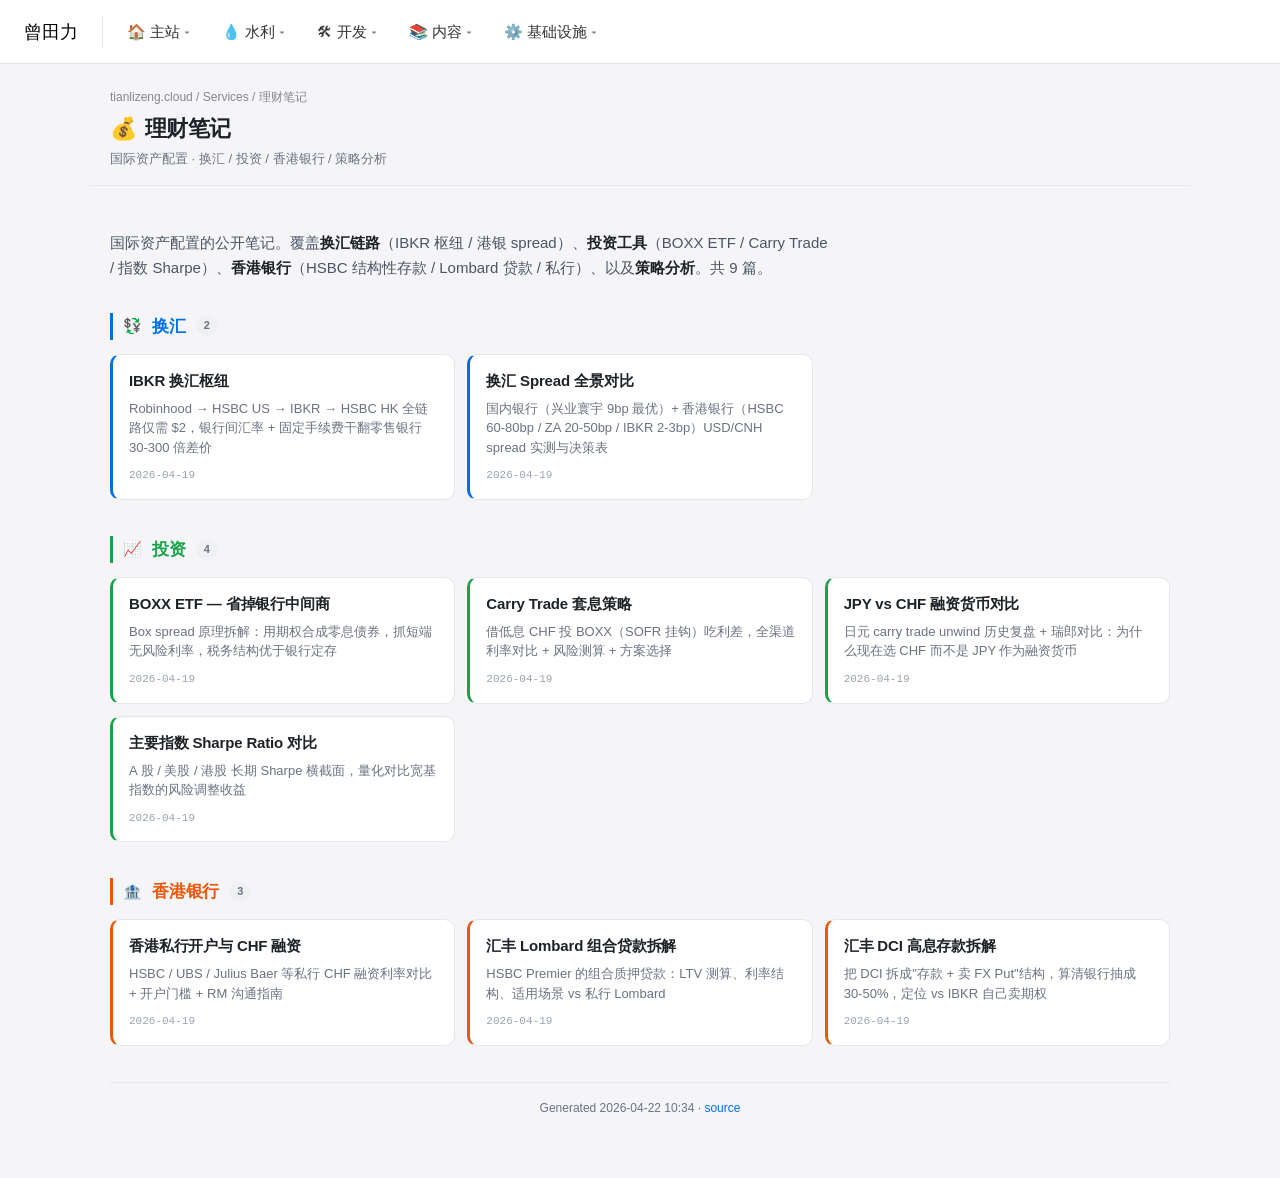
<file: site/index.html>
<!DOCTYPE html>
<html lang="zh-CN">
<head>
<meta charset="utf-8">
<meta name="viewport" content="width=device-width,initial-scale=1">
<title>理财笔记 — tianlizeng.cloud</title>
<meta name="description" content="国际资产配置笔记 · 换汇 / 投资 / 香港银行 / 策略分析">
<style>
/* tianlizeng.cloud 站群统一站内样式 (SSOT)
 * 来源：~/Dev/devtools/lib/templates/site-content.css
 * 编辑这里 → /site-content-refresh 同步到所有消费者站
 * 视觉对标：services 页 (~/Dev/website/components/service-dashboard.tsx)
 */

/* ===== 页面骨架 ===== */
body.tlz-page {
  background: #f5f5f7;
  color: #1d1d1f;
  font-family: -apple-system, BlinkMacSystemFont, 'PingFang SC', 'Helvetica Neue', Helvetica, Arial, sans-serif;
  margin: 0;
}

.tlz-container {
  max-width: 1280px;
  margin: 0 auto;
  padding: 0 24px 48px;
}
@media (min-width: 768px) {
  .tlz-container { padding: 0 32px 48px; }
}

/* ===== Stats bar（统计条，site-header 之下）===== */
.tlz-stats-bar {
  display: flex; flex-wrap: wrap; align-items: center; justify-content: center;
  gap: 16px;
  margin: 24px 0 32px;
  font-size: 14px; color: #86868b;
}
.tlz-stats-bar > * { display: inline-flex; align-items: center; gap: 6px; }
.tlz-stats-bar strong { color: #1d1d1f; font-weight: 500; }

/* ===== Search box ===== */
.tlz-search-wrap {
  position: relative;
  width: 100%; max-width: 448px;
  margin: 0 auto 32px;
}
.tlz-search {
  width: 100%; box-sizing: border-box;
  padding: 10px 16px 10px 40px;
  background: rgba(255,255,255,0.5);
  -webkit-backdrop-filter: blur(20px);
  backdrop-filter: blur(20px);
  border: 1px solid rgba(255,255,255,0.6);
  border-radius: 12px;
  font: 14px/1.4 inherit;
  color: #1d1d1f; outline: none;
  transition: border-color 0.15s, box-shadow 0.15s;
}
.tlz-search:focus {
  border-color: rgba(0,113,227,0.3);
  box-shadow: 0 0 0 3px rgba(0,113,227,0.20);
}
.tlz-search::placeholder { color: rgba(134,134,139,0.6); }

/* ===== Filter buttons ===== */
.tlz-filters { display: flex; flex-wrap: wrap; gap: 8px; justify-content: center; margin-bottom: 24px; }
.tlz-btn {
  padding: 6px 14px;
  background: rgba(255,255,255,0.5);
  -webkit-backdrop-filter: blur(20px);
  backdrop-filter: blur(20px);
  border: 1px solid rgba(255,255,255,0.6);
  border-radius: 999px;
  font: 13px/1 inherit; color: #6b7280;
  cursor: pointer;
  transition: all 0.15s;
}
.tlz-btn:hover { background: rgba(255,255,255,0.7); color: #1d1d1f; }
.tlz-btn.active { background: #1f2328; color: #fff; border-color: #1f2328; }

/* ===== Section（一个分组）===== */
.tlz-section { margin-bottom: 40px; }
.tlz-section-title {
  display: flex; align-items: center; gap: 8px;
  margin-bottom: 16px;
  font-size: 18px; font-weight: 600; color: #1d1d1f;
}
.tlz-section-title .tlz-icon { font-size: 20px; line-height: 1; }
.tlz-section-title .tlz-count { font-size: 12px; color: #86868b; font-weight: 400; margin-left: 4px; }

/* ===== Grid ===== */
.tlz-grid {
  display: grid;
  grid-template-columns: 1fr;
  gap: 8px;
}
@media (min-width: 768px) {
  .tlz-grid { grid-template-columns: 1fr 1fr; }
}

/* ===== Card（玻璃卡片，所有 list item 都用这个）===== */
.tlz-card {
  display: flex; align-items: center; gap: 12px;
  background: rgba(255,255,255,0.5);
  -webkit-backdrop-filter: blur(20px);
  backdrop-filter: blur(20px);
  border: 1px solid rgba(255,255,255,0.6);
  border-radius: 12px;
  padding: 12px 16px;
  text-decoration: none; color: inherit;
  transition: all 0.2s;
}
.tlz-card:hover {
  background: rgba(255,255,255,0.7);
  box-shadow: 0 4px 12px rgba(0,0,0,0.06);
}
.tlz-card-body { min-width: 0; flex: 1; }
.tlz-card-header { display: flex; align-items: center; gap: 8px; }
.tlz-card-name {
  font-size: 14px; font-weight: 500; color: #1d1d1f;
  overflow: hidden; text-overflow: ellipsis; white-space: nowrap;
}
.tlz-card-meta {
  font-size: 10px; color: #86868b;
  font-family: ui-monospace, SFMono-Regular, Menlo, monospace;
  flex-shrink: 0;
}
.tlz-card-desc {
  font-size: 12px; color: #86868b;
  margin-top: 2px;
  overflow: hidden; text-overflow: ellipsis; white-space: nowrap;
}
.tlz-card-tail { display: flex; align-items: center; gap: 8px; flex-shrink: 0; }

/* Card 行式变体（logs 时间线用）*/
.tlz-card--row .tlz-card-body { display: grid; grid-template-columns: 100px 1fr; gap: 12px; align-items: baseline; }
.tlz-card--row .tlz-card-meta { font-size: 12px; }

/* ===== Status dot ===== */
.tlz-dot { width: 10px; height: 10px; border-radius: 50%; flex-shrink: 0; display: inline-block; }
.tlz-dot--ok { background: #34c759; }
.tlz-dot--bad { background: #ff3b30; }
.tlz-dot--warn { background: #ff9500; }
.tlz-dot--unknown { background: #d2d2d7; }

/* ===== Tag chip ===== */
.tlz-tag {
  display: inline-block;
  background: rgba(0,0,0,0.06); color: #495057;
  font-size: 10px; font-weight: 500;
  padding: 1px 7px; border-radius: 4px;
  margin-right: 4px;
}

/* ===== Lock icon (CF Access 标识) ===== */
.tlz-lock {
  display: inline-block; width: 12px; height: 12px;
  vertical-align: middle; opacity: 0.5;
}

/* ===== Footer ===== */
.tlz-footer {
  text-align: center; color: #86868b; font-size: 12px;
  margin-top: 48px; padding: 24px 0;
  border-top: 1px solid rgba(0,0,0,0.05);
}
.tlz-footer a { color: #0071e3; text-decoration: none; }
.tlz-footer a:hover { text-decoration: underline; }

/* ===== Hidden helper ===== */
.tlz-hidden { display: none !important; }


:root{--bg:#f5f5f7;--card:#fff;--border:#e5e7eb;--text:#1f2328;--muted:#6b7280;--accent:#0071E3;}
*{margin:0;padding:0;box-sizing:border-box;}
body{background:var(--bg);color:var(--text);font:400 15px/1.6 -apple-system,BlinkMacSystemFont,'PingFang SC','Helvetica Neue',Helvetica,Arial,sans-serif;min-height:100vh;}
.tlz-container{max-width:1100px;margin:0 auto;padding:24px 20px 60px;}
a{color:var(--accent);}


.intro{max-width:720px;margin:20px 0 32px;color:#4b5563;font-size:15px;line-height:1.7;}
.intro strong{color:#1f2328;}
.group{margin-bottom:36px;}
.group-title{display:flex;align-items:center;gap:10px;margin-bottom:14px;padding-left:10px;border-left:3px solid var(--c);}
.group-title h2{font-size:17px;font-weight:700;letter-spacing:-0.01em;color:var(--c);}
.group-title .count{background:#eef0f2;color:var(--muted);font-size:11px;font-weight:600;padding:1px 8px;border-radius:10px;}
.grid{display:grid;grid-template-columns:repeat(auto-fill,minmax(300px,1fr));gap:12px;}
.card{background:var(--card);border:1px solid var(--border);border-left:3px solid var(--c);border-radius:10px;padding:14px 16px;transition:box-shadow .15s,transform .15s;text-decoration:none;color:inherit;display:flex;flex-direction:column;gap:6px;}
.card:hover{box-shadow:0 6px 16px rgba(0,0,0,.07);transform:translateY(-1px);}
.card .title{font-size:15px;font-weight:600;letter-spacing:-0.01em;color:#1f2328;}
.card .abstract{font-size:13px;color:var(--muted);line-height:1.5;}
.card .meta{font-size:11px;color:#9ca3af;font-family:ui-monospace,monospace;margin-top:auto;padding-top:4px;}
footer{margin-top:36px;padding-top:16px;border-top:1px solid var(--border);text-align:center;color:var(--muted);font-size:12px;}
footer a{text-decoration:none;}

</style>
</head>
<body>
<style>
  /* ============================================================
     Mega Menu · HSBC-style unified light (R7.2)
     - Brand bar 64px · 单色浅灰 panel 全 4 列等宽
     - hover 触发 · 150ms 延迟关闭 · display:none 默认严格隐藏
     - html/body overflow-x:hidden 防横滚兜底
  ============================================================ */

  :root {
    --tlz-bg-panel:       #F5F5F5;
    --tlz-text-primary:   #111111;
    --tlz-text-secondary: #333333;
    --tlz-border-subtle:  #E5E5E5;
    --tlz-border-divider: #E0E0E0;
    --tlz-badge-border:   #BFBFBF;
    --tlz-badge-text:     #6B7177;
    --tlz-accent:         #D40000;
  }

  html, body { overflow-x: hidden; }
  body { padding-top: 64px !important; }

  .tlz-nav-stack {
    position: fixed; top: 0; left: 0; right: 0; z-index: 9999;
    font: 400 15px/1 -apple-system, BlinkMacSystemFont, 'PingFang SC', 'Helvetica Neue', sans-serif;
  }

  /* ===== Brand bar ===== */
  .tlz-nav {
    height: 64px;
    background: #FFFFFF;
    border-bottom: 1px solid var(--tlz-border-subtle);
    display: flex; align-items: center;
  }
  .tlz-nav-inner {
    max-width: 1280px; width: 100%; margin: 0 auto;
    padding: 0 24px; display: flex; align-items: center;
    min-width: 0;
  }
  .tlz-nav-brand {
    font-weight: 500; font-size: 18px; color: #000;
    text-decoration: none; transition: color 0.12s;
    flex-shrink: 0;
  }
  .tlz-nav-brand:hover { color: var(--tlz-accent); }
  .tlz-nav-sep { width: 1px; height: 32px; background: var(--tlz-border-subtle); margin: 0 24px; flex-shrink: 0; }

  .tlz-nav-triggers { display: flex; align-items: center; gap: 32px; flex: 1; min-width: 0; }
  .tlz-nav .mega-trigger {
    background: transparent; border: 0;
    font: inherit; font-size: 15px; font-weight: 400;
    color: var(--tlz-text-secondary);
    padding: 8px 0; cursor: pointer;
    display: inline-flex; align-items: center; gap: 4px;
    transition: color 0.12s; white-space: nowrap;
  }
  .tlz-nav .mega-trigger::after {
    content: "\25be"; font-size: 12px; opacity: 0.6;
    transition: transform 0.18s ease-out;
  }
  .tlz-nav .mega-trigger:hover { color: #000; }
  .tlz-nav .mega-trigger[aria-expanded="true"] { color: #000; font-weight: 500; }
  .tlz-nav .mega-trigger[aria-expanded="true"]::after { transform: rotate(180deg); }
  .tlz-nav .mega-trigger.current { color: #000; font-weight: 500; }

  /* ===== Mega Panel · 默认完全隐藏 ===== */
  .tlz-mega-panel {
    position: fixed; top: 64px; left: 0; right: 0;
    background: var(--tlz-bg-panel);
    display: none;
    max-height: calc(100vh - 64px);
    overflow-y: auto;
    box-shadow: 0 8px 16px -8px rgba(0,0,0,0.08);
  }
  .tlz-mega-panel[data-open="true"] { display: block; }

  /* 内部 max-width 1280px 居中 · 4 列等宽 */
  .tlz-mega-inner {
    max-width: 1280px; width: 100%;
    margin: 0 auto;
    padding: 40px 48px;
    display: grid;
    grid-template-columns: repeat(4, minmax(0, 1fr));
    gap: 0;
    min-height: 320px;
  }

  .tlz-mega-col {
    padding: 0 24px;
    border-right: 1px solid var(--tlz-border-divider);
    min-width: 0;
  }
  .tlz-mega-col:first-child { padding-left: 0; }
  .tlz-mega-col:last-child { border-right: 0; padding-right: 0; }

  /* Group */
  .tlz-mega-group { margin-bottom: 24px; }
  .tlz-mega-group:last-child { margin-bottom: 0; }
  .tlz-mega-group h3 {
    font-size: 15px; font-weight: 600; color: var(--tlz-text-primary);
    margin: 0 0 12px;
  }
  .tlz-mega-group ul { list-style: none; padding: 0; margin: 0; }
  .tlz-mega-group a {
    display: inline-flex; align-items: center; gap: 8px;
    color: var(--tlz-text-secondary); text-decoration: none;
    font-size: 14px; font-weight: 400; line-height: 28px;
    transition: color 0.12s;
  }
  .tlz-mega-group a:hover { color: var(--tlz-accent); }

  /* CF badge（统一浅灰规格） */
  .tlz-mega-group .cf-badge {
    height: 18px; padding: 0 6px;
    display: inline-flex; align-items: center;
    font-size: 10px; font-weight: 500; letter-spacing: 0.05em;
    color: var(--tlz-badge-text);
    background: transparent;
    border: 1px solid var(--tlz-badge-border);
    border-radius: 3px;
    flex-shrink: 0;
  }

  /* Hamburger */
  .tlz-nav-hamburger {
    display: none; background: transparent; border: 0;
    color: var(--tlz-text-secondary); padding: 8px; margin-left: auto;
    cursor: pointer; font-size: 20px;
  }

  /* ===== 响应式 ===== */
  @media (max-width: 1023px) {
    .tlz-mega-inner {
      grid-template-columns: repeat(2, minmax(0, 1fr));
      padding: 32px 24px;
    }
    .tlz-mega-col:nth-child(2n) { border-right: 0; padding-right: 0; }
    .tlz-mega-col:nth-child(n+3) {
      padding-top: 24px; margin-top: 24px;
      border-top: 1px solid var(--tlz-border-divider);
    }
    .tlz-mega-col:nth-child(3) { padding-left: 0; }
  }

  @media (max-width: 768px) {
    body { padding-top: 56px !important; }
    .tlz-nav { height: 56px; }
    .tlz-nav-inner { padding: 0 16px; }
    .tlz-nav-sep { display: none; }
    .tlz-nav-triggers { display: none; }
    .tlz-nav-hamburger { display: inline-flex; }

    .tlz-nav-stack[data-mobile-open="true"] .tlz-nav-triggers {
      display: flex; flex-direction: column; align-items: stretch;
      position: fixed; top: 56px; left: 0; right: 0; bottom: 0;
      background: #FFFFFF;
      padding: 0; gap: 0; overflow-y: auto; z-index: 10000;
    }
    .tlz-nav-stack[data-mobile-open="true"] .mega-trigger {
      width: 100%; justify-content: space-between;
      padding: 16px 20px; border-radius: 0;
      border-bottom: 1px solid var(--tlz-border-subtle);
      font-size: 16px;
    }

    .tlz-mega-panel {
      top: 56px; max-height: calc(100vh - 56px);
      position: static; box-shadow: none;
    }
    .tlz-mega-inner {
      grid-template-columns: 1fr;
      padding: 16px 20px;
    }
    .tlz-mega-col {
      padding: 0 !important;
      border-right: 0 !important;
      border-top: 0 !important;
      margin-top: 16px !important;
    }
    .tlz-mega-col:first-child { margin-top: 0 !important; }
  }
</style>
<div class="tlz-nav-stack" data-mobile-open="false">
<nav class="tlz-nav" aria-label="站群导航"><div class="tlz-nav-inner">
  <a class="tlz-nav-brand" href="https://tianlizeng.cloud/" data-site="home">曾田力</a>
  <div class="tlz-nav-sep" aria-hidden="true"></div>
  <div class="tlz-nav-triggers" role="menubar">
    <button class="mega-trigger" data-cat="home" role="menuitem" aria-haspopup="menu" aria-expanded="false" aria-controls="mega-panel-home">🏠 主站</button>
    <button class="mega-trigger" data-cat="hydro" role="menuitem" aria-haspopup="menu" aria-expanded="false" aria-controls="mega-panel-hydro">💧 水利</button>
    <button class="mega-trigger" data-cat="dev" role="menuitem" aria-haspopup="menu" aria-expanded="false" aria-controls="mega-panel-dev">🛠 开发</button>
    <button class="mega-trigger" data-cat="content" role="menuitem" aria-haspopup="menu" aria-expanded="false" aria-controls="mega-panel-content">📚 内容</button>
    <button class="mega-trigger" data-cat="infra" role="menuitem" aria-haspopup="menu" aria-expanded="false" aria-controls="mega-panel-infra">⚙️ 基础设施</button>
  </div>
  <button class="tlz-nav-hamburger" aria-label="菜单" aria-expanded="false" data-toggle="mobile">☰</button>
</div></nav>
<div class="tlz-mega-panel" data-for="home" id="mega-panel-home" role="menu" aria-label="🏠 主站" data-open="false">
  <div class="tlz-mega-inner">
    <div class="tlz-mega-col">
      <div class="tlz-mega-group">
        <h3>关于</h3>
        <ul>
          <li><a href="https://tianlizeng.cloud/about" role="menuitem"><span>关于我</span></a></li>
          <li><a href="https://tianlizeng.cloud/projects" role="menuitem"><span>作品</span></a></li>
          <li><a href="https://tianlizeng.cloud/research" role="menuitem"><span>研究</span></a></li>
          <li><a href="https://tianlizeng.cloud/blog" role="menuitem"><span>博客</span></a></li>
          <li><a href="https://tianlizeng.cloud/life" role="menuitem"><span>生活</span></a></li>
        </ul>
      </div>
    </div>
    <div class="tlz-mega-col">
      <div class="tlz-mega-group">
        <h3>入口</h3>
        <ul>
          <li><a href="https://tianlizeng.cloud/services" role="menuitem"><span>服务总览</span></a></li>
          <li><a href="https://stack.tianlizeng.cloud" role="menuitem"><span>Stack</span></a></li>
          <li><a href="https://cmds.tianlizeng.cloud" role="menuitem"><span>CC Docs</span><span class="cf-badge">CF</span></a></li>
          <li><a href="https://dashboard.tianlizeng.cloud" role="menuitem"><span>Dashboard</span></a></li>
          <li><a href="https://dashboard.tianlizeng.cloud/auggie" role="menuitem"><span>Auggie</span></a></li>
          <li><a href="https://tianlizeng.cloud/search" role="menuitem"><span>搜索</span></a></li>
        </ul>
      </div>
    </div>
    <div class="tlz-mega-col">
    </div>
    <div class="tlz-mega-col">
    </div>
  </div>
</div>
<div class="tlz-mega-panel" data-for="hydro" id="mega-panel-hydro" role="menu" aria-label="💧 水利" data-open="false">
  <div class="tlz-mega-inner">
    <div class="tlz-mega-col">
      <div class="tlz-mega-group">
        <h3>主平台</h3>
        <ul>
          <li><a href="https://hydro.tianlizeng.cloud" role="menuitem"><span>Hydro Toolkit</span></a></li>
        </ul>
      </div>
    </div>
    <div class="tlz-mega-col">
      <div class="tlz-mega-group">
        <h3>水资源/调度</h3>
        <ul>
          <li><a href="https://hydro-annual.tianlizeng.cloud" role="menuitem"><span>水资源年报</span></a></li>
          <li><a href="https://hydro-reservoir.tianlizeng.cloud" role="menuitem"><span>水库群调度</span></a></li>
          <li><a href="https://hydro-district.tianlizeng.cloud" role="menuitem"><span>河区调度</span></a></li>
        </ul>
      </div>
    </div>
    <div class="tlz-mega-col">
      <div class="tlz-mega-group">
        <h3>评估/编码</h3>
        <ul>
          <li><a href="https://hydro-efficiency.tianlizeng.cloud" role="menuitem"><span>水效评估</span></a></li>
          <li><a href="https://hydro-geocode.tianlizeng.cloud" role="menuitem"><span>地理编码</span></a></li>
          <li><a href="https://hydro-capacity.tianlizeng.cloud" role="menuitem"><span>纳污能力</span></a></li>
        </ul>
      </div>
    </div>
    <div class="tlz-mega-col">
      <div class="tlz-mega-group">
        <h3>风险/降雨</h3>
        <ul>
          <li><a href="https://hydro-risk.tianlizeng.cloud" role="menuitem"><span>风险图数据</span></a></li>
          <li><a href="https://hydro-rainfall.tianlizeng.cloud" role="menuitem"><span>降雨径流</span></a></li>
          <li><a href="https://hydro-irrigation.tianlizeng.cloud" role="menuitem"><span>灌溉需水</span></a></li>
        </ul>
      </div>
    </div>
  </div>
</div>
<div class="tlz-mega-panel" data-for="dev" id="mega-panel-dev" role="menu" aria-label="🛠 开发" data-open="false">
  <div class="tlz-mega-inner">
    <div class="tlz-mega-col">
      <div class="tlz-mega-group">
        <h3>子域服务</h3>
        <ul>
          <li><a href="https://dashboard.tianlizeng.cloud" role="menuitem"><span>Repo Dashboard</span></a></li>
          <li><a href="https://cclog.tianlizeng.cloud" role="menuitem"><span>CC 会话日志</span></a></li>
          <li><a href="https://logs.tianlizeng.cloud" role="menuitem"><span>Logs</span><span class="cf-badge">CF</span></a></li>
          <li><a href="https://dockit.tianlizeng.cloud" role="menuitem"><span>Dockit</span></a></li>
          <li><a href="https://stack.tianlizeng.cloud" role="menuitem"><span>Stack</span><span class="cf-badge">CF</span></a></li>
          <li><a href="https://cmds.tianlizeng.cloud" role="menuitem"><span>CC Docs</span><span class="cf-badge">CF</span></a></li>
          <li><a href="https://playbooks.tianlizeng.cloud" role="menuitem"><span>Playbooks</span><span class="cf-badge">CF</span></a></li>
        </ul>
      </div>
    </div>
    <div class="tlz-mega-col">
      <div class="tlz-mega-group">
        <h3>工具库</h3>
        <ul>
          <li><a href="https://github.com/zengtianli/cc-configs" role="menuitem"><span>cc-configs</span></a></li>
          <li><a href="https://github.com/zengtianli/devtools" role="menuitem"><span>devtools</span></a></li>
          <li><a href="https://github.com/zengtianli/doctools" role="menuitem"><span>doctools</span></a></li>
          <li><a href="https://github.com/zengtianli/mactools" role="menuitem"><span>mactools</span></a></li>
          <li><a href="https://github.com/zengtianli/clashx" role="menuitem"><span>clashx</span></a></li>
        </ul>
      </div>
    </div>
    <div class="tlz-mega-col">
      <div class="tlz-mega-group">
        <h3>Raycast / 配置</h3>
        <ul>
          <li><a href="https://github.com/zengtianli/raycast" role="menuitem"><span>raycast</span></a></li>
          <li><a href="https://github.com/zengtianli/configs" role="menuitem"><span>configs</span></a></li>
        </ul>
      </div>
    </div>
    <div class="tlz-mega-col">
    </div>
  </div>
</div>
<div class="tlz-mega-panel" data-for="content" id="mega-panel-content" role="menu" aria-label="📚 内容" data-open="false">
  <div class="tlz-mega-inner">
    <div class="tlz-mega-col">
      <div class="tlz-mega-group">
        <h3>日志 / 知识</h3>
        <ul>
          <li><a href="https://logs.tianlizeng.cloud" role="menuitem"><span>Logs</span><span class="cf-badge">CF</span></a></li>
          <li><a href="https://docs.tianlizeng.cloud" role="menuitem"><span>知识库</span><span class="cf-badge">CF</span></a></li>
          <li><a href="https://audiobook.tianlizeng.cloud" role="menuitem"><span>有声书</span></a></li>
          <li><a href="https://cclog.tianlizeng.cloud" role="menuitem"><span>CC 会话</span></a></li>
          <li><a href="https://playbooks.tianlizeng.cloud" role="menuitem"><span>Playbooks</span><span class="cf-badge">CF</span></a></li>
        </ul>
      </div>
    </div>
    <div class="tlz-mega-col">
      <div class="tlz-mega-group">
        <h3>投资</h3>
        <ul>
          <li><a href="https://assets.tianlizeng.cloud" role="menuitem"><span>理财笔记</span></a></li>
          <li><a href="https://cc-options.tianlizeng.cloud" role="menuitem"><span>QQQ CC Dashboard</span><span class="cf-badge">CF</span></a></li>
        </ul>
      </div>
    </div>
    <div class="tlz-mega-col">
    </div>
    <div class="tlz-mega-col">
    </div>
  </div>
</div>
<div class="tlz-mega-panel" data-for="infra" id="mega-panel-infra" role="menu" aria-label="⚙️ 基础设施" data-open="false">
  <div class="tlz-mega-inner">
    <div class="tlz-mega-col">
      <div class="tlz-mega-group">
        <h3>监控 / 自动化</h3>
        <ul>
          <li><a href="https://status.tianlizeng.cloud" role="menuitem"><span>Uptime Kuma</span><span class="cf-badge">CF</span></a></li>
          <li><a href="https://n8n.tianlizeng.cloud" role="menuitem"><span>n8n</span><span class="cf-badge">CF</span></a></li>
        </ul>
      </div>
    </div>
    <div class="tlz-mega-col">
      <div class="tlz-mega-group">
        <h3>代理</h3>
        <ul>
          <li><a href="https://proxy.tianlizeng.cloud" role="menuitem"><span>OAuth Proxy</span><span class="cf-badge">CF</span></a></li>
          <li><a href="https://panel.tianlizeng.cloud" role="menuitem"><span>Marzban</span></a></li>
          <li><a href="https://sub.tianlizeng.cloud" role="menuitem"><span>Marzban 订阅</span></a></li>
        </ul>
      </div>
    </div>
    <div class="tlz-mega-col">
      <div class="tlz-mega-group">
        <h3>WEBHOOK</h3>
        <ul>
          <li><a href="https://webhook.tianlizeng.cloud" role="menuitem"><span>Webhook</span></a></li>
        </ul>
      </div>
    </div>
    <div class="tlz-mega-col">
    </div>
  </div>
</div>
</div>
<script>(function(){
  var stack=document.querySelector('.tlz-nav-stack');
  if(!stack)return;
  var triggers=stack.querySelectorAll('.mega-trigger');
  var panels=stack.querySelectorAll('.tlz-mega-panel');
  var hamburger=stack.querySelector('.tlz-nav-hamburger');
  var activeKey=null,hideTimer=null;
  function hideAll(){
    panels.forEach(function(p){p.setAttribute('data-open','false');});
    triggers.forEach(function(t){t.setAttribute('aria-expanded','false');});
    activeKey=null;
  }
  function show(k){
    if(hideTimer){clearTimeout(hideTimer);hideTimer=null;}
    if(activeKey===k)return;
    hideAll();
    var t=stack.querySelector('.mega-trigger[data-cat="'+k+'"]');
    var p=stack.querySelector('.tlz-mega-panel[data-for="'+k+'"]');
    if(!t||!p)return;
    t.setAttribute('aria-expanded','true');
    p.setAttribute('data-open','true');
    activeKey=k;
  }
  function schedHide(){if(hideTimer)clearTimeout(hideTimer);hideTimer=setTimeout(hideAll,160);}
  triggers.forEach(function(t){
    var k=t.getAttribute('data-cat');
    t.addEventListener('mouseenter',function(){show(k);});
    t.addEventListener('click',function(e){e.preventDefault();if(activeKey===k)hideAll();else show(k);});
    t.addEventListener('mouseleave',schedHide);
  });
  panels.forEach(function(p){
    p.addEventListener('mouseenter',function(){if(hideTimer){clearTimeout(hideTimer);hideTimer=null;}});
    p.addEventListener('mouseleave',schedHide);
  });
  document.addEventListener('click',function(e){if(!stack.contains(e.target))hideAll();});
  document.addEventListener('keydown',function(e){if(e.key==='Escape')hideAll();});
  if(hamburger){
    hamburger.addEventListener('click',function(){
      var open=stack.getAttribute('data-mobile-open')==='true';
      stack.setAttribute('data-mobile-open',open?'false':'true');
      hamburger.setAttribute('aria-expanded',open?'false':'true');
      if(open)hideAll();
    });
  }
  // current highlight
  var host=location.hostname;
  var noCur=["hammerspoon.tianlizeng.cloud", "audiobook.tianlizeng.cloud", "auggie.tianlizeng.cloud", "proxy.tianlizeng.cloud"];
  var hostMap={"stack.tianlizeng.cloud": "home", "cmds.tianlizeng.cloud": "home", "dashboard.tianlizeng.cloud": "dev", "logs.tianlizeng.cloud": "content", "docs.tianlizeng.cloud": "content", "audiobook.tianlizeng.cloud": "content", "cclog.tianlizeng.cloud": "content", "playbooks.tianlizeng.cloud": "content", "cc-options.tianlizeng.cloud": "content", "assets.tianlizeng.cloud": "content", "status.tianlizeng.cloud": "infra", "n8n.tianlizeng.cloud": "infra", "panel.tianlizeng.cloud": "infra", "sub.tianlizeng.cloud": "infra", "webhook.tianlizeng.cloud": "infra"};
  var curKey=null;
  if(noCur.indexOf(host)===-1){
    curKey=hostMap[host]||null;
    if(!curKey && (host==='hydro.tianlizeng.cloud' || host.indexOf('hydro-')===0)) curKey='hydro';
    if(!curKey && host==='tianlizeng.cloud') curKey='home';
  }
  if(curKey){
    var t=stack.querySelector('.mega-trigger[data-cat="'+curKey+'"]');
    if(t)t.classList.add('current');
  }
})();</script>

<style>
  .tlz-site-header {
    max-width: 1100px; margin: 0 auto; padding: 24px 20px 16px;
    border-bottom: 1px solid rgba(0,0,0,0.05);
    font: 400 14px/1.5 -apple-system, BlinkMacSystemFont, 'PingFang SC', Helvetica, sans-serif;
  }
  .tlz-site-header .tlz-crumb {
    font-size: 12px; color: #86868b; margin-bottom: 6px;
  }
  .tlz-site-header .tlz-crumb a {
    color: #86868b; text-decoration: none;
  }
  .tlz-site-header .tlz-crumb a:hover { color: #0071E3; }
  .tlz-site-header h1 {
    font-size: 22px; font-weight: 700; letter-spacing: -0.02em;
    color: #1f2328; margin: 0;
  }
  .tlz-site-header h1 .tlz-icon { margin-right: 8px; }
  .tlz-site-header .tlz-tagline {
    font-size: 13px; color: #6b7280; margin: 4px 0 0;
  }
</style>
<header class="tlz-site-header">
  <div class="tlz-crumb"><a href="https://tianlizeng.cloud/">tianlizeng.cloud</a> / <a href="https://tianlizeng.cloud/services">Services</a> / <span>理财笔记</span></div>
  <h1><span class="tlz-icon">💰</span>理财笔记</h1>
  <p class="tlz-tagline">国际资产配置 · 换汇 / 投资 / 香港银行 / 策略分析</p>
</header>

<div class="tlz-container">
  <p class="intro">国际资产配置的公开笔记。覆盖<strong>换汇链路</strong>（IBKR 枢纽 / 港银 spread）、<strong>投资工具</strong>（BOXX ETF / Carry Trade / 指数 Sharpe）、<strong>香港银行</strong>（HSBC 结构性存款 / Lombard 贷款 / 私行）、以及<strong>策略分析</strong>。共 9 篇。</p>
  <section class="group" style="--c:#0071E3">
  <div class="group-title"><span>💱</span><h2>换汇</h2><span class="count">2</span></div>
  <div class="grid"><a class="card" href="ibkr-forex/" style="--c:#0071E3">
  <div class="title">IBKR 换汇枢纽</div>
  <div class="abstract">Robinhood → HSBC US → IBKR → HSBC HK 全链路仅需 $2，银行间汇率 + 固定手续费干翻零售银行 30-300 倍差价</div>
  <div class="meta">2026-04-19</div>
</a>
<a class="card" href="forex-spread/" style="--c:#0071E3">
  <div class="title">换汇 Spread 全景对比</div>
  <div class="abstract">国内银行（兴业寰宇 9bp 最优）+ 香港银行（HSBC 60-80bp / ZA 20-50bp / IBKR 2-3bp）USD/CNH spread 实测与决策表</div>
  <div class="meta">2026-04-19</div>
</a></div>
</section>
<section class="group" style="--c:#16a34a">
  <div class="group-title"><span>📈</span><h2>投资</h2><span class="count">4</span></div>
  <div class="grid"><a class="card" href="boxx-etf/" style="--c:#16a34a">
  <div class="title">BOXX ETF — 省掉银行中间商</div>
  <div class="abstract">Box spread 原理拆解：用期权合成零息债券，抓短端无风险利率，税务结构优于银行定存</div>
  <div class="meta">2026-04-19</div>
</a>
<a class="card" href="carry-trade/" style="--c:#16a34a">
  <div class="title">Carry Trade 套息策略</div>
  <div class="abstract">借低息 CHF 投 BOXX（SOFR 挂钩）吃利差，全渠道利率对比 + 风险测算 + 方案选择</div>
  <div class="meta">2026-04-19</div>
</a>
<a class="card" href="carry-trade-jpy-vs-chf-research/" style="--c:#16a34a">
  <div class="title">JPY vs CHF 融资货币对比</div>
  <div class="abstract">日元 carry trade unwind 历史复盘 + 瑞郎对比：为什么现在选 CHF 而不是 JPY 作为融资货币</div>
  <div class="meta">2026-04-19</div>
</a>
<a class="card" href="index-sharpe/" style="--c:#16a34a">
  <div class="title">主要指数 Sharpe Ratio 对比</div>
  <div class="abstract">A 股 / 美股 / 港股 长期 Sharpe 横截面，量化对比宽基指数的风险调整收益</div>
  <div class="meta">2026-04-19</div>
</a></div>
</section>
<section class="group" style="--c:#ea580c">
  <div class="group-title"><span>🏦</span><h2>香港银行</h2><span class="count">3</span></div>
  <div class="grid"><a class="card" href="private-banking/" style="--c:#ea580c">
  <div class="title">香港私行开户与 CHF 融资</div>
  <div class="abstract">HSBC / UBS / Julius Baer 等私行 CHF 融资利率对比 + 开户门槛 + RM 沟通指南</div>
  <div class="meta">2026-04-19</div>
</a>
<a class="card" href="hsbc-lombard/" style="--c:#ea580c">
  <div class="title">汇丰 Lombard 组合贷款拆解</div>
  <div class="abstract">HSBC Premier 的组合质押贷款：LTV 测算、利率结构、适用场景 vs 私行 Lombard</div>
  <div class="meta">2026-04-19</div>
</a>
<a class="card" href="hsbc-dci/" style="--c:#ea580c">
  <div class="title">汇丰 DCI 高息存款拆解</div>
  <div class="abstract">把 DCI 拆成&quot;存款 + 卖 FX Put&quot;结构，算清银行抽成 30-50%，定位 vs IBKR 自己卖期权</div>
  <div class="meta">2026-04-19</div>
</a></div>
</section>
  <footer>Generated 2026-04-22 10:34 · <a href="https://github.com/zengtianli/assets">source</a></footer>
</div>
</body>
</html>
</file>
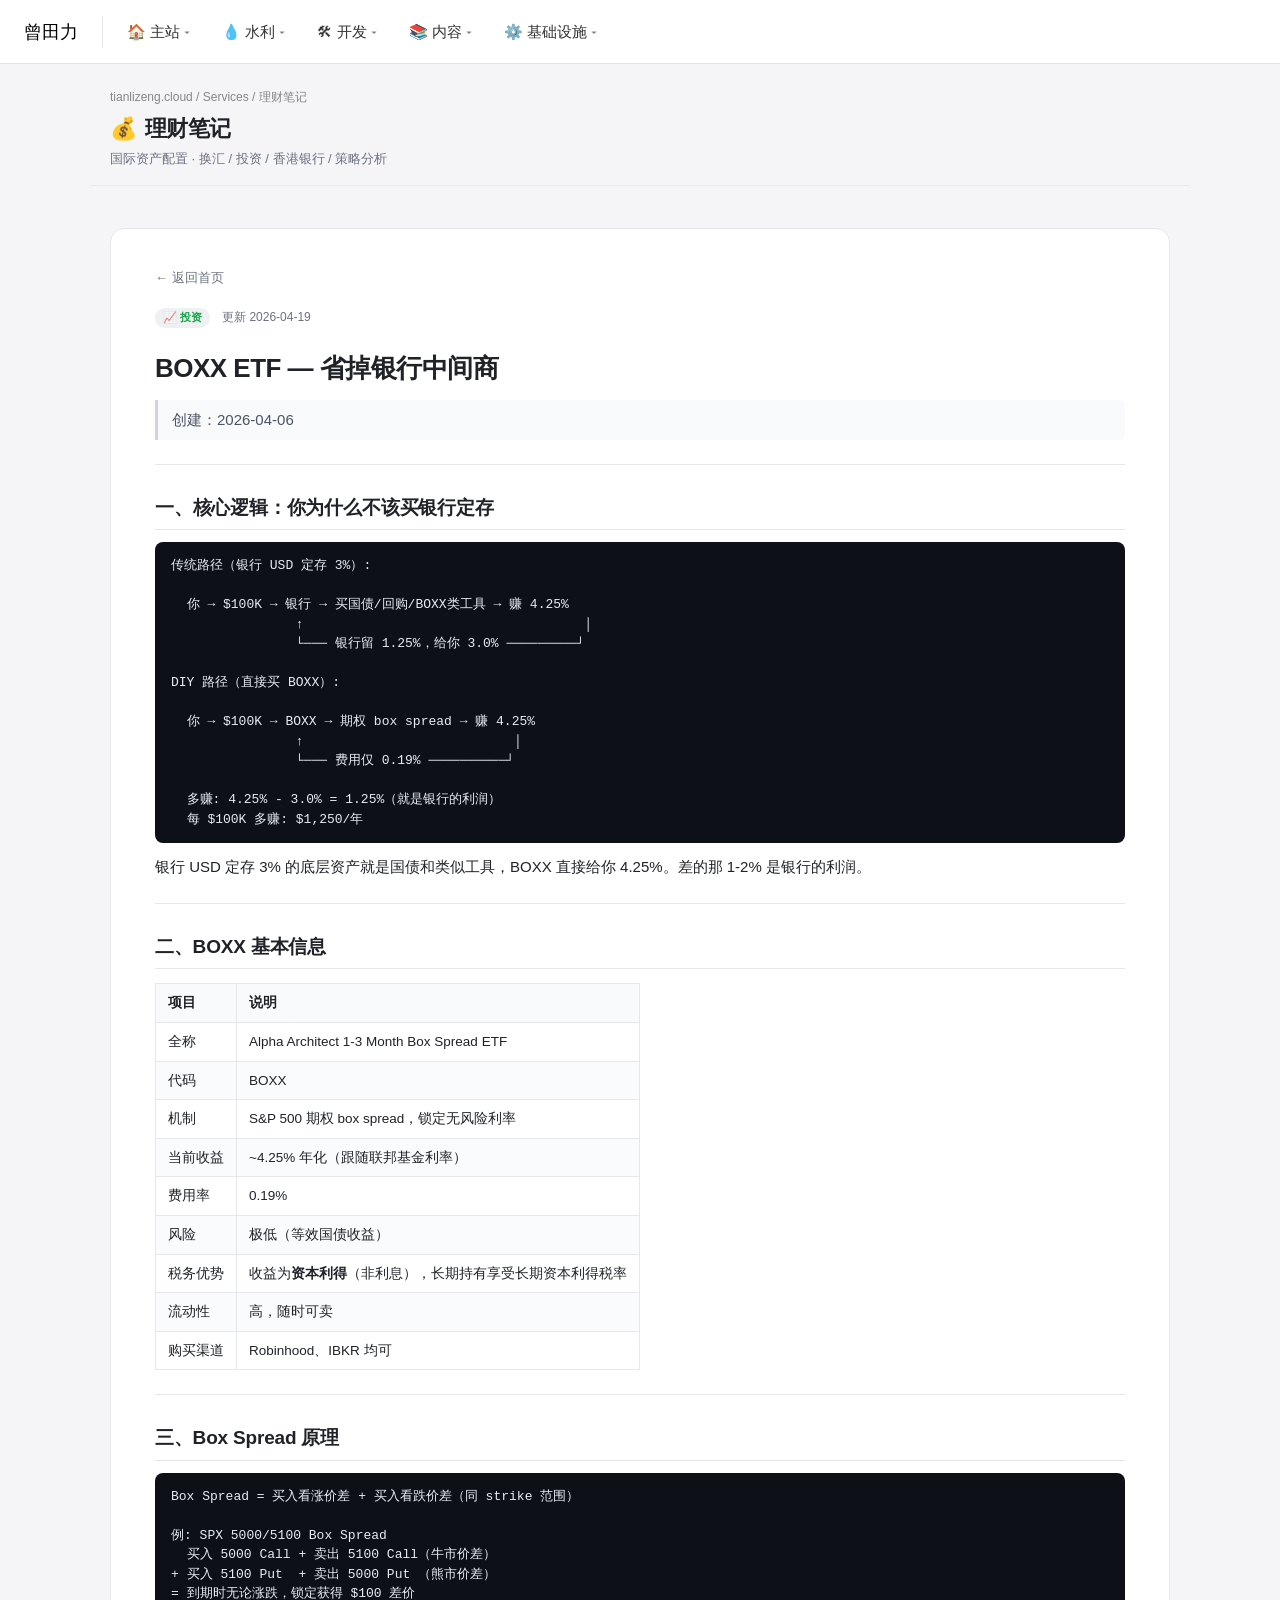
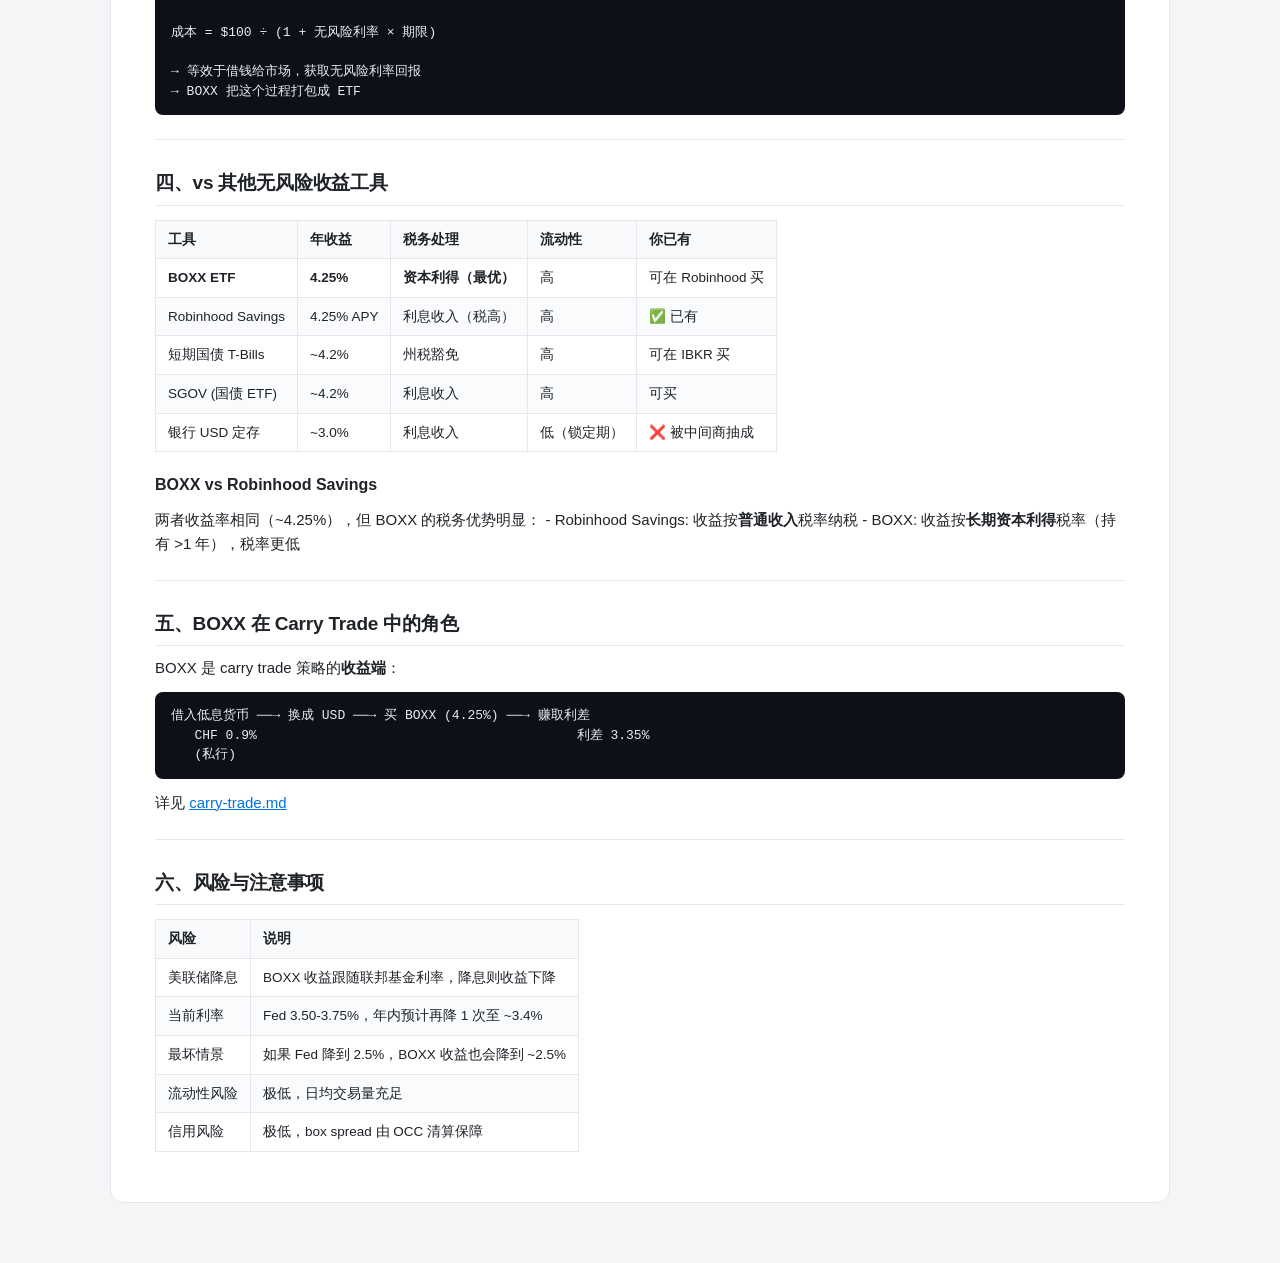
<file: site/boxx-etf/index.html>
<!DOCTYPE html>
<html lang="zh-CN">
<head>
<meta charset="utf-8">
<meta name="viewport" content="width=device-width,initial-scale=1">
<title>BOXX ETF — 省掉银行中间商 — 理财笔记</title>
<meta name="description" content="Box spread 原理拆解：用期权合成零息债券，抓短端无风险利率，税务结构优于银行定存">
<style>
/* tianlizeng.cloud 站群统一站内样式 (SSOT)
 * 来源：~/Dev/devtools/lib/templates/site-content.css
 * 编辑这里 → /site-content-refresh 同步到所有消费者站
 * 视觉对标：services 页 (~/Dev/website/components/service-dashboard.tsx)
 */

/* ===== 页面骨架 ===== */
body.tlz-page {
  background: #f5f5f7;
  color: #1d1d1f;
  font-family: -apple-system, BlinkMacSystemFont, 'PingFang SC', 'Helvetica Neue', Helvetica, Arial, sans-serif;
  margin: 0;
}

.tlz-container {
  max-width: 1280px;
  margin: 0 auto;
  padding: 0 24px 48px;
}
@media (min-width: 768px) {
  .tlz-container { padding: 0 32px 48px; }
}

/* ===== Stats bar（统计条，site-header 之下）===== */
.tlz-stats-bar {
  display: flex; flex-wrap: wrap; align-items: center; justify-content: center;
  gap: 16px;
  margin: 24px 0 32px;
  font-size: 14px; color: #86868b;
}
.tlz-stats-bar > * { display: inline-flex; align-items: center; gap: 6px; }
.tlz-stats-bar strong { color: #1d1d1f; font-weight: 500; }

/* ===== Search box ===== */
.tlz-search-wrap {
  position: relative;
  width: 100%; max-width: 448px;
  margin: 0 auto 32px;
}
.tlz-search {
  width: 100%; box-sizing: border-box;
  padding: 10px 16px 10px 40px;
  background: rgba(255,255,255,0.5);
  -webkit-backdrop-filter: blur(20px);
  backdrop-filter: blur(20px);
  border: 1px solid rgba(255,255,255,0.6);
  border-radius: 12px;
  font: 14px/1.4 inherit;
  color: #1d1d1f; outline: none;
  transition: border-color 0.15s, box-shadow 0.15s;
}
.tlz-search:focus {
  border-color: rgba(0,113,227,0.3);
  box-shadow: 0 0 0 3px rgba(0,113,227,0.20);
}
.tlz-search::placeholder { color: rgba(134,134,139,0.6); }

/* ===== Filter buttons ===== */
.tlz-filters { display: flex; flex-wrap: wrap; gap: 8px; justify-content: center; margin-bottom: 24px; }
.tlz-btn {
  padding: 6px 14px;
  background: rgba(255,255,255,0.5);
  -webkit-backdrop-filter: blur(20px);
  backdrop-filter: blur(20px);
  border: 1px solid rgba(255,255,255,0.6);
  border-radius: 999px;
  font: 13px/1 inherit; color: #6b7280;
  cursor: pointer;
  transition: all 0.15s;
}
.tlz-btn:hover { background: rgba(255,255,255,0.7); color: #1d1d1f; }
.tlz-btn.active { background: #1f2328; color: #fff; border-color: #1f2328; }

/* ===== Section（一个分组）===== */
.tlz-section { margin-bottom: 40px; }
.tlz-section-title {
  display: flex; align-items: center; gap: 8px;
  margin-bottom: 16px;
  font-size: 18px; font-weight: 600; color: #1d1d1f;
}
.tlz-section-title .tlz-icon { font-size: 20px; line-height: 1; }
.tlz-section-title .tlz-count { font-size: 12px; color: #86868b; font-weight: 400; margin-left: 4px; }

/* ===== Grid ===== */
.tlz-grid {
  display: grid;
  grid-template-columns: 1fr;
  gap: 8px;
}
@media (min-width: 768px) {
  .tlz-grid { grid-template-columns: 1fr 1fr; }
}

/* ===== Card（玻璃卡片，所有 list item 都用这个）===== */
.tlz-card {
  display: flex; align-items: center; gap: 12px;
  background: rgba(255,255,255,0.5);
  -webkit-backdrop-filter: blur(20px);
  backdrop-filter: blur(20px);
  border: 1px solid rgba(255,255,255,0.6);
  border-radius: 12px;
  padding: 12px 16px;
  text-decoration: none; color: inherit;
  transition: all 0.2s;
}
.tlz-card:hover {
  background: rgba(255,255,255,0.7);
  box-shadow: 0 4px 12px rgba(0,0,0,0.06);
}
.tlz-card-body { min-width: 0; flex: 1; }
.tlz-card-header { display: flex; align-items: center; gap: 8px; }
.tlz-card-name {
  font-size: 14px; font-weight: 500; color: #1d1d1f;
  overflow: hidden; text-overflow: ellipsis; white-space: nowrap;
}
.tlz-card-meta {
  font-size: 10px; color: #86868b;
  font-family: ui-monospace, SFMono-Regular, Menlo, monospace;
  flex-shrink: 0;
}
.tlz-card-desc {
  font-size: 12px; color: #86868b;
  margin-top: 2px;
  overflow: hidden; text-overflow: ellipsis; white-space: nowrap;
}
.tlz-card-tail { display: flex; align-items: center; gap: 8px; flex-shrink: 0; }

/* Card 行式变体（logs 时间线用）*/
.tlz-card--row .tlz-card-body { display: grid; grid-template-columns: 100px 1fr; gap: 12px; align-items: baseline; }
.tlz-card--row .tlz-card-meta { font-size: 12px; }

/* ===== Status dot ===== */
.tlz-dot { width: 10px; height: 10px; border-radius: 50%; flex-shrink: 0; display: inline-block; }
.tlz-dot--ok { background: #34c759; }
.tlz-dot--bad { background: #ff3b30; }
.tlz-dot--warn { background: #ff9500; }
.tlz-dot--unknown { background: #d2d2d7; }

/* ===== Tag chip ===== */
.tlz-tag {
  display: inline-block;
  background: rgba(0,0,0,0.06); color: #495057;
  font-size: 10px; font-weight: 500;
  padding: 1px 7px; border-radius: 4px;
  margin-right: 4px;
}

/* ===== Lock icon (CF Access 标识) ===== */
.tlz-lock {
  display: inline-block; width: 12px; height: 12px;
  vertical-align: middle; opacity: 0.5;
}

/* ===== Footer ===== */
.tlz-footer {
  text-align: center; color: #86868b; font-size: 12px;
  margin-top: 48px; padding: 24px 0;
  border-top: 1px solid rgba(0,0,0,0.05);
}
.tlz-footer a { color: #0071e3; text-decoration: none; }
.tlz-footer a:hover { text-decoration: underline; }

/* ===== Hidden helper ===== */
.tlz-hidden { display: none !important; }


:root{--bg:#f5f5f7;--card:#fff;--border:#e5e7eb;--text:#1f2328;--muted:#6b7280;--accent:#0071E3;}
*{margin:0;padding:0;box-sizing:border-box;}
body{background:var(--bg);color:var(--text);font:400 15px/1.6 -apple-system,BlinkMacSystemFont,'PingFang SC','Helvetica Neue',Helvetica,Arial,sans-serif;min-height:100vh;}
.tlz-container{max-width:1100px;margin:0 auto;padding:24px 20px 60px;}
a{color:var(--accent);}


.article{background:var(--card);border:1px solid var(--border);border-radius:14px;padding:36px 44px;margin-top:18px;}
.article .back{display:inline-block;color:var(--muted);font-size:13px;text-decoration:none;margin-bottom:20px;}
.article .back:hover{color:var(--accent);}
.article .meta-row{color:var(--muted);font-size:12px;margin-bottom:24px;display:flex;gap:12px;flex-wrap:wrap;}
.article .meta-row .group-chip{background:#eef0f2;color:var(--c);padding:1px 8px;border-radius:10px;font-weight:600;font-size:11px;}
.article h1{font-size:26px;font-weight:700;letter-spacing:-0.02em;color:#1f2328;margin:0 0 14px;line-height:1.3;}
.article h2{font-size:19px;font-weight:700;letter-spacing:-0.01em;margin:28px 0 10px;color:#1f2328;border-bottom:1px solid var(--border);padding-bottom:6px;}
.article h3{font-size:16px;font-weight:600;margin:20px 0 8px;color:#1f2328;}
.article h4{font-size:14px;font-weight:600;margin:14px 0 6px;color:#374151;}
.article p{margin:10px 0;}
.article ul,.article ol{margin:8px 0 12px 22px;}
.article li{margin:3px 0;}
.article code{background:#f1f3f5;color:#d6336c;font-family:ui-monospace,SFMono-Regular,monospace;font-size:13px;padding:1px 5px;border-radius:4px;}
.article pre{background:#0d1117;color:#e6edf3;padding:14px 16px;border-radius:8px;overflow-x:auto;font-size:13px;line-height:1.5;margin:12px 0;}
.article pre code{background:transparent;color:inherit;padding:0;font-size:13px;}
.article blockquote{border-left:3px solid #d1d5db;padding:4px 14px;margin:12px 0;color:#4b5563;background:#f9fafb;border-radius:0 6px 6px 0;}
.article blockquote p{margin:4px 0;}
.article table{border-collapse:collapse;margin:14px 0;font-size:13.5px;display:block;overflow-x:auto;max-width:100%;}
.article table thead{background:#f9fafb;}
.article th,.article td{border:1px solid var(--border);padding:8px 12px;text-align:left;}
.article th{font-weight:600;color:#1f2328;}
.article tr:nth-child(even) td{background:#fafbfc;}
.article hr{border:none;border-top:1px solid var(--border);margin:24px 0;}
.article a{color:var(--accent);}
.article img{max-width:100%;border-radius:8px;margin:12px 0;}
@media(max-width:640px){.article{padding:24px 20px;}.article h1{font-size:22px;}}

:root { --c: #16a34a; }
</style>
</head>
<body>
<style>
  /* ============================================================
     Mega Menu · HSBC-style unified light (R7.2)
     - Brand bar 64px · 单色浅灰 panel 全 4 列等宽
     - hover 触发 · 150ms 延迟关闭 · display:none 默认严格隐藏
     - html/body overflow-x:hidden 防横滚兜底
  ============================================================ */

  :root {
    --tlz-bg-panel:       #F5F5F5;
    --tlz-text-primary:   #111111;
    --tlz-text-secondary: #333333;
    --tlz-border-subtle:  #E5E5E5;
    --tlz-border-divider: #E0E0E0;
    --tlz-badge-border:   #BFBFBF;
    --tlz-badge-text:     #6B7177;
    --tlz-accent:         #D40000;
  }

  html, body { overflow-x: hidden; }
  body { padding-top: 64px !important; }

  .tlz-nav-stack {
    position: fixed; top: 0; left: 0; right: 0; z-index: 9999;
    font: 400 15px/1 -apple-system, BlinkMacSystemFont, 'PingFang SC', 'Helvetica Neue', sans-serif;
  }

  /* ===== Brand bar ===== */
  .tlz-nav {
    height: 64px;
    background: #FFFFFF;
    border-bottom: 1px solid var(--tlz-border-subtle);
    display: flex; align-items: center;
  }
  .tlz-nav-inner {
    max-width: 1280px; width: 100%; margin: 0 auto;
    padding: 0 24px; display: flex; align-items: center;
    min-width: 0;
  }
  .tlz-nav-brand {
    font-weight: 500; font-size: 18px; color: #000;
    text-decoration: none; transition: color 0.12s;
    flex-shrink: 0;
  }
  .tlz-nav-brand:hover { color: var(--tlz-accent); }
  .tlz-nav-sep { width: 1px; height: 32px; background: var(--tlz-border-subtle); margin: 0 24px; flex-shrink: 0; }

  .tlz-nav-triggers { display: flex; align-items: center; gap: 32px; flex: 1; min-width: 0; }
  .tlz-nav .mega-trigger {
    background: transparent; border: 0;
    font: inherit; font-size: 15px; font-weight: 400;
    color: var(--tlz-text-secondary);
    padding: 8px 0; cursor: pointer;
    display: inline-flex; align-items: center; gap: 4px;
    transition: color 0.12s; white-space: nowrap;
  }
  .tlz-nav .mega-trigger::after {
    content: "\25be"; font-size: 12px; opacity: 0.6;
    transition: transform 0.18s ease-out;
  }
  .tlz-nav .mega-trigger:hover { color: #000; }
  .tlz-nav .mega-trigger[aria-expanded="true"] { color: #000; font-weight: 500; }
  .tlz-nav .mega-trigger[aria-expanded="true"]::after { transform: rotate(180deg); }
  .tlz-nav .mega-trigger.current { color: #000; font-weight: 500; }

  /* ===== Mega Panel · 默认完全隐藏 ===== */
  .tlz-mega-panel {
    position: fixed; top: 64px; left: 0; right: 0;
    background: var(--tlz-bg-panel);
    display: none;
    max-height: calc(100vh - 64px);
    overflow-y: auto;
    box-shadow: 0 8px 16px -8px rgba(0,0,0,0.08);
  }
  .tlz-mega-panel[data-open="true"] { display: block; }

  /* 内部 max-width 1280px 居中 · 4 列等宽 */
  .tlz-mega-inner {
    max-width: 1280px; width: 100%;
    margin: 0 auto;
    padding: 40px 48px;
    display: grid;
    grid-template-columns: repeat(4, minmax(0, 1fr));
    gap: 0;
    min-height: 320px;
  }

  .tlz-mega-col {
    padding: 0 24px;
    border-right: 1px solid var(--tlz-border-divider);
    min-width: 0;
  }
  .tlz-mega-col:first-child { padding-left: 0; }
  .tlz-mega-col:last-child { border-right: 0; padding-right: 0; }

  /* Group */
  .tlz-mega-group { margin-bottom: 24px; }
  .tlz-mega-group:last-child { margin-bottom: 0; }
  .tlz-mega-group h3 {
    font-size: 15px; font-weight: 600; color: var(--tlz-text-primary);
    margin: 0 0 12px;
  }
  .tlz-mega-group ul { list-style: none; padding: 0; margin: 0; }
  .tlz-mega-group a {
    display: inline-flex; align-items: center; gap: 8px;
    color: var(--tlz-text-secondary); text-decoration: none;
    font-size: 14px; font-weight: 400; line-height: 28px;
    transition: color 0.12s;
  }
  .tlz-mega-group a:hover { color: var(--tlz-accent); }

  /* CF badge（统一浅灰规格） */
  .tlz-mega-group .cf-badge {
    height: 18px; padding: 0 6px;
    display: inline-flex; align-items: center;
    font-size: 10px; font-weight: 500; letter-spacing: 0.05em;
    color: var(--tlz-badge-text);
    background: transparent;
    border: 1px solid var(--tlz-badge-border);
    border-radius: 3px;
    flex-shrink: 0;
  }

  /* Hamburger */
  .tlz-nav-hamburger {
    display: none; background: transparent; border: 0;
    color: var(--tlz-text-secondary); padding: 8px; margin-left: auto;
    cursor: pointer; font-size: 20px;
  }

  /* ===== 响应式 ===== */
  @media (max-width: 1023px) {
    .tlz-mega-inner {
      grid-template-columns: repeat(2, minmax(0, 1fr));
      padding: 32px 24px;
    }
    .tlz-mega-col:nth-child(2n) { border-right: 0; padding-right: 0; }
    .tlz-mega-col:nth-child(n+3) {
      padding-top: 24px; margin-top: 24px;
      border-top: 1px solid var(--tlz-border-divider);
    }
    .tlz-mega-col:nth-child(3) { padding-left: 0; }
  }

  @media (max-width: 768px) {
    body { padding-top: 56px !important; }
    .tlz-nav { height: 56px; }
    .tlz-nav-inner { padding: 0 16px; }
    .tlz-nav-sep { display: none; }
    .tlz-nav-triggers { display: none; }
    .tlz-nav-hamburger { display: inline-flex; }

    .tlz-nav-stack[data-mobile-open="true"] .tlz-nav-triggers {
      display: flex; flex-direction: column; align-items: stretch;
      position: fixed; top: 56px; left: 0; right: 0; bottom: 0;
      background: #FFFFFF;
      padding: 0; gap: 0; overflow-y: auto; z-index: 10000;
    }
    .tlz-nav-stack[data-mobile-open="true"] .mega-trigger {
      width: 100%; justify-content: space-between;
      padding: 16px 20px; border-radius: 0;
      border-bottom: 1px solid var(--tlz-border-subtle);
      font-size: 16px;
    }

    .tlz-mega-panel {
      top: 56px; max-height: calc(100vh - 56px);
      position: static; box-shadow: none;
    }
    .tlz-mega-inner {
      grid-template-columns: 1fr;
      padding: 16px 20px;
    }
    .tlz-mega-col {
      padding: 0 !important;
      border-right: 0 !important;
      border-top: 0 !important;
      margin-top: 16px !important;
    }
    .tlz-mega-col:first-child { margin-top: 0 !important; }
  }
</style>
<div class="tlz-nav-stack" data-mobile-open="false">
<nav class="tlz-nav" aria-label="站群导航"><div class="tlz-nav-inner">
  <a class="tlz-nav-brand" href="https://tianlizeng.cloud/" data-site="home">曾田力</a>
  <div class="tlz-nav-sep" aria-hidden="true"></div>
  <div class="tlz-nav-triggers" role="menubar">
    <button class="mega-trigger" data-cat="home" role="menuitem" aria-haspopup="menu" aria-expanded="false" aria-controls="mega-panel-home">🏠 主站</button>
    <button class="mega-trigger" data-cat="hydro" role="menuitem" aria-haspopup="menu" aria-expanded="false" aria-controls="mega-panel-hydro">💧 水利</button>
    <button class="mega-trigger" data-cat="dev" role="menuitem" aria-haspopup="menu" aria-expanded="false" aria-controls="mega-panel-dev">🛠 开发</button>
    <button class="mega-trigger" data-cat="content" role="menuitem" aria-haspopup="menu" aria-expanded="false" aria-controls="mega-panel-content">📚 内容</button>
    <button class="mega-trigger" data-cat="infra" role="menuitem" aria-haspopup="menu" aria-expanded="false" aria-controls="mega-panel-infra">⚙️ 基础设施</button>
  </div>
  <button class="tlz-nav-hamburger" aria-label="菜单" aria-expanded="false" data-toggle="mobile">☰</button>
</div></nav>
<div class="tlz-mega-panel" data-for="home" id="mega-panel-home" role="menu" aria-label="🏠 主站" data-open="false">
  <div class="tlz-mega-inner">
    <div class="tlz-mega-col">
      <div class="tlz-mega-group">
        <h3>关于</h3>
        <ul>
          <li><a href="https://tianlizeng.cloud/about" role="menuitem"><span>关于我</span></a></li>
          <li><a href="https://tianlizeng.cloud/projects" role="menuitem"><span>作品</span></a></li>
          <li><a href="https://tianlizeng.cloud/research" role="menuitem"><span>研究</span></a></li>
          <li><a href="https://tianlizeng.cloud/blog" role="menuitem"><span>博客</span></a></li>
          <li><a href="https://tianlizeng.cloud/life" role="menuitem"><span>生活</span></a></li>
        </ul>
      </div>
    </div>
    <div class="tlz-mega-col">
      <div class="tlz-mega-group">
        <h3>入口</h3>
        <ul>
          <li><a href="https://tianlizeng.cloud/services" role="menuitem"><span>服务总览</span></a></li>
          <li><a href="https://stack.tianlizeng.cloud" role="menuitem"><span>Stack</span></a></li>
          <li><a href="https://cmds.tianlizeng.cloud" role="menuitem"><span>CC Docs</span><span class="cf-badge">CF</span></a></li>
          <li><a href="https://dashboard.tianlizeng.cloud" role="menuitem"><span>Dashboard</span></a></li>
          <li><a href="https://dashboard.tianlizeng.cloud/auggie" role="menuitem"><span>Auggie</span></a></li>
          <li><a href="https://tianlizeng.cloud/search" role="menuitem"><span>搜索</span></a></li>
        </ul>
      </div>
    </div>
    <div class="tlz-mega-col">
    </div>
    <div class="tlz-mega-col">
    </div>
  </div>
</div>
<div class="tlz-mega-panel" data-for="hydro" id="mega-panel-hydro" role="menu" aria-label="💧 水利" data-open="false">
  <div class="tlz-mega-inner">
    <div class="tlz-mega-col">
      <div class="tlz-mega-group">
        <h3>主平台</h3>
        <ul>
          <li><a href="https://hydro.tianlizeng.cloud" role="menuitem"><span>Hydro Toolkit</span></a></li>
        </ul>
      </div>
    </div>
    <div class="tlz-mega-col">
      <div class="tlz-mega-group">
        <h3>水资源/调度</h3>
        <ul>
          <li><a href="https://hydro-annual.tianlizeng.cloud" role="menuitem"><span>水资源年报</span></a></li>
          <li><a href="https://hydro-reservoir.tianlizeng.cloud" role="menuitem"><span>水库群调度</span></a></li>
          <li><a href="https://hydro-district.tianlizeng.cloud" role="menuitem"><span>河区调度</span></a></li>
        </ul>
      </div>
    </div>
    <div class="tlz-mega-col">
      <div class="tlz-mega-group">
        <h3>评估/编码</h3>
        <ul>
          <li><a href="https://hydro-efficiency.tianlizeng.cloud" role="menuitem"><span>水效评估</span></a></li>
          <li><a href="https://hydro-geocode.tianlizeng.cloud" role="menuitem"><span>地理编码</span></a></li>
          <li><a href="https://hydro-capacity.tianlizeng.cloud" role="menuitem"><span>纳污能力</span></a></li>
        </ul>
      </div>
    </div>
    <div class="tlz-mega-col">
      <div class="tlz-mega-group">
        <h3>风险/降雨</h3>
        <ul>
          <li><a href="https://hydro-risk.tianlizeng.cloud" role="menuitem"><span>风险图数据</span></a></li>
          <li><a href="https://hydro-rainfall.tianlizeng.cloud" role="menuitem"><span>降雨径流</span></a></li>
          <li><a href="https://hydro-irrigation.tianlizeng.cloud" role="menuitem"><span>灌溉需水</span></a></li>
        </ul>
      </div>
    </div>
  </div>
</div>
<div class="tlz-mega-panel" data-for="dev" id="mega-panel-dev" role="menu" aria-label="🛠 开发" data-open="false">
  <div class="tlz-mega-inner">
    <div class="tlz-mega-col">
      <div class="tlz-mega-group">
        <h3>子域服务</h3>
        <ul>
          <li><a href="https://dashboard.tianlizeng.cloud" role="menuitem"><span>Repo Dashboard</span></a></li>
          <li><a href="https://cclog.tianlizeng.cloud" role="menuitem"><span>CC 会话日志</span></a></li>
          <li><a href="https://logs.tianlizeng.cloud" role="menuitem"><span>Logs</span><span class="cf-badge">CF</span></a></li>
          <li><a href="https://dockit.tianlizeng.cloud" role="menuitem"><span>Dockit</span></a></li>
          <li><a href="https://stack.tianlizeng.cloud" role="menuitem"><span>Stack</span><span class="cf-badge">CF</span></a></li>
          <li><a href="https://cmds.tianlizeng.cloud" role="menuitem"><span>CC Docs</span><span class="cf-badge">CF</span></a></li>
          <li><a href="https://playbooks.tianlizeng.cloud" role="menuitem"><span>Playbooks</span><span class="cf-badge">CF</span></a></li>
        </ul>
      </div>
    </div>
    <div class="tlz-mega-col">
      <div class="tlz-mega-group">
        <h3>工具库</h3>
        <ul>
          <li><a href="https://github.com/zengtianli/cc-configs" role="menuitem"><span>cc-configs</span></a></li>
          <li><a href="https://github.com/zengtianli/devtools" role="menuitem"><span>devtools</span></a></li>
          <li><a href="https://github.com/zengtianli/doctools" role="menuitem"><span>doctools</span></a></li>
          <li><a href="https://github.com/zengtianli/mactools" role="menuitem"><span>mactools</span></a></li>
          <li><a href="https://github.com/zengtianli/clashx" role="menuitem"><span>clashx</span></a></li>
        </ul>
      </div>
    </div>
    <div class="tlz-mega-col">
      <div class="tlz-mega-group">
        <h3>Raycast / 配置</h3>
        <ul>
          <li><a href="https://github.com/zengtianli/raycast" role="menuitem"><span>raycast</span></a></li>
          <li><a href="https://github.com/zengtianli/configs" role="menuitem"><span>configs</span></a></li>
        </ul>
      </div>
    </div>
    <div class="tlz-mega-col">
    </div>
  </div>
</div>
<div class="tlz-mega-panel" data-for="content" id="mega-panel-content" role="menu" aria-label="📚 内容" data-open="false">
  <div class="tlz-mega-inner">
    <div class="tlz-mega-col">
      <div class="tlz-mega-group">
        <h3>日志 / 知识</h3>
        <ul>
          <li><a href="https://logs.tianlizeng.cloud" role="menuitem"><span>Logs</span><span class="cf-badge">CF</span></a></li>
          <li><a href="https://docs.tianlizeng.cloud" role="menuitem"><span>知识库</span><span class="cf-badge">CF</span></a></li>
          <li><a href="https://audiobook.tianlizeng.cloud" role="menuitem"><span>有声书</span></a></li>
          <li><a href="https://cclog.tianlizeng.cloud" role="menuitem"><span>CC 会话</span></a></li>
          <li><a href="https://playbooks.tianlizeng.cloud" role="menuitem"><span>Playbooks</span><span class="cf-badge">CF</span></a></li>
        </ul>
      </div>
    </div>
    <div class="tlz-mega-col">
      <div class="tlz-mega-group">
        <h3>投资</h3>
        <ul>
          <li><a href="https://assets.tianlizeng.cloud" role="menuitem"><span>理财笔记</span></a></li>
          <li><a href="https://cc-options.tianlizeng.cloud" role="menuitem"><span>QQQ CC Dashboard</span><span class="cf-badge">CF</span></a></li>
        </ul>
      </div>
    </div>
    <div class="tlz-mega-col">
    </div>
    <div class="tlz-mega-col">
    </div>
  </div>
</div>
<div class="tlz-mega-panel" data-for="infra" id="mega-panel-infra" role="menu" aria-label="⚙️ 基础设施" data-open="false">
  <div class="tlz-mega-inner">
    <div class="tlz-mega-col">
      <div class="tlz-mega-group">
        <h3>监控 / 自动化</h3>
        <ul>
          <li><a href="https://status.tianlizeng.cloud" role="menuitem"><span>Uptime Kuma</span><span class="cf-badge">CF</span></a></li>
          <li><a href="https://n8n.tianlizeng.cloud" role="menuitem"><span>n8n</span><span class="cf-badge">CF</span></a></li>
        </ul>
      </div>
    </div>
    <div class="tlz-mega-col">
      <div class="tlz-mega-group">
        <h3>代理</h3>
        <ul>
          <li><a href="https://proxy.tianlizeng.cloud" role="menuitem"><span>OAuth Proxy</span><span class="cf-badge">CF</span></a></li>
          <li><a href="https://panel.tianlizeng.cloud" role="menuitem"><span>Marzban</span></a></li>
          <li><a href="https://sub.tianlizeng.cloud" role="menuitem"><span>Marzban 订阅</span></a></li>
        </ul>
      </div>
    </div>
    <div class="tlz-mega-col">
      <div class="tlz-mega-group">
        <h3>WEBHOOK</h3>
        <ul>
          <li><a href="https://webhook.tianlizeng.cloud" role="menuitem"><span>Webhook</span></a></li>
        </ul>
      </div>
    </div>
    <div class="tlz-mega-col">
    </div>
  </div>
</div>
</div>
<script>(function(){
  var stack=document.querySelector('.tlz-nav-stack');
  if(!stack)return;
  var triggers=stack.querySelectorAll('.mega-trigger');
  var panels=stack.querySelectorAll('.tlz-mega-panel');
  var hamburger=stack.querySelector('.tlz-nav-hamburger');
  var activeKey=null,hideTimer=null;
  function hideAll(){
    panels.forEach(function(p){p.setAttribute('data-open','false');});
    triggers.forEach(function(t){t.setAttribute('aria-expanded','false');});
    activeKey=null;
  }
  function show(k){
    if(hideTimer){clearTimeout(hideTimer);hideTimer=null;}
    if(activeKey===k)return;
    hideAll();
    var t=stack.querySelector('.mega-trigger[data-cat="'+k+'"]');
    var p=stack.querySelector('.tlz-mega-panel[data-for="'+k+'"]');
    if(!t||!p)return;
    t.setAttribute('aria-expanded','true');
    p.setAttribute('data-open','true');
    activeKey=k;
  }
  function schedHide(){if(hideTimer)clearTimeout(hideTimer);hideTimer=setTimeout(hideAll,160);}
  triggers.forEach(function(t){
    var k=t.getAttribute('data-cat');
    t.addEventListener('mouseenter',function(){show(k);});
    t.addEventListener('click',function(e){e.preventDefault();if(activeKey===k)hideAll();else show(k);});
    t.addEventListener('mouseleave',schedHide);
  });
  panels.forEach(function(p){
    p.addEventListener('mouseenter',function(){if(hideTimer){clearTimeout(hideTimer);hideTimer=null;}});
    p.addEventListener('mouseleave',schedHide);
  });
  document.addEventListener('click',function(e){if(!stack.contains(e.target))hideAll();});
  document.addEventListener('keydown',function(e){if(e.key==='Escape')hideAll();});
  if(hamburger){
    hamburger.addEventListener('click',function(){
      var open=stack.getAttribute('data-mobile-open')==='true';
      stack.setAttribute('data-mobile-open',open?'false':'true');
      hamburger.setAttribute('aria-expanded',open?'false':'true');
      if(open)hideAll();
    });
  }
  // current highlight
  var host=location.hostname;
  var noCur=["hammerspoon.tianlizeng.cloud", "audiobook.tianlizeng.cloud", "auggie.tianlizeng.cloud", "proxy.tianlizeng.cloud"];
  var hostMap={"stack.tianlizeng.cloud": "home", "cmds.tianlizeng.cloud": "home", "dashboard.tianlizeng.cloud": "dev", "logs.tianlizeng.cloud": "content", "docs.tianlizeng.cloud": "content", "audiobook.tianlizeng.cloud": "content", "cclog.tianlizeng.cloud": "content", "playbooks.tianlizeng.cloud": "content", "cc-options.tianlizeng.cloud": "content", "assets.tianlizeng.cloud": "content", "status.tianlizeng.cloud": "infra", "n8n.tianlizeng.cloud": "infra", "panel.tianlizeng.cloud": "infra", "sub.tianlizeng.cloud": "infra", "webhook.tianlizeng.cloud": "infra"};
  var curKey=null;
  if(noCur.indexOf(host)===-1){
    curKey=hostMap[host]||null;
    if(!curKey && (host==='hydro.tianlizeng.cloud' || host.indexOf('hydro-')===0)) curKey='hydro';
    if(!curKey && host==='tianlizeng.cloud') curKey='home';
  }
  if(curKey){
    var t=stack.querySelector('.mega-trigger[data-cat="'+curKey+'"]');
    if(t)t.classList.add('current');
  }
})();</script>

<style>
  .tlz-site-header {
    max-width: 1100px; margin: 0 auto; padding: 24px 20px 16px;
    border-bottom: 1px solid rgba(0,0,0,0.05);
    font: 400 14px/1.5 -apple-system, BlinkMacSystemFont, 'PingFang SC', Helvetica, sans-serif;
  }
  .tlz-site-header .tlz-crumb {
    font-size: 12px; color: #86868b; margin-bottom: 6px;
  }
  .tlz-site-header .tlz-crumb a {
    color: #86868b; text-decoration: none;
  }
  .tlz-site-header .tlz-crumb a:hover { color: #0071E3; }
  .tlz-site-header h1 {
    font-size: 22px; font-weight: 700; letter-spacing: -0.02em;
    color: #1f2328; margin: 0;
  }
  .tlz-site-header h1 .tlz-icon { margin-right: 8px; }
  .tlz-site-header .tlz-tagline {
    font-size: 13px; color: #6b7280; margin: 4px 0 0;
  }
</style>
<header class="tlz-site-header">
  <div class="tlz-crumb"><a href="https://tianlizeng.cloud/">tianlizeng.cloud</a> / <a href="https://tianlizeng.cloud/services">Services</a> / <span>理财笔记</span></div>
  <h1><span class="tlz-icon">💰</span>理财笔记</h1>
  <p class="tlz-tagline">国际资产配置 · 换汇 / 投资 / 香港银行 / 策略分析</p>
</header>

<div class="tlz-container">
<article class="article">
<a class="back" href="../">← 返回首页</a>
<div class="meta-row">
  <span class="group-chip">📈 投资</span>
  <span>更新 2026-04-19</span>
</div>
<h1 id="boxx-etf">BOXX ETF — 省掉银行中间商</h1>
<blockquote>
<p>创建：2026-04-06</p>
</blockquote>
<hr>
<h2 id="_1">一、核心逻辑：你为什么不该买银行定存</h2>
<pre><code>传统路径（银行 USD 定存 3%）:

  你 → $100K → 银行 → 买国债/回购/BOXX类工具 → 赚 4.25%
                ↑                                    │
                └─── 银行留 1.25%，给你 3.0% ─────────┘

DIY 路径（直接买 BOXX）:

  你 → $100K → BOXX → 期权 box spread → 赚 4.25%
                ↑                           │
                └─── 费用仅 0.19% ──────────┘

  多赚: 4.25% - 3.0% = 1.25%（就是银行的利润）
  每 $100K 多赚: $1,250/年
</code></pre>
<p>银行 USD 定存 3% 的底层资产就是国债和类似工具，BOXX 直接给你 4.25%。差的那 1-2% 是银行的利润。</p>
<hr>
<h2 id="boxx">二、BOXX 基本信息</h2>
<table>
<thead>
<tr>
<th>项目</th>
<th>说明</th>
</tr>
</thead>
<tbody>
<tr>
<td>全称</td>
<td>Alpha Architect 1-3 Month Box Spread ETF</td>
</tr>
<tr>
<td>代码</td>
<td>BOXX</td>
</tr>
<tr>
<td>机制</td>
<td>S&amp;P 500 期权 box spread，锁定无风险利率</td>
</tr>
<tr>
<td>当前收益</td>
<td>~4.25% 年化（跟随联邦基金利率）</td>
</tr>
<tr>
<td>费用率</td>
<td>0.19%</td>
</tr>
<tr>
<td>风险</td>
<td>极低（等效国债收益）</td>
</tr>
<tr>
<td>税务优势</td>
<td>收益为<strong>资本利得</strong>（非利息），长期持有享受长期资本利得税率</td>
</tr>
<tr>
<td>流动性</td>
<td>高，随时可卖</td>
</tr>
<tr>
<td>购买渠道</td>
<td>Robinhood、IBKR 均可</td>
</tr>
</tbody>
</table>
<hr>
<h2 id="box-spread">三、Box Spread 原理</h2>
<pre><code>Box Spread = 买入看涨价差 + 买入看跌价差（同 strike 范围）

例: SPX 5000/5100 Box Spread
  买入 5000 Call + 卖出 5100 Call（牛市价差）
+ 买入 5100 Put  + 卖出 5000 Put （熊市价差）
= 到期时无论涨跌，锁定获得 $100 差价

成本 = $100 ÷ (1 + 无风险利率 × 期限)

→ 等效于借钱给市场，获取无风险利率回报
→ BOXX 把这个过程打包成 ETF
</code></pre>
<hr>
<h2 id="vs">四、vs 其他无风险收益工具</h2>
<table>
<thead>
<tr>
<th>工具</th>
<th>年收益</th>
<th>税务处理</th>
<th>流动性</th>
<th>你已有</th>
</tr>
</thead>
<tbody>
<tr>
<td><strong>BOXX ETF</strong></td>
<td><strong>4.25%</strong></td>
<td><strong>资本利得（最优）</strong></td>
<td>高</td>
<td>可在 Robinhood 买</td>
</tr>
<tr>
<td>Robinhood Savings</td>
<td>4.25% APY</td>
<td>利息收入（税高）</td>
<td>高</td>
<td>✅ 已有</td>
</tr>
<tr>
<td>短期国债 T-Bills</td>
<td>~4.2%</td>
<td>州税豁免</td>
<td>高</td>
<td>可在 IBKR 买</td>
</tr>
<tr>
<td>SGOV (国债 ETF)</td>
<td>~4.2%</td>
<td>利息收入</td>
<td>高</td>
<td>可买</td>
</tr>
<tr>
<td>银行 USD 定存</td>
<td>~3.0%</td>
<td>利息收入</td>
<td>低（锁定期）</td>
<td>❌ 被中间商抽成</td>
</tr>
</tbody>
</table>
<h3 id="boxx-vs-robinhood-savings">BOXX vs Robinhood Savings</h3>
<p>两者收益率相同（~4.25%），但 BOXX 的税务优势明显：
- Robinhood Savings: 收益按<strong>普通收入</strong>税率纳税
- BOXX: 收益按<strong>长期资本利得</strong>税率（持有 &gt;1 年），税率更低</p>
<hr>
<h2 id="boxx-carry-trade">五、BOXX 在 Carry Trade 中的角色</h2>
<p>BOXX 是 carry trade 策略的<strong>收益端</strong>：</p>
<pre><code>借入低息货币 ──→ 换成 USD ──→ 买 BOXX (4.25%) ──→ 赚取利差
   CHF 0.9%                                         利差 3.35%
   (私行)
</code></pre>
<p>详见 <a href="../carry-trade/">carry-trade.md</a></p>
<hr>
<h2 id="_2">六、风险与注意事项</h2>
<table>
<thead>
<tr>
<th>风险</th>
<th>说明</th>
</tr>
</thead>
<tbody>
<tr>
<td>美联储降息</td>
<td>BOXX 收益跟随联邦基金利率，降息则收益下降</td>
</tr>
<tr>
<td>当前利率</td>
<td>Fed 3.50-3.75%，年内预计再降 1 次至 ~3.4%</td>
</tr>
<tr>
<td>最坏情景</td>
<td>如果 Fed 降到 2.5%，BOXX 收益也会降到 ~2.5%</td>
</tr>
<tr>
<td>流动性风险</td>
<td>极低，日均交易量充足</td>
</tr>
<tr>
<td>信用风险</td>
<td>极低，box spread 由 OCC 清算保障</td>
</tr>
</tbody>
</table>
</article>
</div>
</body>
</html>
</file>
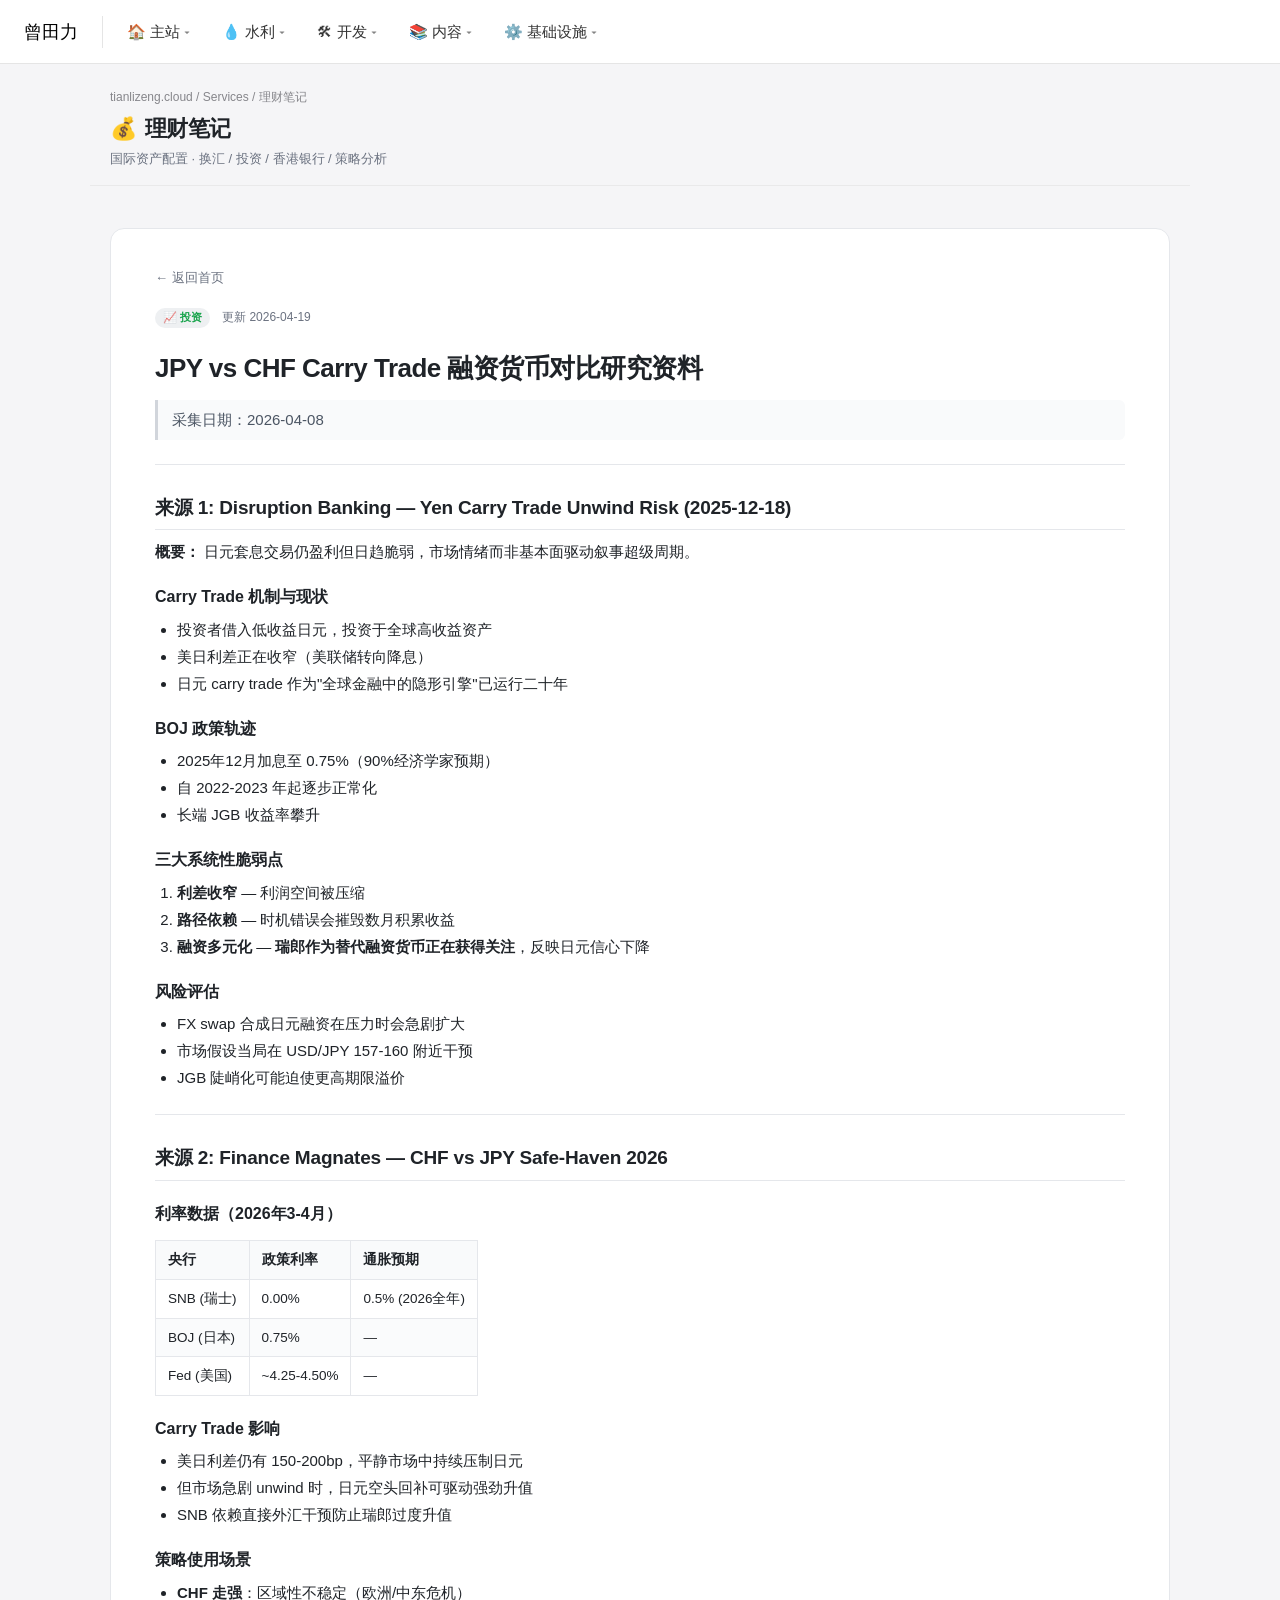
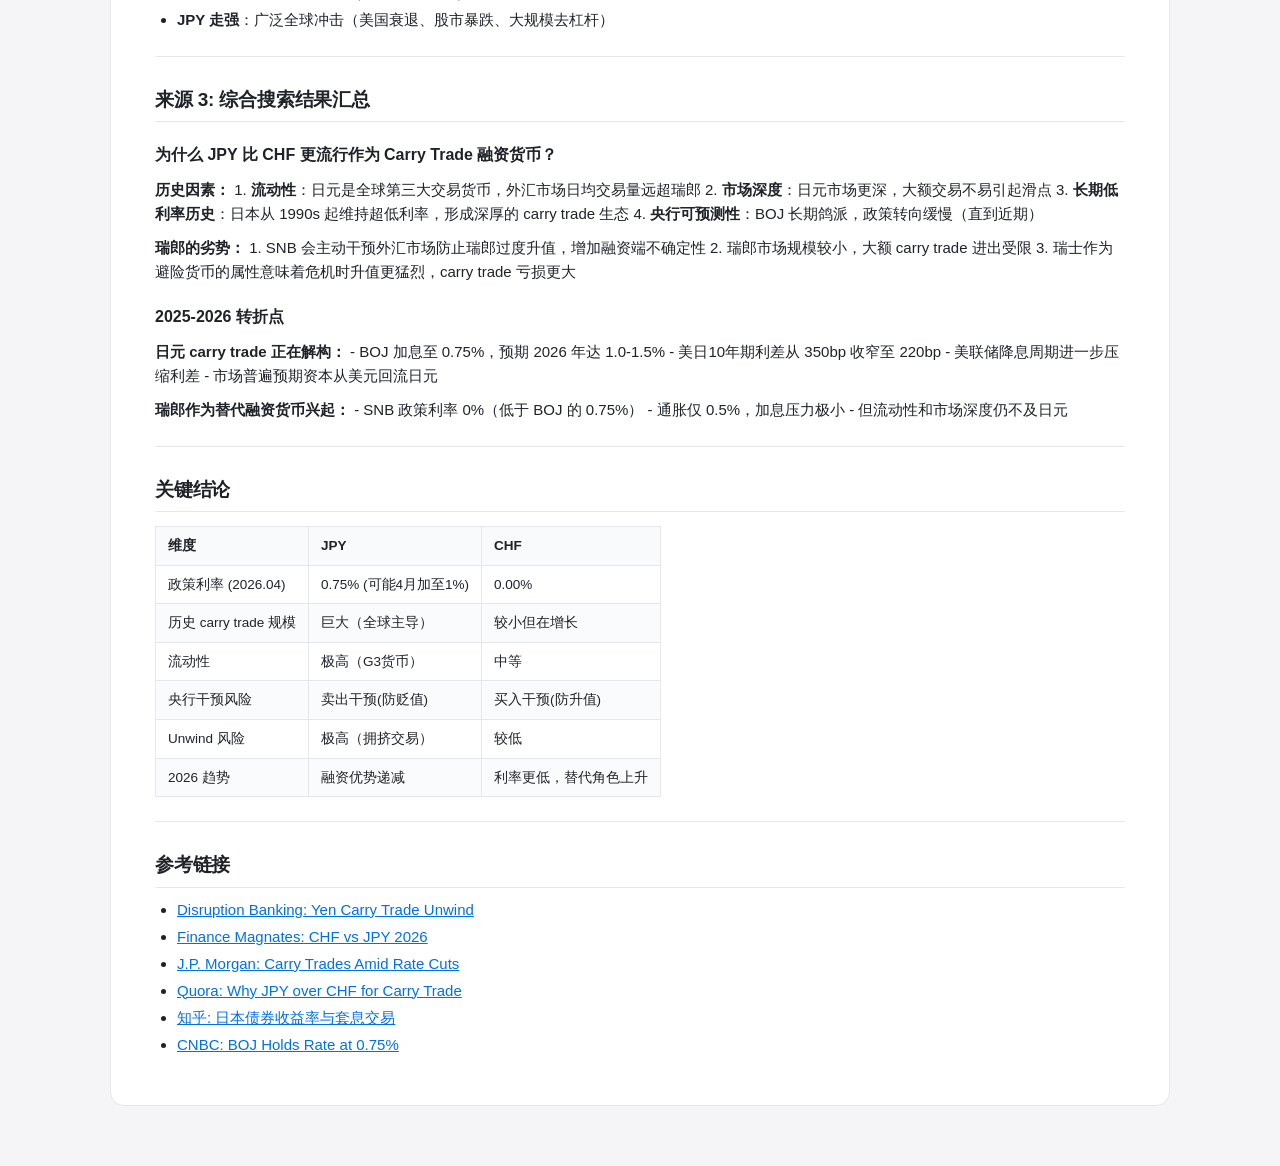
<file: site/carry-trade-jpy-vs-chf-research/index.html>
<!DOCTYPE html>
<html lang="zh-CN">
<head>
<meta charset="utf-8">
<meta name="viewport" content="width=device-width,initial-scale=1">
<title>JPY vs CHF 融资货币对比 — 理财笔记</title>
<meta name="description" content="日元 carry trade unwind 历史复盘 + 瑞郎对比：为什么现在选 CHF 而不是 JPY 作为融资货币">
<style>
/* tianlizeng.cloud 站群统一站内样式 (SSOT)
 * 来源：~/Dev/devtools/lib/templates/site-content.css
 * 编辑这里 → /site-content-refresh 同步到所有消费者站
 * 视觉对标：services 页 (~/Dev/website/components/service-dashboard.tsx)
 */

/* ===== 页面骨架 ===== */
body.tlz-page {
  background: #f5f5f7;
  color: #1d1d1f;
  font-family: -apple-system, BlinkMacSystemFont, 'PingFang SC', 'Helvetica Neue', Helvetica, Arial, sans-serif;
  margin: 0;
}

.tlz-container {
  max-width: 1280px;
  margin: 0 auto;
  padding: 0 24px 48px;
}
@media (min-width: 768px) {
  .tlz-container { padding: 0 32px 48px; }
}

/* ===== Stats bar（统计条，site-header 之下）===== */
.tlz-stats-bar {
  display: flex; flex-wrap: wrap; align-items: center; justify-content: center;
  gap: 16px;
  margin: 24px 0 32px;
  font-size: 14px; color: #86868b;
}
.tlz-stats-bar > * { display: inline-flex; align-items: center; gap: 6px; }
.tlz-stats-bar strong { color: #1d1d1f; font-weight: 500; }

/* ===== Search box ===== */
.tlz-search-wrap {
  position: relative;
  width: 100%; max-width: 448px;
  margin: 0 auto 32px;
}
.tlz-search {
  width: 100%; box-sizing: border-box;
  padding: 10px 16px 10px 40px;
  background: rgba(255,255,255,0.5);
  -webkit-backdrop-filter: blur(20px);
  backdrop-filter: blur(20px);
  border: 1px solid rgba(255,255,255,0.6);
  border-radius: 12px;
  font: 14px/1.4 inherit;
  color: #1d1d1f; outline: none;
  transition: border-color 0.15s, box-shadow 0.15s;
}
.tlz-search:focus {
  border-color: rgba(0,113,227,0.3);
  box-shadow: 0 0 0 3px rgba(0,113,227,0.20);
}
.tlz-search::placeholder { color: rgba(134,134,139,0.6); }

/* ===== Filter buttons ===== */
.tlz-filters { display: flex; flex-wrap: wrap; gap: 8px; justify-content: center; margin-bottom: 24px; }
.tlz-btn {
  padding: 6px 14px;
  background: rgba(255,255,255,0.5);
  -webkit-backdrop-filter: blur(20px);
  backdrop-filter: blur(20px);
  border: 1px solid rgba(255,255,255,0.6);
  border-radius: 999px;
  font: 13px/1 inherit; color: #6b7280;
  cursor: pointer;
  transition: all 0.15s;
}
.tlz-btn:hover { background: rgba(255,255,255,0.7); color: #1d1d1f; }
.tlz-btn.active { background: #1f2328; color: #fff; border-color: #1f2328; }

/* ===== Section（一个分组）===== */
.tlz-section { margin-bottom: 40px; }
.tlz-section-title {
  display: flex; align-items: center; gap: 8px;
  margin-bottom: 16px;
  font-size: 18px; font-weight: 600; color: #1d1d1f;
}
.tlz-section-title .tlz-icon { font-size: 20px; line-height: 1; }
.tlz-section-title .tlz-count { font-size: 12px; color: #86868b; font-weight: 400; margin-left: 4px; }

/* ===== Grid ===== */
.tlz-grid {
  display: grid;
  grid-template-columns: 1fr;
  gap: 8px;
}
@media (min-width: 768px) {
  .tlz-grid { grid-template-columns: 1fr 1fr; }
}

/* ===== Card（玻璃卡片，所有 list item 都用这个）===== */
.tlz-card {
  display: flex; align-items: center; gap: 12px;
  background: rgba(255,255,255,0.5);
  -webkit-backdrop-filter: blur(20px);
  backdrop-filter: blur(20px);
  border: 1px solid rgba(255,255,255,0.6);
  border-radius: 12px;
  padding: 12px 16px;
  text-decoration: none; color: inherit;
  transition: all 0.2s;
}
.tlz-card:hover {
  background: rgba(255,255,255,0.7);
  box-shadow: 0 4px 12px rgba(0,0,0,0.06);
}
.tlz-card-body { min-width: 0; flex: 1; }
.tlz-card-header { display: flex; align-items: center; gap: 8px; }
.tlz-card-name {
  font-size: 14px; font-weight: 500; color: #1d1d1f;
  overflow: hidden; text-overflow: ellipsis; white-space: nowrap;
}
.tlz-card-meta {
  font-size: 10px; color: #86868b;
  font-family: ui-monospace, SFMono-Regular, Menlo, monospace;
  flex-shrink: 0;
}
.tlz-card-desc {
  font-size: 12px; color: #86868b;
  margin-top: 2px;
  overflow: hidden; text-overflow: ellipsis; white-space: nowrap;
}
.tlz-card-tail { display: flex; align-items: center; gap: 8px; flex-shrink: 0; }

/* Card 行式变体（logs 时间线用）*/
.tlz-card--row .tlz-card-body { display: grid; grid-template-columns: 100px 1fr; gap: 12px; align-items: baseline; }
.tlz-card--row .tlz-card-meta { font-size: 12px; }

/* ===== Status dot ===== */
.tlz-dot { width: 10px; height: 10px; border-radius: 50%; flex-shrink: 0; display: inline-block; }
.tlz-dot--ok { background: #34c759; }
.tlz-dot--bad { background: #ff3b30; }
.tlz-dot--warn { background: #ff9500; }
.tlz-dot--unknown { background: #d2d2d7; }

/* ===== Tag chip ===== */
.tlz-tag {
  display: inline-block;
  background: rgba(0,0,0,0.06); color: #495057;
  font-size: 10px; font-weight: 500;
  padding: 1px 7px; border-radius: 4px;
  margin-right: 4px;
}

/* ===== Lock icon (CF Access 标识) ===== */
.tlz-lock {
  display: inline-block; width: 12px; height: 12px;
  vertical-align: middle; opacity: 0.5;
}

/* ===== Footer ===== */
.tlz-footer {
  text-align: center; color: #86868b; font-size: 12px;
  margin-top: 48px; padding: 24px 0;
  border-top: 1px solid rgba(0,0,0,0.05);
}
.tlz-footer a { color: #0071e3; text-decoration: none; }
.tlz-footer a:hover { text-decoration: underline; }

/* ===== Hidden helper ===== */
.tlz-hidden { display: none !important; }


:root{--bg:#f5f5f7;--card:#fff;--border:#e5e7eb;--text:#1f2328;--muted:#6b7280;--accent:#0071E3;}
*{margin:0;padding:0;box-sizing:border-box;}
body{background:var(--bg);color:var(--text);font:400 15px/1.6 -apple-system,BlinkMacSystemFont,'PingFang SC','Helvetica Neue',Helvetica,Arial,sans-serif;min-height:100vh;}
.tlz-container{max-width:1100px;margin:0 auto;padding:24px 20px 60px;}
a{color:var(--accent);}


.article{background:var(--card);border:1px solid var(--border);border-radius:14px;padding:36px 44px;margin-top:18px;}
.article .back{display:inline-block;color:var(--muted);font-size:13px;text-decoration:none;margin-bottom:20px;}
.article .back:hover{color:var(--accent);}
.article .meta-row{color:var(--muted);font-size:12px;margin-bottom:24px;display:flex;gap:12px;flex-wrap:wrap;}
.article .meta-row .group-chip{background:#eef0f2;color:var(--c);padding:1px 8px;border-radius:10px;font-weight:600;font-size:11px;}
.article h1{font-size:26px;font-weight:700;letter-spacing:-0.02em;color:#1f2328;margin:0 0 14px;line-height:1.3;}
.article h2{font-size:19px;font-weight:700;letter-spacing:-0.01em;margin:28px 0 10px;color:#1f2328;border-bottom:1px solid var(--border);padding-bottom:6px;}
.article h3{font-size:16px;font-weight:600;margin:20px 0 8px;color:#1f2328;}
.article h4{font-size:14px;font-weight:600;margin:14px 0 6px;color:#374151;}
.article p{margin:10px 0;}
.article ul,.article ol{margin:8px 0 12px 22px;}
.article li{margin:3px 0;}
.article code{background:#f1f3f5;color:#d6336c;font-family:ui-monospace,SFMono-Regular,monospace;font-size:13px;padding:1px 5px;border-radius:4px;}
.article pre{background:#0d1117;color:#e6edf3;padding:14px 16px;border-radius:8px;overflow-x:auto;font-size:13px;line-height:1.5;margin:12px 0;}
.article pre code{background:transparent;color:inherit;padding:0;font-size:13px;}
.article blockquote{border-left:3px solid #d1d5db;padding:4px 14px;margin:12px 0;color:#4b5563;background:#f9fafb;border-radius:0 6px 6px 0;}
.article blockquote p{margin:4px 0;}
.article table{border-collapse:collapse;margin:14px 0;font-size:13.5px;display:block;overflow-x:auto;max-width:100%;}
.article table thead{background:#f9fafb;}
.article th,.article td{border:1px solid var(--border);padding:8px 12px;text-align:left;}
.article th{font-weight:600;color:#1f2328;}
.article tr:nth-child(even) td{background:#fafbfc;}
.article hr{border:none;border-top:1px solid var(--border);margin:24px 0;}
.article a{color:var(--accent);}
.article img{max-width:100%;border-radius:8px;margin:12px 0;}
@media(max-width:640px){.article{padding:24px 20px;}.article h1{font-size:22px;}}

:root { --c: #16a34a; }
</style>
</head>
<body>
<style>
  /* ============================================================
     Mega Menu · HSBC-style unified light (R7.2)
     - Brand bar 64px · 单色浅灰 panel 全 4 列等宽
     - hover 触发 · 150ms 延迟关闭 · display:none 默认严格隐藏
     - html/body overflow-x:hidden 防横滚兜底
  ============================================================ */

  :root {
    --tlz-bg-panel:       #F5F5F5;
    --tlz-text-primary:   #111111;
    --tlz-text-secondary: #333333;
    --tlz-border-subtle:  #E5E5E5;
    --tlz-border-divider: #E0E0E0;
    --tlz-badge-border:   #BFBFBF;
    --tlz-badge-text:     #6B7177;
    --tlz-accent:         #D40000;
  }

  html, body { overflow-x: hidden; }
  body { padding-top: 64px !important; }

  .tlz-nav-stack {
    position: fixed; top: 0; left: 0; right: 0; z-index: 9999;
    font: 400 15px/1 -apple-system, BlinkMacSystemFont, 'PingFang SC', 'Helvetica Neue', sans-serif;
  }

  /* ===== Brand bar ===== */
  .tlz-nav {
    height: 64px;
    background: #FFFFFF;
    border-bottom: 1px solid var(--tlz-border-subtle);
    display: flex; align-items: center;
  }
  .tlz-nav-inner {
    max-width: 1280px; width: 100%; margin: 0 auto;
    padding: 0 24px; display: flex; align-items: center;
    min-width: 0;
  }
  .tlz-nav-brand {
    font-weight: 500; font-size: 18px; color: #000;
    text-decoration: none; transition: color 0.12s;
    flex-shrink: 0;
  }
  .tlz-nav-brand:hover { color: var(--tlz-accent); }
  .tlz-nav-sep { width: 1px; height: 32px; background: var(--tlz-border-subtle); margin: 0 24px; flex-shrink: 0; }

  .tlz-nav-triggers { display: flex; align-items: center; gap: 32px; flex: 1; min-width: 0; }
  .tlz-nav .mega-trigger {
    background: transparent; border: 0;
    font: inherit; font-size: 15px; font-weight: 400;
    color: var(--tlz-text-secondary);
    padding: 8px 0; cursor: pointer;
    display: inline-flex; align-items: center; gap: 4px;
    transition: color 0.12s; white-space: nowrap;
  }
  .tlz-nav .mega-trigger::after {
    content: "\25be"; font-size: 12px; opacity: 0.6;
    transition: transform 0.18s ease-out;
  }
  .tlz-nav .mega-trigger:hover { color: #000; }
  .tlz-nav .mega-trigger[aria-expanded="true"] { color: #000; font-weight: 500; }
  .tlz-nav .mega-trigger[aria-expanded="true"]::after { transform: rotate(180deg); }
  .tlz-nav .mega-trigger.current { color: #000; font-weight: 500; }

  /* ===== Mega Panel · 默认完全隐藏 ===== */
  .tlz-mega-panel {
    position: fixed; top: 64px; left: 0; right: 0;
    background: var(--tlz-bg-panel);
    display: none;
    max-height: calc(100vh - 64px);
    overflow-y: auto;
    box-shadow: 0 8px 16px -8px rgba(0,0,0,0.08);
  }
  .tlz-mega-panel[data-open="true"] { display: block; }

  /* 内部 max-width 1280px 居中 · 4 列等宽 */
  .tlz-mega-inner {
    max-width: 1280px; width: 100%;
    margin: 0 auto;
    padding: 40px 48px;
    display: grid;
    grid-template-columns: repeat(4, minmax(0, 1fr));
    gap: 0;
    min-height: 320px;
  }

  .tlz-mega-col {
    padding: 0 24px;
    border-right: 1px solid var(--tlz-border-divider);
    min-width: 0;
  }
  .tlz-mega-col:first-child { padding-left: 0; }
  .tlz-mega-col:last-child { border-right: 0; padding-right: 0; }

  /* Group */
  .tlz-mega-group { margin-bottom: 24px; }
  .tlz-mega-group:last-child { margin-bottom: 0; }
  .tlz-mega-group h3 {
    font-size: 15px; font-weight: 600; color: var(--tlz-text-primary);
    margin: 0 0 12px;
  }
  .tlz-mega-group ul { list-style: none; padding: 0; margin: 0; }
  .tlz-mega-group a {
    display: inline-flex; align-items: center; gap: 8px;
    color: var(--tlz-text-secondary); text-decoration: none;
    font-size: 14px; font-weight: 400; line-height: 28px;
    transition: color 0.12s;
  }
  .tlz-mega-group a:hover { color: var(--tlz-accent); }

  /* CF badge（统一浅灰规格） */
  .tlz-mega-group .cf-badge {
    height: 18px; padding: 0 6px;
    display: inline-flex; align-items: center;
    font-size: 10px; font-weight: 500; letter-spacing: 0.05em;
    color: var(--tlz-badge-text);
    background: transparent;
    border: 1px solid var(--tlz-badge-border);
    border-radius: 3px;
    flex-shrink: 0;
  }

  /* Hamburger */
  .tlz-nav-hamburger {
    display: none; background: transparent; border: 0;
    color: var(--tlz-text-secondary); padding: 8px; margin-left: auto;
    cursor: pointer; font-size: 20px;
  }

  /* ===== 响应式 ===== */
  @media (max-width: 1023px) {
    .tlz-mega-inner {
      grid-template-columns: repeat(2, minmax(0, 1fr));
      padding: 32px 24px;
    }
    .tlz-mega-col:nth-child(2n) { border-right: 0; padding-right: 0; }
    .tlz-mega-col:nth-child(n+3) {
      padding-top: 24px; margin-top: 24px;
      border-top: 1px solid var(--tlz-border-divider);
    }
    .tlz-mega-col:nth-child(3) { padding-left: 0; }
  }

  @media (max-width: 768px) {
    body { padding-top: 56px !important; }
    .tlz-nav { height: 56px; }
    .tlz-nav-inner { padding: 0 16px; }
    .tlz-nav-sep { display: none; }
    .tlz-nav-triggers { display: none; }
    .tlz-nav-hamburger { display: inline-flex; }

    .tlz-nav-stack[data-mobile-open="true"] .tlz-nav-triggers {
      display: flex; flex-direction: column; align-items: stretch;
      position: fixed; top: 56px; left: 0; right: 0; bottom: 0;
      background: #FFFFFF;
      padding: 0; gap: 0; overflow-y: auto; z-index: 10000;
    }
    .tlz-nav-stack[data-mobile-open="true"] .mega-trigger {
      width: 100%; justify-content: space-between;
      padding: 16px 20px; border-radius: 0;
      border-bottom: 1px solid var(--tlz-border-subtle);
      font-size: 16px;
    }

    .tlz-mega-panel {
      top: 56px; max-height: calc(100vh - 56px);
      position: static; box-shadow: none;
    }
    .tlz-mega-inner {
      grid-template-columns: 1fr;
      padding: 16px 20px;
    }
    .tlz-mega-col {
      padding: 0 !important;
      border-right: 0 !important;
      border-top: 0 !important;
      margin-top: 16px !important;
    }
    .tlz-mega-col:first-child { margin-top: 0 !important; }
  }
</style>
<div class="tlz-nav-stack" data-mobile-open="false">
<nav class="tlz-nav" aria-label="站群导航"><div class="tlz-nav-inner">
  <a class="tlz-nav-brand" href="https://tianlizeng.cloud/" data-site="home">曾田力</a>
  <div class="tlz-nav-sep" aria-hidden="true"></div>
  <div class="tlz-nav-triggers" role="menubar">
    <button class="mega-trigger" data-cat="home" role="menuitem" aria-haspopup="menu" aria-expanded="false" aria-controls="mega-panel-home">🏠 主站</button>
    <button class="mega-trigger" data-cat="hydro" role="menuitem" aria-haspopup="menu" aria-expanded="false" aria-controls="mega-panel-hydro">💧 水利</button>
    <button class="mega-trigger" data-cat="dev" role="menuitem" aria-haspopup="menu" aria-expanded="false" aria-controls="mega-panel-dev">🛠 开发</button>
    <button class="mega-trigger" data-cat="content" role="menuitem" aria-haspopup="menu" aria-expanded="false" aria-controls="mega-panel-content">📚 内容</button>
    <button class="mega-trigger" data-cat="infra" role="menuitem" aria-haspopup="menu" aria-expanded="false" aria-controls="mega-panel-infra">⚙️ 基础设施</button>
  </div>
  <button class="tlz-nav-hamburger" aria-label="菜单" aria-expanded="false" data-toggle="mobile">☰</button>
</div></nav>
<div class="tlz-mega-panel" data-for="home" id="mega-panel-home" role="menu" aria-label="🏠 主站" data-open="false">
  <div class="tlz-mega-inner">
    <div class="tlz-mega-col">
      <div class="tlz-mega-group">
        <h3>关于</h3>
        <ul>
          <li><a href="https://tianlizeng.cloud/about" role="menuitem"><span>关于我</span></a></li>
          <li><a href="https://tianlizeng.cloud/projects" role="menuitem"><span>作品</span></a></li>
          <li><a href="https://tianlizeng.cloud/research" role="menuitem"><span>研究</span></a></li>
          <li><a href="https://tianlizeng.cloud/blog" role="menuitem"><span>博客</span></a></li>
          <li><a href="https://tianlizeng.cloud/life" role="menuitem"><span>生活</span></a></li>
        </ul>
      </div>
    </div>
    <div class="tlz-mega-col">
      <div class="tlz-mega-group">
        <h3>入口</h3>
        <ul>
          <li><a href="https://tianlizeng.cloud/services" role="menuitem"><span>服务总览</span></a></li>
          <li><a href="https://stack.tianlizeng.cloud" role="menuitem"><span>Stack</span></a></li>
          <li><a href="https://cmds.tianlizeng.cloud" role="menuitem"><span>CC Docs</span><span class="cf-badge">CF</span></a></li>
          <li><a href="https://dashboard.tianlizeng.cloud" role="menuitem"><span>Dashboard</span></a></li>
          <li><a href="https://dashboard.tianlizeng.cloud/auggie" role="menuitem"><span>Auggie</span></a></li>
          <li><a href="https://tianlizeng.cloud/search" role="menuitem"><span>搜索</span></a></li>
        </ul>
      </div>
    </div>
    <div class="tlz-mega-col">
    </div>
    <div class="tlz-mega-col">
    </div>
  </div>
</div>
<div class="tlz-mega-panel" data-for="hydro" id="mega-panel-hydro" role="menu" aria-label="💧 水利" data-open="false">
  <div class="tlz-mega-inner">
    <div class="tlz-mega-col">
      <div class="tlz-mega-group">
        <h3>主平台</h3>
        <ul>
          <li><a href="https://hydro.tianlizeng.cloud" role="menuitem"><span>Hydro Toolkit</span></a></li>
        </ul>
      </div>
    </div>
    <div class="tlz-mega-col">
      <div class="tlz-mega-group">
        <h3>水资源/调度</h3>
        <ul>
          <li><a href="https://hydro-annual.tianlizeng.cloud" role="menuitem"><span>水资源年报</span></a></li>
          <li><a href="https://hydro-reservoir.tianlizeng.cloud" role="menuitem"><span>水库群调度</span></a></li>
          <li><a href="https://hydro-district.tianlizeng.cloud" role="menuitem"><span>河区调度</span></a></li>
        </ul>
      </div>
    </div>
    <div class="tlz-mega-col">
      <div class="tlz-mega-group">
        <h3>评估/编码</h3>
        <ul>
          <li><a href="https://hydro-efficiency.tianlizeng.cloud" role="menuitem"><span>水效评估</span></a></li>
          <li><a href="https://hydro-geocode.tianlizeng.cloud" role="menuitem"><span>地理编码</span></a></li>
          <li><a href="https://hydro-capacity.tianlizeng.cloud" role="menuitem"><span>纳污能力</span></a></li>
        </ul>
      </div>
    </div>
    <div class="tlz-mega-col">
      <div class="tlz-mega-group">
        <h3>风险/降雨</h3>
        <ul>
          <li><a href="https://hydro-risk.tianlizeng.cloud" role="menuitem"><span>风险图数据</span></a></li>
          <li><a href="https://hydro-rainfall.tianlizeng.cloud" role="menuitem"><span>降雨径流</span></a></li>
          <li><a href="https://hydro-irrigation.tianlizeng.cloud" role="menuitem"><span>灌溉需水</span></a></li>
        </ul>
      </div>
    </div>
  </div>
</div>
<div class="tlz-mega-panel" data-for="dev" id="mega-panel-dev" role="menu" aria-label="🛠 开发" data-open="false">
  <div class="tlz-mega-inner">
    <div class="tlz-mega-col">
      <div class="tlz-mega-group">
        <h3>子域服务</h3>
        <ul>
          <li><a href="https://dashboard.tianlizeng.cloud" role="menuitem"><span>Repo Dashboard</span></a></li>
          <li><a href="https://cclog.tianlizeng.cloud" role="menuitem"><span>CC 会话日志</span></a></li>
          <li><a href="https://logs.tianlizeng.cloud" role="menuitem"><span>Logs</span><span class="cf-badge">CF</span></a></li>
          <li><a href="https://dockit.tianlizeng.cloud" role="menuitem"><span>Dockit</span></a></li>
          <li><a href="https://stack.tianlizeng.cloud" role="menuitem"><span>Stack</span><span class="cf-badge">CF</span></a></li>
          <li><a href="https://cmds.tianlizeng.cloud" role="menuitem"><span>CC Docs</span><span class="cf-badge">CF</span></a></li>
          <li><a href="https://playbooks.tianlizeng.cloud" role="menuitem"><span>Playbooks</span><span class="cf-badge">CF</span></a></li>
        </ul>
      </div>
    </div>
    <div class="tlz-mega-col">
      <div class="tlz-mega-group">
        <h3>工具库</h3>
        <ul>
          <li><a href="https://github.com/zengtianli/cc-configs" role="menuitem"><span>cc-configs</span></a></li>
          <li><a href="https://github.com/zengtianli/devtools" role="menuitem"><span>devtools</span></a></li>
          <li><a href="https://github.com/zengtianli/doctools" role="menuitem"><span>doctools</span></a></li>
          <li><a href="https://github.com/zengtianli/mactools" role="menuitem"><span>mactools</span></a></li>
          <li><a href="https://github.com/zengtianli/clashx" role="menuitem"><span>clashx</span></a></li>
        </ul>
      </div>
    </div>
    <div class="tlz-mega-col">
      <div class="tlz-mega-group">
        <h3>Raycast / 配置</h3>
        <ul>
          <li><a href="https://github.com/zengtianli/raycast" role="menuitem"><span>raycast</span></a></li>
          <li><a href="https://github.com/zengtianli/configs" role="menuitem"><span>configs</span></a></li>
        </ul>
      </div>
    </div>
    <div class="tlz-mega-col">
    </div>
  </div>
</div>
<div class="tlz-mega-panel" data-for="content" id="mega-panel-content" role="menu" aria-label="📚 内容" data-open="false">
  <div class="tlz-mega-inner">
    <div class="tlz-mega-col">
      <div class="tlz-mega-group">
        <h3>日志 / 知识</h3>
        <ul>
          <li><a href="https://logs.tianlizeng.cloud" role="menuitem"><span>Logs</span><span class="cf-badge">CF</span></a></li>
          <li><a href="https://docs.tianlizeng.cloud" role="menuitem"><span>知识库</span><span class="cf-badge">CF</span></a></li>
          <li><a href="https://audiobook.tianlizeng.cloud" role="menuitem"><span>有声书</span></a></li>
          <li><a href="https://cclog.tianlizeng.cloud" role="menuitem"><span>CC 会话</span></a></li>
          <li><a href="https://playbooks.tianlizeng.cloud" role="menuitem"><span>Playbooks</span><span class="cf-badge">CF</span></a></li>
        </ul>
      </div>
    </div>
    <div class="tlz-mega-col">
      <div class="tlz-mega-group">
        <h3>投资</h3>
        <ul>
          <li><a href="https://assets.tianlizeng.cloud" role="menuitem"><span>理财笔记</span></a></li>
          <li><a href="https://cc-options.tianlizeng.cloud" role="menuitem"><span>QQQ CC Dashboard</span><span class="cf-badge">CF</span></a></li>
        </ul>
      </div>
    </div>
    <div class="tlz-mega-col">
    </div>
    <div class="tlz-mega-col">
    </div>
  </div>
</div>
<div class="tlz-mega-panel" data-for="infra" id="mega-panel-infra" role="menu" aria-label="⚙️ 基础设施" data-open="false">
  <div class="tlz-mega-inner">
    <div class="tlz-mega-col">
      <div class="tlz-mega-group">
        <h3>监控 / 自动化</h3>
        <ul>
          <li><a href="https://status.tianlizeng.cloud" role="menuitem"><span>Uptime Kuma</span><span class="cf-badge">CF</span></a></li>
          <li><a href="https://n8n.tianlizeng.cloud" role="menuitem"><span>n8n</span><span class="cf-badge">CF</span></a></li>
        </ul>
      </div>
    </div>
    <div class="tlz-mega-col">
      <div class="tlz-mega-group">
        <h3>代理</h3>
        <ul>
          <li><a href="https://proxy.tianlizeng.cloud" role="menuitem"><span>OAuth Proxy</span><span class="cf-badge">CF</span></a></li>
          <li><a href="https://panel.tianlizeng.cloud" role="menuitem"><span>Marzban</span></a></li>
          <li><a href="https://sub.tianlizeng.cloud" role="menuitem"><span>Marzban 订阅</span></a></li>
        </ul>
      </div>
    </div>
    <div class="tlz-mega-col">
      <div class="tlz-mega-group">
        <h3>WEBHOOK</h3>
        <ul>
          <li><a href="https://webhook.tianlizeng.cloud" role="menuitem"><span>Webhook</span></a></li>
        </ul>
      </div>
    </div>
    <div class="tlz-mega-col">
    </div>
  </div>
</div>
</div>
<script>(function(){
  var stack=document.querySelector('.tlz-nav-stack');
  if(!stack)return;
  var triggers=stack.querySelectorAll('.mega-trigger');
  var panels=stack.querySelectorAll('.tlz-mega-panel');
  var hamburger=stack.querySelector('.tlz-nav-hamburger');
  var activeKey=null,hideTimer=null;
  function hideAll(){
    panels.forEach(function(p){p.setAttribute('data-open','false');});
    triggers.forEach(function(t){t.setAttribute('aria-expanded','false');});
    activeKey=null;
  }
  function show(k){
    if(hideTimer){clearTimeout(hideTimer);hideTimer=null;}
    if(activeKey===k)return;
    hideAll();
    var t=stack.querySelector('.mega-trigger[data-cat="'+k+'"]');
    var p=stack.querySelector('.tlz-mega-panel[data-for="'+k+'"]');
    if(!t||!p)return;
    t.setAttribute('aria-expanded','true');
    p.setAttribute('data-open','true');
    activeKey=k;
  }
  function schedHide(){if(hideTimer)clearTimeout(hideTimer);hideTimer=setTimeout(hideAll,160);}
  triggers.forEach(function(t){
    var k=t.getAttribute('data-cat');
    t.addEventListener('mouseenter',function(){show(k);});
    t.addEventListener('click',function(e){e.preventDefault();if(activeKey===k)hideAll();else show(k);});
    t.addEventListener('mouseleave',schedHide);
  });
  panels.forEach(function(p){
    p.addEventListener('mouseenter',function(){if(hideTimer){clearTimeout(hideTimer);hideTimer=null;}});
    p.addEventListener('mouseleave',schedHide);
  });
  document.addEventListener('click',function(e){if(!stack.contains(e.target))hideAll();});
  document.addEventListener('keydown',function(e){if(e.key==='Escape')hideAll();});
  if(hamburger){
    hamburger.addEventListener('click',function(){
      var open=stack.getAttribute('data-mobile-open')==='true';
      stack.setAttribute('data-mobile-open',open?'false':'true');
      hamburger.setAttribute('aria-expanded',open?'false':'true');
      if(open)hideAll();
    });
  }
  // current highlight
  var host=location.hostname;
  var noCur=["hammerspoon.tianlizeng.cloud", "audiobook.tianlizeng.cloud", "auggie.tianlizeng.cloud", "proxy.tianlizeng.cloud"];
  var hostMap={"stack.tianlizeng.cloud": "home", "cmds.tianlizeng.cloud": "home", "dashboard.tianlizeng.cloud": "dev", "logs.tianlizeng.cloud": "content", "docs.tianlizeng.cloud": "content", "audiobook.tianlizeng.cloud": "content", "cclog.tianlizeng.cloud": "content", "playbooks.tianlizeng.cloud": "content", "cc-options.tianlizeng.cloud": "content", "assets.tianlizeng.cloud": "content", "status.tianlizeng.cloud": "infra", "n8n.tianlizeng.cloud": "infra", "panel.tianlizeng.cloud": "infra", "sub.tianlizeng.cloud": "infra", "webhook.tianlizeng.cloud": "infra"};
  var curKey=null;
  if(noCur.indexOf(host)===-1){
    curKey=hostMap[host]||null;
    if(!curKey && (host==='hydro.tianlizeng.cloud' || host.indexOf('hydro-')===0)) curKey='hydro';
    if(!curKey && host==='tianlizeng.cloud') curKey='home';
  }
  if(curKey){
    var t=stack.querySelector('.mega-trigger[data-cat="'+curKey+'"]');
    if(t)t.classList.add('current');
  }
})();</script>

<style>
  .tlz-site-header {
    max-width: 1100px; margin: 0 auto; padding: 24px 20px 16px;
    border-bottom: 1px solid rgba(0,0,0,0.05);
    font: 400 14px/1.5 -apple-system, BlinkMacSystemFont, 'PingFang SC', Helvetica, sans-serif;
  }
  .tlz-site-header .tlz-crumb {
    font-size: 12px; color: #86868b; margin-bottom: 6px;
  }
  .tlz-site-header .tlz-crumb a {
    color: #86868b; text-decoration: none;
  }
  .tlz-site-header .tlz-crumb a:hover { color: #0071E3; }
  .tlz-site-header h1 {
    font-size: 22px; font-weight: 700; letter-spacing: -0.02em;
    color: #1f2328; margin: 0;
  }
  .tlz-site-header h1 .tlz-icon { margin-right: 8px; }
  .tlz-site-header .tlz-tagline {
    font-size: 13px; color: #6b7280; margin: 4px 0 0;
  }
</style>
<header class="tlz-site-header">
  <div class="tlz-crumb"><a href="https://tianlizeng.cloud/">tianlizeng.cloud</a> / <a href="https://tianlizeng.cloud/services">Services</a> / <span>理财笔记</span></div>
  <h1><span class="tlz-icon">💰</span>理财笔记</h1>
  <p class="tlz-tagline">国际资产配置 · 换汇 / 投资 / 香港银行 / 策略分析</p>
</header>

<div class="tlz-container">
<article class="article">
<a class="back" href="../">← 返回首页</a>
<div class="meta-row">
  <span class="group-chip">📈 投资</span>
  <span>更新 2026-04-19</span>
</div>
<h1 id="jpy-vs-chf-carry-trade">JPY vs CHF Carry Trade 融资货币对比研究资料</h1>
<blockquote>
<p>采集日期：2026-04-08</p>
</blockquote>
<hr>
<h2 id="1-disruption-banking-yen-carry-trade-unwind-risk-2025-12-18">来源 1: Disruption Banking — Yen Carry Trade Unwind Risk (2025-12-18)</h2>
<p><strong>概要：</strong> 日元套息交易仍盈利但日趋脆弱，市场情绪而非基本面驱动叙事超级周期。</p>
<h3 id="carry-trade">Carry Trade 机制与现状</h3>
<ul>
<li>投资者借入低收益日元，投资于全球高收益资产</li>
<li>美日利差正在收窄（美联储转向降息）</li>
<li>日元 carry trade 作为"全球金融中的隐形引擎"已运行二十年</li>
</ul>
<h3 id="boj">BOJ 政策轨迹</h3>
<ul>
<li>2025年12月加息至 0.75%（90%经济学家预期）</li>
<li>自 2022-2023 年起逐步正常化</li>
<li>长端 JGB 收益率攀升</li>
</ul>
<h3 id="_1">三大系统性脆弱点</h3>
<ol>
<li><strong>利差收窄</strong> — 利润空间被压缩</li>
<li><strong>路径依赖</strong> — 时机错误会摧毁数月积累收益</li>
<li><strong>融资多元化</strong> — <strong>瑞郎作为替代融资货币正在获得关注</strong>，反映日元信心下降</li>
</ol>
<h3 id="_2">风险评估</h3>
<ul>
<li>FX swap 合成日元融资在压力时会急剧扩大</li>
<li>市场假设当局在 USD/JPY 157-160 附近干预</li>
<li>JGB 陡峭化可能迫使更高期限溢价</li>
</ul>
<hr>
<h2 id="2-finance-magnates-chf-vs-jpy-safe-haven-2026">来源 2: Finance Magnates — CHF vs JPY Safe-Haven 2026</h2>
<h3 id="20263-4">利率数据（2026年3-4月）</h3>
<table>
<thead>
<tr>
<th>央行</th>
<th>政策利率</th>
<th>通胀预期</th>
</tr>
</thead>
<tbody>
<tr>
<td>SNB (瑞士)</td>
<td>0.00%</td>
<td>0.5% (2026全年)</td>
</tr>
<tr>
<td>BOJ (日本)</td>
<td>0.75%</td>
<td>—</td>
</tr>
<tr>
<td>Fed (美国)</td>
<td>~4.25-4.50%</td>
<td>—</td>
</tr>
</tbody>
</table>
<h3 id="carry-trade_1">Carry Trade 影响</h3>
<ul>
<li>美日利差仍有 150-200bp，平静市场中持续压制日元</li>
<li>但市场急剧 unwind 时，日元空头回补可驱动强劲升值</li>
<li>SNB 依赖直接外汇干预防止瑞郎过度升值</li>
</ul>
<h3 id="_3">策略使用场景</h3>
<ul>
<li><strong>CHF 走强</strong>：区域性不稳定（欧洲/中东危机）</li>
<li><strong>JPY 走强</strong>：广泛全球冲击（美国衰退、股市暴跌、大规模去杠杆）</li>
</ul>
<hr>
<h2 id="3">来源 3: 综合搜索结果汇总</h2>
<h3 id="jpy-chf-carry-trade">为什么 JPY 比 CHF 更流行作为 Carry Trade 融资货币？</h3>
<p><strong>历史因素：</strong>
1. <strong>流动性</strong>：日元是全球第三大交易货币，外汇市场日均交易量远超瑞郎
2. <strong>市场深度</strong>：日元市场更深，大额交易不易引起滑点
3. <strong>长期低利率历史</strong>：日本从 1990s 起维持超低利率，形成深厚的 carry trade 生态
4. <strong>央行可预测性</strong>：BOJ 长期鸽派，政策转向缓慢（直到近期）</p>
<p><strong>瑞郎的劣势：</strong>
1. SNB 会主动干预外汇市场防止瑞郎过度升值，增加融资端不确定性
2. 瑞郎市场规模较小，大额 carry trade 进出受限
3. 瑞士作为避险货币的属性意味着危机时升值更猛烈，carry trade 亏损更大</p>
<h3 id="2025-2026">2025-2026 转折点</h3>
<p><strong>日元 carry trade 正在解构：</strong>
- BOJ 加息至 0.75%，预期 2026 年达 1.0-1.5%
- 美日10年期利差从 350bp 收窄至 220bp
- 美联储降息周期进一步压缩利差
- 市场普遍预期资本从美元回流日元</p>
<p><strong>瑞郎作为替代融资货币兴起：</strong>
- SNB 政策利率 0%（低于 BOJ 的 0.75%）
- 通胀仅 0.5%，加息压力极小
- 但流动性和市场深度仍不及日元</p>
<hr>
<h2 id="_4">关键结论</h2>
<table>
<thead>
<tr>
<th>维度</th>
<th>JPY</th>
<th>CHF</th>
</tr>
</thead>
<tbody>
<tr>
<td>政策利率 (2026.04)</td>
<td>0.75% (可能4月加至1%)</td>
<td>0.00%</td>
</tr>
<tr>
<td>历史 carry trade 规模</td>
<td>巨大（全球主导）</td>
<td>较小但在增长</td>
</tr>
<tr>
<td>流动性</td>
<td>极高（G3货币）</td>
<td>中等</td>
</tr>
<tr>
<td>央行干预风险</td>
<td>卖出干预(防贬值)</td>
<td>买入干预(防升值)</td>
</tr>
<tr>
<td>Unwind 风险</td>
<td>极高（拥挤交易）</td>
<td>较低</td>
</tr>
<tr>
<td>2026 趋势</td>
<td>融资优势递减</td>
<td>利率更低，替代角色上升</td>
</tr>
</tbody>
</table>
<hr>
<h2 id="_5">参考链接</h2>
<ul>
<li><a href="https://www.disruptionbanking.com/2025/12/18/japan-yen-carry-trade-unwind-could-it-trigger-the-next-market-crash/">Disruption Banking: Yen Carry Trade Unwind</a></li>
<li><a href="https://directory.financemagnates.com/forex-brokers/vt-markets/chf-vs-jpy-which-safe-haven-currency-matters-more-in-2026/">Finance Magnates: CHF vs JPY 2026</a></li>
<li><a href="https://privatebank.jpmorgan.com/apac/en/insights/markets-and-investing/amid-rate-cuts-do-carry-trades-still-work">J.P. Morgan: Carry Trades Amid Rate Cuts</a></li>
<li><a href="https://www.quora.com/Why-is-JPY-often-used-as-the-funding-currency-for-the-carry-trade-instead-of-the-CHF-The-CHF-has-the-lowest-interest-rates">Quora: Why JPY over CHF for Carry Trade</a></li>
<li><a href="https://www.zhihu.com/question/1979125087388000326">知乎: 日本债券收益率与套息交易</a></li>
<li><a href="https://www.cnbc.com/2026/01/23/boj-rate-decision-snap-election-takaichi-gdp.html">CNBC: BOJ Holds Rate at 0.75%</a></li>
</ul>
</article>
</div>
</body>
</html>
</file>
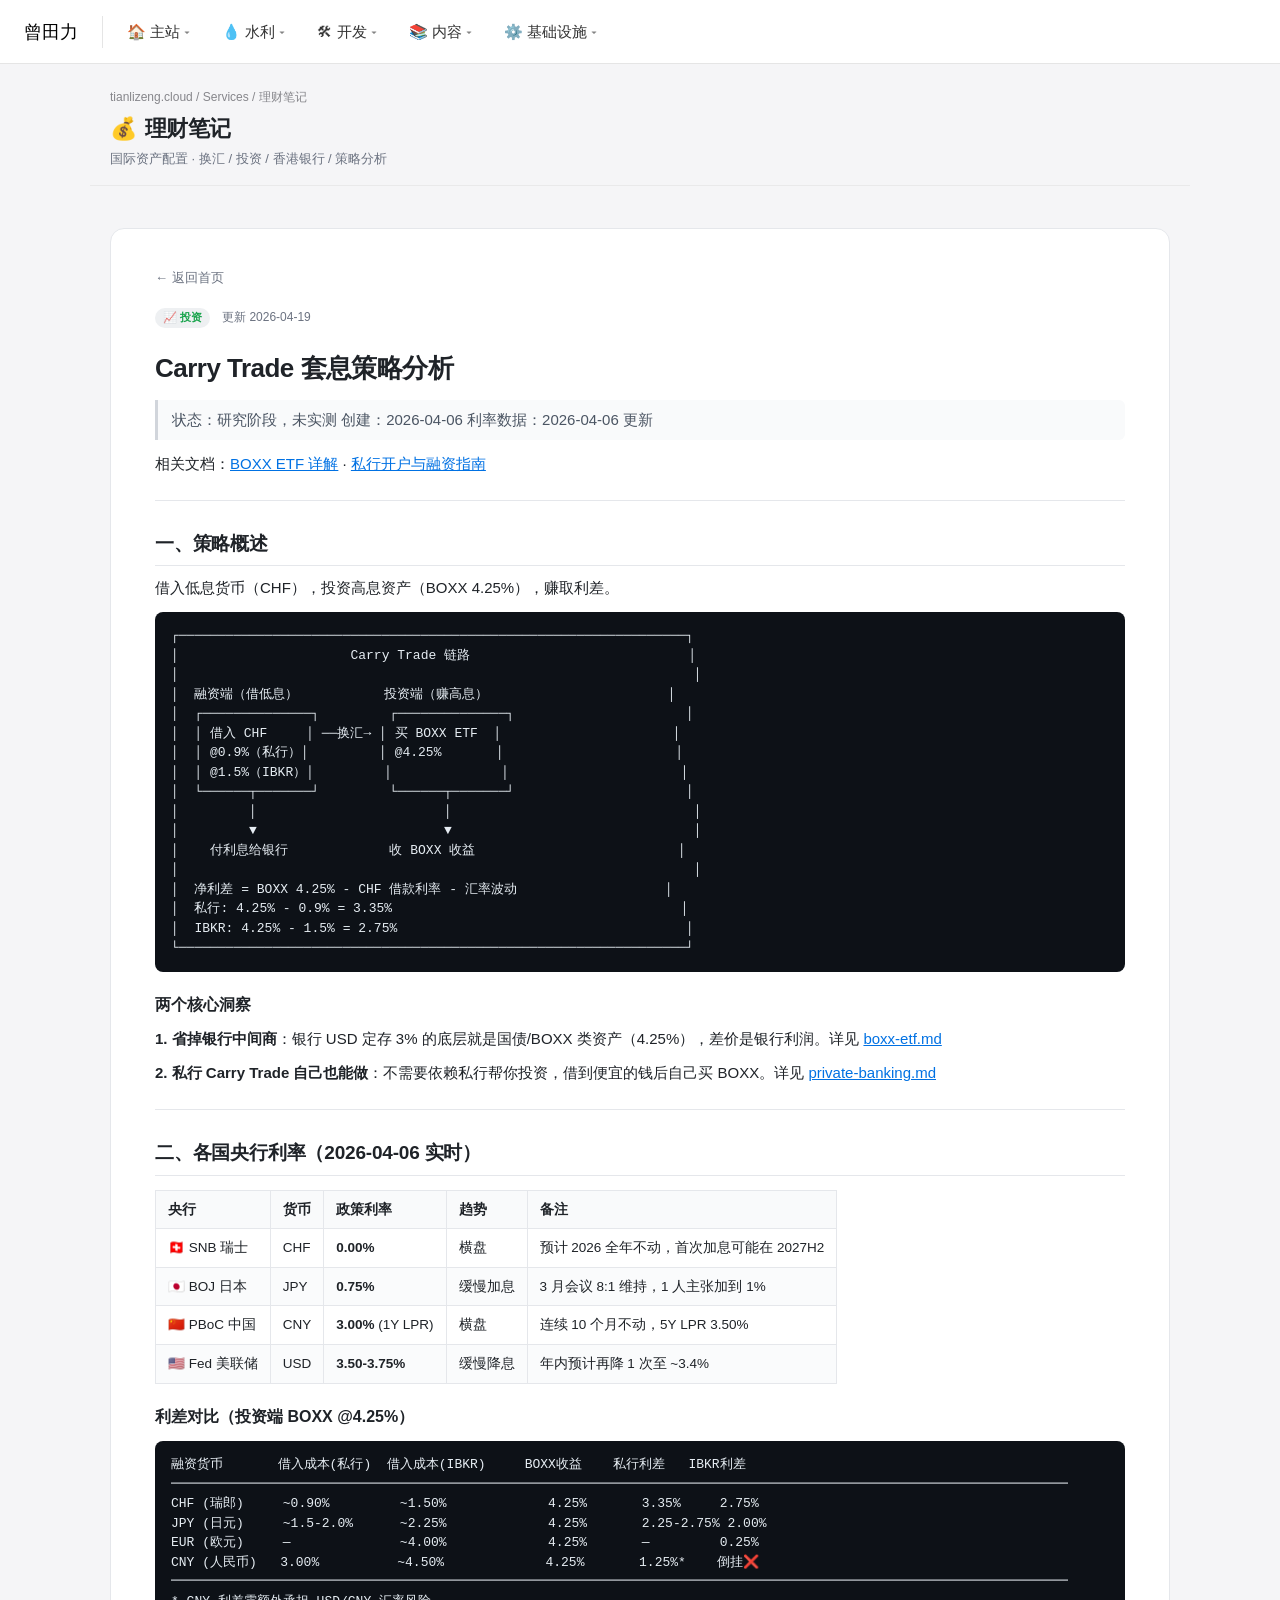
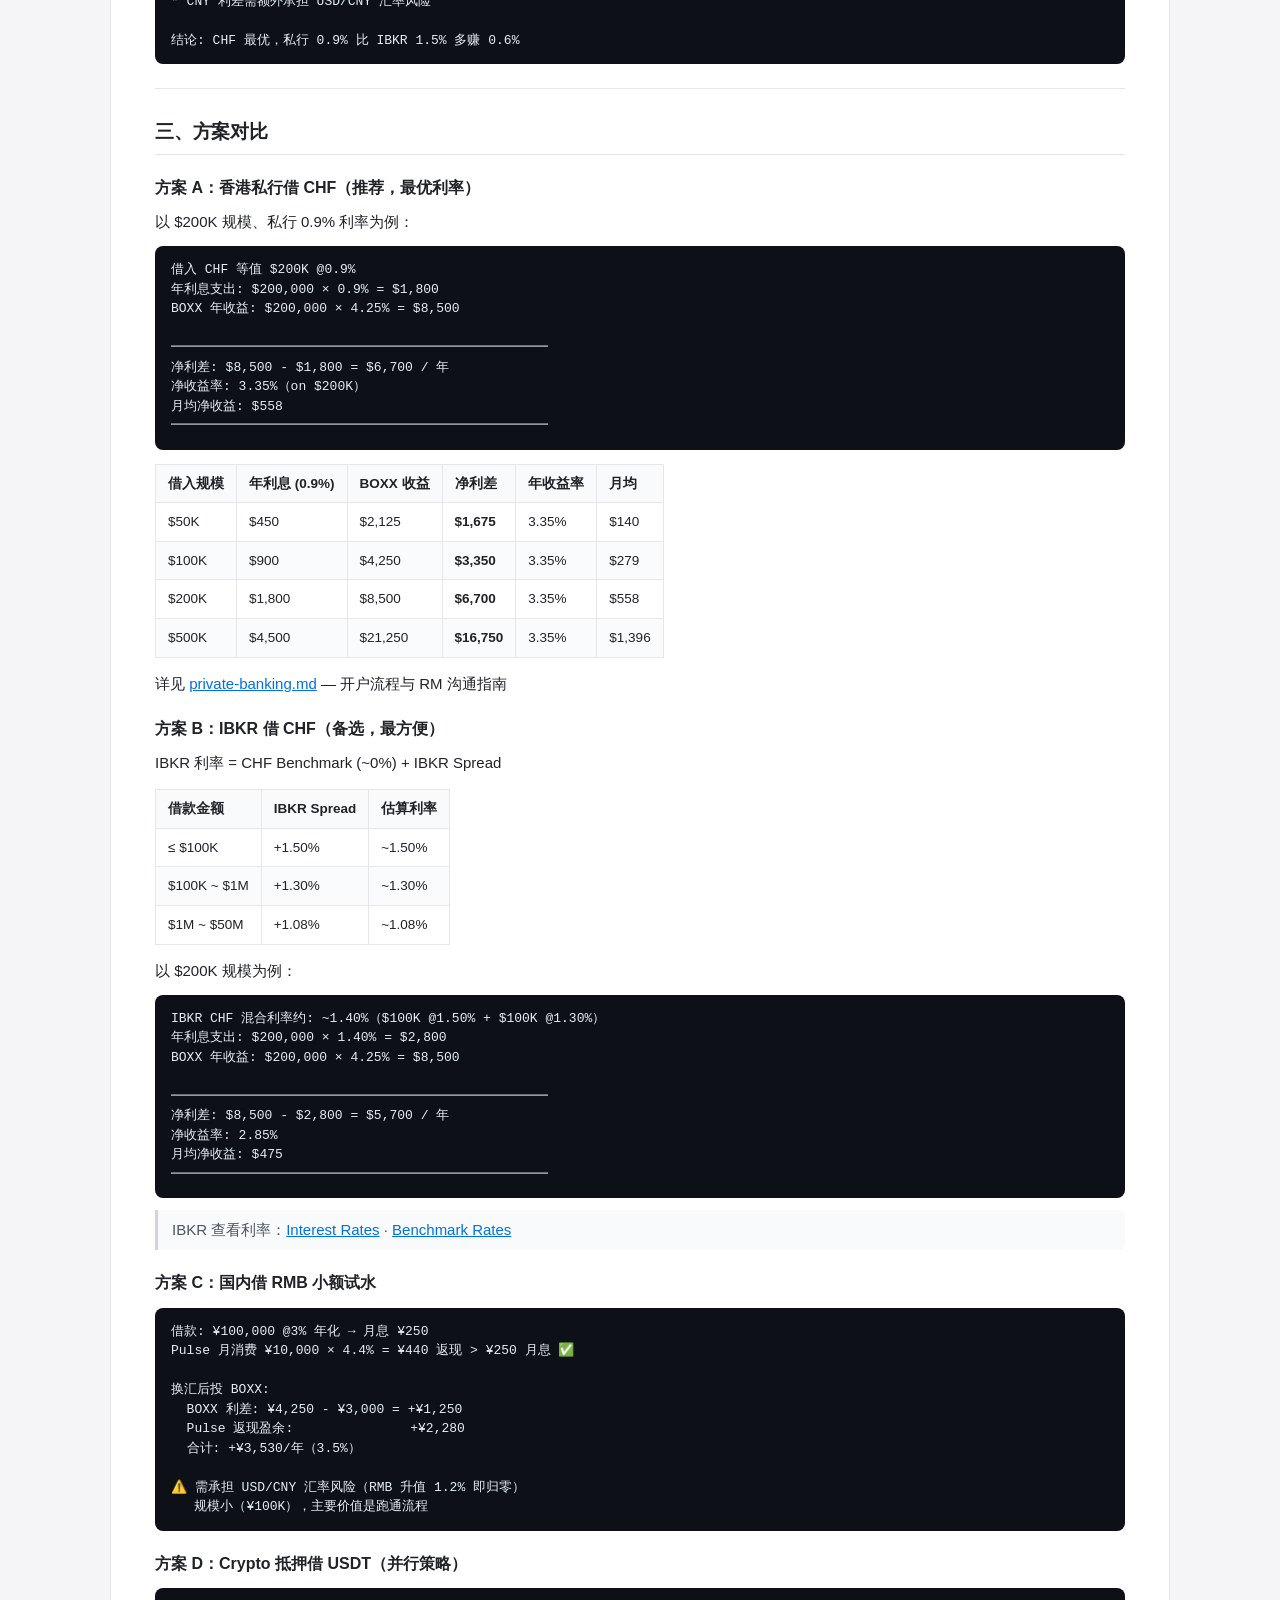
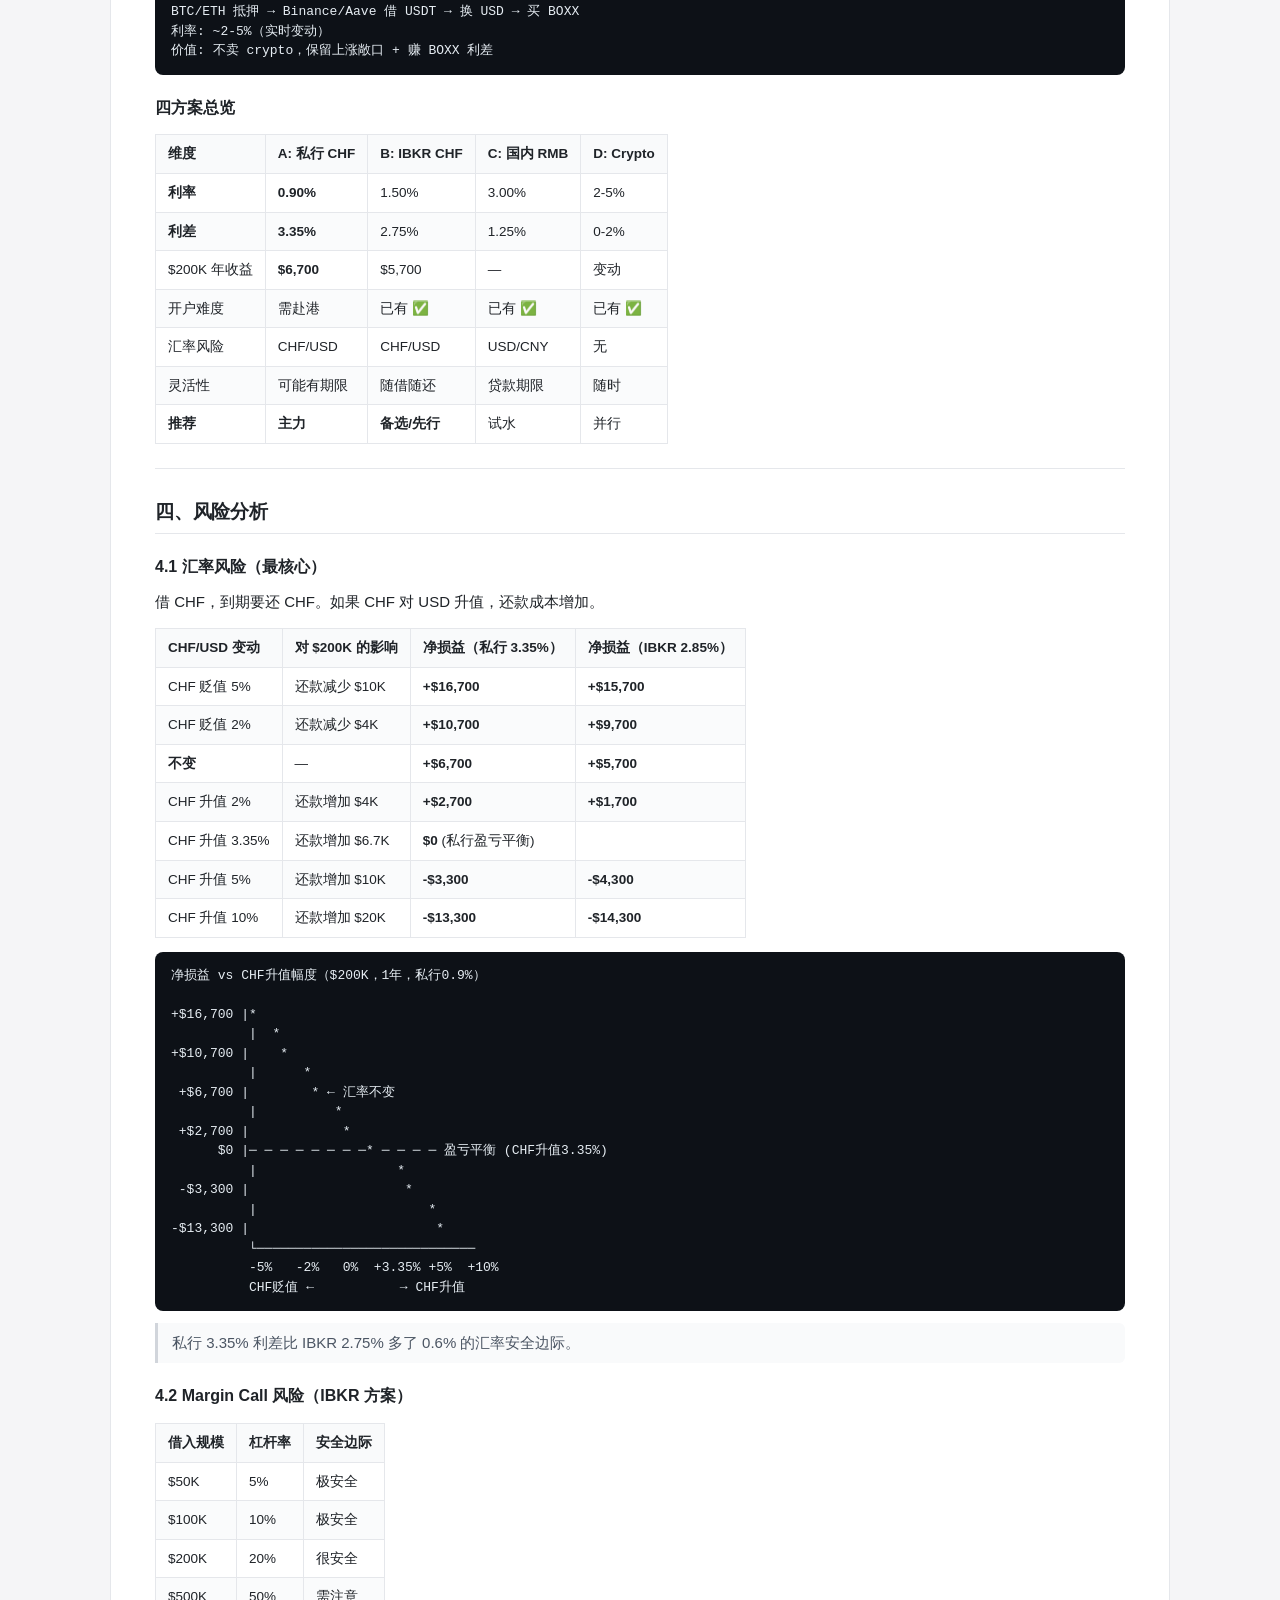
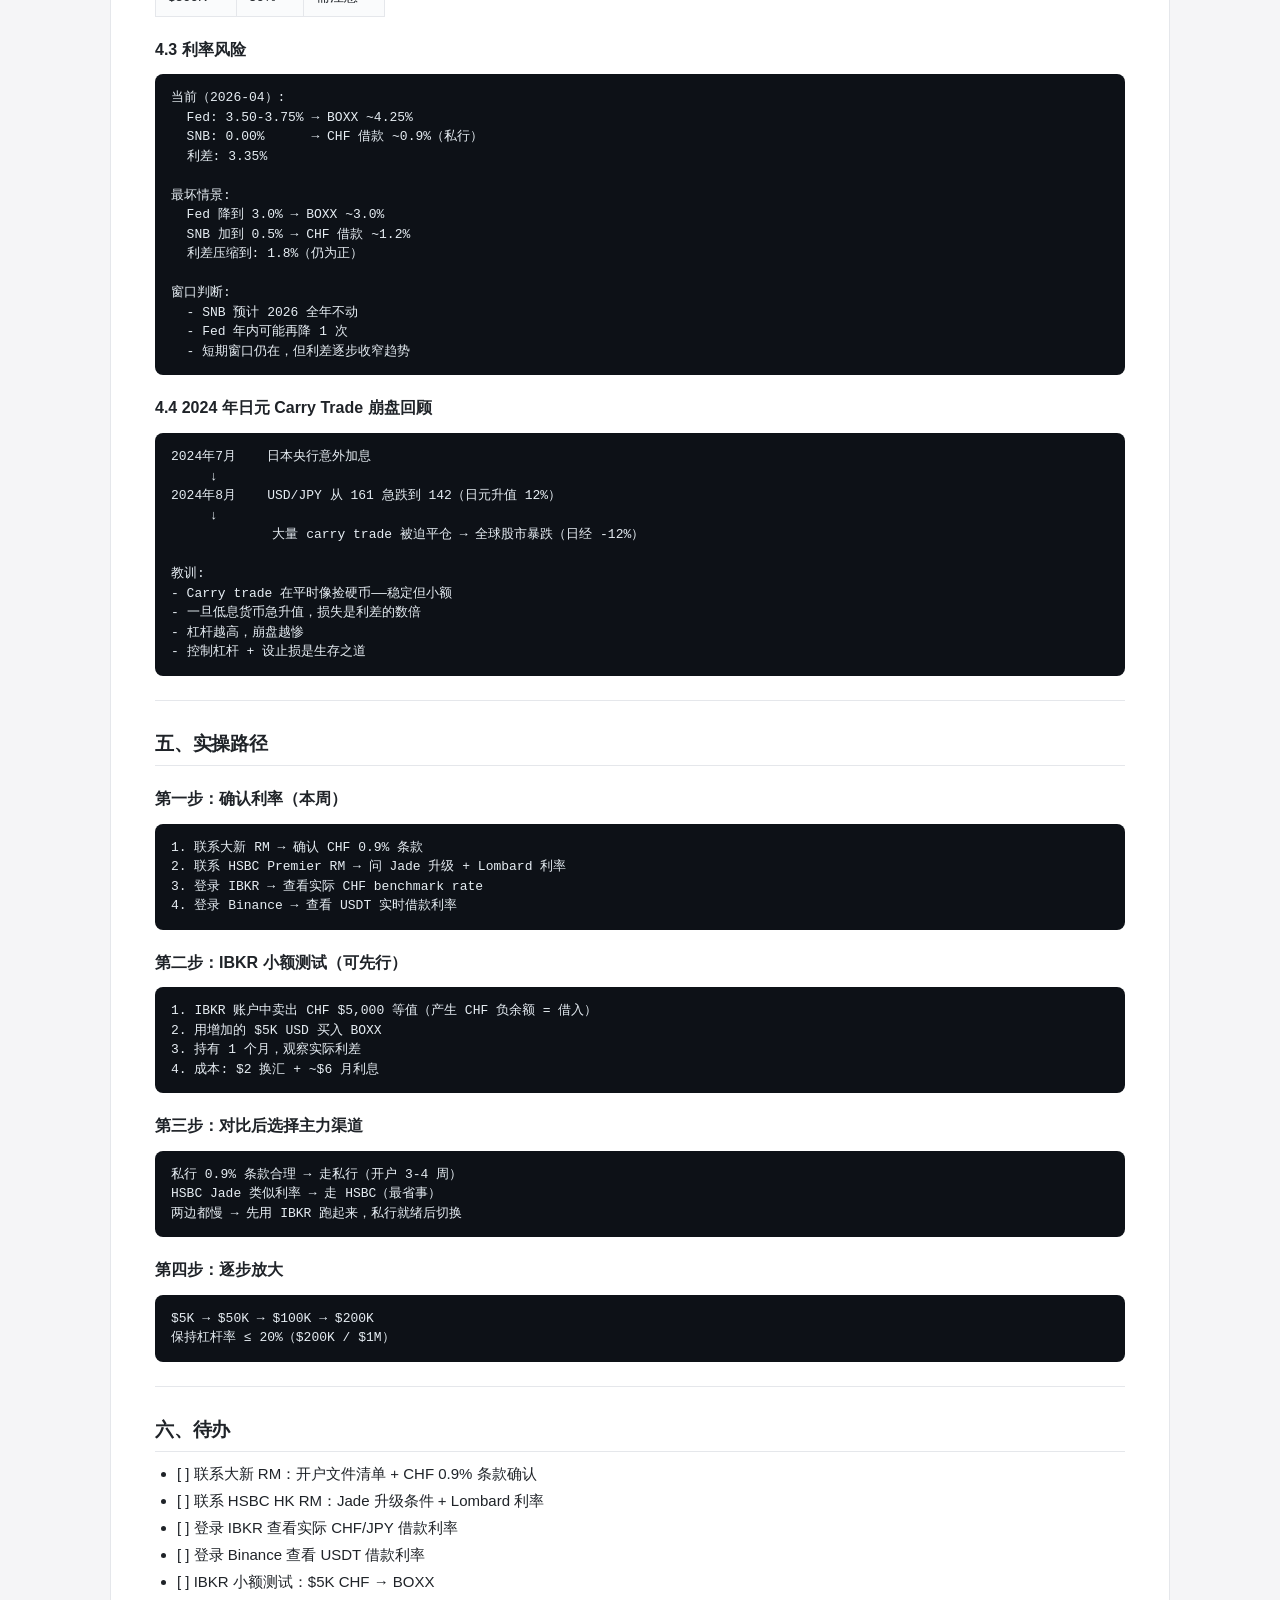
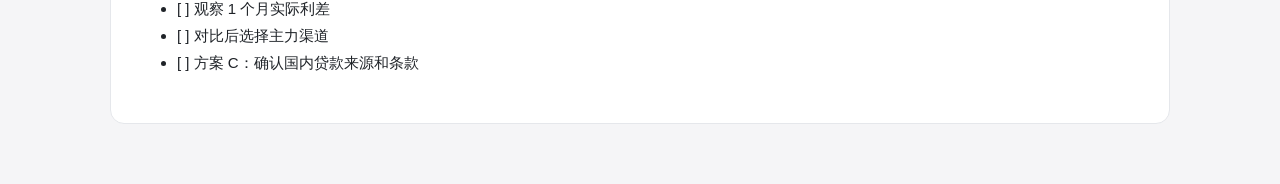
<file: site/carry-trade/index.html>
<!DOCTYPE html>
<html lang="zh-CN">
<head>
<meta charset="utf-8">
<meta name="viewport" content="width=device-width,initial-scale=1">
<title>Carry Trade 套息策略 — 理财笔记</title>
<meta name="description" content="借低息 CHF 投 BOXX（SOFR 挂钩）吃利差，全渠道利率对比 + 风险测算 + 方案选择">
<style>
/* tianlizeng.cloud 站群统一站内样式 (SSOT)
 * 来源：~/Dev/devtools/lib/templates/site-content.css
 * 编辑这里 → /site-content-refresh 同步到所有消费者站
 * 视觉对标：services 页 (~/Dev/website/components/service-dashboard.tsx)
 */

/* ===== 页面骨架 ===== */
body.tlz-page {
  background: #f5f5f7;
  color: #1d1d1f;
  font-family: -apple-system, BlinkMacSystemFont, 'PingFang SC', 'Helvetica Neue', Helvetica, Arial, sans-serif;
  margin: 0;
}

.tlz-container {
  max-width: 1280px;
  margin: 0 auto;
  padding: 0 24px 48px;
}
@media (min-width: 768px) {
  .tlz-container { padding: 0 32px 48px; }
}

/* ===== Stats bar（统计条，site-header 之下）===== */
.tlz-stats-bar {
  display: flex; flex-wrap: wrap; align-items: center; justify-content: center;
  gap: 16px;
  margin: 24px 0 32px;
  font-size: 14px; color: #86868b;
}
.tlz-stats-bar > * { display: inline-flex; align-items: center; gap: 6px; }
.tlz-stats-bar strong { color: #1d1d1f; font-weight: 500; }

/* ===== Search box ===== */
.tlz-search-wrap {
  position: relative;
  width: 100%; max-width: 448px;
  margin: 0 auto 32px;
}
.tlz-search {
  width: 100%; box-sizing: border-box;
  padding: 10px 16px 10px 40px;
  background: rgba(255,255,255,0.5);
  -webkit-backdrop-filter: blur(20px);
  backdrop-filter: blur(20px);
  border: 1px solid rgba(255,255,255,0.6);
  border-radius: 12px;
  font: 14px/1.4 inherit;
  color: #1d1d1f; outline: none;
  transition: border-color 0.15s, box-shadow 0.15s;
}
.tlz-search:focus {
  border-color: rgba(0,113,227,0.3);
  box-shadow: 0 0 0 3px rgba(0,113,227,0.20);
}
.tlz-search::placeholder { color: rgba(134,134,139,0.6); }

/* ===== Filter buttons ===== */
.tlz-filters { display: flex; flex-wrap: wrap; gap: 8px; justify-content: center; margin-bottom: 24px; }
.tlz-btn {
  padding: 6px 14px;
  background: rgba(255,255,255,0.5);
  -webkit-backdrop-filter: blur(20px);
  backdrop-filter: blur(20px);
  border: 1px solid rgba(255,255,255,0.6);
  border-radius: 999px;
  font: 13px/1 inherit; color: #6b7280;
  cursor: pointer;
  transition: all 0.15s;
}
.tlz-btn:hover { background: rgba(255,255,255,0.7); color: #1d1d1f; }
.tlz-btn.active { background: #1f2328; color: #fff; border-color: #1f2328; }

/* ===== Section（一个分组）===== */
.tlz-section { margin-bottom: 40px; }
.tlz-section-title {
  display: flex; align-items: center; gap: 8px;
  margin-bottom: 16px;
  font-size: 18px; font-weight: 600; color: #1d1d1f;
}
.tlz-section-title .tlz-icon { font-size: 20px; line-height: 1; }
.tlz-section-title .tlz-count { font-size: 12px; color: #86868b; font-weight: 400; margin-left: 4px; }

/* ===== Grid ===== */
.tlz-grid {
  display: grid;
  grid-template-columns: 1fr;
  gap: 8px;
}
@media (min-width: 768px) {
  .tlz-grid { grid-template-columns: 1fr 1fr; }
}

/* ===== Card（玻璃卡片，所有 list item 都用这个）===== */
.tlz-card {
  display: flex; align-items: center; gap: 12px;
  background: rgba(255,255,255,0.5);
  -webkit-backdrop-filter: blur(20px);
  backdrop-filter: blur(20px);
  border: 1px solid rgba(255,255,255,0.6);
  border-radius: 12px;
  padding: 12px 16px;
  text-decoration: none; color: inherit;
  transition: all 0.2s;
}
.tlz-card:hover {
  background: rgba(255,255,255,0.7);
  box-shadow: 0 4px 12px rgba(0,0,0,0.06);
}
.tlz-card-body { min-width: 0; flex: 1; }
.tlz-card-header { display: flex; align-items: center; gap: 8px; }
.tlz-card-name {
  font-size: 14px; font-weight: 500; color: #1d1d1f;
  overflow: hidden; text-overflow: ellipsis; white-space: nowrap;
}
.tlz-card-meta {
  font-size: 10px; color: #86868b;
  font-family: ui-monospace, SFMono-Regular, Menlo, monospace;
  flex-shrink: 0;
}
.tlz-card-desc {
  font-size: 12px; color: #86868b;
  margin-top: 2px;
  overflow: hidden; text-overflow: ellipsis; white-space: nowrap;
}
.tlz-card-tail { display: flex; align-items: center; gap: 8px; flex-shrink: 0; }

/* Card 行式变体（logs 时间线用）*/
.tlz-card--row .tlz-card-body { display: grid; grid-template-columns: 100px 1fr; gap: 12px; align-items: baseline; }
.tlz-card--row .tlz-card-meta { font-size: 12px; }

/* ===== Status dot ===== */
.tlz-dot { width: 10px; height: 10px; border-radius: 50%; flex-shrink: 0; display: inline-block; }
.tlz-dot--ok { background: #34c759; }
.tlz-dot--bad { background: #ff3b30; }
.tlz-dot--warn { background: #ff9500; }
.tlz-dot--unknown { background: #d2d2d7; }

/* ===== Tag chip ===== */
.tlz-tag {
  display: inline-block;
  background: rgba(0,0,0,0.06); color: #495057;
  font-size: 10px; font-weight: 500;
  padding: 1px 7px; border-radius: 4px;
  margin-right: 4px;
}

/* ===== Lock icon (CF Access 标识) ===== */
.tlz-lock {
  display: inline-block; width: 12px; height: 12px;
  vertical-align: middle; opacity: 0.5;
}

/* ===== Footer ===== */
.tlz-footer {
  text-align: center; color: #86868b; font-size: 12px;
  margin-top: 48px; padding: 24px 0;
  border-top: 1px solid rgba(0,0,0,0.05);
}
.tlz-footer a { color: #0071e3; text-decoration: none; }
.tlz-footer a:hover { text-decoration: underline; }

/* ===== Hidden helper ===== */
.tlz-hidden { display: none !important; }


:root{--bg:#f5f5f7;--card:#fff;--border:#e5e7eb;--text:#1f2328;--muted:#6b7280;--accent:#0071E3;}
*{margin:0;padding:0;box-sizing:border-box;}
body{background:var(--bg);color:var(--text);font:400 15px/1.6 -apple-system,BlinkMacSystemFont,'PingFang SC','Helvetica Neue',Helvetica,Arial,sans-serif;min-height:100vh;}
.tlz-container{max-width:1100px;margin:0 auto;padding:24px 20px 60px;}
a{color:var(--accent);}


.article{background:var(--card);border:1px solid var(--border);border-radius:14px;padding:36px 44px;margin-top:18px;}
.article .back{display:inline-block;color:var(--muted);font-size:13px;text-decoration:none;margin-bottom:20px;}
.article .back:hover{color:var(--accent);}
.article .meta-row{color:var(--muted);font-size:12px;margin-bottom:24px;display:flex;gap:12px;flex-wrap:wrap;}
.article .meta-row .group-chip{background:#eef0f2;color:var(--c);padding:1px 8px;border-radius:10px;font-weight:600;font-size:11px;}
.article h1{font-size:26px;font-weight:700;letter-spacing:-0.02em;color:#1f2328;margin:0 0 14px;line-height:1.3;}
.article h2{font-size:19px;font-weight:700;letter-spacing:-0.01em;margin:28px 0 10px;color:#1f2328;border-bottom:1px solid var(--border);padding-bottom:6px;}
.article h3{font-size:16px;font-weight:600;margin:20px 0 8px;color:#1f2328;}
.article h4{font-size:14px;font-weight:600;margin:14px 0 6px;color:#374151;}
.article p{margin:10px 0;}
.article ul,.article ol{margin:8px 0 12px 22px;}
.article li{margin:3px 0;}
.article code{background:#f1f3f5;color:#d6336c;font-family:ui-monospace,SFMono-Regular,monospace;font-size:13px;padding:1px 5px;border-radius:4px;}
.article pre{background:#0d1117;color:#e6edf3;padding:14px 16px;border-radius:8px;overflow-x:auto;font-size:13px;line-height:1.5;margin:12px 0;}
.article pre code{background:transparent;color:inherit;padding:0;font-size:13px;}
.article blockquote{border-left:3px solid #d1d5db;padding:4px 14px;margin:12px 0;color:#4b5563;background:#f9fafb;border-radius:0 6px 6px 0;}
.article blockquote p{margin:4px 0;}
.article table{border-collapse:collapse;margin:14px 0;font-size:13.5px;display:block;overflow-x:auto;max-width:100%;}
.article table thead{background:#f9fafb;}
.article th,.article td{border:1px solid var(--border);padding:8px 12px;text-align:left;}
.article th{font-weight:600;color:#1f2328;}
.article tr:nth-child(even) td{background:#fafbfc;}
.article hr{border:none;border-top:1px solid var(--border);margin:24px 0;}
.article a{color:var(--accent);}
.article img{max-width:100%;border-radius:8px;margin:12px 0;}
@media(max-width:640px){.article{padding:24px 20px;}.article h1{font-size:22px;}}

:root { --c: #16a34a; }
</style>
</head>
<body>
<style>
  /* ============================================================
     Mega Menu · HSBC-style unified light (R7.2)
     - Brand bar 64px · 单色浅灰 panel 全 4 列等宽
     - hover 触发 · 150ms 延迟关闭 · display:none 默认严格隐藏
     - html/body overflow-x:hidden 防横滚兜底
  ============================================================ */

  :root {
    --tlz-bg-panel:       #F5F5F5;
    --tlz-text-primary:   #111111;
    --tlz-text-secondary: #333333;
    --tlz-border-subtle:  #E5E5E5;
    --tlz-border-divider: #E0E0E0;
    --tlz-badge-border:   #BFBFBF;
    --tlz-badge-text:     #6B7177;
    --tlz-accent:         #D40000;
  }

  html, body { overflow-x: hidden; }
  body { padding-top: 64px !important; }

  .tlz-nav-stack {
    position: fixed; top: 0; left: 0; right: 0; z-index: 9999;
    font: 400 15px/1 -apple-system, BlinkMacSystemFont, 'PingFang SC', 'Helvetica Neue', sans-serif;
  }

  /* ===== Brand bar ===== */
  .tlz-nav {
    height: 64px;
    background: #FFFFFF;
    border-bottom: 1px solid var(--tlz-border-subtle);
    display: flex; align-items: center;
  }
  .tlz-nav-inner {
    max-width: 1280px; width: 100%; margin: 0 auto;
    padding: 0 24px; display: flex; align-items: center;
    min-width: 0;
  }
  .tlz-nav-brand {
    font-weight: 500; font-size: 18px; color: #000;
    text-decoration: none; transition: color 0.12s;
    flex-shrink: 0;
  }
  .tlz-nav-brand:hover { color: var(--tlz-accent); }
  .tlz-nav-sep { width: 1px; height: 32px; background: var(--tlz-border-subtle); margin: 0 24px; flex-shrink: 0; }

  .tlz-nav-triggers { display: flex; align-items: center; gap: 32px; flex: 1; min-width: 0; }
  .tlz-nav .mega-trigger {
    background: transparent; border: 0;
    font: inherit; font-size: 15px; font-weight: 400;
    color: var(--tlz-text-secondary);
    padding: 8px 0; cursor: pointer;
    display: inline-flex; align-items: center; gap: 4px;
    transition: color 0.12s; white-space: nowrap;
  }
  .tlz-nav .mega-trigger::after {
    content: "\25be"; font-size: 12px; opacity: 0.6;
    transition: transform 0.18s ease-out;
  }
  .tlz-nav .mega-trigger:hover { color: #000; }
  .tlz-nav .mega-trigger[aria-expanded="true"] { color: #000; font-weight: 500; }
  .tlz-nav .mega-trigger[aria-expanded="true"]::after { transform: rotate(180deg); }
  .tlz-nav .mega-trigger.current { color: #000; font-weight: 500; }

  /* ===== Mega Panel · 默认完全隐藏 ===== */
  .tlz-mega-panel {
    position: fixed; top: 64px; left: 0; right: 0;
    background: var(--tlz-bg-panel);
    display: none;
    max-height: calc(100vh - 64px);
    overflow-y: auto;
    box-shadow: 0 8px 16px -8px rgba(0,0,0,0.08);
  }
  .tlz-mega-panel[data-open="true"] { display: block; }

  /* 内部 max-width 1280px 居中 · 4 列等宽 */
  .tlz-mega-inner {
    max-width: 1280px; width: 100%;
    margin: 0 auto;
    padding: 40px 48px;
    display: grid;
    grid-template-columns: repeat(4, minmax(0, 1fr));
    gap: 0;
    min-height: 320px;
  }

  .tlz-mega-col {
    padding: 0 24px;
    border-right: 1px solid var(--tlz-border-divider);
    min-width: 0;
  }
  .tlz-mega-col:first-child { padding-left: 0; }
  .tlz-mega-col:last-child { border-right: 0; padding-right: 0; }

  /* Group */
  .tlz-mega-group { margin-bottom: 24px; }
  .tlz-mega-group:last-child { margin-bottom: 0; }
  .tlz-mega-group h3 {
    font-size: 15px; font-weight: 600; color: var(--tlz-text-primary);
    margin: 0 0 12px;
  }
  .tlz-mega-group ul { list-style: none; padding: 0; margin: 0; }
  .tlz-mega-group a {
    display: inline-flex; align-items: center; gap: 8px;
    color: var(--tlz-text-secondary); text-decoration: none;
    font-size: 14px; font-weight: 400; line-height: 28px;
    transition: color 0.12s;
  }
  .tlz-mega-group a:hover { color: var(--tlz-accent); }

  /* CF badge（统一浅灰规格） */
  .tlz-mega-group .cf-badge {
    height: 18px; padding: 0 6px;
    display: inline-flex; align-items: center;
    font-size: 10px; font-weight: 500; letter-spacing: 0.05em;
    color: var(--tlz-badge-text);
    background: transparent;
    border: 1px solid var(--tlz-badge-border);
    border-radius: 3px;
    flex-shrink: 0;
  }

  /* Hamburger */
  .tlz-nav-hamburger {
    display: none; background: transparent; border: 0;
    color: var(--tlz-text-secondary); padding: 8px; margin-left: auto;
    cursor: pointer; font-size: 20px;
  }

  /* ===== 响应式 ===== */
  @media (max-width: 1023px) {
    .tlz-mega-inner {
      grid-template-columns: repeat(2, minmax(0, 1fr));
      padding: 32px 24px;
    }
    .tlz-mega-col:nth-child(2n) { border-right: 0; padding-right: 0; }
    .tlz-mega-col:nth-child(n+3) {
      padding-top: 24px; margin-top: 24px;
      border-top: 1px solid var(--tlz-border-divider);
    }
    .tlz-mega-col:nth-child(3) { padding-left: 0; }
  }

  @media (max-width: 768px) {
    body { padding-top: 56px !important; }
    .tlz-nav { height: 56px; }
    .tlz-nav-inner { padding: 0 16px; }
    .tlz-nav-sep { display: none; }
    .tlz-nav-triggers { display: none; }
    .tlz-nav-hamburger { display: inline-flex; }

    .tlz-nav-stack[data-mobile-open="true"] .tlz-nav-triggers {
      display: flex; flex-direction: column; align-items: stretch;
      position: fixed; top: 56px; left: 0; right: 0; bottom: 0;
      background: #FFFFFF;
      padding: 0; gap: 0; overflow-y: auto; z-index: 10000;
    }
    .tlz-nav-stack[data-mobile-open="true"] .mega-trigger {
      width: 100%; justify-content: space-between;
      padding: 16px 20px; border-radius: 0;
      border-bottom: 1px solid var(--tlz-border-subtle);
      font-size: 16px;
    }

    .tlz-mega-panel {
      top: 56px; max-height: calc(100vh - 56px);
      position: static; box-shadow: none;
    }
    .tlz-mega-inner {
      grid-template-columns: 1fr;
      padding: 16px 20px;
    }
    .tlz-mega-col {
      padding: 0 !important;
      border-right: 0 !important;
      border-top: 0 !important;
      margin-top: 16px !important;
    }
    .tlz-mega-col:first-child { margin-top: 0 !important; }
  }
</style>
<div class="tlz-nav-stack" data-mobile-open="false">
<nav class="tlz-nav" aria-label="站群导航"><div class="tlz-nav-inner">
  <a class="tlz-nav-brand" href="https://tianlizeng.cloud/" data-site="home">曾田力</a>
  <div class="tlz-nav-sep" aria-hidden="true"></div>
  <div class="tlz-nav-triggers" role="menubar">
    <button class="mega-trigger" data-cat="home" role="menuitem" aria-haspopup="menu" aria-expanded="false" aria-controls="mega-panel-home">🏠 主站</button>
    <button class="mega-trigger" data-cat="hydro" role="menuitem" aria-haspopup="menu" aria-expanded="false" aria-controls="mega-panel-hydro">💧 水利</button>
    <button class="mega-trigger" data-cat="dev" role="menuitem" aria-haspopup="menu" aria-expanded="false" aria-controls="mega-panel-dev">🛠 开发</button>
    <button class="mega-trigger" data-cat="content" role="menuitem" aria-haspopup="menu" aria-expanded="false" aria-controls="mega-panel-content">📚 内容</button>
    <button class="mega-trigger" data-cat="infra" role="menuitem" aria-haspopup="menu" aria-expanded="false" aria-controls="mega-panel-infra">⚙️ 基础设施</button>
  </div>
  <button class="tlz-nav-hamburger" aria-label="菜单" aria-expanded="false" data-toggle="mobile">☰</button>
</div></nav>
<div class="tlz-mega-panel" data-for="home" id="mega-panel-home" role="menu" aria-label="🏠 主站" data-open="false">
  <div class="tlz-mega-inner">
    <div class="tlz-mega-col">
      <div class="tlz-mega-group">
        <h3>关于</h3>
        <ul>
          <li><a href="https://tianlizeng.cloud/about" role="menuitem"><span>关于我</span></a></li>
          <li><a href="https://tianlizeng.cloud/projects" role="menuitem"><span>作品</span></a></li>
          <li><a href="https://tianlizeng.cloud/research" role="menuitem"><span>研究</span></a></li>
          <li><a href="https://tianlizeng.cloud/blog" role="menuitem"><span>博客</span></a></li>
          <li><a href="https://tianlizeng.cloud/life" role="menuitem"><span>生活</span></a></li>
        </ul>
      </div>
    </div>
    <div class="tlz-mega-col">
      <div class="tlz-mega-group">
        <h3>入口</h3>
        <ul>
          <li><a href="https://tianlizeng.cloud/services" role="menuitem"><span>服务总览</span></a></li>
          <li><a href="https://stack.tianlizeng.cloud" role="menuitem"><span>Stack</span></a></li>
          <li><a href="https://cmds.tianlizeng.cloud" role="menuitem"><span>CC Docs</span><span class="cf-badge">CF</span></a></li>
          <li><a href="https://dashboard.tianlizeng.cloud" role="menuitem"><span>Dashboard</span></a></li>
          <li><a href="https://dashboard.tianlizeng.cloud/auggie" role="menuitem"><span>Auggie</span></a></li>
          <li><a href="https://tianlizeng.cloud/search" role="menuitem"><span>搜索</span></a></li>
        </ul>
      </div>
    </div>
    <div class="tlz-mega-col">
    </div>
    <div class="tlz-mega-col">
    </div>
  </div>
</div>
<div class="tlz-mega-panel" data-for="hydro" id="mega-panel-hydro" role="menu" aria-label="💧 水利" data-open="false">
  <div class="tlz-mega-inner">
    <div class="tlz-mega-col">
      <div class="tlz-mega-group">
        <h3>主平台</h3>
        <ul>
          <li><a href="https://hydro.tianlizeng.cloud" role="menuitem"><span>Hydro Toolkit</span></a></li>
        </ul>
      </div>
    </div>
    <div class="tlz-mega-col">
      <div class="tlz-mega-group">
        <h3>水资源/调度</h3>
        <ul>
          <li><a href="https://hydro-annual.tianlizeng.cloud" role="menuitem"><span>水资源年报</span></a></li>
          <li><a href="https://hydro-reservoir.tianlizeng.cloud" role="menuitem"><span>水库群调度</span></a></li>
          <li><a href="https://hydro-district.tianlizeng.cloud" role="menuitem"><span>河区调度</span></a></li>
        </ul>
      </div>
    </div>
    <div class="tlz-mega-col">
      <div class="tlz-mega-group">
        <h3>评估/编码</h3>
        <ul>
          <li><a href="https://hydro-efficiency.tianlizeng.cloud" role="menuitem"><span>水效评估</span></a></li>
          <li><a href="https://hydro-geocode.tianlizeng.cloud" role="menuitem"><span>地理编码</span></a></li>
          <li><a href="https://hydro-capacity.tianlizeng.cloud" role="menuitem"><span>纳污能力</span></a></li>
        </ul>
      </div>
    </div>
    <div class="tlz-mega-col">
      <div class="tlz-mega-group">
        <h3>风险/降雨</h3>
        <ul>
          <li><a href="https://hydro-risk.tianlizeng.cloud" role="menuitem"><span>风险图数据</span></a></li>
          <li><a href="https://hydro-rainfall.tianlizeng.cloud" role="menuitem"><span>降雨径流</span></a></li>
          <li><a href="https://hydro-irrigation.tianlizeng.cloud" role="menuitem"><span>灌溉需水</span></a></li>
        </ul>
      </div>
    </div>
  </div>
</div>
<div class="tlz-mega-panel" data-for="dev" id="mega-panel-dev" role="menu" aria-label="🛠 开发" data-open="false">
  <div class="tlz-mega-inner">
    <div class="tlz-mega-col">
      <div class="tlz-mega-group">
        <h3>子域服务</h3>
        <ul>
          <li><a href="https://dashboard.tianlizeng.cloud" role="menuitem"><span>Repo Dashboard</span></a></li>
          <li><a href="https://cclog.tianlizeng.cloud" role="menuitem"><span>CC 会话日志</span></a></li>
          <li><a href="https://logs.tianlizeng.cloud" role="menuitem"><span>Logs</span><span class="cf-badge">CF</span></a></li>
          <li><a href="https://dockit.tianlizeng.cloud" role="menuitem"><span>Dockit</span></a></li>
          <li><a href="https://stack.tianlizeng.cloud" role="menuitem"><span>Stack</span><span class="cf-badge">CF</span></a></li>
          <li><a href="https://cmds.tianlizeng.cloud" role="menuitem"><span>CC Docs</span><span class="cf-badge">CF</span></a></li>
          <li><a href="https://playbooks.tianlizeng.cloud" role="menuitem"><span>Playbooks</span><span class="cf-badge">CF</span></a></li>
        </ul>
      </div>
    </div>
    <div class="tlz-mega-col">
      <div class="tlz-mega-group">
        <h3>工具库</h3>
        <ul>
          <li><a href="https://github.com/zengtianli/cc-configs" role="menuitem"><span>cc-configs</span></a></li>
          <li><a href="https://github.com/zengtianli/devtools" role="menuitem"><span>devtools</span></a></li>
          <li><a href="https://github.com/zengtianli/doctools" role="menuitem"><span>doctools</span></a></li>
          <li><a href="https://github.com/zengtianli/mactools" role="menuitem"><span>mactools</span></a></li>
          <li><a href="https://github.com/zengtianli/clashx" role="menuitem"><span>clashx</span></a></li>
        </ul>
      </div>
    </div>
    <div class="tlz-mega-col">
      <div class="tlz-mega-group">
        <h3>Raycast / 配置</h3>
        <ul>
          <li><a href="https://github.com/zengtianli/raycast" role="menuitem"><span>raycast</span></a></li>
          <li><a href="https://github.com/zengtianli/configs" role="menuitem"><span>configs</span></a></li>
        </ul>
      </div>
    </div>
    <div class="tlz-mega-col">
    </div>
  </div>
</div>
<div class="tlz-mega-panel" data-for="content" id="mega-panel-content" role="menu" aria-label="📚 内容" data-open="false">
  <div class="tlz-mega-inner">
    <div class="tlz-mega-col">
      <div class="tlz-mega-group">
        <h3>日志 / 知识</h3>
        <ul>
          <li><a href="https://logs.tianlizeng.cloud" role="menuitem"><span>Logs</span><span class="cf-badge">CF</span></a></li>
          <li><a href="https://docs.tianlizeng.cloud" role="menuitem"><span>知识库</span><span class="cf-badge">CF</span></a></li>
          <li><a href="https://audiobook.tianlizeng.cloud" role="menuitem"><span>有声书</span></a></li>
          <li><a href="https://cclog.tianlizeng.cloud" role="menuitem"><span>CC 会话</span></a></li>
          <li><a href="https://playbooks.tianlizeng.cloud" role="menuitem"><span>Playbooks</span><span class="cf-badge">CF</span></a></li>
        </ul>
      </div>
    </div>
    <div class="tlz-mega-col">
      <div class="tlz-mega-group">
        <h3>投资</h3>
        <ul>
          <li><a href="https://assets.tianlizeng.cloud" role="menuitem"><span>理财笔记</span></a></li>
          <li><a href="https://cc-options.tianlizeng.cloud" role="menuitem"><span>QQQ CC Dashboard</span><span class="cf-badge">CF</span></a></li>
        </ul>
      </div>
    </div>
    <div class="tlz-mega-col">
    </div>
    <div class="tlz-mega-col">
    </div>
  </div>
</div>
<div class="tlz-mega-panel" data-for="infra" id="mega-panel-infra" role="menu" aria-label="⚙️ 基础设施" data-open="false">
  <div class="tlz-mega-inner">
    <div class="tlz-mega-col">
      <div class="tlz-mega-group">
        <h3>监控 / 自动化</h3>
        <ul>
          <li><a href="https://status.tianlizeng.cloud" role="menuitem"><span>Uptime Kuma</span><span class="cf-badge">CF</span></a></li>
          <li><a href="https://n8n.tianlizeng.cloud" role="menuitem"><span>n8n</span><span class="cf-badge">CF</span></a></li>
        </ul>
      </div>
    </div>
    <div class="tlz-mega-col">
      <div class="tlz-mega-group">
        <h3>代理</h3>
        <ul>
          <li><a href="https://proxy.tianlizeng.cloud" role="menuitem"><span>OAuth Proxy</span><span class="cf-badge">CF</span></a></li>
          <li><a href="https://panel.tianlizeng.cloud" role="menuitem"><span>Marzban</span></a></li>
          <li><a href="https://sub.tianlizeng.cloud" role="menuitem"><span>Marzban 订阅</span></a></li>
        </ul>
      </div>
    </div>
    <div class="tlz-mega-col">
      <div class="tlz-mega-group">
        <h3>WEBHOOK</h3>
        <ul>
          <li><a href="https://webhook.tianlizeng.cloud" role="menuitem"><span>Webhook</span></a></li>
        </ul>
      </div>
    </div>
    <div class="tlz-mega-col">
    </div>
  </div>
</div>
</div>
<script>(function(){
  var stack=document.querySelector('.tlz-nav-stack');
  if(!stack)return;
  var triggers=stack.querySelectorAll('.mega-trigger');
  var panels=stack.querySelectorAll('.tlz-mega-panel');
  var hamburger=stack.querySelector('.tlz-nav-hamburger');
  var activeKey=null,hideTimer=null;
  function hideAll(){
    panels.forEach(function(p){p.setAttribute('data-open','false');});
    triggers.forEach(function(t){t.setAttribute('aria-expanded','false');});
    activeKey=null;
  }
  function show(k){
    if(hideTimer){clearTimeout(hideTimer);hideTimer=null;}
    if(activeKey===k)return;
    hideAll();
    var t=stack.querySelector('.mega-trigger[data-cat="'+k+'"]');
    var p=stack.querySelector('.tlz-mega-panel[data-for="'+k+'"]');
    if(!t||!p)return;
    t.setAttribute('aria-expanded','true');
    p.setAttribute('data-open','true');
    activeKey=k;
  }
  function schedHide(){if(hideTimer)clearTimeout(hideTimer);hideTimer=setTimeout(hideAll,160);}
  triggers.forEach(function(t){
    var k=t.getAttribute('data-cat');
    t.addEventListener('mouseenter',function(){show(k);});
    t.addEventListener('click',function(e){e.preventDefault();if(activeKey===k)hideAll();else show(k);});
    t.addEventListener('mouseleave',schedHide);
  });
  panels.forEach(function(p){
    p.addEventListener('mouseenter',function(){if(hideTimer){clearTimeout(hideTimer);hideTimer=null;}});
    p.addEventListener('mouseleave',schedHide);
  });
  document.addEventListener('click',function(e){if(!stack.contains(e.target))hideAll();});
  document.addEventListener('keydown',function(e){if(e.key==='Escape')hideAll();});
  if(hamburger){
    hamburger.addEventListener('click',function(){
      var open=stack.getAttribute('data-mobile-open')==='true';
      stack.setAttribute('data-mobile-open',open?'false':'true');
      hamburger.setAttribute('aria-expanded',open?'false':'true');
      if(open)hideAll();
    });
  }
  // current highlight
  var host=location.hostname;
  var noCur=["hammerspoon.tianlizeng.cloud", "audiobook.tianlizeng.cloud", "auggie.tianlizeng.cloud", "proxy.tianlizeng.cloud"];
  var hostMap={"stack.tianlizeng.cloud": "home", "cmds.tianlizeng.cloud": "home", "dashboard.tianlizeng.cloud": "dev", "logs.tianlizeng.cloud": "content", "docs.tianlizeng.cloud": "content", "audiobook.tianlizeng.cloud": "content", "cclog.tianlizeng.cloud": "content", "playbooks.tianlizeng.cloud": "content", "cc-options.tianlizeng.cloud": "content", "assets.tianlizeng.cloud": "content", "status.tianlizeng.cloud": "infra", "n8n.tianlizeng.cloud": "infra", "panel.tianlizeng.cloud": "infra", "sub.tianlizeng.cloud": "infra", "webhook.tianlizeng.cloud": "infra"};
  var curKey=null;
  if(noCur.indexOf(host)===-1){
    curKey=hostMap[host]||null;
    if(!curKey && (host==='hydro.tianlizeng.cloud' || host.indexOf('hydro-')===0)) curKey='hydro';
    if(!curKey && host==='tianlizeng.cloud') curKey='home';
  }
  if(curKey){
    var t=stack.querySelector('.mega-trigger[data-cat="'+curKey+'"]');
    if(t)t.classList.add('current');
  }
})();</script>

<style>
  .tlz-site-header {
    max-width: 1100px; margin: 0 auto; padding: 24px 20px 16px;
    border-bottom: 1px solid rgba(0,0,0,0.05);
    font: 400 14px/1.5 -apple-system, BlinkMacSystemFont, 'PingFang SC', Helvetica, sans-serif;
  }
  .tlz-site-header .tlz-crumb {
    font-size: 12px; color: #86868b; margin-bottom: 6px;
  }
  .tlz-site-header .tlz-crumb a {
    color: #86868b; text-decoration: none;
  }
  .tlz-site-header .tlz-crumb a:hover { color: #0071E3; }
  .tlz-site-header h1 {
    font-size: 22px; font-weight: 700; letter-spacing: -0.02em;
    color: #1f2328; margin: 0;
  }
  .tlz-site-header h1 .tlz-icon { margin-right: 8px; }
  .tlz-site-header .tlz-tagline {
    font-size: 13px; color: #6b7280; margin: 4px 0 0;
  }
</style>
<header class="tlz-site-header">
  <div class="tlz-crumb"><a href="https://tianlizeng.cloud/">tianlizeng.cloud</a> / <a href="https://tianlizeng.cloud/services">Services</a> / <span>理财笔记</span></div>
  <h1><span class="tlz-icon">💰</span>理财笔记</h1>
  <p class="tlz-tagline">国际资产配置 · 换汇 / 投资 / 香港银行 / 策略分析</p>
</header>

<div class="tlz-container">
<article class="article">
<a class="back" href="../">← 返回首页</a>
<div class="meta-row">
  <span class="group-chip">📈 投资</span>
  <span>更新 2026-04-19</span>
</div>
<h1 id="carry-trade">Carry Trade 套息策略分析</h1>
<blockquote>
<p>状态：研究阶段，未实测
创建：2026-04-06
利率数据：2026-04-06 更新</p>
</blockquote>
<p>相关文档：<a href="../boxx-etf/">BOXX ETF 详解</a> · <a href="../private-banking/">私行开户与融资指南</a></p>
<hr>
<h2 id="_1">一、策略概述</h2>
<p>借入低息货币（CHF），投资高息资产（BOXX 4.25%），赚取利差。</p>
<pre><code>┌─────────────────────────────────────────────────────────────────┐
│                      Carry Trade 链路                            │
│                                                                  │
│  融资端（借低息）           投资端（赚高息）                       │
│  ┌──────────────┐         ┌──────────────┐                      │
│  │ 借入 CHF     │ ──换汇→ │ 买 BOXX ETF  │                      │
│  │ @0.9%（私行）│         │ @4.25%       │                      │
│  │ @1.5%（IBKR）│         │              │                      │
│  └──────┬───────┘         └──────┬───────┘                      │
│         │                        │                               │
│         ▼                        ▼                               │
│    付利息给银行             收 BOXX 收益                          │
│                                                                  │
│  净利差 = BOXX 4.25% - CHF 借款利率 - 汇率波动                   │
│  私行: 4.25% - 0.9% = 3.35%                                     │
│  IBKR: 4.25% - 1.5% = 2.75%                                     │
└─────────────────────────────────────────────────────────────────┘
</code></pre>
<h3 id="_2">两个核心洞察</h3>
<p><strong>1. 省掉银行中间商</strong>：银行 USD 定存 3% 的底层就是国债/BOXX 类资产（4.25%），差价是银行利润。详见 <a href="../boxx-etf/">boxx-etf.md</a></p>
<p><strong>2. 私行 Carry Trade 自己也能做</strong>：不需要依赖私行帮你投资，借到便宜的钱后自己买 BOXX。详见 <a href="../private-banking/">private-banking.md</a></p>
<hr>
<h2 id="2026-04-06">二、各国央行利率（2026-04-06 实时）</h2>
<table>
<thead>
<tr>
<th>央行</th>
<th>货币</th>
<th>政策利率</th>
<th>趋势</th>
<th>备注</th>
</tr>
</thead>
<tbody>
<tr>
<td>🇨🇭 SNB 瑞士</td>
<td>CHF</td>
<td><strong>0.00%</strong></td>
<td>横盘</td>
<td>预计 2026 全年不动，首次加息可能在 2027H2</td>
</tr>
<tr>
<td>🇯🇵 BOJ 日本</td>
<td>JPY</td>
<td><strong>0.75%</strong></td>
<td>缓慢加息</td>
<td>3 月会议 8:1 维持，1 人主张加到 1%</td>
</tr>
<tr>
<td>🇨🇳 PBoC 中国</td>
<td>CNY</td>
<td><strong>3.00%</strong> (1Y LPR)</td>
<td>横盘</td>
<td>连续 10 个月不动，5Y LPR 3.50%</td>
</tr>
<tr>
<td>🇺🇸 Fed 美联储</td>
<td>USD</td>
<td><strong>3.50-3.75%</strong></td>
<td>缓慢降息</td>
<td>年内预计再降 1 次至 ~3.4%</td>
</tr>
</tbody>
</table>
<h3 id="boxx-425">利差对比（投资端 BOXX @4.25%）</h3>
<pre><code>融资货币       借入成本(私行)  借入成本(IBKR)     BOXX收益    私行利差   IBKR利差
━━━━━━━━━━━━━━━━━━━━━━━━━━━━━━━━━━━━━━━━━━━━━━━━━━━━━━━━━━━━━━━━━━━━━
CHF (瑞郎)     ~0.90%         ~1.50%             4.25%       3.35%     2.75%
JPY (日元)     ~1.5-2.0%      ~2.25%             4.25%       2.25-2.75% 2.00%
EUR (欧元)     —              ~4.00%             4.25%       —         0.25%
CNY (人民币)   3.00%          ~4.50%             4.25%       1.25%*    倒挂❌
━━━━━━━━━━━━━━━━━━━━━━━━━━━━━━━━━━━━━━━━━━━━━━━━━━━━━━━━━━━━━━━━━━━━━
* CNY 利差需额外承担 USD/CNY 汇率风险

结论: CHF 最优，私行 0.9% 比 IBKR 1.5% 多赚 0.6%
</code></pre>
<hr>
<h2 id="_3">三、方案对比</h2>
<h3 id="a-chf">方案 A：香港私行借 CHF（推荐，最优利率）</h3>
<p>以 $200K 规模、私行 0.9% 利率为例：</p>
<pre><code>借入 CHF 等值 $200K @0.9%
年利息支出: $200,000 × 0.9% = $1,800
BOXX 年收益: $200,000 × 4.25% = $8,500

━━━━━━━━━━━━━━━━━━━━━━━━━━━━━
净利差: $8,500 - $1,800 = $6,700 / 年
净收益率: 3.35%（on $200K）
月均净收益: $558
━━━━━━━━━━━━━━━━━━━━━━━━━━━━━
</code></pre>
<table>
<thead>
<tr>
<th>借入规模</th>
<th>年利息 (0.9%)</th>
<th>BOXX 收益</th>
<th><strong>净利差</strong></th>
<th><strong>年收益率</strong></th>
<th><strong>月均</strong></th>
</tr>
</thead>
<tbody>
<tr>
<td>$50K</td>
<td>$450</td>
<td>$2,125</td>
<td><strong>$1,675</strong></td>
<td>3.35%</td>
<td>$140</td>
</tr>
<tr>
<td>$100K</td>
<td>$900</td>
<td>$4,250</td>
<td><strong>$3,350</strong></td>
<td>3.35%</td>
<td>$279</td>
</tr>
<tr>
<td>$200K</td>
<td>$1,800</td>
<td>$8,500</td>
<td><strong>$6,700</strong></td>
<td>3.35%</td>
<td>$558</td>
</tr>
<tr>
<td>$500K</td>
<td>$4,500</td>
<td>$21,250</td>
<td><strong>$16,750</strong></td>
<td>3.35%</td>
<td>$1,396</td>
</tr>
</tbody>
</table>
<p>详见 <a href="../private-banking/">private-banking.md</a> — 开户流程与 RM 沟通指南</p>
<h3 id="bibkr-chf">方案 B：IBKR 借 CHF（备选，最方便）</h3>
<p>IBKR 利率 = CHF Benchmark (~0%) + IBKR Spread</p>
<table>
<thead>
<tr>
<th>借款金额</th>
<th>IBKR Spread</th>
<th>估算利率</th>
</tr>
</thead>
<tbody>
<tr>
<td>≤ $100K</td>
<td>+1.50%</td>
<td>~1.50%</td>
</tr>
<tr>
<td>$100K ~ $1M</td>
<td>+1.30%</td>
<td>~1.30%</td>
</tr>
<tr>
<td>$1M ~ $50M</td>
<td>+1.08%</td>
<td>~1.08%</td>
</tr>
</tbody>
</table>
<p>以 $200K 规模为例：</p>
<pre><code>IBKR CHF 混合利率约: ~1.40%（$100K @1.50% + $100K @1.30%）
年利息支出: $200,000 × 1.40% = $2,800
BOXX 年收益: $200,000 × 4.25% = $8,500

━━━━━━━━━━━━━━━━━━━━━━━━━━━━━
净利差: $8,500 - $2,800 = $5,700 / 年
净收益率: 2.85%
月均净收益: $475
━━━━━━━━━━━━━━━━━━━━━━━━━━━━━
</code></pre>
<blockquote>
<p>IBKR 查看利率：<a href="https://www.interactivebrokers.com/en/accounts/fees/pricing-interest-rates.php">Interest Rates</a> · <a href="https://www.interactivebrokers.com/en/trading/margin-benchmarks.php">Benchmark Rates</a></p>
</blockquote>
<h3 id="c-rmb">方案 C：国内借 RMB 小额试水</h3>
<pre><code>借款: ¥100,000 @3% 年化 → 月息 ¥250
Pulse 月消费 ¥10,000 × 4.4% = ¥440 返现 &gt; ¥250 月息 ✅

换汇后投 BOXX:
  BOXX 利差: ¥4,250 - ¥3,000 = +¥1,250
  Pulse 返现盈余:               +¥2,280
  合计: +¥3,530/年（3.5%）

⚠️ 需承担 USD/CNY 汇率风险（RMB 升值 1.2% 即归零）
   规模小（¥100K），主要价值是跑通流程
</code></pre>
<h3 id="dcrypto-usdt">方案 D：Crypto 抵押借 USDT（并行策略）</h3>
<pre><code>BTC/ETH 抵押 → Binance/Aave 借 USDT → 换 USD → 买 BOXX
利率: ~2-5%（实时变动）
价值: 不卖 crypto，保留上涨敞口 + 赚 BOXX 利差
</code></pre>
<h3 id="_4">四方案总览</h3>
<table>
<thead>
<tr>
<th>维度</th>
<th>A: 私行 CHF</th>
<th>B: IBKR CHF</th>
<th>C: 国内 RMB</th>
<th>D: Crypto</th>
</tr>
</thead>
<tbody>
<tr>
<td><strong>利率</strong></td>
<td><strong>0.90%</strong></td>
<td>1.50%</td>
<td>3.00%</td>
<td>2-5%</td>
</tr>
<tr>
<td><strong>利差</strong></td>
<td><strong>3.35%</strong></td>
<td>2.75%</td>
<td>1.25%</td>
<td>0-2%</td>
</tr>
<tr>
<td>$200K 年收益</td>
<td><strong>$6,700</strong></td>
<td>$5,700</td>
<td>—</td>
<td>变动</td>
</tr>
<tr>
<td>开户难度</td>
<td>需赴港</td>
<td>已有 ✅</td>
<td>已有 ✅</td>
<td>已有 ✅</td>
</tr>
<tr>
<td>汇率风险</td>
<td>CHF/USD</td>
<td>CHF/USD</td>
<td>USD/CNY</td>
<td>无</td>
</tr>
<tr>
<td>灵活性</td>
<td>可能有期限</td>
<td>随借随还</td>
<td>贷款期限</td>
<td>随时</td>
</tr>
<tr>
<td><strong>推荐</strong></td>
<td><strong>主力</strong></td>
<td><strong>备选/先行</strong></td>
<td>试水</td>
<td>并行</td>
</tr>
</tbody>
</table>
<hr>
<h2 id="_5">四、风险分析</h2>
<h3 id="41">4.1 汇率风险（最核心）</h3>
<p>借 CHF，到期要还 CHF。如果 CHF 对 USD 升值，还款成本增加。</p>
<table>
<thead>
<tr>
<th>CHF/USD 变动</th>
<th>对 $200K 的影响</th>
<th>净损益（私行 3.35%）</th>
<th>净损益（IBKR 2.85%）</th>
</tr>
</thead>
<tbody>
<tr>
<td>CHF 贬值 5%</td>
<td>还款减少 $10K</td>
<td><strong>+$16,700</strong></td>
<td><strong>+$15,700</strong></td>
</tr>
<tr>
<td>CHF 贬值 2%</td>
<td>还款减少 $4K</td>
<td><strong>+$10,700</strong></td>
<td><strong>+$9,700</strong></td>
</tr>
<tr>
<td><strong>不变</strong></td>
<td>—</td>
<td><strong>+$6,700</strong></td>
<td><strong>+$5,700</strong></td>
</tr>
<tr>
<td>CHF 升值 2%</td>
<td>还款增加 $4K</td>
<td><strong>+$2,700</strong></td>
<td><strong>+$1,700</strong></td>
</tr>
<tr>
<td>CHF 升值 3.35%</td>
<td>还款增加 $6.7K</td>
<td><strong>$0</strong> (私行盈亏平衡)</td>
<td></td>
</tr>
<tr>
<td>CHF 升值 5%</td>
<td>还款增加 $10K</td>
<td><strong>-$3,300</strong></td>
<td><strong>-$4,300</strong></td>
</tr>
<tr>
<td>CHF 升值 10%</td>
<td>还款增加 $20K</td>
<td><strong>-$13,300</strong></td>
<td><strong>-$14,300</strong></td>
</tr>
</tbody>
</table>
<pre><code>净损益 vs CHF升值幅度（$200K，1年，私行0.9%）

+$16,700 |*
          |  *
+$10,700 |    *
          |      *
 +$6,700 |        * ← 汇率不变
          |          *
 +$2,700 |            *
      $0 |─ ─ ─ ─ ─ ─ ─ ─* ─ ─ ─ ─ 盈亏平衡 (CHF升值3.35%)
          |                  *
 -$3,300 |                    *
          |                      *
-$13,300 |                        *
          └────────────────────────────
          -5%   -2%   0%  +3.35% +5%  +10%
          CHF贬值 ←           → CHF升值
</code></pre>
<blockquote>
<p>私行 3.35% 利差比 IBKR 2.75% 多了 0.6% 的汇率安全边际。</p>
</blockquote>
<h3 id="42-margin-call-ibkr">4.2 Margin Call 风险（IBKR 方案）</h3>
<table>
<thead>
<tr>
<th>借入规模</th>
<th>杠杆率</th>
<th>安全边际</th>
</tr>
</thead>
<tbody>
<tr>
<td>$50K</td>
<td>5%</td>
<td>极安全</td>
</tr>
<tr>
<td>$100K</td>
<td>10%</td>
<td>极安全</td>
</tr>
<tr>
<td>$200K</td>
<td>20%</td>
<td>很安全</td>
</tr>
<tr>
<td>$500K</td>
<td>50%</td>
<td>需注意</td>
</tr>
</tbody>
</table>
<h3 id="43">4.3 利率风险</h3>
<pre><code>当前（2026-04）:
  Fed: 3.50-3.75% → BOXX ~4.25%
  SNB: 0.00%      → CHF 借款 ~0.9%（私行）
  利差: 3.35%

最坏情景:
  Fed 降到 3.0% → BOXX ~3.0%
  SNB 加到 0.5% → CHF 借款 ~1.2%
  利差压缩到: 1.8%（仍为正）

窗口判断:
  - SNB 预计 2026 全年不动
  - Fed 年内可能再降 1 次
  - 短期窗口仍在，但利差逐步收窄趋势
</code></pre>
<h3 id="44-2024-carry-trade">4.4 2024 年日元 Carry Trade 崩盘回顾</h3>
<pre><code>2024年7月    日本央行意外加息
     ↓
2024年8月    USD/JPY 从 161 急跌到 142（日元升值 12%）
     ↓
             大量 carry trade 被迫平仓 → 全球股市暴跌（日经 -12%）

教训:
- Carry trade 在平时像捡硬币——稳定但小额
- 一旦低息货币急升值，损失是利差的数倍
- 杠杆越高，崩盘越惨
- 控制杠杆 + 设止损是生存之道
</code></pre>
<hr>
<h2 id="_6">五、实操路径</h2>
<h3 id="_7">第一步：确认利率（本周）</h3>
<pre><code>1. 联系大新 RM → 确认 CHF 0.9% 条款
2. 联系 HSBC Premier RM → 问 Jade 升级 + Lombard 利率
3. 登录 IBKR → 查看实际 CHF benchmark rate
4. 登录 Binance → 查看 USDT 实时借款利率
</code></pre>
<h3 id="ibkr">第二步：IBKR 小额测试（可先行）</h3>
<pre><code>1. IBKR 账户中卖出 CHF $5,000 等值（产生 CHF 负余额 = 借入）
2. 用增加的 $5K USD 买入 BOXX
3. 持有 1 个月，观察实际利差
4. 成本: $2 换汇 + ~$6 月利息
</code></pre>
<h3 id="_8">第三步：对比后选择主力渠道</h3>
<pre><code>私行 0.9% 条款合理 → 走私行（开户 3-4 周）
HSBC Jade 类似利率 → 走 HSBC（最省事）
两边都慢 → 先用 IBKR 跑起来，私行就绪后切换
</code></pre>
<h3 id="_9">第四步：逐步放大</h3>
<pre><code>$5K → $50K → $100K → $200K
保持杠杆率 ≤ 20%（$200K / $1M）
</code></pre>
<hr>
<h2 id="_10">六、待办</h2>
<ul>
<li>[ ] 联系大新 RM：开户文件清单 + CHF 0.9% 条款确认</li>
<li>[ ] 联系 HSBC HK RM：Jade 升级条件 + Lombard 利率</li>
<li>[ ] 登录 IBKR 查看实际 CHF/JPY 借款利率</li>
<li>[ ] 登录 Binance 查看 USDT 借款利率</li>
<li>[ ] IBKR 小额测试：$5K CHF → BOXX</li>
<li>[ ] 观察 1 个月实际利差</li>
<li>[ ] 对比后选择主力渠道</li>
<li>[ ] 方案 C：确认国内贷款来源和条款</li>
</ul>
</article>
</div>
</body>
</html>
</file>
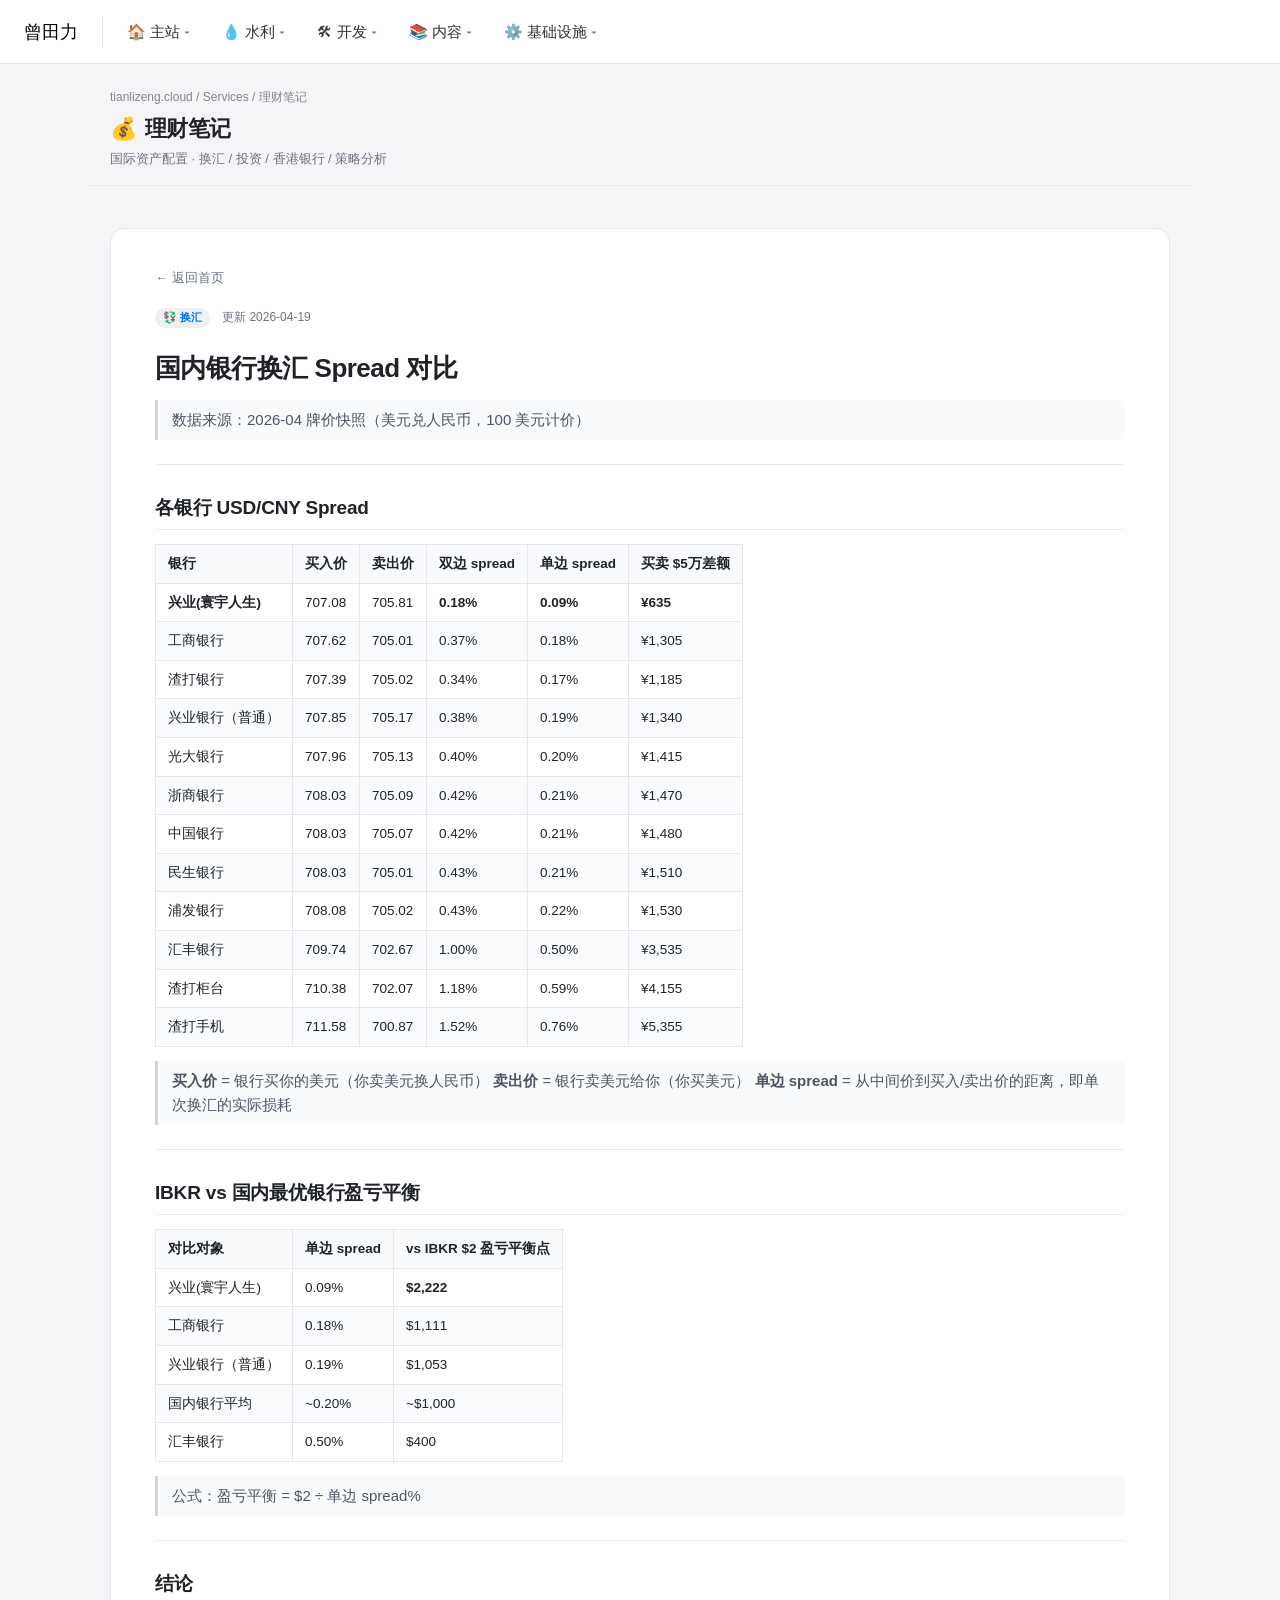
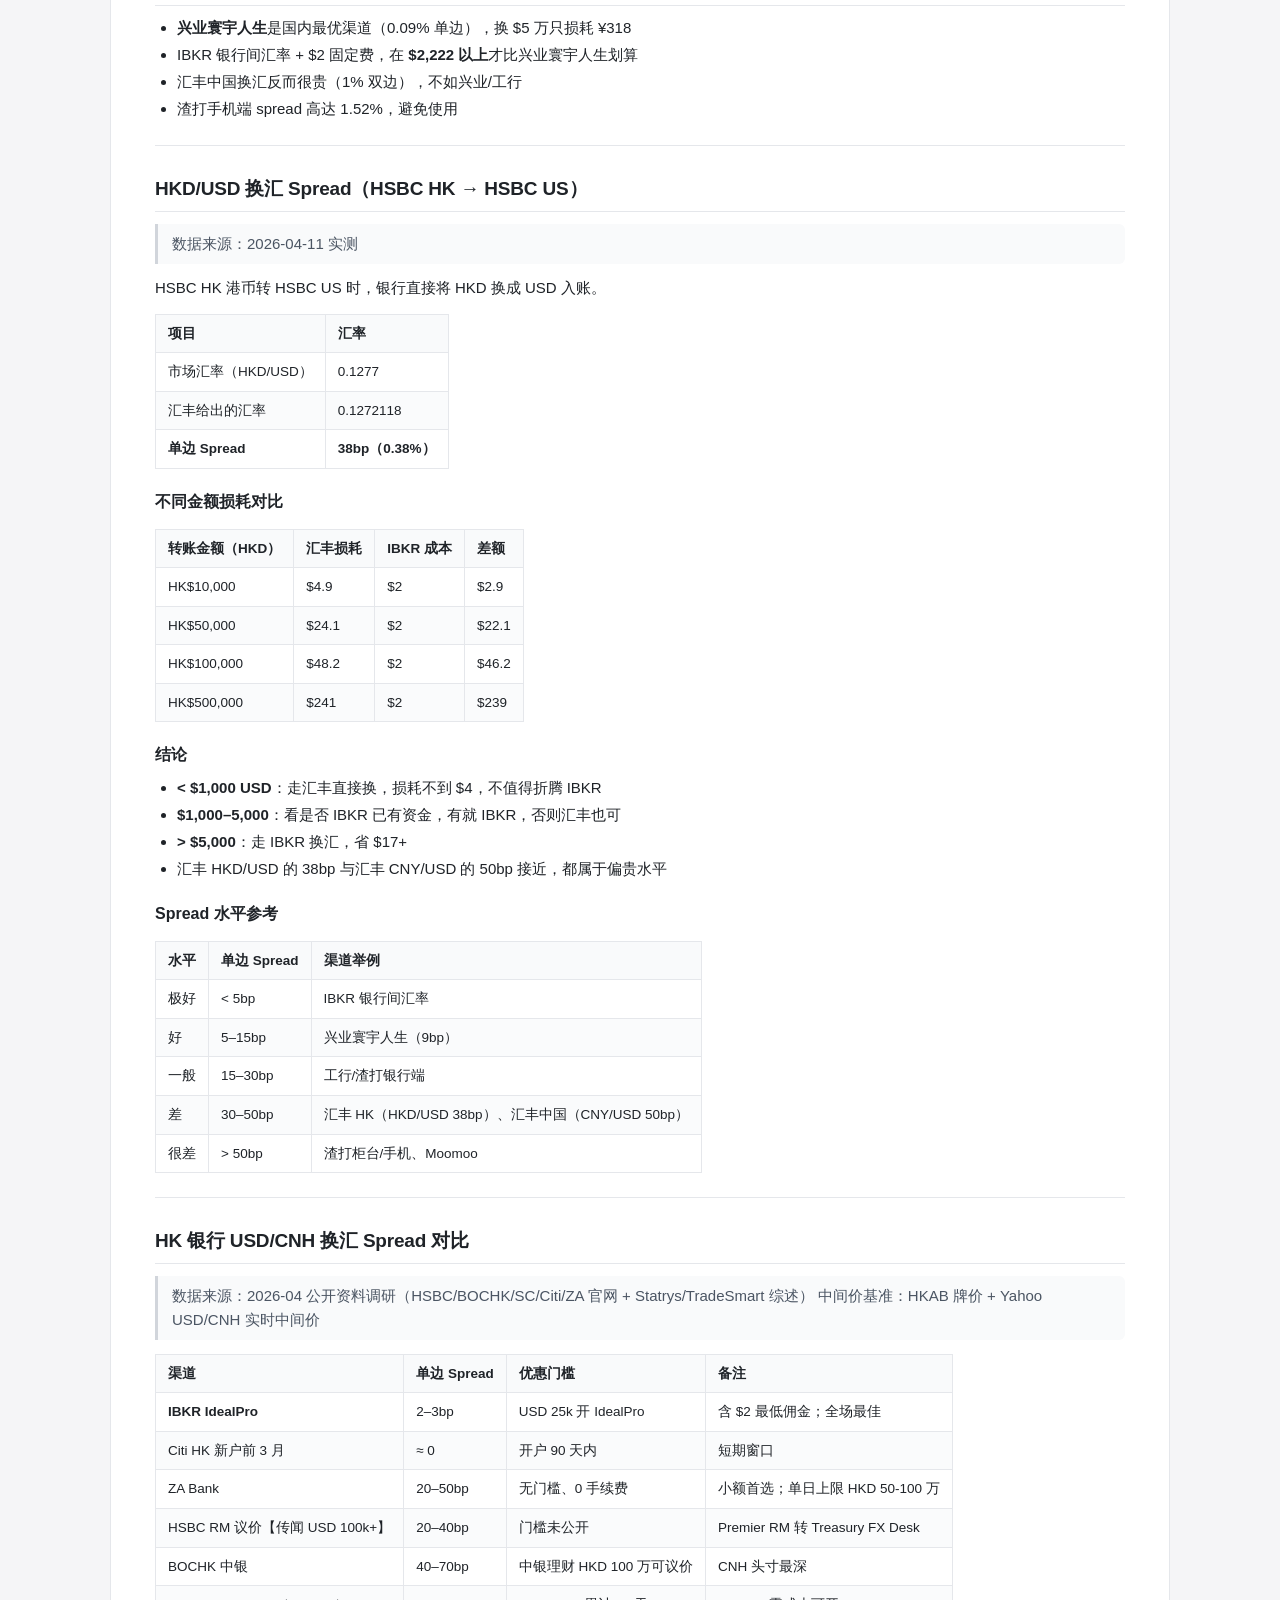
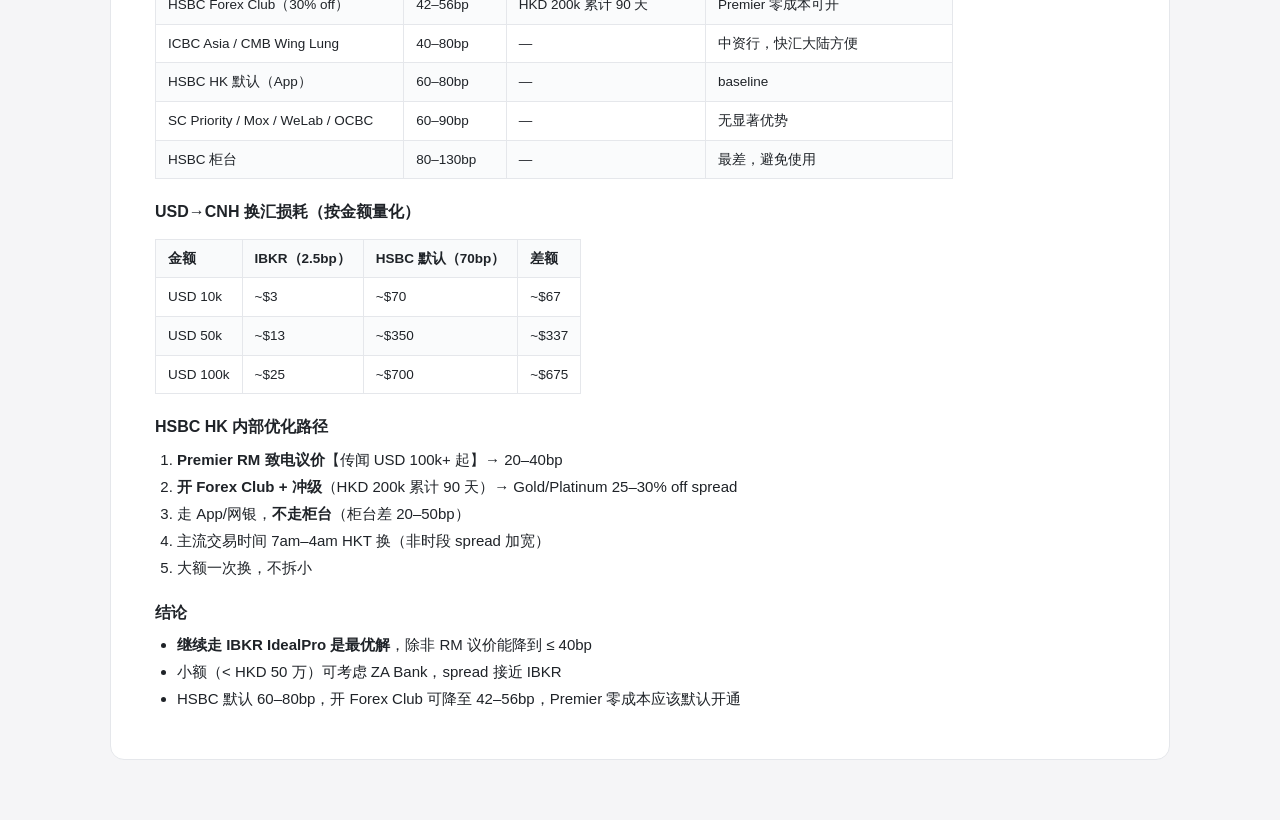
<file: site/forex-spread/index.html>
<!DOCTYPE html>
<html lang="zh-CN">
<head>
<meta charset="utf-8">
<meta name="viewport" content="width=device-width,initial-scale=1">
<title>换汇 Spread 全景对比 — 理财笔记</title>
<meta name="description" content="国内银行（兴业寰宇 9bp 最优）+ 香港银行（HSBC 60-80bp / ZA 20-50bp / IBKR 2-3bp）USD/CNH spread 实测与决策表">
<style>
/* tianlizeng.cloud 站群统一站内样式 (SSOT)
 * 来源：~/Dev/devtools/lib/templates/site-content.css
 * 编辑这里 → /site-content-refresh 同步到所有消费者站
 * 视觉对标：services 页 (~/Dev/website/components/service-dashboard.tsx)
 */

/* ===== 页面骨架 ===== */
body.tlz-page {
  background: #f5f5f7;
  color: #1d1d1f;
  font-family: -apple-system, BlinkMacSystemFont, 'PingFang SC', 'Helvetica Neue', Helvetica, Arial, sans-serif;
  margin: 0;
}

.tlz-container {
  max-width: 1280px;
  margin: 0 auto;
  padding: 0 24px 48px;
}
@media (min-width: 768px) {
  .tlz-container { padding: 0 32px 48px; }
}

/* ===== Stats bar（统计条，site-header 之下）===== */
.tlz-stats-bar {
  display: flex; flex-wrap: wrap; align-items: center; justify-content: center;
  gap: 16px;
  margin: 24px 0 32px;
  font-size: 14px; color: #86868b;
}
.tlz-stats-bar > * { display: inline-flex; align-items: center; gap: 6px; }
.tlz-stats-bar strong { color: #1d1d1f; font-weight: 500; }

/* ===== Search box ===== */
.tlz-search-wrap {
  position: relative;
  width: 100%; max-width: 448px;
  margin: 0 auto 32px;
}
.tlz-search {
  width: 100%; box-sizing: border-box;
  padding: 10px 16px 10px 40px;
  background: rgba(255,255,255,0.5);
  -webkit-backdrop-filter: blur(20px);
  backdrop-filter: blur(20px);
  border: 1px solid rgba(255,255,255,0.6);
  border-radius: 12px;
  font: 14px/1.4 inherit;
  color: #1d1d1f; outline: none;
  transition: border-color 0.15s, box-shadow 0.15s;
}
.tlz-search:focus {
  border-color: rgba(0,113,227,0.3);
  box-shadow: 0 0 0 3px rgba(0,113,227,0.20);
}
.tlz-search::placeholder { color: rgba(134,134,139,0.6); }

/* ===== Filter buttons ===== */
.tlz-filters { display: flex; flex-wrap: wrap; gap: 8px; justify-content: center; margin-bottom: 24px; }
.tlz-btn {
  padding: 6px 14px;
  background: rgba(255,255,255,0.5);
  -webkit-backdrop-filter: blur(20px);
  backdrop-filter: blur(20px);
  border: 1px solid rgba(255,255,255,0.6);
  border-radius: 999px;
  font: 13px/1 inherit; color: #6b7280;
  cursor: pointer;
  transition: all 0.15s;
}
.tlz-btn:hover { background: rgba(255,255,255,0.7); color: #1d1d1f; }
.tlz-btn.active { background: #1f2328; color: #fff; border-color: #1f2328; }

/* ===== Section（一个分组）===== */
.tlz-section { margin-bottom: 40px; }
.tlz-section-title {
  display: flex; align-items: center; gap: 8px;
  margin-bottom: 16px;
  font-size: 18px; font-weight: 600; color: #1d1d1f;
}
.tlz-section-title .tlz-icon { font-size: 20px; line-height: 1; }
.tlz-section-title .tlz-count { font-size: 12px; color: #86868b; font-weight: 400; margin-left: 4px; }

/* ===== Grid ===== */
.tlz-grid {
  display: grid;
  grid-template-columns: 1fr;
  gap: 8px;
}
@media (min-width: 768px) {
  .tlz-grid { grid-template-columns: 1fr 1fr; }
}

/* ===== Card（玻璃卡片，所有 list item 都用这个）===== */
.tlz-card {
  display: flex; align-items: center; gap: 12px;
  background: rgba(255,255,255,0.5);
  -webkit-backdrop-filter: blur(20px);
  backdrop-filter: blur(20px);
  border: 1px solid rgba(255,255,255,0.6);
  border-radius: 12px;
  padding: 12px 16px;
  text-decoration: none; color: inherit;
  transition: all 0.2s;
}
.tlz-card:hover {
  background: rgba(255,255,255,0.7);
  box-shadow: 0 4px 12px rgba(0,0,0,0.06);
}
.tlz-card-body { min-width: 0; flex: 1; }
.tlz-card-header { display: flex; align-items: center; gap: 8px; }
.tlz-card-name {
  font-size: 14px; font-weight: 500; color: #1d1d1f;
  overflow: hidden; text-overflow: ellipsis; white-space: nowrap;
}
.tlz-card-meta {
  font-size: 10px; color: #86868b;
  font-family: ui-monospace, SFMono-Regular, Menlo, monospace;
  flex-shrink: 0;
}
.tlz-card-desc {
  font-size: 12px; color: #86868b;
  margin-top: 2px;
  overflow: hidden; text-overflow: ellipsis; white-space: nowrap;
}
.tlz-card-tail { display: flex; align-items: center; gap: 8px; flex-shrink: 0; }

/* Card 行式变体（logs 时间线用）*/
.tlz-card--row .tlz-card-body { display: grid; grid-template-columns: 100px 1fr; gap: 12px; align-items: baseline; }
.tlz-card--row .tlz-card-meta { font-size: 12px; }

/* ===== Status dot ===== */
.tlz-dot { width: 10px; height: 10px; border-radius: 50%; flex-shrink: 0; display: inline-block; }
.tlz-dot--ok { background: #34c759; }
.tlz-dot--bad { background: #ff3b30; }
.tlz-dot--warn { background: #ff9500; }
.tlz-dot--unknown { background: #d2d2d7; }

/* ===== Tag chip ===== */
.tlz-tag {
  display: inline-block;
  background: rgba(0,0,0,0.06); color: #495057;
  font-size: 10px; font-weight: 500;
  padding: 1px 7px; border-radius: 4px;
  margin-right: 4px;
}

/* ===== Lock icon (CF Access 标识) ===== */
.tlz-lock {
  display: inline-block; width: 12px; height: 12px;
  vertical-align: middle; opacity: 0.5;
}

/* ===== Footer ===== */
.tlz-footer {
  text-align: center; color: #86868b; font-size: 12px;
  margin-top: 48px; padding: 24px 0;
  border-top: 1px solid rgba(0,0,0,0.05);
}
.tlz-footer a { color: #0071e3; text-decoration: none; }
.tlz-footer a:hover { text-decoration: underline; }

/* ===== Hidden helper ===== */
.tlz-hidden { display: none !important; }


:root{--bg:#f5f5f7;--card:#fff;--border:#e5e7eb;--text:#1f2328;--muted:#6b7280;--accent:#0071E3;}
*{margin:0;padding:0;box-sizing:border-box;}
body{background:var(--bg);color:var(--text);font:400 15px/1.6 -apple-system,BlinkMacSystemFont,'PingFang SC','Helvetica Neue',Helvetica,Arial,sans-serif;min-height:100vh;}
.tlz-container{max-width:1100px;margin:0 auto;padding:24px 20px 60px;}
a{color:var(--accent);}


.article{background:var(--card);border:1px solid var(--border);border-radius:14px;padding:36px 44px;margin-top:18px;}
.article .back{display:inline-block;color:var(--muted);font-size:13px;text-decoration:none;margin-bottom:20px;}
.article .back:hover{color:var(--accent);}
.article .meta-row{color:var(--muted);font-size:12px;margin-bottom:24px;display:flex;gap:12px;flex-wrap:wrap;}
.article .meta-row .group-chip{background:#eef0f2;color:var(--c);padding:1px 8px;border-radius:10px;font-weight:600;font-size:11px;}
.article h1{font-size:26px;font-weight:700;letter-spacing:-0.02em;color:#1f2328;margin:0 0 14px;line-height:1.3;}
.article h2{font-size:19px;font-weight:700;letter-spacing:-0.01em;margin:28px 0 10px;color:#1f2328;border-bottom:1px solid var(--border);padding-bottom:6px;}
.article h3{font-size:16px;font-weight:600;margin:20px 0 8px;color:#1f2328;}
.article h4{font-size:14px;font-weight:600;margin:14px 0 6px;color:#374151;}
.article p{margin:10px 0;}
.article ul,.article ol{margin:8px 0 12px 22px;}
.article li{margin:3px 0;}
.article code{background:#f1f3f5;color:#d6336c;font-family:ui-monospace,SFMono-Regular,monospace;font-size:13px;padding:1px 5px;border-radius:4px;}
.article pre{background:#0d1117;color:#e6edf3;padding:14px 16px;border-radius:8px;overflow-x:auto;font-size:13px;line-height:1.5;margin:12px 0;}
.article pre code{background:transparent;color:inherit;padding:0;font-size:13px;}
.article blockquote{border-left:3px solid #d1d5db;padding:4px 14px;margin:12px 0;color:#4b5563;background:#f9fafb;border-radius:0 6px 6px 0;}
.article blockquote p{margin:4px 0;}
.article table{border-collapse:collapse;margin:14px 0;font-size:13.5px;display:block;overflow-x:auto;max-width:100%;}
.article table thead{background:#f9fafb;}
.article th,.article td{border:1px solid var(--border);padding:8px 12px;text-align:left;}
.article th{font-weight:600;color:#1f2328;}
.article tr:nth-child(even) td{background:#fafbfc;}
.article hr{border:none;border-top:1px solid var(--border);margin:24px 0;}
.article a{color:var(--accent);}
.article img{max-width:100%;border-radius:8px;margin:12px 0;}
@media(max-width:640px){.article{padding:24px 20px;}.article h1{font-size:22px;}}

:root { --c: #0071E3; }
</style>
</head>
<body>
<style>
  /* ============================================================
     Mega Menu · HSBC-style unified light (R7.2)
     - Brand bar 64px · 单色浅灰 panel 全 4 列等宽
     - hover 触发 · 150ms 延迟关闭 · display:none 默认严格隐藏
     - html/body overflow-x:hidden 防横滚兜底
  ============================================================ */

  :root {
    --tlz-bg-panel:       #F5F5F5;
    --tlz-text-primary:   #111111;
    --tlz-text-secondary: #333333;
    --tlz-border-subtle:  #E5E5E5;
    --tlz-border-divider: #E0E0E0;
    --tlz-badge-border:   #BFBFBF;
    --tlz-badge-text:     #6B7177;
    --tlz-accent:         #D40000;
  }

  html, body { overflow-x: hidden; }
  body { padding-top: 64px !important; }

  .tlz-nav-stack {
    position: fixed; top: 0; left: 0; right: 0; z-index: 9999;
    font: 400 15px/1 -apple-system, BlinkMacSystemFont, 'PingFang SC', 'Helvetica Neue', sans-serif;
  }

  /* ===== Brand bar ===== */
  .tlz-nav {
    height: 64px;
    background: #FFFFFF;
    border-bottom: 1px solid var(--tlz-border-subtle);
    display: flex; align-items: center;
  }
  .tlz-nav-inner {
    max-width: 1280px; width: 100%; margin: 0 auto;
    padding: 0 24px; display: flex; align-items: center;
    min-width: 0;
  }
  .tlz-nav-brand {
    font-weight: 500; font-size: 18px; color: #000;
    text-decoration: none; transition: color 0.12s;
    flex-shrink: 0;
  }
  .tlz-nav-brand:hover { color: var(--tlz-accent); }
  .tlz-nav-sep { width: 1px; height: 32px; background: var(--tlz-border-subtle); margin: 0 24px; flex-shrink: 0; }

  .tlz-nav-triggers { display: flex; align-items: center; gap: 32px; flex: 1; min-width: 0; }
  .tlz-nav .mega-trigger {
    background: transparent; border: 0;
    font: inherit; font-size: 15px; font-weight: 400;
    color: var(--tlz-text-secondary);
    padding: 8px 0; cursor: pointer;
    display: inline-flex; align-items: center; gap: 4px;
    transition: color 0.12s; white-space: nowrap;
  }
  .tlz-nav .mega-trigger::after {
    content: "\25be"; font-size: 12px; opacity: 0.6;
    transition: transform 0.18s ease-out;
  }
  .tlz-nav .mega-trigger:hover { color: #000; }
  .tlz-nav .mega-trigger[aria-expanded="true"] { color: #000; font-weight: 500; }
  .tlz-nav .mega-trigger[aria-expanded="true"]::after { transform: rotate(180deg); }
  .tlz-nav .mega-trigger.current { color: #000; font-weight: 500; }

  /* ===== Mega Panel · 默认完全隐藏 ===== */
  .tlz-mega-panel {
    position: fixed; top: 64px; left: 0; right: 0;
    background: var(--tlz-bg-panel);
    display: none;
    max-height: calc(100vh - 64px);
    overflow-y: auto;
    box-shadow: 0 8px 16px -8px rgba(0,0,0,0.08);
  }
  .tlz-mega-panel[data-open="true"] { display: block; }

  /* 内部 max-width 1280px 居中 · 4 列等宽 */
  .tlz-mega-inner {
    max-width: 1280px; width: 100%;
    margin: 0 auto;
    padding: 40px 48px;
    display: grid;
    grid-template-columns: repeat(4, minmax(0, 1fr));
    gap: 0;
    min-height: 320px;
  }

  .tlz-mega-col {
    padding: 0 24px;
    border-right: 1px solid var(--tlz-border-divider);
    min-width: 0;
  }
  .tlz-mega-col:first-child { padding-left: 0; }
  .tlz-mega-col:last-child { border-right: 0; padding-right: 0; }

  /* Group */
  .tlz-mega-group { margin-bottom: 24px; }
  .tlz-mega-group:last-child { margin-bottom: 0; }
  .tlz-mega-group h3 {
    font-size: 15px; font-weight: 600; color: var(--tlz-text-primary);
    margin: 0 0 12px;
  }
  .tlz-mega-group ul { list-style: none; padding: 0; margin: 0; }
  .tlz-mega-group a {
    display: inline-flex; align-items: center; gap: 8px;
    color: var(--tlz-text-secondary); text-decoration: none;
    font-size: 14px; font-weight: 400; line-height: 28px;
    transition: color 0.12s;
  }
  .tlz-mega-group a:hover { color: var(--tlz-accent); }

  /* CF badge（统一浅灰规格） */
  .tlz-mega-group .cf-badge {
    height: 18px; padding: 0 6px;
    display: inline-flex; align-items: center;
    font-size: 10px; font-weight: 500; letter-spacing: 0.05em;
    color: var(--tlz-badge-text);
    background: transparent;
    border: 1px solid var(--tlz-badge-border);
    border-radius: 3px;
    flex-shrink: 0;
  }

  /* Hamburger */
  .tlz-nav-hamburger {
    display: none; background: transparent; border: 0;
    color: var(--tlz-text-secondary); padding: 8px; margin-left: auto;
    cursor: pointer; font-size: 20px;
  }

  /* ===== 响应式 ===== */
  @media (max-width: 1023px) {
    .tlz-mega-inner {
      grid-template-columns: repeat(2, minmax(0, 1fr));
      padding: 32px 24px;
    }
    .tlz-mega-col:nth-child(2n) { border-right: 0; padding-right: 0; }
    .tlz-mega-col:nth-child(n+3) {
      padding-top: 24px; margin-top: 24px;
      border-top: 1px solid var(--tlz-border-divider);
    }
    .tlz-mega-col:nth-child(3) { padding-left: 0; }
  }

  @media (max-width: 768px) {
    body { padding-top: 56px !important; }
    .tlz-nav { height: 56px; }
    .tlz-nav-inner { padding: 0 16px; }
    .tlz-nav-sep { display: none; }
    .tlz-nav-triggers { display: none; }
    .tlz-nav-hamburger { display: inline-flex; }

    .tlz-nav-stack[data-mobile-open="true"] .tlz-nav-triggers {
      display: flex; flex-direction: column; align-items: stretch;
      position: fixed; top: 56px; left: 0; right: 0; bottom: 0;
      background: #FFFFFF;
      padding: 0; gap: 0; overflow-y: auto; z-index: 10000;
    }
    .tlz-nav-stack[data-mobile-open="true"] .mega-trigger {
      width: 100%; justify-content: space-between;
      padding: 16px 20px; border-radius: 0;
      border-bottom: 1px solid var(--tlz-border-subtle);
      font-size: 16px;
    }

    .tlz-mega-panel {
      top: 56px; max-height: calc(100vh - 56px);
      position: static; box-shadow: none;
    }
    .tlz-mega-inner {
      grid-template-columns: 1fr;
      padding: 16px 20px;
    }
    .tlz-mega-col {
      padding: 0 !important;
      border-right: 0 !important;
      border-top: 0 !important;
      margin-top: 16px !important;
    }
    .tlz-mega-col:first-child { margin-top: 0 !important; }
  }
</style>
<div class="tlz-nav-stack" data-mobile-open="false">
<nav class="tlz-nav" aria-label="站群导航"><div class="tlz-nav-inner">
  <a class="tlz-nav-brand" href="https://tianlizeng.cloud/" data-site="home">曾田力</a>
  <div class="tlz-nav-sep" aria-hidden="true"></div>
  <div class="tlz-nav-triggers" role="menubar">
    <button class="mega-trigger" data-cat="home" role="menuitem" aria-haspopup="menu" aria-expanded="false" aria-controls="mega-panel-home">🏠 主站</button>
    <button class="mega-trigger" data-cat="hydro" role="menuitem" aria-haspopup="menu" aria-expanded="false" aria-controls="mega-panel-hydro">💧 水利</button>
    <button class="mega-trigger" data-cat="dev" role="menuitem" aria-haspopup="menu" aria-expanded="false" aria-controls="mega-panel-dev">🛠 开发</button>
    <button class="mega-trigger" data-cat="content" role="menuitem" aria-haspopup="menu" aria-expanded="false" aria-controls="mega-panel-content">📚 内容</button>
    <button class="mega-trigger" data-cat="infra" role="menuitem" aria-haspopup="menu" aria-expanded="false" aria-controls="mega-panel-infra">⚙️ 基础设施</button>
  </div>
  <button class="tlz-nav-hamburger" aria-label="菜单" aria-expanded="false" data-toggle="mobile">☰</button>
</div></nav>
<div class="tlz-mega-panel" data-for="home" id="mega-panel-home" role="menu" aria-label="🏠 主站" data-open="false">
  <div class="tlz-mega-inner">
    <div class="tlz-mega-col">
      <div class="tlz-mega-group">
        <h3>关于</h3>
        <ul>
          <li><a href="https://tianlizeng.cloud/about" role="menuitem"><span>关于我</span></a></li>
          <li><a href="https://tianlizeng.cloud/projects" role="menuitem"><span>作品</span></a></li>
          <li><a href="https://tianlizeng.cloud/research" role="menuitem"><span>研究</span></a></li>
          <li><a href="https://tianlizeng.cloud/blog" role="menuitem"><span>博客</span></a></li>
          <li><a href="https://tianlizeng.cloud/life" role="menuitem"><span>生活</span></a></li>
        </ul>
      </div>
    </div>
    <div class="tlz-mega-col">
      <div class="tlz-mega-group">
        <h3>入口</h3>
        <ul>
          <li><a href="https://tianlizeng.cloud/services" role="menuitem"><span>服务总览</span></a></li>
          <li><a href="https://stack.tianlizeng.cloud" role="menuitem"><span>Stack</span></a></li>
          <li><a href="https://cmds.tianlizeng.cloud" role="menuitem"><span>CC Docs</span><span class="cf-badge">CF</span></a></li>
          <li><a href="https://dashboard.tianlizeng.cloud" role="menuitem"><span>Dashboard</span></a></li>
          <li><a href="https://dashboard.tianlizeng.cloud/auggie" role="menuitem"><span>Auggie</span></a></li>
          <li><a href="https://tianlizeng.cloud/search" role="menuitem"><span>搜索</span></a></li>
        </ul>
      </div>
    </div>
    <div class="tlz-mega-col">
    </div>
    <div class="tlz-mega-col">
    </div>
  </div>
</div>
<div class="tlz-mega-panel" data-for="hydro" id="mega-panel-hydro" role="menu" aria-label="💧 水利" data-open="false">
  <div class="tlz-mega-inner">
    <div class="tlz-mega-col">
      <div class="tlz-mega-group">
        <h3>主平台</h3>
        <ul>
          <li><a href="https://hydro.tianlizeng.cloud" role="menuitem"><span>Hydro Toolkit</span></a></li>
        </ul>
      </div>
    </div>
    <div class="tlz-mega-col">
      <div class="tlz-mega-group">
        <h3>水资源/调度</h3>
        <ul>
          <li><a href="https://hydro-annual.tianlizeng.cloud" role="menuitem"><span>水资源年报</span></a></li>
          <li><a href="https://hydro-reservoir.tianlizeng.cloud" role="menuitem"><span>水库群调度</span></a></li>
          <li><a href="https://hydro-district.tianlizeng.cloud" role="menuitem"><span>河区调度</span></a></li>
        </ul>
      </div>
    </div>
    <div class="tlz-mega-col">
      <div class="tlz-mega-group">
        <h3>评估/编码</h3>
        <ul>
          <li><a href="https://hydro-efficiency.tianlizeng.cloud" role="menuitem"><span>水效评估</span></a></li>
          <li><a href="https://hydro-geocode.tianlizeng.cloud" role="menuitem"><span>地理编码</span></a></li>
          <li><a href="https://hydro-capacity.tianlizeng.cloud" role="menuitem"><span>纳污能力</span></a></li>
        </ul>
      </div>
    </div>
    <div class="tlz-mega-col">
      <div class="tlz-mega-group">
        <h3>风险/降雨</h3>
        <ul>
          <li><a href="https://hydro-risk.tianlizeng.cloud" role="menuitem"><span>风险图数据</span></a></li>
          <li><a href="https://hydro-rainfall.tianlizeng.cloud" role="menuitem"><span>降雨径流</span></a></li>
          <li><a href="https://hydro-irrigation.tianlizeng.cloud" role="menuitem"><span>灌溉需水</span></a></li>
        </ul>
      </div>
    </div>
  </div>
</div>
<div class="tlz-mega-panel" data-for="dev" id="mega-panel-dev" role="menu" aria-label="🛠 开发" data-open="false">
  <div class="tlz-mega-inner">
    <div class="tlz-mega-col">
      <div class="tlz-mega-group">
        <h3>子域服务</h3>
        <ul>
          <li><a href="https://dashboard.tianlizeng.cloud" role="menuitem"><span>Repo Dashboard</span></a></li>
          <li><a href="https://cclog.tianlizeng.cloud" role="menuitem"><span>CC 会话日志</span></a></li>
          <li><a href="https://logs.tianlizeng.cloud" role="menuitem"><span>Logs</span><span class="cf-badge">CF</span></a></li>
          <li><a href="https://dockit.tianlizeng.cloud" role="menuitem"><span>Dockit</span></a></li>
          <li><a href="https://stack.tianlizeng.cloud" role="menuitem"><span>Stack</span><span class="cf-badge">CF</span></a></li>
          <li><a href="https://cmds.tianlizeng.cloud" role="menuitem"><span>CC Docs</span><span class="cf-badge">CF</span></a></li>
          <li><a href="https://playbooks.tianlizeng.cloud" role="menuitem"><span>Playbooks</span><span class="cf-badge">CF</span></a></li>
        </ul>
      </div>
    </div>
    <div class="tlz-mega-col">
      <div class="tlz-mega-group">
        <h3>工具库</h3>
        <ul>
          <li><a href="https://github.com/zengtianli/cc-configs" role="menuitem"><span>cc-configs</span></a></li>
          <li><a href="https://github.com/zengtianli/devtools" role="menuitem"><span>devtools</span></a></li>
          <li><a href="https://github.com/zengtianli/doctools" role="menuitem"><span>doctools</span></a></li>
          <li><a href="https://github.com/zengtianli/mactools" role="menuitem"><span>mactools</span></a></li>
          <li><a href="https://github.com/zengtianli/clashx" role="menuitem"><span>clashx</span></a></li>
        </ul>
      </div>
    </div>
    <div class="tlz-mega-col">
      <div class="tlz-mega-group">
        <h3>Raycast / 配置</h3>
        <ul>
          <li><a href="https://github.com/zengtianli/raycast" role="menuitem"><span>raycast</span></a></li>
          <li><a href="https://github.com/zengtianli/configs" role="menuitem"><span>configs</span></a></li>
        </ul>
      </div>
    </div>
    <div class="tlz-mega-col">
    </div>
  </div>
</div>
<div class="tlz-mega-panel" data-for="content" id="mega-panel-content" role="menu" aria-label="📚 内容" data-open="false">
  <div class="tlz-mega-inner">
    <div class="tlz-mega-col">
      <div class="tlz-mega-group">
        <h3>日志 / 知识</h3>
        <ul>
          <li><a href="https://logs.tianlizeng.cloud" role="menuitem"><span>Logs</span><span class="cf-badge">CF</span></a></li>
          <li><a href="https://docs.tianlizeng.cloud" role="menuitem"><span>知识库</span><span class="cf-badge">CF</span></a></li>
          <li><a href="https://audiobook.tianlizeng.cloud" role="menuitem"><span>有声书</span></a></li>
          <li><a href="https://cclog.tianlizeng.cloud" role="menuitem"><span>CC 会话</span></a></li>
          <li><a href="https://playbooks.tianlizeng.cloud" role="menuitem"><span>Playbooks</span><span class="cf-badge">CF</span></a></li>
        </ul>
      </div>
    </div>
    <div class="tlz-mega-col">
      <div class="tlz-mega-group">
        <h3>投资</h3>
        <ul>
          <li><a href="https://assets.tianlizeng.cloud" role="menuitem"><span>理财笔记</span></a></li>
          <li><a href="https://cc-options.tianlizeng.cloud" role="menuitem"><span>QQQ CC Dashboard</span><span class="cf-badge">CF</span></a></li>
        </ul>
      </div>
    </div>
    <div class="tlz-mega-col">
    </div>
    <div class="tlz-mega-col">
    </div>
  </div>
</div>
<div class="tlz-mega-panel" data-for="infra" id="mega-panel-infra" role="menu" aria-label="⚙️ 基础设施" data-open="false">
  <div class="tlz-mega-inner">
    <div class="tlz-mega-col">
      <div class="tlz-mega-group">
        <h3>监控 / 自动化</h3>
        <ul>
          <li><a href="https://status.tianlizeng.cloud" role="menuitem"><span>Uptime Kuma</span><span class="cf-badge">CF</span></a></li>
          <li><a href="https://n8n.tianlizeng.cloud" role="menuitem"><span>n8n</span><span class="cf-badge">CF</span></a></li>
        </ul>
      </div>
    </div>
    <div class="tlz-mega-col">
      <div class="tlz-mega-group">
        <h3>代理</h3>
        <ul>
          <li><a href="https://proxy.tianlizeng.cloud" role="menuitem"><span>OAuth Proxy</span><span class="cf-badge">CF</span></a></li>
          <li><a href="https://panel.tianlizeng.cloud" role="menuitem"><span>Marzban</span></a></li>
          <li><a href="https://sub.tianlizeng.cloud" role="menuitem"><span>Marzban 订阅</span></a></li>
        </ul>
      </div>
    </div>
    <div class="tlz-mega-col">
      <div class="tlz-mega-group">
        <h3>WEBHOOK</h3>
        <ul>
          <li><a href="https://webhook.tianlizeng.cloud" role="menuitem"><span>Webhook</span></a></li>
        </ul>
      </div>
    </div>
    <div class="tlz-mega-col">
    </div>
  </div>
</div>
</div>
<script>(function(){
  var stack=document.querySelector('.tlz-nav-stack');
  if(!stack)return;
  var triggers=stack.querySelectorAll('.mega-trigger');
  var panels=stack.querySelectorAll('.tlz-mega-panel');
  var hamburger=stack.querySelector('.tlz-nav-hamburger');
  var activeKey=null,hideTimer=null;
  function hideAll(){
    panels.forEach(function(p){p.setAttribute('data-open','false');});
    triggers.forEach(function(t){t.setAttribute('aria-expanded','false');});
    activeKey=null;
  }
  function show(k){
    if(hideTimer){clearTimeout(hideTimer);hideTimer=null;}
    if(activeKey===k)return;
    hideAll();
    var t=stack.querySelector('.mega-trigger[data-cat="'+k+'"]');
    var p=stack.querySelector('.tlz-mega-panel[data-for="'+k+'"]');
    if(!t||!p)return;
    t.setAttribute('aria-expanded','true');
    p.setAttribute('data-open','true');
    activeKey=k;
  }
  function schedHide(){if(hideTimer)clearTimeout(hideTimer);hideTimer=setTimeout(hideAll,160);}
  triggers.forEach(function(t){
    var k=t.getAttribute('data-cat');
    t.addEventListener('mouseenter',function(){show(k);});
    t.addEventListener('click',function(e){e.preventDefault();if(activeKey===k)hideAll();else show(k);});
    t.addEventListener('mouseleave',schedHide);
  });
  panels.forEach(function(p){
    p.addEventListener('mouseenter',function(){if(hideTimer){clearTimeout(hideTimer);hideTimer=null;}});
    p.addEventListener('mouseleave',schedHide);
  });
  document.addEventListener('click',function(e){if(!stack.contains(e.target))hideAll();});
  document.addEventListener('keydown',function(e){if(e.key==='Escape')hideAll();});
  if(hamburger){
    hamburger.addEventListener('click',function(){
      var open=stack.getAttribute('data-mobile-open')==='true';
      stack.setAttribute('data-mobile-open',open?'false':'true');
      hamburger.setAttribute('aria-expanded',open?'false':'true');
      if(open)hideAll();
    });
  }
  // current highlight
  var host=location.hostname;
  var noCur=["hammerspoon.tianlizeng.cloud", "audiobook.tianlizeng.cloud", "auggie.tianlizeng.cloud", "proxy.tianlizeng.cloud"];
  var hostMap={"stack.tianlizeng.cloud": "home", "cmds.tianlizeng.cloud": "home", "dashboard.tianlizeng.cloud": "dev", "logs.tianlizeng.cloud": "content", "docs.tianlizeng.cloud": "content", "audiobook.tianlizeng.cloud": "content", "cclog.tianlizeng.cloud": "content", "playbooks.tianlizeng.cloud": "content", "cc-options.tianlizeng.cloud": "content", "assets.tianlizeng.cloud": "content", "status.tianlizeng.cloud": "infra", "n8n.tianlizeng.cloud": "infra", "panel.tianlizeng.cloud": "infra", "sub.tianlizeng.cloud": "infra", "webhook.tianlizeng.cloud": "infra"};
  var curKey=null;
  if(noCur.indexOf(host)===-1){
    curKey=hostMap[host]||null;
    if(!curKey && (host==='hydro.tianlizeng.cloud' || host.indexOf('hydro-')===0)) curKey='hydro';
    if(!curKey && host==='tianlizeng.cloud') curKey='home';
  }
  if(curKey){
    var t=stack.querySelector('.mega-trigger[data-cat="'+curKey+'"]');
    if(t)t.classList.add('current');
  }
})();</script>

<style>
  .tlz-site-header {
    max-width: 1100px; margin: 0 auto; padding: 24px 20px 16px;
    border-bottom: 1px solid rgba(0,0,0,0.05);
    font: 400 14px/1.5 -apple-system, BlinkMacSystemFont, 'PingFang SC', Helvetica, sans-serif;
  }
  .tlz-site-header .tlz-crumb {
    font-size: 12px; color: #86868b; margin-bottom: 6px;
  }
  .tlz-site-header .tlz-crumb a {
    color: #86868b; text-decoration: none;
  }
  .tlz-site-header .tlz-crumb a:hover { color: #0071E3; }
  .tlz-site-header h1 {
    font-size: 22px; font-weight: 700; letter-spacing: -0.02em;
    color: #1f2328; margin: 0;
  }
  .tlz-site-header h1 .tlz-icon { margin-right: 8px; }
  .tlz-site-header .tlz-tagline {
    font-size: 13px; color: #6b7280; margin: 4px 0 0;
  }
</style>
<header class="tlz-site-header">
  <div class="tlz-crumb"><a href="https://tianlizeng.cloud/">tianlizeng.cloud</a> / <a href="https://tianlizeng.cloud/services">Services</a> / <span>理财笔记</span></div>
  <h1><span class="tlz-icon">💰</span>理财笔记</h1>
  <p class="tlz-tagline">国际资产配置 · 换汇 / 投资 / 香港银行 / 策略分析</p>
</header>

<div class="tlz-container">
<article class="article">
<a class="back" href="../">← 返回首页</a>
<div class="meta-row">
  <span class="group-chip">💱 换汇</span>
  <span>更新 2026-04-19</span>
</div>
<h1 id="spread">国内银行换汇 Spread 对比</h1>
<blockquote>
<p>数据来源：2026-04 牌价快照（美元兑人民币，100 美元计价）</p>
</blockquote>
<hr>
<h2 id="usdcny-spread">各银行 USD/CNY Spread</h2>
<table>
<thead>
<tr>
<th>银行</th>
<th>买入价</th>
<th>卖出价</th>
<th>双边 spread</th>
<th>单边 spread</th>
<th>买卖 $5万差额</th>
</tr>
</thead>
<tbody>
<tr>
<td><strong>兴业(寰宇人生)</strong></td>
<td>707.08</td>
<td>705.81</td>
<td><strong>0.18%</strong></td>
<td><strong>0.09%</strong></td>
<td><strong>¥635</strong></td>
</tr>
<tr>
<td>工商银行</td>
<td>707.62</td>
<td>705.01</td>
<td>0.37%</td>
<td>0.18%</td>
<td>¥1,305</td>
</tr>
<tr>
<td>渣打银行</td>
<td>707.39</td>
<td>705.02</td>
<td>0.34%</td>
<td>0.17%</td>
<td>¥1,185</td>
</tr>
<tr>
<td>兴业银行（普通）</td>
<td>707.85</td>
<td>705.17</td>
<td>0.38%</td>
<td>0.19%</td>
<td>¥1,340</td>
</tr>
<tr>
<td>光大银行</td>
<td>707.96</td>
<td>705.13</td>
<td>0.40%</td>
<td>0.20%</td>
<td>¥1,415</td>
</tr>
<tr>
<td>浙商银行</td>
<td>708.03</td>
<td>705.09</td>
<td>0.42%</td>
<td>0.21%</td>
<td>¥1,470</td>
</tr>
<tr>
<td>中国银行</td>
<td>708.03</td>
<td>705.07</td>
<td>0.42%</td>
<td>0.21%</td>
<td>¥1,480</td>
</tr>
<tr>
<td>民生银行</td>
<td>708.03</td>
<td>705.01</td>
<td>0.43%</td>
<td>0.21%</td>
<td>¥1,510</td>
</tr>
<tr>
<td>浦发银行</td>
<td>708.08</td>
<td>705.02</td>
<td>0.43%</td>
<td>0.22%</td>
<td>¥1,530</td>
</tr>
<tr>
<td>汇丰银行</td>
<td>709.74</td>
<td>702.67</td>
<td>1.00%</td>
<td>0.50%</td>
<td>¥3,535</td>
</tr>
<tr>
<td>渣打柜台</td>
<td>710.38</td>
<td>702.07</td>
<td>1.18%</td>
<td>0.59%</td>
<td>¥4,155</td>
</tr>
<tr>
<td>渣打手机</td>
<td>711.58</td>
<td>700.87</td>
<td>1.52%</td>
<td>0.76%</td>
<td>¥5,355</td>
</tr>
</tbody>
</table>
<blockquote>
<p><strong>买入价</strong> = 银行买你的美元（你卖美元换人民币）
<strong>卖出价</strong> = 银行卖美元给你（你买美元）
<strong>单边 spread</strong> = 从中间价到买入/卖出价的距离，即单次换汇的实际损耗</p>
</blockquote>
<hr>
<h2 id="ibkr-vs">IBKR vs 国内最优银行盈亏平衡</h2>
<table>
<thead>
<tr>
<th>对比对象</th>
<th>单边 spread</th>
<th>vs IBKR $2 盈亏平衡点</th>
</tr>
</thead>
<tbody>
<tr>
<td>兴业(寰宇人生)</td>
<td>0.09%</td>
<td><strong>$2,222</strong></td>
</tr>
<tr>
<td>工商银行</td>
<td>0.18%</td>
<td>$1,111</td>
</tr>
<tr>
<td>兴业银行（普通）</td>
<td>0.19%</td>
<td>$1,053</td>
</tr>
<tr>
<td>国内银行平均</td>
<td>~0.20%</td>
<td>~$1,000</td>
</tr>
<tr>
<td>汇丰银行</td>
<td>0.50%</td>
<td>$400</td>
</tr>
</tbody>
</table>
<blockquote>
<p>公式：盈亏平衡 = $2 ÷ 单边 spread%</p>
</blockquote>
<hr>
<h2 id="_1">结论</h2>
<ul>
<li><strong>兴业寰宇人生</strong>是国内最优渠道（0.09% 单边），换 $5 万只损耗 ¥318</li>
<li>IBKR 银行间汇率 + $2 固定费，在 <strong>$2,222 以上</strong>才比兴业寰宇人生划算</li>
<li>汇丰中国换汇反而很贵（1% 双边），不如兴业/工行</li>
<li>渣打手机端 spread 高达 1.52%，避免使用</li>
</ul>
<hr>
<h2 id="hkdusd-spreadhsbc-hk-hsbc-us">HKD/USD 换汇 Spread（HSBC HK → HSBC US）</h2>
<blockquote>
<p>数据来源：2026-04-11 实测</p>
</blockquote>
<p>HSBC HK 港币转 HSBC US 时，银行直接将 HKD 换成 USD 入账。</p>
<table>
<thead>
<tr>
<th>项目</th>
<th>汇率</th>
</tr>
</thead>
<tbody>
<tr>
<td>市场汇率（HKD/USD）</td>
<td>0.1277</td>
</tr>
<tr>
<td>汇丰给出的汇率</td>
<td>0.1272118</td>
</tr>
<tr>
<td><strong>单边 Spread</strong></td>
<td><strong>38bp（0.38%）</strong></td>
</tr>
</tbody>
</table>
<h3 id="_2">不同金额损耗对比</h3>
<table>
<thead>
<tr>
<th>转账金额（HKD）</th>
<th>汇丰损耗</th>
<th>IBKR 成本</th>
<th>差额</th>
</tr>
</thead>
<tbody>
<tr>
<td>HK$10,000</td>
<td>$4.9</td>
<td>$2</td>
<td>$2.9</td>
</tr>
<tr>
<td>HK$50,000</td>
<td>$24.1</td>
<td>$2</td>
<td>$22.1</td>
</tr>
<tr>
<td>HK$100,000</td>
<td>$48.2</td>
<td>$2</td>
<td>$46.2</td>
</tr>
<tr>
<td>HK$500,000</td>
<td>$241</td>
<td>$2</td>
<td>$239</td>
</tr>
</tbody>
</table>
<h3 id="_3">结论</h3>
<ul>
<li><strong>&lt; $1,000 USD</strong>：走汇丰直接换，损耗不到 $4，不值得折腾 IBKR</li>
<li><strong>$1,000–5,000</strong>：看是否 IBKR 已有资金，有就 IBKR，否则汇丰也可</li>
<li><strong>&gt; $5,000</strong>：走 IBKR 换汇，省 $17+</li>
<li>汇丰 HKD/USD 的 38bp 与汇丰 CNY/USD 的 50bp 接近，都属于偏贵水平</li>
</ul>
<h3 id="spread_1">Spread 水平参考</h3>
<table>
<thead>
<tr>
<th>水平</th>
<th>单边 Spread</th>
<th>渠道举例</th>
</tr>
</thead>
<tbody>
<tr>
<td>极好</td>
<td>&lt; 5bp</td>
<td>IBKR 银行间汇率</td>
</tr>
<tr>
<td>好</td>
<td>5–15bp</td>
<td>兴业寰宇人生（9bp）</td>
</tr>
<tr>
<td>一般</td>
<td>15–30bp</td>
<td>工行/渣打银行端</td>
</tr>
<tr>
<td>差</td>
<td>30–50bp</td>
<td>汇丰 HK（HKD/USD 38bp）、汇丰中国（CNY/USD 50bp）</td>
</tr>
<tr>
<td>很差</td>
<td>&gt; 50bp</td>
<td>渣打柜台/手机、Moomoo</td>
</tr>
</tbody>
</table>
<hr>
<h2 id="hk-usdcnh-spread">HK 银行 USD/CNH 换汇 Spread 对比</h2>
<blockquote>
<p>数据来源：2026-04 公开资料调研（HSBC/BOCHK/SC/Citi/ZA 官网 + Statrys/TradeSmart 综述）
中间价基准：HKAB 牌价 + Yahoo USD/CNH 实时中间价</p>
</blockquote>
<table>
<thead>
<tr>
<th>渠道</th>
<th>单边 Spread</th>
<th>优惠门槛</th>
<th>备注</th>
</tr>
</thead>
<tbody>
<tr>
<td><strong>IBKR IdealPro</strong></td>
<td>2–3bp</td>
<td>USD 25k 开 IdealPro</td>
<td>含 $2 最低佣金；全场最佳</td>
</tr>
<tr>
<td>Citi HK 新户前 3 月</td>
<td>≈ 0</td>
<td>开户 90 天内</td>
<td>短期窗口</td>
</tr>
<tr>
<td>ZA Bank</td>
<td>20–50bp</td>
<td>无门槛、0 手续费</td>
<td>小额首选；单日上限 HKD 50-100 万</td>
</tr>
<tr>
<td>HSBC RM 议价【传闻 USD 100k+】</td>
<td>20–40bp</td>
<td>门槛未公开</td>
<td>Premier RM 转 Treasury FX Desk</td>
</tr>
<tr>
<td>BOCHK 中银</td>
<td>40–70bp</td>
<td>中银理财 HKD 100 万可议价</td>
<td>CNH 头寸最深</td>
</tr>
<tr>
<td>HSBC Forex Club（30% off）</td>
<td>42–56bp</td>
<td>HKD 200k 累计 90 天</td>
<td>Premier 零成本可开</td>
</tr>
<tr>
<td>ICBC Asia / CMB Wing Lung</td>
<td>40–80bp</td>
<td>—</td>
<td>中资行，快汇大陆方便</td>
</tr>
<tr>
<td>HSBC HK 默认（App）</td>
<td>60–80bp</td>
<td>—</td>
<td>baseline</td>
</tr>
<tr>
<td>SC Priority / Mox / WeLab / OCBC</td>
<td>60–90bp</td>
<td>—</td>
<td>无显著优势</td>
</tr>
<tr>
<td>HSBC 柜台</td>
<td>80–130bp</td>
<td>—</td>
<td>最差，避免使用</td>
</tr>
</tbody>
</table>
<h3 id="usdcnh">USD→CNH 换汇损耗（按金额量化）</h3>
<table>
<thead>
<tr>
<th>金额</th>
<th>IBKR（2.5bp）</th>
<th>HSBC 默认（70bp）</th>
<th>差额</th>
</tr>
</thead>
<tbody>
<tr>
<td>USD 10k</td>
<td>~$3</td>
<td>~$70</td>
<td>~$67</td>
</tr>
<tr>
<td>USD 50k</td>
<td>~$13</td>
<td>~$350</td>
<td>~$337</td>
</tr>
<tr>
<td>USD 100k</td>
<td>~$25</td>
<td>~$700</td>
<td>~$675</td>
</tr>
</tbody>
</table>
<h3 id="hsbc-hk">HSBC HK 内部优化路径</h3>
<ol>
<li><strong>Premier RM 致电议价</strong>【传闻 USD 100k+ 起】→ 20–40bp</li>
<li><strong>开 Forex Club + 冲级</strong>（HKD 200k 累计 90 天）→ Gold/Platinum 25–30% off spread</li>
<li>走 App/网银，<strong>不走柜台</strong>（柜台差 20–50bp）</li>
<li>主流交易时间 7am–4am HKT 换（非时段 spread 加宽）</li>
<li>大额一次换，不拆小</li>
</ol>
<h3 id="_4">结论</h3>
<ul>
<li><strong>继续走 IBKR IdealPro 是最优解</strong>，除非 RM 议价能降到 ≤ 40bp</li>
<li>小额（&lt; HKD 50 万）可考虑 ZA Bank，spread 接近 IBKR</li>
<li>HSBC 默认 60–80bp，开 Forex Club 可降至 42–56bp，Premier 零成本应该默认开通</li>
</ul>
</article>
</div>
</body>
</html>
</file>
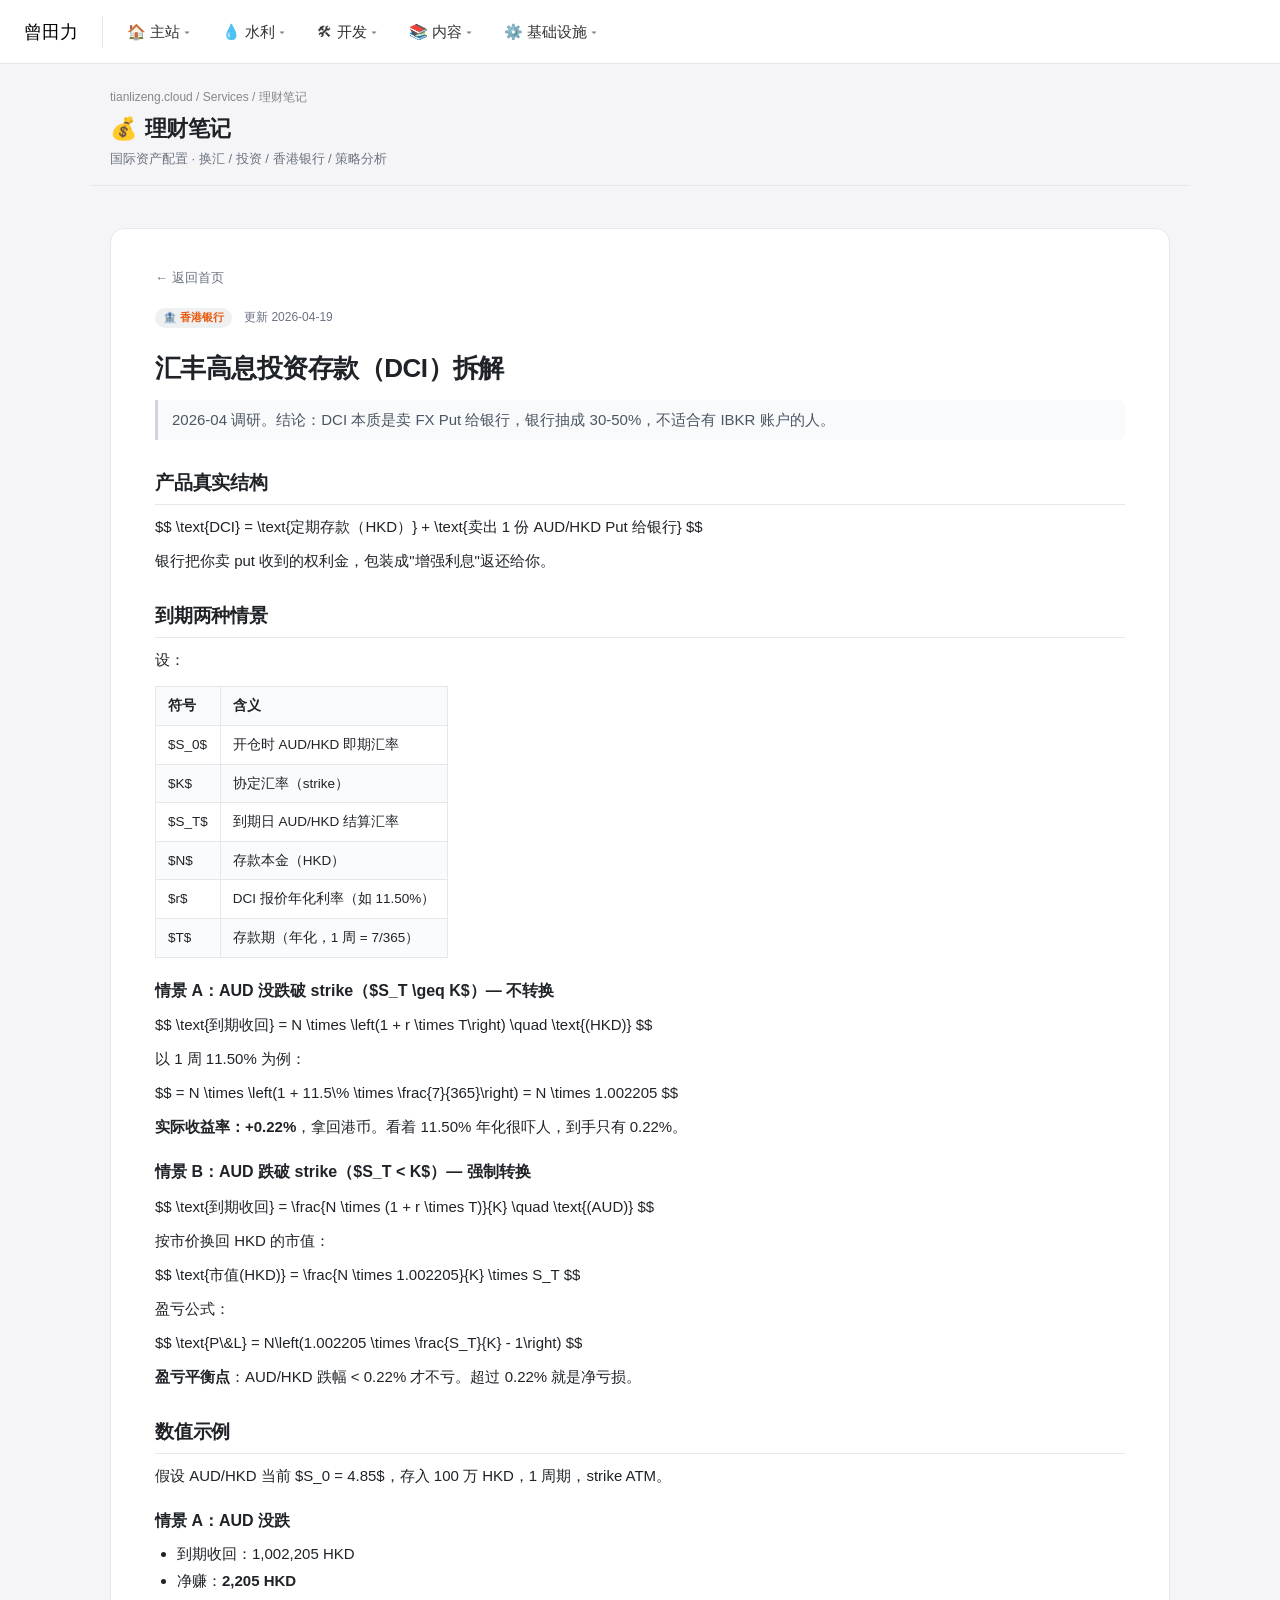
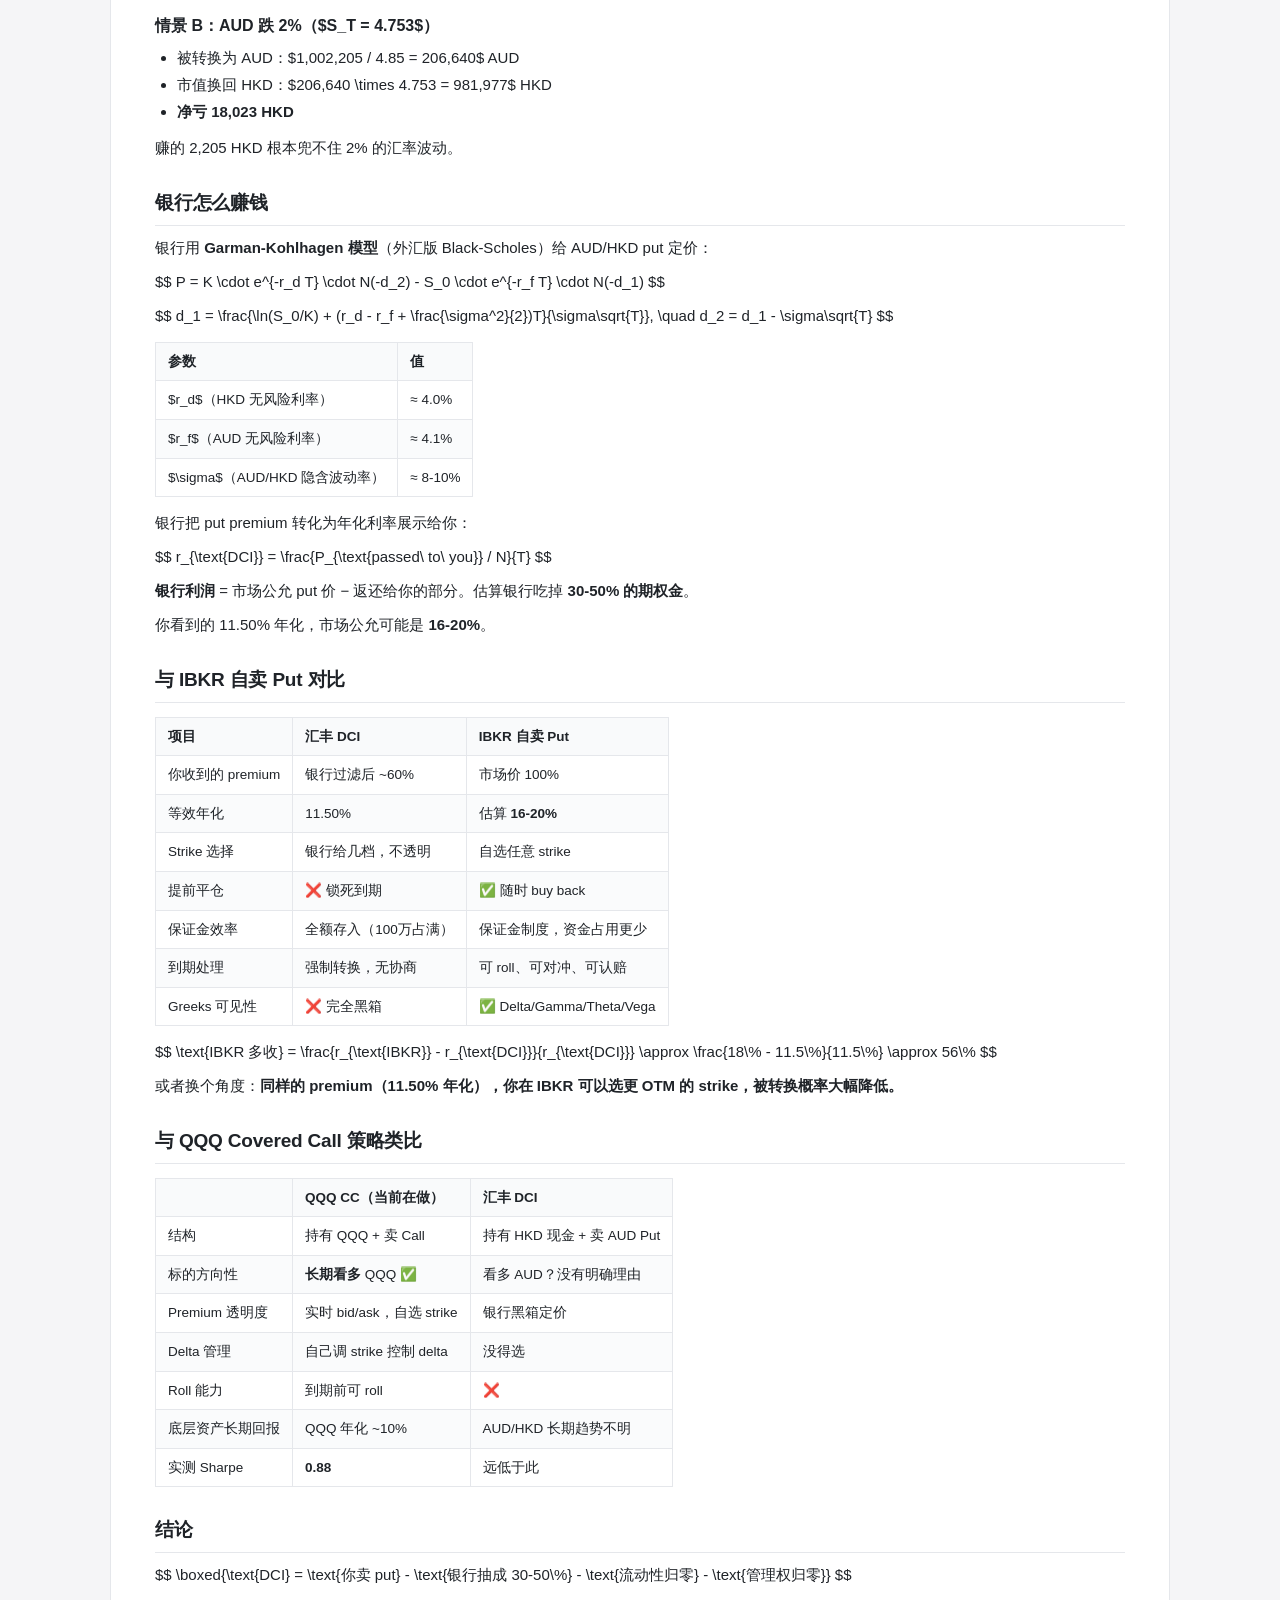
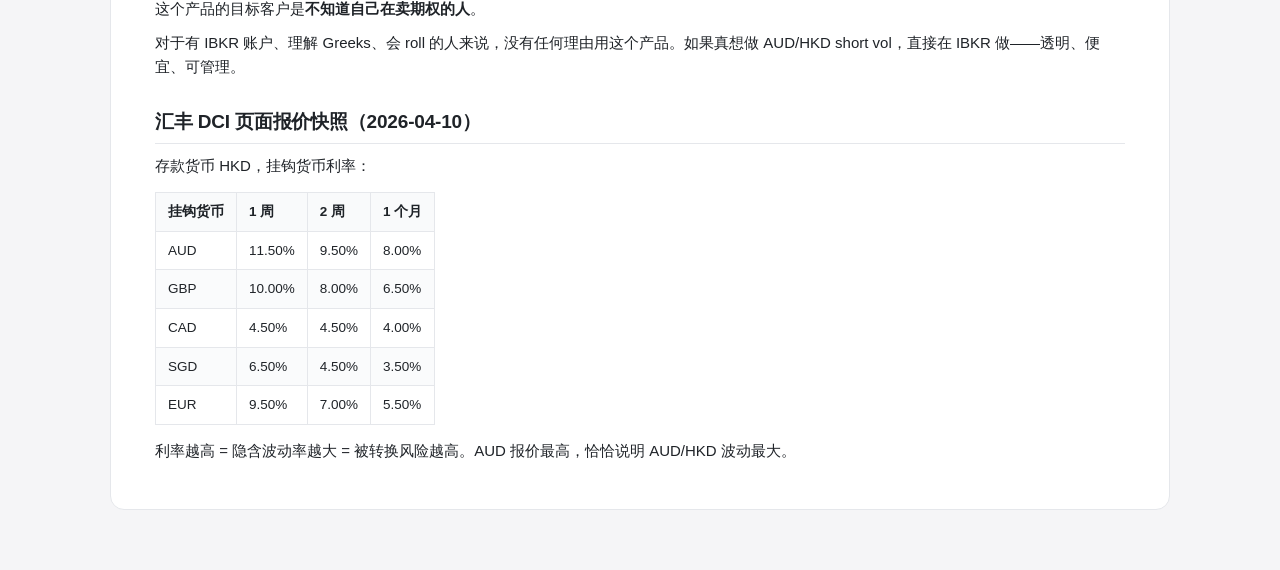
<file: site/hsbc-dci/index.html>
<!DOCTYPE html>
<html lang="zh-CN">
<head>
<meta charset="utf-8">
<meta name="viewport" content="width=device-width,initial-scale=1">
<title>汇丰 DCI 高息存款拆解 — 理财笔记</title>
<meta name="description" content="把 DCI 拆成&quot;存款 + 卖 FX Put&quot;结构，算清银行抽成 30-50%，定位 vs IBKR 自己卖期权">
<style>
/* tianlizeng.cloud 站群统一站内样式 (SSOT)
 * 来源：~/Dev/devtools/lib/templates/site-content.css
 * 编辑这里 → /site-content-refresh 同步到所有消费者站
 * 视觉对标：services 页 (~/Dev/website/components/service-dashboard.tsx)
 */

/* ===== 页面骨架 ===== */
body.tlz-page {
  background: #f5f5f7;
  color: #1d1d1f;
  font-family: -apple-system, BlinkMacSystemFont, 'PingFang SC', 'Helvetica Neue', Helvetica, Arial, sans-serif;
  margin: 0;
}

.tlz-container {
  max-width: 1280px;
  margin: 0 auto;
  padding: 0 24px 48px;
}
@media (min-width: 768px) {
  .tlz-container { padding: 0 32px 48px; }
}

/* ===== Stats bar（统计条，site-header 之下）===== */
.tlz-stats-bar {
  display: flex; flex-wrap: wrap; align-items: center; justify-content: center;
  gap: 16px;
  margin: 24px 0 32px;
  font-size: 14px; color: #86868b;
}
.tlz-stats-bar > * { display: inline-flex; align-items: center; gap: 6px; }
.tlz-stats-bar strong { color: #1d1d1f; font-weight: 500; }

/* ===== Search box ===== */
.tlz-search-wrap {
  position: relative;
  width: 100%; max-width: 448px;
  margin: 0 auto 32px;
}
.tlz-search {
  width: 100%; box-sizing: border-box;
  padding: 10px 16px 10px 40px;
  background: rgba(255,255,255,0.5);
  -webkit-backdrop-filter: blur(20px);
  backdrop-filter: blur(20px);
  border: 1px solid rgba(255,255,255,0.6);
  border-radius: 12px;
  font: 14px/1.4 inherit;
  color: #1d1d1f; outline: none;
  transition: border-color 0.15s, box-shadow 0.15s;
}
.tlz-search:focus {
  border-color: rgba(0,113,227,0.3);
  box-shadow: 0 0 0 3px rgba(0,113,227,0.20);
}
.tlz-search::placeholder { color: rgba(134,134,139,0.6); }

/* ===== Filter buttons ===== */
.tlz-filters { display: flex; flex-wrap: wrap; gap: 8px; justify-content: center; margin-bottom: 24px; }
.tlz-btn {
  padding: 6px 14px;
  background: rgba(255,255,255,0.5);
  -webkit-backdrop-filter: blur(20px);
  backdrop-filter: blur(20px);
  border: 1px solid rgba(255,255,255,0.6);
  border-radius: 999px;
  font: 13px/1 inherit; color: #6b7280;
  cursor: pointer;
  transition: all 0.15s;
}
.tlz-btn:hover { background: rgba(255,255,255,0.7); color: #1d1d1f; }
.tlz-btn.active { background: #1f2328; color: #fff; border-color: #1f2328; }

/* ===== Section（一个分组）===== */
.tlz-section { margin-bottom: 40px; }
.tlz-section-title {
  display: flex; align-items: center; gap: 8px;
  margin-bottom: 16px;
  font-size: 18px; font-weight: 600; color: #1d1d1f;
}
.tlz-section-title .tlz-icon { font-size: 20px; line-height: 1; }
.tlz-section-title .tlz-count { font-size: 12px; color: #86868b; font-weight: 400; margin-left: 4px; }

/* ===== Grid ===== */
.tlz-grid {
  display: grid;
  grid-template-columns: 1fr;
  gap: 8px;
}
@media (min-width: 768px) {
  .tlz-grid { grid-template-columns: 1fr 1fr; }
}

/* ===== Card（玻璃卡片，所有 list item 都用这个）===== */
.tlz-card {
  display: flex; align-items: center; gap: 12px;
  background: rgba(255,255,255,0.5);
  -webkit-backdrop-filter: blur(20px);
  backdrop-filter: blur(20px);
  border: 1px solid rgba(255,255,255,0.6);
  border-radius: 12px;
  padding: 12px 16px;
  text-decoration: none; color: inherit;
  transition: all 0.2s;
}
.tlz-card:hover {
  background: rgba(255,255,255,0.7);
  box-shadow: 0 4px 12px rgba(0,0,0,0.06);
}
.tlz-card-body { min-width: 0; flex: 1; }
.tlz-card-header { display: flex; align-items: center; gap: 8px; }
.tlz-card-name {
  font-size: 14px; font-weight: 500; color: #1d1d1f;
  overflow: hidden; text-overflow: ellipsis; white-space: nowrap;
}
.tlz-card-meta {
  font-size: 10px; color: #86868b;
  font-family: ui-monospace, SFMono-Regular, Menlo, monospace;
  flex-shrink: 0;
}
.tlz-card-desc {
  font-size: 12px; color: #86868b;
  margin-top: 2px;
  overflow: hidden; text-overflow: ellipsis; white-space: nowrap;
}
.tlz-card-tail { display: flex; align-items: center; gap: 8px; flex-shrink: 0; }

/* Card 行式变体（logs 时间线用）*/
.tlz-card--row .tlz-card-body { display: grid; grid-template-columns: 100px 1fr; gap: 12px; align-items: baseline; }
.tlz-card--row .tlz-card-meta { font-size: 12px; }

/* ===== Status dot ===== */
.tlz-dot { width: 10px; height: 10px; border-radius: 50%; flex-shrink: 0; display: inline-block; }
.tlz-dot--ok { background: #34c759; }
.tlz-dot--bad { background: #ff3b30; }
.tlz-dot--warn { background: #ff9500; }
.tlz-dot--unknown { background: #d2d2d7; }

/* ===== Tag chip ===== */
.tlz-tag {
  display: inline-block;
  background: rgba(0,0,0,0.06); color: #495057;
  font-size: 10px; font-weight: 500;
  padding: 1px 7px; border-radius: 4px;
  margin-right: 4px;
}

/* ===== Lock icon (CF Access 标识) ===== */
.tlz-lock {
  display: inline-block; width: 12px; height: 12px;
  vertical-align: middle; opacity: 0.5;
}

/* ===== Footer ===== */
.tlz-footer {
  text-align: center; color: #86868b; font-size: 12px;
  margin-top: 48px; padding: 24px 0;
  border-top: 1px solid rgba(0,0,0,0.05);
}
.tlz-footer a { color: #0071e3; text-decoration: none; }
.tlz-footer a:hover { text-decoration: underline; }

/* ===== Hidden helper ===== */
.tlz-hidden { display: none !important; }


:root{--bg:#f5f5f7;--card:#fff;--border:#e5e7eb;--text:#1f2328;--muted:#6b7280;--accent:#0071E3;}
*{margin:0;padding:0;box-sizing:border-box;}
body{background:var(--bg);color:var(--text);font:400 15px/1.6 -apple-system,BlinkMacSystemFont,'PingFang SC','Helvetica Neue',Helvetica,Arial,sans-serif;min-height:100vh;}
.tlz-container{max-width:1100px;margin:0 auto;padding:24px 20px 60px;}
a{color:var(--accent);}


.article{background:var(--card);border:1px solid var(--border);border-radius:14px;padding:36px 44px;margin-top:18px;}
.article .back{display:inline-block;color:var(--muted);font-size:13px;text-decoration:none;margin-bottom:20px;}
.article .back:hover{color:var(--accent);}
.article .meta-row{color:var(--muted);font-size:12px;margin-bottom:24px;display:flex;gap:12px;flex-wrap:wrap;}
.article .meta-row .group-chip{background:#eef0f2;color:var(--c);padding:1px 8px;border-radius:10px;font-weight:600;font-size:11px;}
.article h1{font-size:26px;font-weight:700;letter-spacing:-0.02em;color:#1f2328;margin:0 0 14px;line-height:1.3;}
.article h2{font-size:19px;font-weight:700;letter-spacing:-0.01em;margin:28px 0 10px;color:#1f2328;border-bottom:1px solid var(--border);padding-bottom:6px;}
.article h3{font-size:16px;font-weight:600;margin:20px 0 8px;color:#1f2328;}
.article h4{font-size:14px;font-weight:600;margin:14px 0 6px;color:#374151;}
.article p{margin:10px 0;}
.article ul,.article ol{margin:8px 0 12px 22px;}
.article li{margin:3px 0;}
.article code{background:#f1f3f5;color:#d6336c;font-family:ui-monospace,SFMono-Regular,monospace;font-size:13px;padding:1px 5px;border-radius:4px;}
.article pre{background:#0d1117;color:#e6edf3;padding:14px 16px;border-radius:8px;overflow-x:auto;font-size:13px;line-height:1.5;margin:12px 0;}
.article pre code{background:transparent;color:inherit;padding:0;font-size:13px;}
.article blockquote{border-left:3px solid #d1d5db;padding:4px 14px;margin:12px 0;color:#4b5563;background:#f9fafb;border-radius:0 6px 6px 0;}
.article blockquote p{margin:4px 0;}
.article table{border-collapse:collapse;margin:14px 0;font-size:13.5px;display:block;overflow-x:auto;max-width:100%;}
.article table thead{background:#f9fafb;}
.article th,.article td{border:1px solid var(--border);padding:8px 12px;text-align:left;}
.article th{font-weight:600;color:#1f2328;}
.article tr:nth-child(even) td{background:#fafbfc;}
.article hr{border:none;border-top:1px solid var(--border);margin:24px 0;}
.article a{color:var(--accent);}
.article img{max-width:100%;border-radius:8px;margin:12px 0;}
@media(max-width:640px){.article{padding:24px 20px;}.article h1{font-size:22px;}}

:root { --c: #ea580c; }
</style>
</head>
<body>
<style>
  /* ============================================================
     Mega Menu · HSBC-style unified light (R7.2)
     - Brand bar 64px · 单色浅灰 panel 全 4 列等宽
     - hover 触发 · 150ms 延迟关闭 · display:none 默认严格隐藏
     - html/body overflow-x:hidden 防横滚兜底
  ============================================================ */

  :root {
    --tlz-bg-panel:       #F5F5F5;
    --tlz-text-primary:   #111111;
    --tlz-text-secondary: #333333;
    --tlz-border-subtle:  #E5E5E5;
    --tlz-border-divider: #E0E0E0;
    --tlz-badge-border:   #BFBFBF;
    --tlz-badge-text:     #6B7177;
    --tlz-accent:         #D40000;
  }

  html, body { overflow-x: hidden; }
  body { padding-top: 64px !important; }

  .tlz-nav-stack {
    position: fixed; top: 0; left: 0; right: 0; z-index: 9999;
    font: 400 15px/1 -apple-system, BlinkMacSystemFont, 'PingFang SC', 'Helvetica Neue', sans-serif;
  }

  /* ===== Brand bar ===== */
  .tlz-nav {
    height: 64px;
    background: #FFFFFF;
    border-bottom: 1px solid var(--tlz-border-subtle);
    display: flex; align-items: center;
  }
  .tlz-nav-inner {
    max-width: 1280px; width: 100%; margin: 0 auto;
    padding: 0 24px; display: flex; align-items: center;
    min-width: 0;
  }
  .tlz-nav-brand {
    font-weight: 500; font-size: 18px; color: #000;
    text-decoration: none; transition: color 0.12s;
    flex-shrink: 0;
  }
  .tlz-nav-brand:hover { color: var(--tlz-accent); }
  .tlz-nav-sep { width: 1px; height: 32px; background: var(--tlz-border-subtle); margin: 0 24px; flex-shrink: 0; }

  .tlz-nav-triggers { display: flex; align-items: center; gap: 32px; flex: 1; min-width: 0; }
  .tlz-nav .mega-trigger {
    background: transparent; border: 0;
    font: inherit; font-size: 15px; font-weight: 400;
    color: var(--tlz-text-secondary);
    padding: 8px 0; cursor: pointer;
    display: inline-flex; align-items: center; gap: 4px;
    transition: color 0.12s; white-space: nowrap;
  }
  .tlz-nav .mega-trigger::after {
    content: "\25be"; font-size: 12px; opacity: 0.6;
    transition: transform 0.18s ease-out;
  }
  .tlz-nav .mega-trigger:hover { color: #000; }
  .tlz-nav .mega-trigger[aria-expanded="true"] { color: #000; font-weight: 500; }
  .tlz-nav .mega-trigger[aria-expanded="true"]::after { transform: rotate(180deg); }
  .tlz-nav .mega-trigger.current { color: #000; font-weight: 500; }

  /* ===== Mega Panel · 默认完全隐藏 ===== */
  .tlz-mega-panel {
    position: fixed; top: 64px; left: 0; right: 0;
    background: var(--tlz-bg-panel);
    display: none;
    max-height: calc(100vh - 64px);
    overflow-y: auto;
    box-shadow: 0 8px 16px -8px rgba(0,0,0,0.08);
  }
  .tlz-mega-panel[data-open="true"] { display: block; }

  /* 内部 max-width 1280px 居中 · 4 列等宽 */
  .tlz-mega-inner {
    max-width: 1280px; width: 100%;
    margin: 0 auto;
    padding: 40px 48px;
    display: grid;
    grid-template-columns: repeat(4, minmax(0, 1fr));
    gap: 0;
    min-height: 320px;
  }

  .tlz-mega-col {
    padding: 0 24px;
    border-right: 1px solid var(--tlz-border-divider);
    min-width: 0;
  }
  .tlz-mega-col:first-child { padding-left: 0; }
  .tlz-mega-col:last-child { border-right: 0; padding-right: 0; }

  /* Group */
  .tlz-mega-group { margin-bottom: 24px; }
  .tlz-mega-group:last-child { margin-bottom: 0; }
  .tlz-mega-group h3 {
    font-size: 15px; font-weight: 600; color: var(--tlz-text-primary);
    margin: 0 0 12px;
  }
  .tlz-mega-group ul { list-style: none; padding: 0; margin: 0; }
  .tlz-mega-group a {
    display: inline-flex; align-items: center; gap: 8px;
    color: var(--tlz-text-secondary); text-decoration: none;
    font-size: 14px; font-weight: 400; line-height: 28px;
    transition: color 0.12s;
  }
  .tlz-mega-group a:hover { color: var(--tlz-accent); }

  /* CF badge（统一浅灰规格） */
  .tlz-mega-group .cf-badge {
    height: 18px; padding: 0 6px;
    display: inline-flex; align-items: center;
    font-size: 10px; font-weight: 500; letter-spacing: 0.05em;
    color: var(--tlz-badge-text);
    background: transparent;
    border: 1px solid var(--tlz-badge-border);
    border-radius: 3px;
    flex-shrink: 0;
  }

  /* Hamburger */
  .tlz-nav-hamburger {
    display: none; background: transparent; border: 0;
    color: var(--tlz-text-secondary); padding: 8px; margin-left: auto;
    cursor: pointer; font-size: 20px;
  }

  /* ===== 响应式 ===== */
  @media (max-width: 1023px) {
    .tlz-mega-inner {
      grid-template-columns: repeat(2, minmax(0, 1fr));
      padding: 32px 24px;
    }
    .tlz-mega-col:nth-child(2n) { border-right: 0; padding-right: 0; }
    .tlz-mega-col:nth-child(n+3) {
      padding-top: 24px; margin-top: 24px;
      border-top: 1px solid var(--tlz-border-divider);
    }
    .tlz-mega-col:nth-child(3) { padding-left: 0; }
  }

  @media (max-width: 768px) {
    body { padding-top: 56px !important; }
    .tlz-nav { height: 56px; }
    .tlz-nav-inner { padding: 0 16px; }
    .tlz-nav-sep { display: none; }
    .tlz-nav-triggers { display: none; }
    .tlz-nav-hamburger { display: inline-flex; }

    .tlz-nav-stack[data-mobile-open="true"] .tlz-nav-triggers {
      display: flex; flex-direction: column; align-items: stretch;
      position: fixed; top: 56px; left: 0; right: 0; bottom: 0;
      background: #FFFFFF;
      padding: 0; gap: 0; overflow-y: auto; z-index: 10000;
    }
    .tlz-nav-stack[data-mobile-open="true"] .mega-trigger {
      width: 100%; justify-content: space-between;
      padding: 16px 20px; border-radius: 0;
      border-bottom: 1px solid var(--tlz-border-subtle);
      font-size: 16px;
    }

    .tlz-mega-panel {
      top: 56px; max-height: calc(100vh - 56px);
      position: static; box-shadow: none;
    }
    .tlz-mega-inner {
      grid-template-columns: 1fr;
      padding: 16px 20px;
    }
    .tlz-mega-col {
      padding: 0 !important;
      border-right: 0 !important;
      border-top: 0 !important;
      margin-top: 16px !important;
    }
    .tlz-mega-col:first-child { margin-top: 0 !important; }
  }
</style>
<div class="tlz-nav-stack" data-mobile-open="false">
<nav class="tlz-nav" aria-label="站群导航"><div class="tlz-nav-inner">
  <a class="tlz-nav-brand" href="https://tianlizeng.cloud/" data-site="home">曾田力</a>
  <div class="tlz-nav-sep" aria-hidden="true"></div>
  <div class="tlz-nav-triggers" role="menubar">
    <button class="mega-trigger" data-cat="home" role="menuitem" aria-haspopup="menu" aria-expanded="false" aria-controls="mega-panel-home">🏠 主站</button>
    <button class="mega-trigger" data-cat="hydro" role="menuitem" aria-haspopup="menu" aria-expanded="false" aria-controls="mega-panel-hydro">💧 水利</button>
    <button class="mega-trigger" data-cat="dev" role="menuitem" aria-haspopup="menu" aria-expanded="false" aria-controls="mega-panel-dev">🛠 开发</button>
    <button class="mega-trigger" data-cat="content" role="menuitem" aria-haspopup="menu" aria-expanded="false" aria-controls="mega-panel-content">📚 内容</button>
    <button class="mega-trigger" data-cat="infra" role="menuitem" aria-haspopup="menu" aria-expanded="false" aria-controls="mega-panel-infra">⚙️ 基础设施</button>
  </div>
  <button class="tlz-nav-hamburger" aria-label="菜单" aria-expanded="false" data-toggle="mobile">☰</button>
</div></nav>
<div class="tlz-mega-panel" data-for="home" id="mega-panel-home" role="menu" aria-label="🏠 主站" data-open="false">
  <div class="tlz-mega-inner">
    <div class="tlz-mega-col">
      <div class="tlz-mega-group">
        <h3>关于</h3>
        <ul>
          <li><a href="https://tianlizeng.cloud/about" role="menuitem"><span>关于我</span></a></li>
          <li><a href="https://tianlizeng.cloud/projects" role="menuitem"><span>作品</span></a></li>
          <li><a href="https://tianlizeng.cloud/research" role="menuitem"><span>研究</span></a></li>
          <li><a href="https://tianlizeng.cloud/blog" role="menuitem"><span>博客</span></a></li>
          <li><a href="https://tianlizeng.cloud/life" role="menuitem"><span>生活</span></a></li>
        </ul>
      </div>
    </div>
    <div class="tlz-mega-col">
      <div class="tlz-mega-group">
        <h3>入口</h3>
        <ul>
          <li><a href="https://tianlizeng.cloud/services" role="menuitem"><span>服务总览</span></a></li>
          <li><a href="https://stack.tianlizeng.cloud" role="menuitem"><span>Stack</span></a></li>
          <li><a href="https://cmds.tianlizeng.cloud" role="menuitem"><span>CC Docs</span><span class="cf-badge">CF</span></a></li>
          <li><a href="https://dashboard.tianlizeng.cloud" role="menuitem"><span>Dashboard</span></a></li>
          <li><a href="https://dashboard.tianlizeng.cloud/auggie" role="menuitem"><span>Auggie</span></a></li>
          <li><a href="https://tianlizeng.cloud/search" role="menuitem"><span>搜索</span></a></li>
        </ul>
      </div>
    </div>
    <div class="tlz-mega-col">
    </div>
    <div class="tlz-mega-col">
    </div>
  </div>
</div>
<div class="tlz-mega-panel" data-for="hydro" id="mega-panel-hydro" role="menu" aria-label="💧 水利" data-open="false">
  <div class="tlz-mega-inner">
    <div class="tlz-mega-col">
      <div class="tlz-mega-group">
        <h3>主平台</h3>
        <ul>
          <li><a href="https://hydro.tianlizeng.cloud" role="menuitem"><span>Hydro Toolkit</span></a></li>
        </ul>
      </div>
    </div>
    <div class="tlz-mega-col">
      <div class="tlz-mega-group">
        <h3>水资源/调度</h3>
        <ul>
          <li><a href="https://hydro-annual.tianlizeng.cloud" role="menuitem"><span>水资源年报</span></a></li>
          <li><a href="https://hydro-reservoir.tianlizeng.cloud" role="menuitem"><span>水库群调度</span></a></li>
          <li><a href="https://hydro-district.tianlizeng.cloud" role="menuitem"><span>河区调度</span></a></li>
        </ul>
      </div>
    </div>
    <div class="tlz-mega-col">
      <div class="tlz-mega-group">
        <h3>评估/编码</h3>
        <ul>
          <li><a href="https://hydro-efficiency.tianlizeng.cloud" role="menuitem"><span>水效评估</span></a></li>
          <li><a href="https://hydro-geocode.tianlizeng.cloud" role="menuitem"><span>地理编码</span></a></li>
          <li><a href="https://hydro-capacity.tianlizeng.cloud" role="menuitem"><span>纳污能力</span></a></li>
        </ul>
      </div>
    </div>
    <div class="tlz-mega-col">
      <div class="tlz-mega-group">
        <h3>风险/降雨</h3>
        <ul>
          <li><a href="https://hydro-risk.tianlizeng.cloud" role="menuitem"><span>风险图数据</span></a></li>
          <li><a href="https://hydro-rainfall.tianlizeng.cloud" role="menuitem"><span>降雨径流</span></a></li>
          <li><a href="https://hydro-irrigation.tianlizeng.cloud" role="menuitem"><span>灌溉需水</span></a></li>
        </ul>
      </div>
    </div>
  </div>
</div>
<div class="tlz-mega-panel" data-for="dev" id="mega-panel-dev" role="menu" aria-label="🛠 开发" data-open="false">
  <div class="tlz-mega-inner">
    <div class="tlz-mega-col">
      <div class="tlz-mega-group">
        <h3>子域服务</h3>
        <ul>
          <li><a href="https://dashboard.tianlizeng.cloud" role="menuitem"><span>Repo Dashboard</span></a></li>
          <li><a href="https://cclog.tianlizeng.cloud" role="menuitem"><span>CC 会话日志</span></a></li>
          <li><a href="https://logs.tianlizeng.cloud" role="menuitem"><span>Logs</span><span class="cf-badge">CF</span></a></li>
          <li><a href="https://dockit.tianlizeng.cloud" role="menuitem"><span>Dockit</span></a></li>
          <li><a href="https://stack.tianlizeng.cloud" role="menuitem"><span>Stack</span><span class="cf-badge">CF</span></a></li>
          <li><a href="https://cmds.tianlizeng.cloud" role="menuitem"><span>CC Docs</span><span class="cf-badge">CF</span></a></li>
          <li><a href="https://playbooks.tianlizeng.cloud" role="menuitem"><span>Playbooks</span><span class="cf-badge">CF</span></a></li>
        </ul>
      </div>
    </div>
    <div class="tlz-mega-col">
      <div class="tlz-mega-group">
        <h3>工具库</h3>
        <ul>
          <li><a href="https://github.com/zengtianli/cc-configs" role="menuitem"><span>cc-configs</span></a></li>
          <li><a href="https://github.com/zengtianli/devtools" role="menuitem"><span>devtools</span></a></li>
          <li><a href="https://github.com/zengtianli/doctools" role="menuitem"><span>doctools</span></a></li>
          <li><a href="https://github.com/zengtianli/mactools" role="menuitem"><span>mactools</span></a></li>
          <li><a href="https://github.com/zengtianli/clashx" role="menuitem"><span>clashx</span></a></li>
        </ul>
      </div>
    </div>
    <div class="tlz-mega-col">
      <div class="tlz-mega-group">
        <h3>Raycast / 配置</h3>
        <ul>
          <li><a href="https://github.com/zengtianli/raycast" role="menuitem"><span>raycast</span></a></li>
          <li><a href="https://github.com/zengtianli/configs" role="menuitem"><span>configs</span></a></li>
        </ul>
      </div>
    </div>
    <div class="tlz-mega-col">
    </div>
  </div>
</div>
<div class="tlz-mega-panel" data-for="content" id="mega-panel-content" role="menu" aria-label="📚 内容" data-open="false">
  <div class="tlz-mega-inner">
    <div class="tlz-mega-col">
      <div class="tlz-mega-group">
        <h3>日志 / 知识</h3>
        <ul>
          <li><a href="https://logs.tianlizeng.cloud" role="menuitem"><span>Logs</span><span class="cf-badge">CF</span></a></li>
          <li><a href="https://docs.tianlizeng.cloud" role="menuitem"><span>知识库</span><span class="cf-badge">CF</span></a></li>
          <li><a href="https://audiobook.tianlizeng.cloud" role="menuitem"><span>有声书</span></a></li>
          <li><a href="https://cclog.tianlizeng.cloud" role="menuitem"><span>CC 会话</span></a></li>
          <li><a href="https://playbooks.tianlizeng.cloud" role="menuitem"><span>Playbooks</span><span class="cf-badge">CF</span></a></li>
        </ul>
      </div>
    </div>
    <div class="tlz-mega-col">
      <div class="tlz-mega-group">
        <h3>投资</h3>
        <ul>
          <li><a href="https://assets.tianlizeng.cloud" role="menuitem"><span>理财笔记</span></a></li>
          <li><a href="https://cc-options.tianlizeng.cloud" role="menuitem"><span>QQQ CC Dashboard</span><span class="cf-badge">CF</span></a></li>
        </ul>
      </div>
    </div>
    <div class="tlz-mega-col">
    </div>
    <div class="tlz-mega-col">
    </div>
  </div>
</div>
<div class="tlz-mega-panel" data-for="infra" id="mega-panel-infra" role="menu" aria-label="⚙️ 基础设施" data-open="false">
  <div class="tlz-mega-inner">
    <div class="tlz-mega-col">
      <div class="tlz-mega-group">
        <h3>监控 / 自动化</h3>
        <ul>
          <li><a href="https://status.tianlizeng.cloud" role="menuitem"><span>Uptime Kuma</span><span class="cf-badge">CF</span></a></li>
          <li><a href="https://n8n.tianlizeng.cloud" role="menuitem"><span>n8n</span><span class="cf-badge">CF</span></a></li>
        </ul>
      </div>
    </div>
    <div class="tlz-mega-col">
      <div class="tlz-mega-group">
        <h3>代理</h3>
        <ul>
          <li><a href="https://proxy.tianlizeng.cloud" role="menuitem"><span>OAuth Proxy</span><span class="cf-badge">CF</span></a></li>
          <li><a href="https://panel.tianlizeng.cloud" role="menuitem"><span>Marzban</span></a></li>
          <li><a href="https://sub.tianlizeng.cloud" role="menuitem"><span>Marzban 订阅</span></a></li>
        </ul>
      </div>
    </div>
    <div class="tlz-mega-col">
      <div class="tlz-mega-group">
        <h3>WEBHOOK</h3>
        <ul>
          <li><a href="https://webhook.tianlizeng.cloud" role="menuitem"><span>Webhook</span></a></li>
        </ul>
      </div>
    </div>
    <div class="tlz-mega-col">
    </div>
  </div>
</div>
</div>
<script>(function(){
  var stack=document.querySelector('.tlz-nav-stack');
  if(!stack)return;
  var triggers=stack.querySelectorAll('.mega-trigger');
  var panels=stack.querySelectorAll('.tlz-mega-panel');
  var hamburger=stack.querySelector('.tlz-nav-hamburger');
  var activeKey=null,hideTimer=null;
  function hideAll(){
    panels.forEach(function(p){p.setAttribute('data-open','false');});
    triggers.forEach(function(t){t.setAttribute('aria-expanded','false');});
    activeKey=null;
  }
  function show(k){
    if(hideTimer){clearTimeout(hideTimer);hideTimer=null;}
    if(activeKey===k)return;
    hideAll();
    var t=stack.querySelector('.mega-trigger[data-cat="'+k+'"]');
    var p=stack.querySelector('.tlz-mega-panel[data-for="'+k+'"]');
    if(!t||!p)return;
    t.setAttribute('aria-expanded','true');
    p.setAttribute('data-open','true');
    activeKey=k;
  }
  function schedHide(){if(hideTimer)clearTimeout(hideTimer);hideTimer=setTimeout(hideAll,160);}
  triggers.forEach(function(t){
    var k=t.getAttribute('data-cat');
    t.addEventListener('mouseenter',function(){show(k);});
    t.addEventListener('click',function(e){e.preventDefault();if(activeKey===k)hideAll();else show(k);});
    t.addEventListener('mouseleave',schedHide);
  });
  panels.forEach(function(p){
    p.addEventListener('mouseenter',function(){if(hideTimer){clearTimeout(hideTimer);hideTimer=null;}});
    p.addEventListener('mouseleave',schedHide);
  });
  document.addEventListener('click',function(e){if(!stack.contains(e.target))hideAll();});
  document.addEventListener('keydown',function(e){if(e.key==='Escape')hideAll();});
  if(hamburger){
    hamburger.addEventListener('click',function(){
      var open=stack.getAttribute('data-mobile-open')==='true';
      stack.setAttribute('data-mobile-open',open?'false':'true');
      hamburger.setAttribute('aria-expanded',open?'false':'true');
      if(open)hideAll();
    });
  }
  // current highlight
  var host=location.hostname;
  var noCur=["hammerspoon.tianlizeng.cloud", "audiobook.tianlizeng.cloud", "auggie.tianlizeng.cloud", "proxy.tianlizeng.cloud"];
  var hostMap={"stack.tianlizeng.cloud": "home", "cmds.tianlizeng.cloud": "home", "dashboard.tianlizeng.cloud": "dev", "logs.tianlizeng.cloud": "content", "docs.tianlizeng.cloud": "content", "audiobook.tianlizeng.cloud": "content", "cclog.tianlizeng.cloud": "content", "playbooks.tianlizeng.cloud": "content", "cc-options.tianlizeng.cloud": "content", "assets.tianlizeng.cloud": "content", "status.tianlizeng.cloud": "infra", "n8n.tianlizeng.cloud": "infra", "panel.tianlizeng.cloud": "infra", "sub.tianlizeng.cloud": "infra", "webhook.tianlizeng.cloud": "infra"};
  var curKey=null;
  if(noCur.indexOf(host)===-1){
    curKey=hostMap[host]||null;
    if(!curKey && (host==='hydro.tianlizeng.cloud' || host.indexOf('hydro-')===0)) curKey='hydro';
    if(!curKey && host==='tianlizeng.cloud') curKey='home';
  }
  if(curKey){
    var t=stack.querySelector('.mega-trigger[data-cat="'+curKey+'"]');
    if(t)t.classList.add('current');
  }
})();</script>

<style>
  .tlz-site-header {
    max-width: 1100px; margin: 0 auto; padding: 24px 20px 16px;
    border-bottom: 1px solid rgba(0,0,0,0.05);
    font: 400 14px/1.5 -apple-system, BlinkMacSystemFont, 'PingFang SC', Helvetica, sans-serif;
  }
  .tlz-site-header .tlz-crumb {
    font-size: 12px; color: #86868b; margin-bottom: 6px;
  }
  .tlz-site-header .tlz-crumb a {
    color: #86868b; text-decoration: none;
  }
  .tlz-site-header .tlz-crumb a:hover { color: #0071E3; }
  .tlz-site-header h1 {
    font-size: 22px; font-weight: 700; letter-spacing: -0.02em;
    color: #1f2328; margin: 0;
  }
  .tlz-site-header h1 .tlz-icon { margin-right: 8px; }
  .tlz-site-header .tlz-tagline {
    font-size: 13px; color: #6b7280; margin: 4px 0 0;
  }
</style>
<header class="tlz-site-header">
  <div class="tlz-crumb"><a href="https://tianlizeng.cloud/">tianlizeng.cloud</a> / <a href="https://tianlizeng.cloud/services">Services</a> / <span>理财笔记</span></div>
  <h1><span class="tlz-icon">💰</span>理财笔记</h1>
  <p class="tlz-tagline">国际资产配置 · 换汇 / 投资 / 香港银行 / 策略分析</p>
</header>

<div class="tlz-container">
<article class="article">
<a class="back" href="../">← 返回首页</a>
<div class="meta-row">
  <span class="group-chip">🏦 香港银行</span>
  <span>更新 2026-04-19</span>
</div>
<h1 id="dci">汇丰高息投资存款（DCI）拆解</h1>
<blockquote>
<p>2026-04 调研。结论：DCI 本质是卖 FX Put 给银行，银行抽成 30-50%，不适合有 IBKR 账户的人。</p>
</blockquote>
<h2 id="_1">产品真实结构</h2>
<p>$$
\text{DCI} = \text{定期存款（HKD）} + \text{卖出 1 份 AUD/HKD Put 给银行}
$$</p>
<p>银行把你卖 put 收到的权利金，包装成"增强利息"返还给你。</p>
<h2 id="_2">到期两种情景</h2>
<p>设：</p>
<table>
<thead>
<tr>
<th>符号</th>
<th>含义</th>
</tr>
</thead>
<tbody>
<tr>
<td>$S_0$</td>
<td>开仓时 AUD/HKD 即期汇率</td>
</tr>
<tr>
<td>$K$</td>
<td>协定汇率（strike）</td>
</tr>
<tr>
<td>$S_T$</td>
<td>到期日 AUD/HKD 结算汇率</td>
</tr>
<tr>
<td>$N$</td>
<td>存款本金（HKD）</td>
</tr>
<tr>
<td>$r$</td>
<td>DCI 报价年化利率（如 11.50%）</td>
</tr>
<tr>
<td>$T$</td>
<td>存款期（年化，1 周 = 7/365）</td>
</tr>
</tbody>
</table>
<h3 id="aaud-strikes_t-geq-k">情景 A：AUD 没跌破 strike（$S_T \geq K$）— 不转换</h3>
<p>$$
\text{到期收回} = N \times \left(1 + r \times T\right) \quad \text{(HKD)}
$$</p>
<p>以 1 周 11.50% 为例：</p>
<p>$$
= N \times \left(1 + 11.5\% \times \frac{7}{365}\right) = N \times 1.002205
$$</p>
<p><strong>实际收益率：+0.22%</strong>，拿回港币。看着 11.50% 年化很吓人，到手只有 0.22%。</p>
<h3 id="baud-strikes_t-k">情景 B：AUD 跌破 strike（$S_T &lt; K$）— 强制转换</h3>
<p>$$
\text{到期收回} = \frac{N \times (1 + r \times T)}{K} \quad \text{(AUD)}
$$</p>
<p>按市价换回 HKD 的市值：</p>
<p>$$
\text{市值(HKD)} = \frac{N \times 1.002205}{K} \times S_T
$$</p>
<p>盈亏公式：</p>
<p>$$
\text{P\&amp;L} = N\left(1.002205 \times \frac{S_T}{K} - 1\right)
$$</p>
<p><strong>盈亏平衡点</strong>：AUD/HKD 跌幅 &lt; 0.22% 才不亏。超过 0.22% 就是净亏损。</p>
<h2 id="_3">数值示例</h2>
<p>假设 AUD/HKD 当前 $S_0 = 4.85$，存入 100 万 HKD，1 周期，strike ATM。</p>
<h3 id="aaud">情景 A：AUD 没跌</h3>
<ul>
<li>到期收回：1,002,205 HKD</li>
<li>净赚：<strong>2,205 HKD</strong></li>
</ul>
<h3 id="baud-2s_t-4753">情景 B：AUD 跌 2%（$S_T = 4.753$）</h3>
<ul>
<li>被转换为 AUD：$1,002,205 / 4.85 = 206,640$ AUD</li>
<li>市值换回 HKD：$206,640 \times 4.753 = 981,977$ HKD</li>
<li><strong>净亏 18,023 HKD</strong></li>
</ul>
<p>赚的 2,205 HKD 根本兜不住 2% 的汇率波动。</p>
<h2 id="_4">银行怎么赚钱</h2>
<p>银行用 <strong>Garman-Kohlhagen 模型</strong>（外汇版 Black-Scholes）给 AUD/HKD put 定价：</p>
<p>$$
P = K \cdot e^{-r_d T} \cdot N(-d_2) - S_0 \cdot e^{-r_f T} \cdot N(-d_1)
$$</p>
<p>$$
d_1 = \frac{\ln(S_0/K) + (r_d - r_f + \frac{\sigma^2}{2})T}{\sigma\sqrt{T}}, \quad d_2 = d_1 - \sigma\sqrt{T}
$$</p>
<table>
<thead>
<tr>
<th>参数</th>
<th>值</th>
</tr>
</thead>
<tbody>
<tr>
<td>$r_d$（HKD 无风险利率）</td>
<td>≈ 4.0%</td>
</tr>
<tr>
<td>$r_f$（AUD 无风险利率）</td>
<td>≈ 4.1%</td>
</tr>
<tr>
<td>$\sigma$（AUD/HKD 隐含波动率）</td>
<td>≈ 8-10%</td>
</tr>
</tbody>
</table>
<p>银行把 put premium 转化为年化利率展示给你：</p>
<p>$$
r_{\text{DCI}} = \frac{P_{\text{passed\ to\ you}} / N}{T}
$$</p>
<p><strong>银行利润</strong> = 市场公允 put 价 − 返还给你的部分。估算银行吃掉 <strong>30-50% 的期权金</strong>。</p>
<p>你看到的 11.50% 年化，市场公允可能是 <strong>16-20%</strong>。</p>
<h2 id="ibkr-put">与 IBKR 自卖 Put 对比</h2>
<table>
<thead>
<tr>
<th>项目</th>
<th>汇丰 DCI</th>
<th>IBKR 自卖 Put</th>
</tr>
</thead>
<tbody>
<tr>
<td>你收到的 premium</td>
<td>银行过滤后 ~60%</td>
<td>市场价 100%</td>
</tr>
<tr>
<td>等效年化</td>
<td>11.50%</td>
<td>估算 <strong>16-20%</strong></td>
</tr>
<tr>
<td>Strike 选择</td>
<td>银行给几档，不透明</td>
<td>自选任意 strike</td>
</tr>
<tr>
<td>提前平仓</td>
<td>❌ 锁死到期</td>
<td>✅ 随时 buy back</td>
</tr>
<tr>
<td>保证金效率</td>
<td>全额存入（100万占满）</td>
<td>保证金制度，资金占用更少</td>
</tr>
<tr>
<td>到期处理</td>
<td>强制转换，无协商</td>
<td>可 roll、可对冲、可认赔</td>
</tr>
<tr>
<td>Greeks 可见性</td>
<td>❌ 完全黑箱</td>
<td>✅ Delta/Gamma/Theta/Vega</td>
</tr>
</tbody>
</table>
<p>$$
\text{IBKR 多收} = \frac{r_{\text{IBKR}} - r_{\text{DCI}}}{r_{\text{DCI}}} \approx \frac{18\% - 11.5\%}{11.5\%} \approx 56\%
$$</p>
<p>或者换个角度：<strong>同样的 premium（11.50% 年化），你在 IBKR 可以选更 OTM 的 strike，被转换概率大幅降低。</strong></p>
<h2 id="qqq-covered-call">与 QQQ Covered Call 策略类比</h2>
<table>
<thead>
<tr>
<th></th>
<th>QQQ CC（当前在做）</th>
<th>汇丰 DCI</th>
</tr>
</thead>
<tbody>
<tr>
<td>结构</td>
<td>持有 QQQ + 卖 Call</td>
<td>持有 HKD 现金 + 卖 AUD Put</td>
</tr>
<tr>
<td>标的方向性</td>
<td><strong>长期看多</strong> QQQ ✅</td>
<td>看多 AUD？没有明确理由</td>
</tr>
<tr>
<td>Premium 透明度</td>
<td>实时 bid/ask，自选 strike</td>
<td>银行黑箱定价</td>
</tr>
<tr>
<td>Delta 管理</td>
<td>自己调 strike 控制 delta</td>
<td>没得选</td>
</tr>
<tr>
<td>Roll 能力</td>
<td>到期前可 roll</td>
<td>❌</td>
</tr>
<tr>
<td>底层资产长期回报</td>
<td>QQQ 年化 ~10%</td>
<td>AUD/HKD 长期趋势不明</td>
</tr>
<tr>
<td>实测 Sharpe</td>
<td><strong>0.88</strong></td>
<td>远低于此</td>
</tr>
</tbody>
</table>
<h2 id="_5">结论</h2>
<p>$$
\boxed{\text{DCI} = \text{你卖 put} - \text{银行抽成 30-50\%} - \text{流动性归零} - \text{管理权归零}}
$$</p>
<p>这个产品的目标客户是<strong>不知道自己在卖期权的人</strong>。</p>
<p>对于有 IBKR 账户、理解 Greeks、会 roll 的人来说，没有任何理由用这个产品。如果真想做 AUD/HKD short vol，直接在 IBKR 做——透明、便宜、可管理。</p>
<h2 id="dci-2026-04-10">汇丰 DCI 页面报价快照（2026-04-10）</h2>
<p>存款货币 HKD，挂钩货币利率：</p>
<table>
<thead>
<tr>
<th>挂钩货币</th>
<th>1 周</th>
<th>2 周</th>
<th>1 个月</th>
</tr>
</thead>
<tbody>
<tr>
<td>AUD</td>
<td>11.50%</td>
<td>9.50%</td>
<td>8.00%</td>
</tr>
<tr>
<td>GBP</td>
<td>10.00%</td>
<td>8.00%</td>
<td>6.50%</td>
</tr>
<tr>
<td>CAD</td>
<td>4.50%</td>
<td>4.50%</td>
<td>4.00%</td>
</tr>
<tr>
<td>SGD</td>
<td>6.50%</td>
<td>4.50%</td>
<td>3.50%</td>
</tr>
<tr>
<td>EUR</td>
<td>9.50%</td>
<td>7.00%</td>
<td>5.50%</td>
</tr>
</tbody>
</table>
<p>利率越高 = 隐含波动率越大 = 被转换风险越高。AUD 报价最高，恰恰说明 AUD/HKD 波动最大。</p>
</article>
</div>
</body>
</html>
</file>
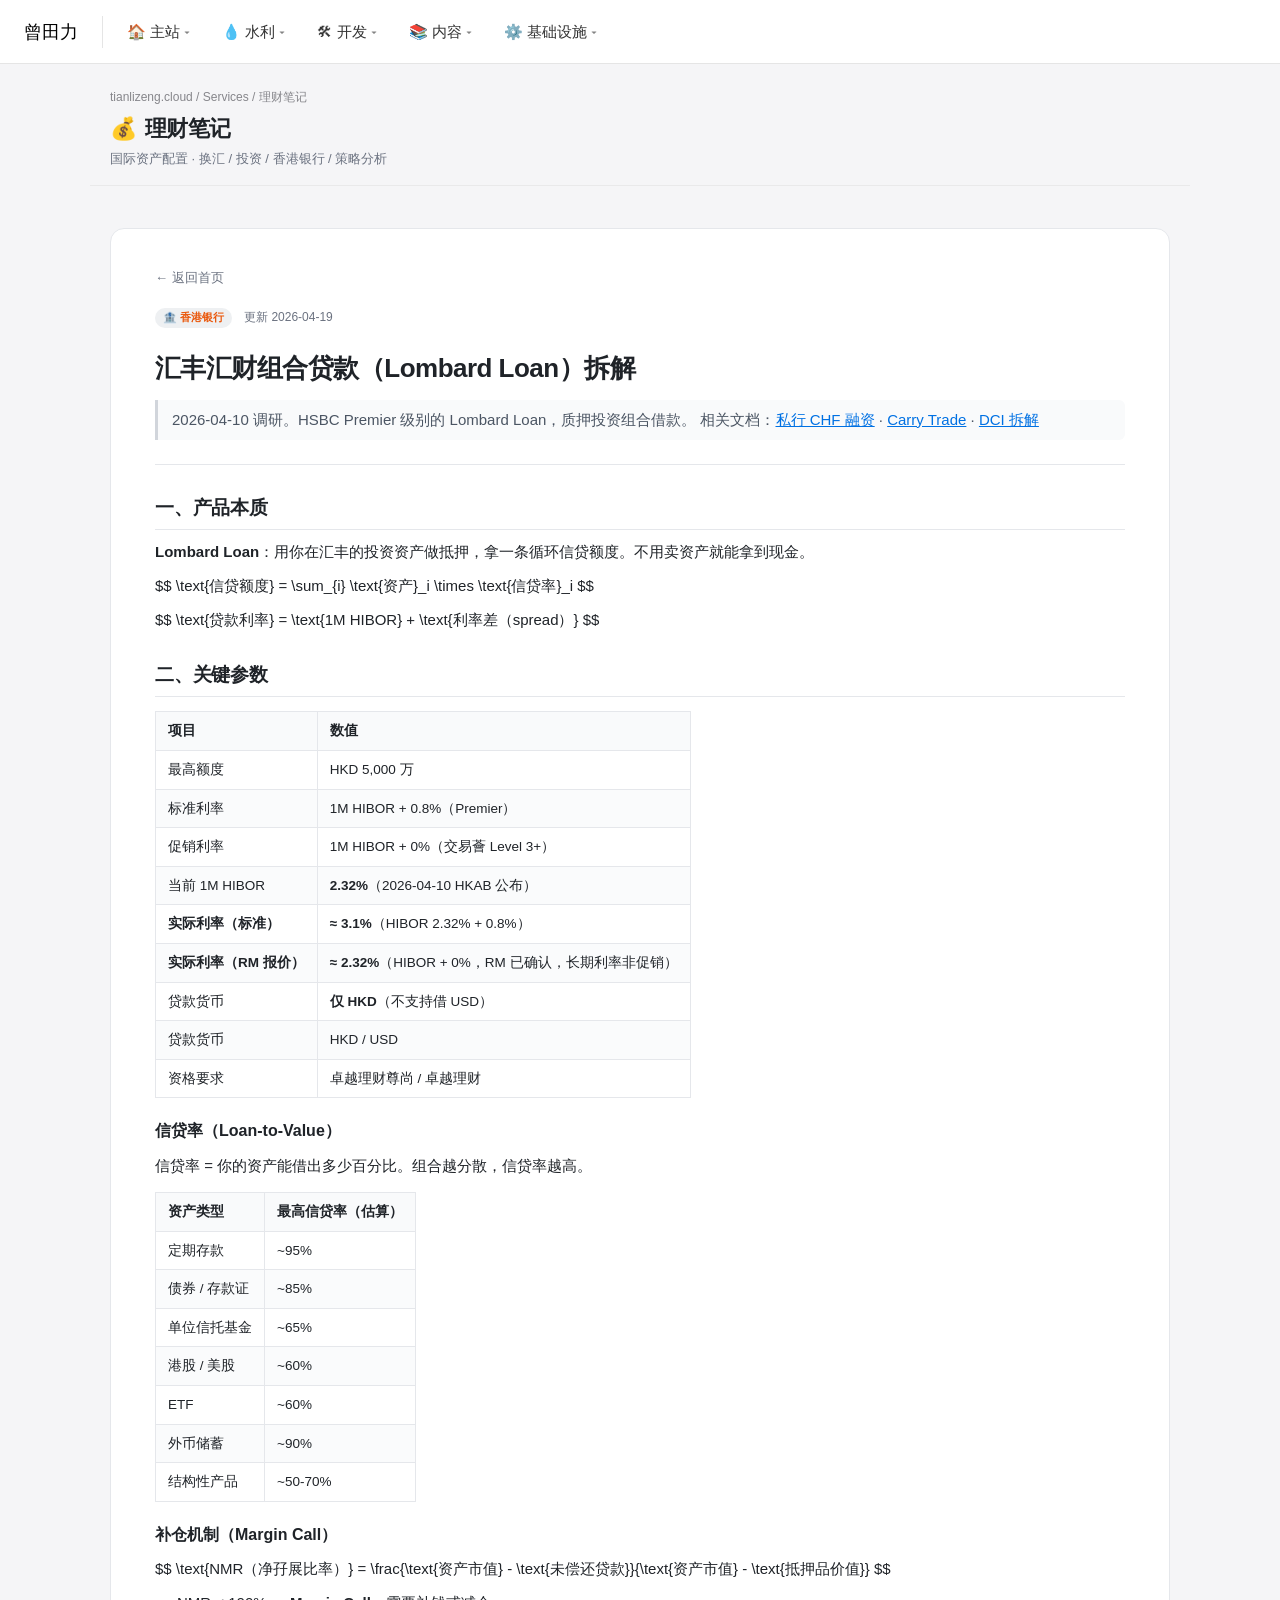
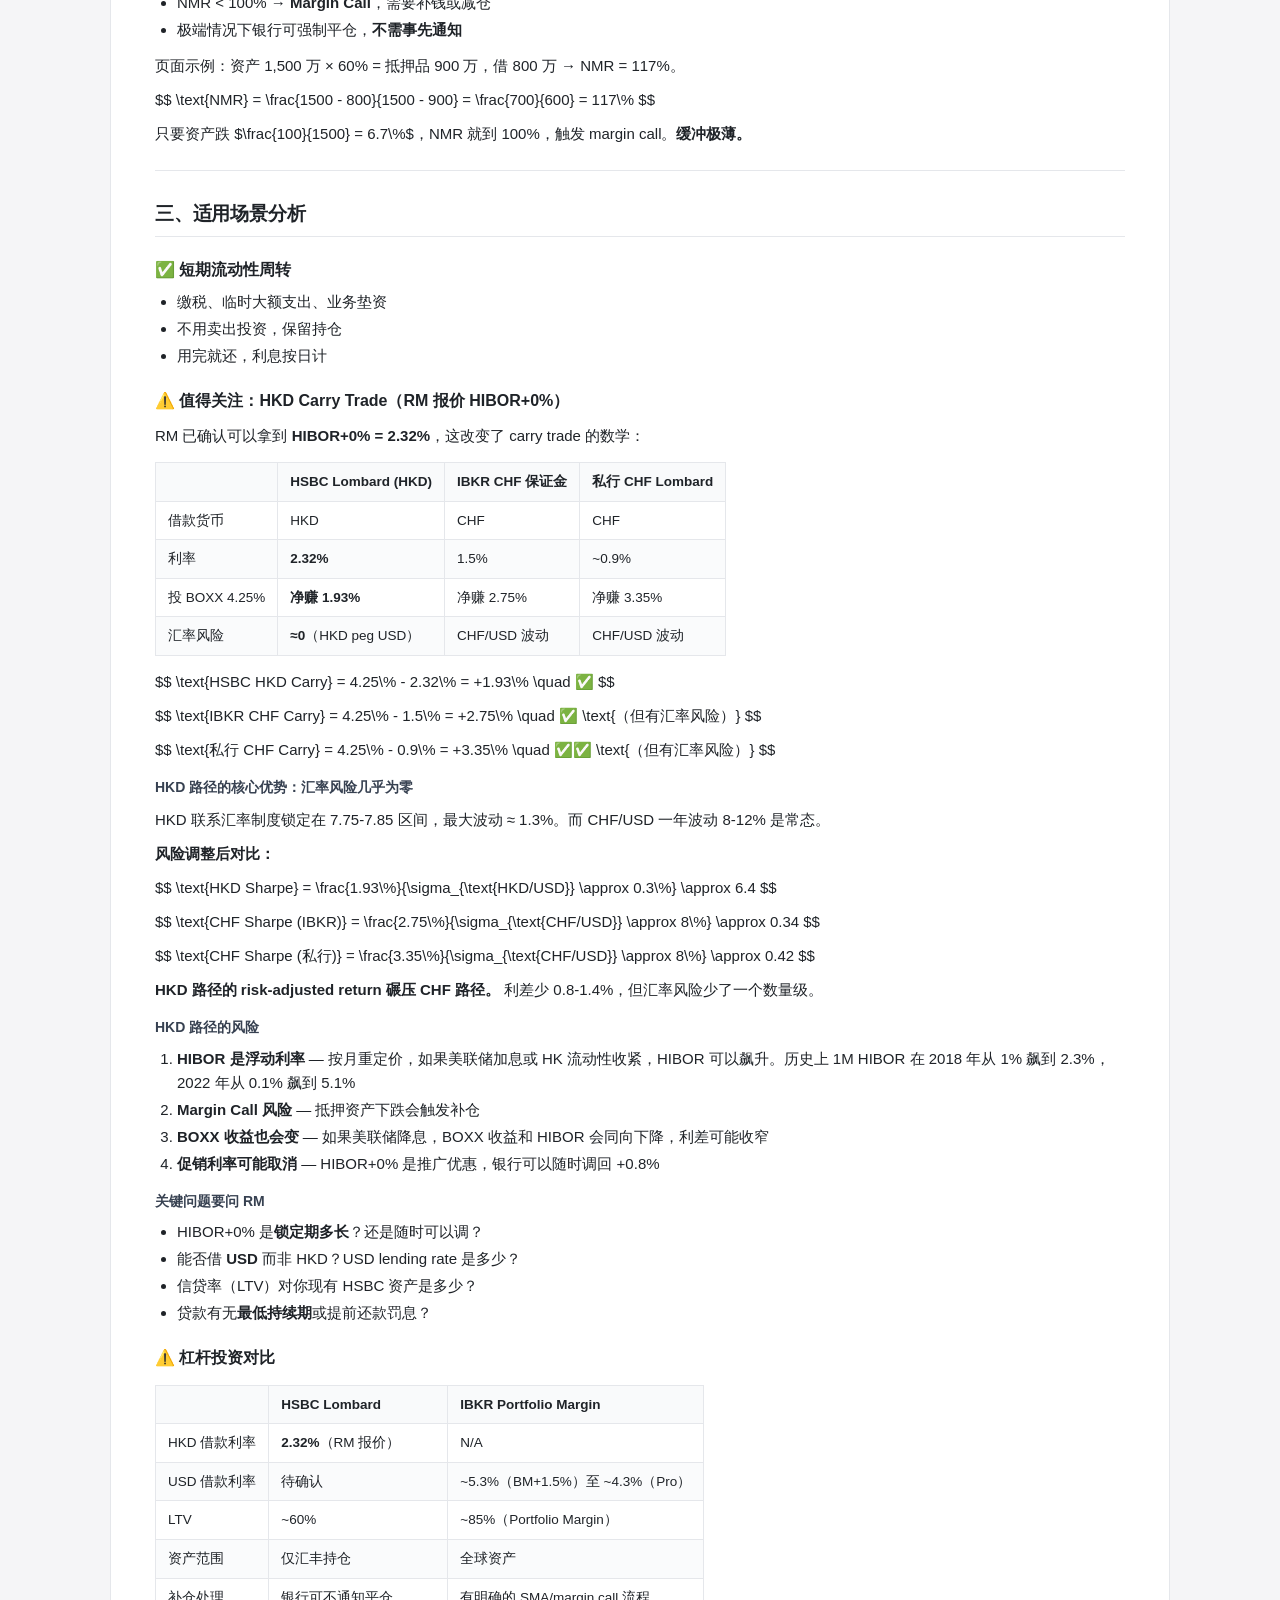
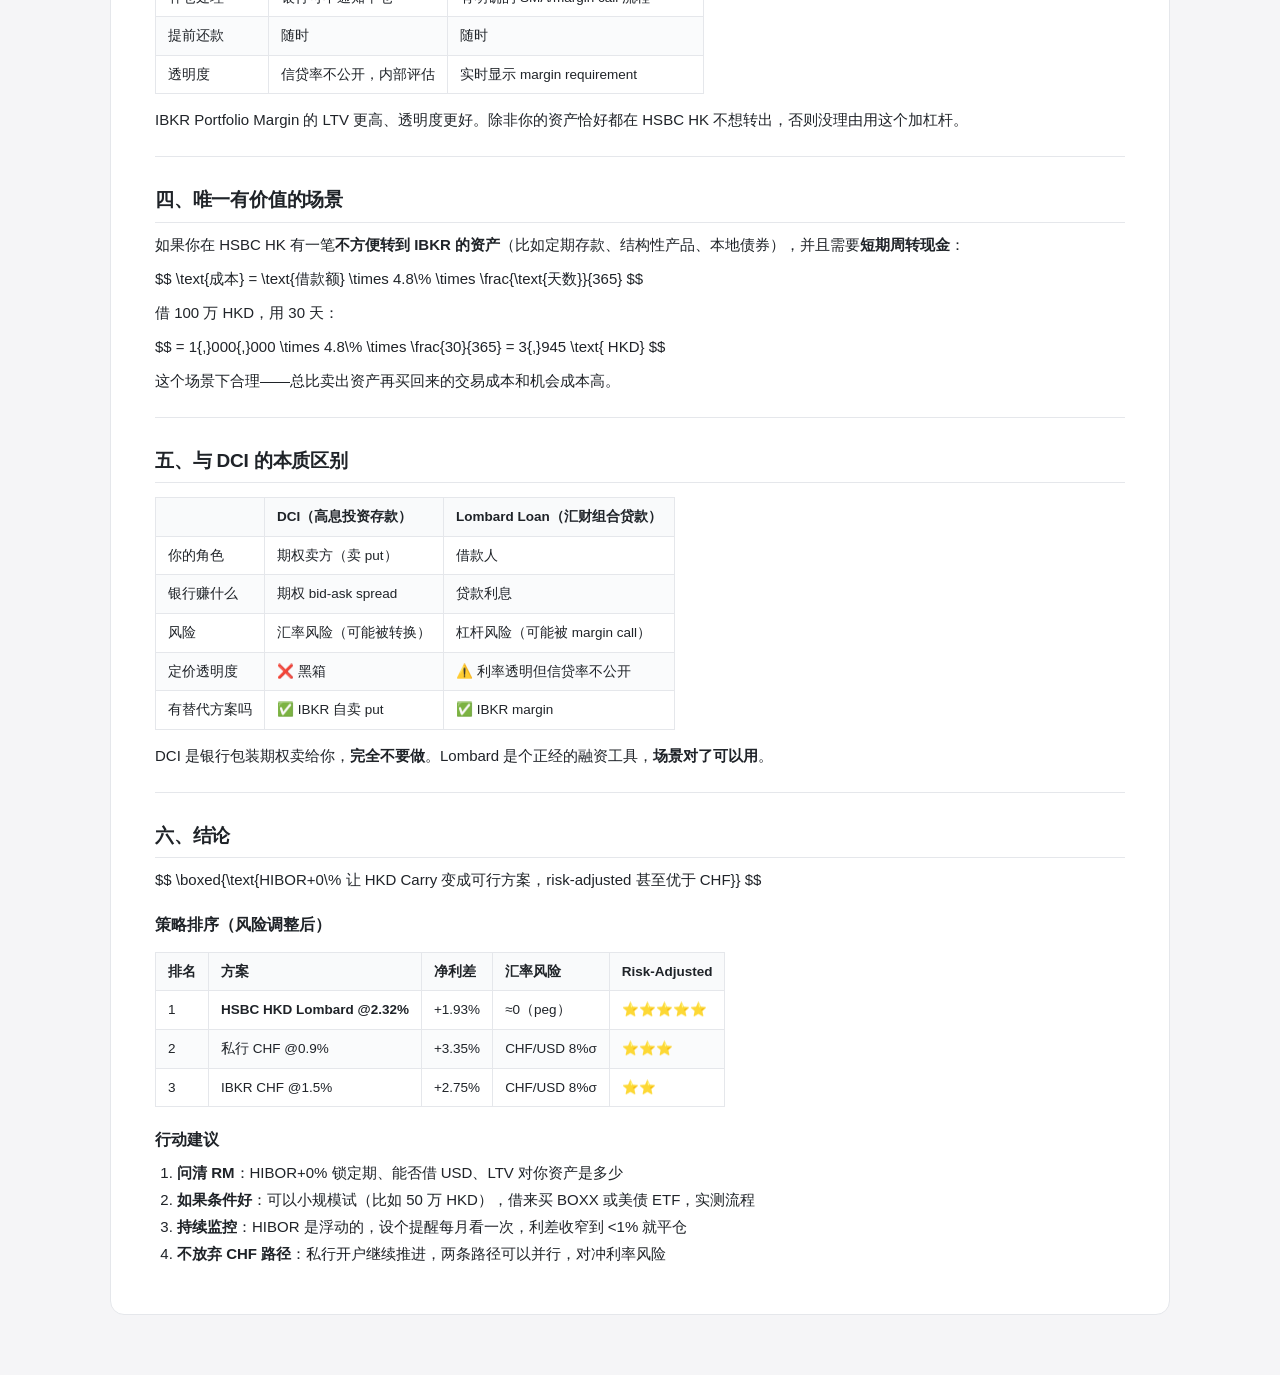
<file: site/hsbc-lombard/index.html>
<!DOCTYPE html>
<html lang="zh-CN">
<head>
<meta charset="utf-8">
<meta name="viewport" content="width=device-width,initial-scale=1">
<title>汇丰 Lombard 组合贷款拆解 — 理财笔记</title>
<meta name="description" content="HSBC Premier 的组合质押贷款：LTV 测算、利率结构、适用场景 vs 私行 Lombard">
<style>
/* tianlizeng.cloud 站群统一站内样式 (SSOT)
 * 来源：~/Dev/devtools/lib/templates/site-content.css
 * 编辑这里 → /site-content-refresh 同步到所有消费者站
 * 视觉对标：services 页 (~/Dev/website/components/service-dashboard.tsx)
 */

/* ===== 页面骨架 ===== */
body.tlz-page {
  background: #f5f5f7;
  color: #1d1d1f;
  font-family: -apple-system, BlinkMacSystemFont, 'PingFang SC', 'Helvetica Neue', Helvetica, Arial, sans-serif;
  margin: 0;
}

.tlz-container {
  max-width: 1280px;
  margin: 0 auto;
  padding: 0 24px 48px;
}
@media (min-width: 768px) {
  .tlz-container { padding: 0 32px 48px; }
}

/* ===== Stats bar（统计条，site-header 之下）===== */
.tlz-stats-bar {
  display: flex; flex-wrap: wrap; align-items: center; justify-content: center;
  gap: 16px;
  margin: 24px 0 32px;
  font-size: 14px; color: #86868b;
}
.tlz-stats-bar > * { display: inline-flex; align-items: center; gap: 6px; }
.tlz-stats-bar strong { color: #1d1d1f; font-weight: 500; }

/* ===== Search box ===== */
.tlz-search-wrap {
  position: relative;
  width: 100%; max-width: 448px;
  margin: 0 auto 32px;
}
.tlz-search {
  width: 100%; box-sizing: border-box;
  padding: 10px 16px 10px 40px;
  background: rgba(255,255,255,0.5);
  -webkit-backdrop-filter: blur(20px);
  backdrop-filter: blur(20px);
  border: 1px solid rgba(255,255,255,0.6);
  border-radius: 12px;
  font: 14px/1.4 inherit;
  color: #1d1d1f; outline: none;
  transition: border-color 0.15s, box-shadow 0.15s;
}
.tlz-search:focus {
  border-color: rgba(0,113,227,0.3);
  box-shadow: 0 0 0 3px rgba(0,113,227,0.20);
}
.tlz-search::placeholder { color: rgba(134,134,139,0.6); }

/* ===== Filter buttons ===== */
.tlz-filters { display: flex; flex-wrap: wrap; gap: 8px; justify-content: center; margin-bottom: 24px; }
.tlz-btn {
  padding: 6px 14px;
  background: rgba(255,255,255,0.5);
  -webkit-backdrop-filter: blur(20px);
  backdrop-filter: blur(20px);
  border: 1px solid rgba(255,255,255,0.6);
  border-radius: 999px;
  font: 13px/1 inherit; color: #6b7280;
  cursor: pointer;
  transition: all 0.15s;
}
.tlz-btn:hover { background: rgba(255,255,255,0.7); color: #1d1d1f; }
.tlz-btn.active { background: #1f2328; color: #fff; border-color: #1f2328; }

/* ===== Section（一个分组）===== */
.tlz-section { margin-bottom: 40px; }
.tlz-section-title {
  display: flex; align-items: center; gap: 8px;
  margin-bottom: 16px;
  font-size: 18px; font-weight: 600; color: #1d1d1f;
}
.tlz-section-title .tlz-icon { font-size: 20px; line-height: 1; }
.tlz-section-title .tlz-count { font-size: 12px; color: #86868b; font-weight: 400; margin-left: 4px; }

/* ===== Grid ===== */
.tlz-grid {
  display: grid;
  grid-template-columns: 1fr;
  gap: 8px;
}
@media (min-width: 768px) {
  .tlz-grid { grid-template-columns: 1fr 1fr; }
}

/* ===== Card（玻璃卡片，所有 list item 都用这个）===== */
.tlz-card {
  display: flex; align-items: center; gap: 12px;
  background: rgba(255,255,255,0.5);
  -webkit-backdrop-filter: blur(20px);
  backdrop-filter: blur(20px);
  border: 1px solid rgba(255,255,255,0.6);
  border-radius: 12px;
  padding: 12px 16px;
  text-decoration: none; color: inherit;
  transition: all 0.2s;
}
.tlz-card:hover {
  background: rgba(255,255,255,0.7);
  box-shadow: 0 4px 12px rgba(0,0,0,0.06);
}
.tlz-card-body { min-width: 0; flex: 1; }
.tlz-card-header { display: flex; align-items: center; gap: 8px; }
.tlz-card-name {
  font-size: 14px; font-weight: 500; color: #1d1d1f;
  overflow: hidden; text-overflow: ellipsis; white-space: nowrap;
}
.tlz-card-meta {
  font-size: 10px; color: #86868b;
  font-family: ui-monospace, SFMono-Regular, Menlo, monospace;
  flex-shrink: 0;
}
.tlz-card-desc {
  font-size: 12px; color: #86868b;
  margin-top: 2px;
  overflow: hidden; text-overflow: ellipsis; white-space: nowrap;
}
.tlz-card-tail { display: flex; align-items: center; gap: 8px; flex-shrink: 0; }

/* Card 行式变体（logs 时间线用）*/
.tlz-card--row .tlz-card-body { display: grid; grid-template-columns: 100px 1fr; gap: 12px; align-items: baseline; }
.tlz-card--row .tlz-card-meta { font-size: 12px; }

/* ===== Status dot ===== */
.tlz-dot { width: 10px; height: 10px; border-radius: 50%; flex-shrink: 0; display: inline-block; }
.tlz-dot--ok { background: #34c759; }
.tlz-dot--bad { background: #ff3b30; }
.tlz-dot--warn { background: #ff9500; }
.tlz-dot--unknown { background: #d2d2d7; }

/* ===== Tag chip ===== */
.tlz-tag {
  display: inline-block;
  background: rgba(0,0,0,0.06); color: #495057;
  font-size: 10px; font-weight: 500;
  padding: 1px 7px; border-radius: 4px;
  margin-right: 4px;
}

/* ===== Lock icon (CF Access 标识) ===== */
.tlz-lock {
  display: inline-block; width: 12px; height: 12px;
  vertical-align: middle; opacity: 0.5;
}

/* ===== Footer ===== */
.tlz-footer {
  text-align: center; color: #86868b; font-size: 12px;
  margin-top: 48px; padding: 24px 0;
  border-top: 1px solid rgba(0,0,0,0.05);
}
.tlz-footer a { color: #0071e3; text-decoration: none; }
.tlz-footer a:hover { text-decoration: underline; }

/* ===== Hidden helper ===== */
.tlz-hidden { display: none !important; }


:root{--bg:#f5f5f7;--card:#fff;--border:#e5e7eb;--text:#1f2328;--muted:#6b7280;--accent:#0071E3;}
*{margin:0;padding:0;box-sizing:border-box;}
body{background:var(--bg);color:var(--text);font:400 15px/1.6 -apple-system,BlinkMacSystemFont,'PingFang SC','Helvetica Neue',Helvetica,Arial,sans-serif;min-height:100vh;}
.tlz-container{max-width:1100px;margin:0 auto;padding:24px 20px 60px;}
a{color:var(--accent);}


.article{background:var(--card);border:1px solid var(--border);border-radius:14px;padding:36px 44px;margin-top:18px;}
.article .back{display:inline-block;color:var(--muted);font-size:13px;text-decoration:none;margin-bottom:20px;}
.article .back:hover{color:var(--accent);}
.article .meta-row{color:var(--muted);font-size:12px;margin-bottom:24px;display:flex;gap:12px;flex-wrap:wrap;}
.article .meta-row .group-chip{background:#eef0f2;color:var(--c);padding:1px 8px;border-radius:10px;font-weight:600;font-size:11px;}
.article h1{font-size:26px;font-weight:700;letter-spacing:-0.02em;color:#1f2328;margin:0 0 14px;line-height:1.3;}
.article h2{font-size:19px;font-weight:700;letter-spacing:-0.01em;margin:28px 0 10px;color:#1f2328;border-bottom:1px solid var(--border);padding-bottom:6px;}
.article h3{font-size:16px;font-weight:600;margin:20px 0 8px;color:#1f2328;}
.article h4{font-size:14px;font-weight:600;margin:14px 0 6px;color:#374151;}
.article p{margin:10px 0;}
.article ul,.article ol{margin:8px 0 12px 22px;}
.article li{margin:3px 0;}
.article code{background:#f1f3f5;color:#d6336c;font-family:ui-monospace,SFMono-Regular,monospace;font-size:13px;padding:1px 5px;border-radius:4px;}
.article pre{background:#0d1117;color:#e6edf3;padding:14px 16px;border-radius:8px;overflow-x:auto;font-size:13px;line-height:1.5;margin:12px 0;}
.article pre code{background:transparent;color:inherit;padding:0;font-size:13px;}
.article blockquote{border-left:3px solid #d1d5db;padding:4px 14px;margin:12px 0;color:#4b5563;background:#f9fafb;border-radius:0 6px 6px 0;}
.article blockquote p{margin:4px 0;}
.article table{border-collapse:collapse;margin:14px 0;font-size:13.5px;display:block;overflow-x:auto;max-width:100%;}
.article table thead{background:#f9fafb;}
.article th,.article td{border:1px solid var(--border);padding:8px 12px;text-align:left;}
.article th{font-weight:600;color:#1f2328;}
.article tr:nth-child(even) td{background:#fafbfc;}
.article hr{border:none;border-top:1px solid var(--border);margin:24px 0;}
.article a{color:var(--accent);}
.article img{max-width:100%;border-radius:8px;margin:12px 0;}
@media(max-width:640px){.article{padding:24px 20px;}.article h1{font-size:22px;}}

:root { --c: #ea580c; }
</style>
</head>
<body>
<style>
  /* ============================================================
     Mega Menu · HSBC-style unified light (R7.2)
     - Brand bar 64px · 单色浅灰 panel 全 4 列等宽
     - hover 触发 · 150ms 延迟关闭 · display:none 默认严格隐藏
     - html/body overflow-x:hidden 防横滚兜底
  ============================================================ */

  :root {
    --tlz-bg-panel:       #F5F5F5;
    --tlz-text-primary:   #111111;
    --tlz-text-secondary: #333333;
    --tlz-border-subtle:  #E5E5E5;
    --tlz-border-divider: #E0E0E0;
    --tlz-badge-border:   #BFBFBF;
    --tlz-badge-text:     #6B7177;
    --tlz-accent:         #D40000;
  }

  html, body { overflow-x: hidden; }
  body { padding-top: 64px !important; }

  .tlz-nav-stack {
    position: fixed; top: 0; left: 0; right: 0; z-index: 9999;
    font: 400 15px/1 -apple-system, BlinkMacSystemFont, 'PingFang SC', 'Helvetica Neue', sans-serif;
  }

  /* ===== Brand bar ===== */
  .tlz-nav {
    height: 64px;
    background: #FFFFFF;
    border-bottom: 1px solid var(--tlz-border-subtle);
    display: flex; align-items: center;
  }
  .tlz-nav-inner {
    max-width: 1280px; width: 100%; margin: 0 auto;
    padding: 0 24px; display: flex; align-items: center;
    min-width: 0;
  }
  .tlz-nav-brand {
    font-weight: 500; font-size: 18px; color: #000;
    text-decoration: none; transition: color 0.12s;
    flex-shrink: 0;
  }
  .tlz-nav-brand:hover { color: var(--tlz-accent); }
  .tlz-nav-sep { width: 1px; height: 32px; background: var(--tlz-border-subtle); margin: 0 24px; flex-shrink: 0; }

  .tlz-nav-triggers { display: flex; align-items: center; gap: 32px; flex: 1; min-width: 0; }
  .tlz-nav .mega-trigger {
    background: transparent; border: 0;
    font: inherit; font-size: 15px; font-weight: 400;
    color: var(--tlz-text-secondary);
    padding: 8px 0; cursor: pointer;
    display: inline-flex; align-items: center; gap: 4px;
    transition: color 0.12s; white-space: nowrap;
  }
  .tlz-nav .mega-trigger::after {
    content: "\25be"; font-size: 12px; opacity: 0.6;
    transition: transform 0.18s ease-out;
  }
  .tlz-nav .mega-trigger:hover { color: #000; }
  .tlz-nav .mega-trigger[aria-expanded="true"] { color: #000; font-weight: 500; }
  .tlz-nav .mega-trigger[aria-expanded="true"]::after { transform: rotate(180deg); }
  .tlz-nav .mega-trigger.current { color: #000; font-weight: 500; }

  /* ===== Mega Panel · 默认完全隐藏 ===== */
  .tlz-mega-panel {
    position: fixed; top: 64px; left: 0; right: 0;
    background: var(--tlz-bg-panel);
    display: none;
    max-height: calc(100vh - 64px);
    overflow-y: auto;
    box-shadow: 0 8px 16px -8px rgba(0,0,0,0.08);
  }
  .tlz-mega-panel[data-open="true"] { display: block; }

  /* 内部 max-width 1280px 居中 · 4 列等宽 */
  .tlz-mega-inner {
    max-width: 1280px; width: 100%;
    margin: 0 auto;
    padding: 40px 48px;
    display: grid;
    grid-template-columns: repeat(4, minmax(0, 1fr));
    gap: 0;
    min-height: 320px;
  }

  .tlz-mega-col {
    padding: 0 24px;
    border-right: 1px solid var(--tlz-border-divider);
    min-width: 0;
  }
  .tlz-mega-col:first-child { padding-left: 0; }
  .tlz-mega-col:last-child { border-right: 0; padding-right: 0; }

  /* Group */
  .tlz-mega-group { margin-bottom: 24px; }
  .tlz-mega-group:last-child { margin-bottom: 0; }
  .tlz-mega-group h3 {
    font-size: 15px; font-weight: 600; color: var(--tlz-text-primary);
    margin: 0 0 12px;
  }
  .tlz-mega-group ul { list-style: none; padding: 0; margin: 0; }
  .tlz-mega-group a {
    display: inline-flex; align-items: center; gap: 8px;
    color: var(--tlz-text-secondary); text-decoration: none;
    font-size: 14px; font-weight: 400; line-height: 28px;
    transition: color 0.12s;
  }
  .tlz-mega-group a:hover { color: var(--tlz-accent); }

  /* CF badge（统一浅灰规格） */
  .tlz-mega-group .cf-badge {
    height: 18px; padding: 0 6px;
    display: inline-flex; align-items: center;
    font-size: 10px; font-weight: 500; letter-spacing: 0.05em;
    color: var(--tlz-badge-text);
    background: transparent;
    border: 1px solid var(--tlz-badge-border);
    border-radius: 3px;
    flex-shrink: 0;
  }

  /* Hamburger */
  .tlz-nav-hamburger {
    display: none; background: transparent; border: 0;
    color: var(--tlz-text-secondary); padding: 8px; margin-left: auto;
    cursor: pointer; font-size: 20px;
  }

  /* ===== 响应式 ===== */
  @media (max-width: 1023px) {
    .tlz-mega-inner {
      grid-template-columns: repeat(2, minmax(0, 1fr));
      padding: 32px 24px;
    }
    .tlz-mega-col:nth-child(2n) { border-right: 0; padding-right: 0; }
    .tlz-mega-col:nth-child(n+3) {
      padding-top: 24px; margin-top: 24px;
      border-top: 1px solid var(--tlz-border-divider);
    }
    .tlz-mega-col:nth-child(3) { padding-left: 0; }
  }

  @media (max-width: 768px) {
    body { padding-top: 56px !important; }
    .tlz-nav { height: 56px; }
    .tlz-nav-inner { padding: 0 16px; }
    .tlz-nav-sep { display: none; }
    .tlz-nav-triggers { display: none; }
    .tlz-nav-hamburger { display: inline-flex; }

    .tlz-nav-stack[data-mobile-open="true"] .tlz-nav-triggers {
      display: flex; flex-direction: column; align-items: stretch;
      position: fixed; top: 56px; left: 0; right: 0; bottom: 0;
      background: #FFFFFF;
      padding: 0; gap: 0; overflow-y: auto; z-index: 10000;
    }
    .tlz-nav-stack[data-mobile-open="true"] .mega-trigger {
      width: 100%; justify-content: space-between;
      padding: 16px 20px; border-radius: 0;
      border-bottom: 1px solid var(--tlz-border-subtle);
      font-size: 16px;
    }

    .tlz-mega-panel {
      top: 56px; max-height: calc(100vh - 56px);
      position: static; box-shadow: none;
    }
    .tlz-mega-inner {
      grid-template-columns: 1fr;
      padding: 16px 20px;
    }
    .tlz-mega-col {
      padding: 0 !important;
      border-right: 0 !important;
      border-top: 0 !important;
      margin-top: 16px !important;
    }
    .tlz-mega-col:first-child { margin-top: 0 !important; }
  }
</style>
<div class="tlz-nav-stack" data-mobile-open="false">
<nav class="tlz-nav" aria-label="站群导航"><div class="tlz-nav-inner">
  <a class="tlz-nav-brand" href="https://tianlizeng.cloud/" data-site="home">曾田力</a>
  <div class="tlz-nav-sep" aria-hidden="true"></div>
  <div class="tlz-nav-triggers" role="menubar">
    <button class="mega-trigger" data-cat="home" role="menuitem" aria-haspopup="menu" aria-expanded="false" aria-controls="mega-panel-home">🏠 主站</button>
    <button class="mega-trigger" data-cat="hydro" role="menuitem" aria-haspopup="menu" aria-expanded="false" aria-controls="mega-panel-hydro">💧 水利</button>
    <button class="mega-trigger" data-cat="dev" role="menuitem" aria-haspopup="menu" aria-expanded="false" aria-controls="mega-panel-dev">🛠 开发</button>
    <button class="mega-trigger" data-cat="content" role="menuitem" aria-haspopup="menu" aria-expanded="false" aria-controls="mega-panel-content">📚 内容</button>
    <button class="mega-trigger" data-cat="infra" role="menuitem" aria-haspopup="menu" aria-expanded="false" aria-controls="mega-panel-infra">⚙️ 基础设施</button>
  </div>
  <button class="tlz-nav-hamburger" aria-label="菜单" aria-expanded="false" data-toggle="mobile">☰</button>
</div></nav>
<div class="tlz-mega-panel" data-for="home" id="mega-panel-home" role="menu" aria-label="🏠 主站" data-open="false">
  <div class="tlz-mega-inner">
    <div class="tlz-mega-col">
      <div class="tlz-mega-group">
        <h3>关于</h3>
        <ul>
          <li><a href="https://tianlizeng.cloud/about" role="menuitem"><span>关于我</span></a></li>
          <li><a href="https://tianlizeng.cloud/projects" role="menuitem"><span>作品</span></a></li>
          <li><a href="https://tianlizeng.cloud/research" role="menuitem"><span>研究</span></a></li>
          <li><a href="https://tianlizeng.cloud/blog" role="menuitem"><span>博客</span></a></li>
          <li><a href="https://tianlizeng.cloud/life" role="menuitem"><span>生活</span></a></li>
        </ul>
      </div>
    </div>
    <div class="tlz-mega-col">
      <div class="tlz-mega-group">
        <h3>入口</h3>
        <ul>
          <li><a href="https://tianlizeng.cloud/services" role="menuitem"><span>服务总览</span></a></li>
          <li><a href="https://stack.tianlizeng.cloud" role="menuitem"><span>Stack</span></a></li>
          <li><a href="https://cmds.tianlizeng.cloud" role="menuitem"><span>CC Docs</span><span class="cf-badge">CF</span></a></li>
          <li><a href="https://dashboard.tianlizeng.cloud" role="menuitem"><span>Dashboard</span></a></li>
          <li><a href="https://dashboard.tianlizeng.cloud/auggie" role="menuitem"><span>Auggie</span></a></li>
          <li><a href="https://tianlizeng.cloud/search" role="menuitem"><span>搜索</span></a></li>
        </ul>
      </div>
    </div>
    <div class="tlz-mega-col">
    </div>
    <div class="tlz-mega-col">
    </div>
  </div>
</div>
<div class="tlz-mega-panel" data-for="hydro" id="mega-panel-hydro" role="menu" aria-label="💧 水利" data-open="false">
  <div class="tlz-mega-inner">
    <div class="tlz-mega-col">
      <div class="tlz-mega-group">
        <h3>主平台</h3>
        <ul>
          <li><a href="https://hydro.tianlizeng.cloud" role="menuitem"><span>Hydro Toolkit</span></a></li>
        </ul>
      </div>
    </div>
    <div class="tlz-mega-col">
      <div class="tlz-mega-group">
        <h3>水资源/调度</h3>
        <ul>
          <li><a href="https://hydro-annual.tianlizeng.cloud" role="menuitem"><span>水资源年报</span></a></li>
          <li><a href="https://hydro-reservoir.tianlizeng.cloud" role="menuitem"><span>水库群调度</span></a></li>
          <li><a href="https://hydro-district.tianlizeng.cloud" role="menuitem"><span>河区调度</span></a></li>
        </ul>
      </div>
    </div>
    <div class="tlz-mega-col">
      <div class="tlz-mega-group">
        <h3>评估/编码</h3>
        <ul>
          <li><a href="https://hydro-efficiency.tianlizeng.cloud" role="menuitem"><span>水效评估</span></a></li>
          <li><a href="https://hydro-geocode.tianlizeng.cloud" role="menuitem"><span>地理编码</span></a></li>
          <li><a href="https://hydro-capacity.tianlizeng.cloud" role="menuitem"><span>纳污能力</span></a></li>
        </ul>
      </div>
    </div>
    <div class="tlz-mega-col">
      <div class="tlz-mega-group">
        <h3>风险/降雨</h3>
        <ul>
          <li><a href="https://hydro-risk.tianlizeng.cloud" role="menuitem"><span>风险图数据</span></a></li>
          <li><a href="https://hydro-rainfall.tianlizeng.cloud" role="menuitem"><span>降雨径流</span></a></li>
          <li><a href="https://hydro-irrigation.tianlizeng.cloud" role="menuitem"><span>灌溉需水</span></a></li>
        </ul>
      </div>
    </div>
  </div>
</div>
<div class="tlz-mega-panel" data-for="dev" id="mega-panel-dev" role="menu" aria-label="🛠 开发" data-open="false">
  <div class="tlz-mega-inner">
    <div class="tlz-mega-col">
      <div class="tlz-mega-group">
        <h3>子域服务</h3>
        <ul>
          <li><a href="https://dashboard.tianlizeng.cloud" role="menuitem"><span>Repo Dashboard</span></a></li>
          <li><a href="https://cclog.tianlizeng.cloud" role="menuitem"><span>CC 会话日志</span></a></li>
          <li><a href="https://logs.tianlizeng.cloud" role="menuitem"><span>Logs</span><span class="cf-badge">CF</span></a></li>
          <li><a href="https://dockit.tianlizeng.cloud" role="menuitem"><span>Dockit</span></a></li>
          <li><a href="https://stack.tianlizeng.cloud" role="menuitem"><span>Stack</span><span class="cf-badge">CF</span></a></li>
          <li><a href="https://cmds.tianlizeng.cloud" role="menuitem"><span>CC Docs</span><span class="cf-badge">CF</span></a></li>
          <li><a href="https://playbooks.tianlizeng.cloud" role="menuitem"><span>Playbooks</span><span class="cf-badge">CF</span></a></li>
        </ul>
      </div>
    </div>
    <div class="tlz-mega-col">
      <div class="tlz-mega-group">
        <h3>工具库</h3>
        <ul>
          <li><a href="https://github.com/zengtianli/cc-configs" role="menuitem"><span>cc-configs</span></a></li>
          <li><a href="https://github.com/zengtianli/devtools" role="menuitem"><span>devtools</span></a></li>
          <li><a href="https://github.com/zengtianli/doctools" role="menuitem"><span>doctools</span></a></li>
          <li><a href="https://github.com/zengtianli/mactools" role="menuitem"><span>mactools</span></a></li>
          <li><a href="https://github.com/zengtianli/clashx" role="menuitem"><span>clashx</span></a></li>
        </ul>
      </div>
    </div>
    <div class="tlz-mega-col">
      <div class="tlz-mega-group">
        <h3>Raycast / 配置</h3>
        <ul>
          <li><a href="https://github.com/zengtianli/raycast" role="menuitem"><span>raycast</span></a></li>
          <li><a href="https://github.com/zengtianli/configs" role="menuitem"><span>configs</span></a></li>
        </ul>
      </div>
    </div>
    <div class="tlz-mega-col">
    </div>
  </div>
</div>
<div class="tlz-mega-panel" data-for="content" id="mega-panel-content" role="menu" aria-label="📚 内容" data-open="false">
  <div class="tlz-mega-inner">
    <div class="tlz-mega-col">
      <div class="tlz-mega-group">
        <h3>日志 / 知识</h3>
        <ul>
          <li><a href="https://logs.tianlizeng.cloud" role="menuitem"><span>Logs</span><span class="cf-badge">CF</span></a></li>
          <li><a href="https://docs.tianlizeng.cloud" role="menuitem"><span>知识库</span><span class="cf-badge">CF</span></a></li>
          <li><a href="https://audiobook.tianlizeng.cloud" role="menuitem"><span>有声书</span></a></li>
          <li><a href="https://cclog.tianlizeng.cloud" role="menuitem"><span>CC 会话</span></a></li>
          <li><a href="https://playbooks.tianlizeng.cloud" role="menuitem"><span>Playbooks</span><span class="cf-badge">CF</span></a></li>
        </ul>
      </div>
    </div>
    <div class="tlz-mega-col">
      <div class="tlz-mega-group">
        <h3>投资</h3>
        <ul>
          <li><a href="https://assets.tianlizeng.cloud" role="menuitem"><span>理财笔记</span></a></li>
          <li><a href="https://cc-options.tianlizeng.cloud" role="menuitem"><span>QQQ CC Dashboard</span><span class="cf-badge">CF</span></a></li>
        </ul>
      </div>
    </div>
    <div class="tlz-mega-col">
    </div>
    <div class="tlz-mega-col">
    </div>
  </div>
</div>
<div class="tlz-mega-panel" data-for="infra" id="mega-panel-infra" role="menu" aria-label="⚙️ 基础设施" data-open="false">
  <div class="tlz-mega-inner">
    <div class="tlz-mega-col">
      <div class="tlz-mega-group">
        <h3>监控 / 自动化</h3>
        <ul>
          <li><a href="https://status.tianlizeng.cloud" role="menuitem"><span>Uptime Kuma</span><span class="cf-badge">CF</span></a></li>
          <li><a href="https://n8n.tianlizeng.cloud" role="menuitem"><span>n8n</span><span class="cf-badge">CF</span></a></li>
        </ul>
      </div>
    </div>
    <div class="tlz-mega-col">
      <div class="tlz-mega-group">
        <h3>代理</h3>
        <ul>
          <li><a href="https://proxy.tianlizeng.cloud" role="menuitem"><span>OAuth Proxy</span><span class="cf-badge">CF</span></a></li>
          <li><a href="https://panel.tianlizeng.cloud" role="menuitem"><span>Marzban</span></a></li>
          <li><a href="https://sub.tianlizeng.cloud" role="menuitem"><span>Marzban 订阅</span></a></li>
        </ul>
      </div>
    </div>
    <div class="tlz-mega-col">
      <div class="tlz-mega-group">
        <h3>WEBHOOK</h3>
        <ul>
          <li><a href="https://webhook.tianlizeng.cloud" role="menuitem"><span>Webhook</span></a></li>
        </ul>
      </div>
    </div>
    <div class="tlz-mega-col">
    </div>
  </div>
</div>
</div>
<script>(function(){
  var stack=document.querySelector('.tlz-nav-stack');
  if(!stack)return;
  var triggers=stack.querySelectorAll('.mega-trigger');
  var panels=stack.querySelectorAll('.tlz-mega-panel');
  var hamburger=stack.querySelector('.tlz-nav-hamburger');
  var activeKey=null,hideTimer=null;
  function hideAll(){
    panels.forEach(function(p){p.setAttribute('data-open','false');});
    triggers.forEach(function(t){t.setAttribute('aria-expanded','false');});
    activeKey=null;
  }
  function show(k){
    if(hideTimer){clearTimeout(hideTimer);hideTimer=null;}
    if(activeKey===k)return;
    hideAll();
    var t=stack.querySelector('.mega-trigger[data-cat="'+k+'"]');
    var p=stack.querySelector('.tlz-mega-panel[data-for="'+k+'"]');
    if(!t||!p)return;
    t.setAttribute('aria-expanded','true');
    p.setAttribute('data-open','true');
    activeKey=k;
  }
  function schedHide(){if(hideTimer)clearTimeout(hideTimer);hideTimer=setTimeout(hideAll,160);}
  triggers.forEach(function(t){
    var k=t.getAttribute('data-cat');
    t.addEventListener('mouseenter',function(){show(k);});
    t.addEventListener('click',function(e){e.preventDefault();if(activeKey===k)hideAll();else show(k);});
    t.addEventListener('mouseleave',schedHide);
  });
  panels.forEach(function(p){
    p.addEventListener('mouseenter',function(){if(hideTimer){clearTimeout(hideTimer);hideTimer=null;}});
    p.addEventListener('mouseleave',schedHide);
  });
  document.addEventListener('click',function(e){if(!stack.contains(e.target))hideAll();});
  document.addEventListener('keydown',function(e){if(e.key==='Escape')hideAll();});
  if(hamburger){
    hamburger.addEventListener('click',function(){
      var open=stack.getAttribute('data-mobile-open')==='true';
      stack.setAttribute('data-mobile-open',open?'false':'true');
      hamburger.setAttribute('aria-expanded',open?'false':'true');
      if(open)hideAll();
    });
  }
  // current highlight
  var host=location.hostname;
  var noCur=["hammerspoon.tianlizeng.cloud", "audiobook.tianlizeng.cloud", "auggie.tianlizeng.cloud", "proxy.tianlizeng.cloud"];
  var hostMap={"stack.tianlizeng.cloud": "home", "cmds.tianlizeng.cloud": "home", "dashboard.tianlizeng.cloud": "dev", "logs.tianlizeng.cloud": "content", "docs.tianlizeng.cloud": "content", "audiobook.tianlizeng.cloud": "content", "cclog.tianlizeng.cloud": "content", "playbooks.tianlizeng.cloud": "content", "cc-options.tianlizeng.cloud": "content", "assets.tianlizeng.cloud": "content", "status.tianlizeng.cloud": "infra", "n8n.tianlizeng.cloud": "infra", "panel.tianlizeng.cloud": "infra", "sub.tianlizeng.cloud": "infra", "webhook.tianlizeng.cloud": "infra"};
  var curKey=null;
  if(noCur.indexOf(host)===-1){
    curKey=hostMap[host]||null;
    if(!curKey && (host==='hydro.tianlizeng.cloud' || host.indexOf('hydro-')===0)) curKey='hydro';
    if(!curKey && host==='tianlizeng.cloud') curKey='home';
  }
  if(curKey){
    var t=stack.querySelector('.mega-trigger[data-cat="'+curKey+'"]');
    if(t)t.classList.add('current');
  }
})();</script>

<style>
  .tlz-site-header {
    max-width: 1100px; margin: 0 auto; padding: 24px 20px 16px;
    border-bottom: 1px solid rgba(0,0,0,0.05);
    font: 400 14px/1.5 -apple-system, BlinkMacSystemFont, 'PingFang SC', Helvetica, sans-serif;
  }
  .tlz-site-header .tlz-crumb {
    font-size: 12px; color: #86868b; margin-bottom: 6px;
  }
  .tlz-site-header .tlz-crumb a {
    color: #86868b; text-decoration: none;
  }
  .tlz-site-header .tlz-crumb a:hover { color: #0071E3; }
  .tlz-site-header h1 {
    font-size: 22px; font-weight: 700; letter-spacing: -0.02em;
    color: #1f2328; margin: 0;
  }
  .tlz-site-header h1 .tlz-icon { margin-right: 8px; }
  .tlz-site-header .tlz-tagline {
    font-size: 13px; color: #6b7280; margin: 4px 0 0;
  }
</style>
<header class="tlz-site-header">
  <div class="tlz-crumb"><a href="https://tianlizeng.cloud/">tianlizeng.cloud</a> / <a href="https://tianlizeng.cloud/services">Services</a> / <span>理财笔记</span></div>
  <h1><span class="tlz-icon">💰</span>理财笔记</h1>
  <p class="tlz-tagline">国际资产配置 · 换汇 / 投资 / 香港银行 / 策略分析</p>
</header>

<div class="tlz-container">
<article class="article">
<a class="back" href="../">← 返回首页</a>
<div class="meta-row">
  <span class="group-chip">🏦 香港银行</span>
  <span>更新 2026-04-19</span>
</div>
<h1 id="lombard-loan">汇丰汇财组合贷款（Lombard Loan）拆解</h1>
<blockquote>
<p>2026-04-10 调研。HSBC Premier 级别的 Lombard Loan，质押投资组合借款。
相关文档：<a href="../private-banking/">私行 CHF 融资</a> · <a href="../carry-trade/">Carry Trade</a> · <a href="../hsbc-dci/">DCI 拆解</a></p>
</blockquote>
<hr>
<h2 id="_1">一、产品本质</h2>
<p><strong>Lombard Loan</strong>：用你在汇丰的投资资产做抵押，拿一条循环信贷额度。不用卖资产就能拿到现金。</p>
<p>$$
\text{信贷额度} = \sum_{i} \text{资产}_i \times \text{信贷率}_i
$$</p>
<p>$$
\text{贷款利率} = \text{1M HIBOR} + \text{利率差（spread）}
$$</p>
<h2 id="_2">二、关键参数</h2>
<table>
<thead>
<tr>
<th>项目</th>
<th>数值</th>
</tr>
</thead>
<tbody>
<tr>
<td>最高额度</td>
<td>HKD 5,000 万</td>
</tr>
<tr>
<td>标准利率</td>
<td>1M HIBOR + 0.8%（Premier）</td>
</tr>
<tr>
<td>促销利率</td>
<td>1M HIBOR + 0%（交易薈 Level 3+）</td>
</tr>
<tr>
<td>当前 1M HIBOR</td>
<td><strong>2.32%</strong>（2026-04-10 HKAB 公布）</td>
</tr>
<tr>
<td><strong>实际利率（标准）</strong></td>
<td><strong>≈ 3.1%</strong>（HIBOR 2.32% + 0.8%）</td>
</tr>
<tr>
<td><strong>实际利率（RM 报价）</strong></td>
<td><strong>≈ 2.32%</strong>（HIBOR + 0%，RM 已确认，长期利率非促销）</td>
</tr>
<tr>
<td>贷款货币</td>
<td><strong>仅 HKD</strong>（不支持借 USD）</td>
</tr>
<tr>
<td>贷款货币</td>
<td>HKD / USD</td>
</tr>
<tr>
<td>资格要求</td>
<td>卓越理财尊尚 / 卓越理财</td>
</tr>
</tbody>
</table>
<h3 id="loan-to-value">信贷率（Loan-to-Value）</h3>
<p>信贷率 = 你的资产能借出多少百分比。组合越分散，信贷率越高。</p>
<table>
<thead>
<tr>
<th>资产类型</th>
<th>最高信贷率（估算）</th>
</tr>
</thead>
<tbody>
<tr>
<td>定期存款</td>
<td>~95%</td>
</tr>
<tr>
<td>债券 / 存款证</td>
<td>~85%</td>
</tr>
<tr>
<td>单位信托基金</td>
<td>~65%</td>
</tr>
<tr>
<td>港股 / 美股</td>
<td>~60%</td>
</tr>
<tr>
<td>ETF</td>
<td>~60%</td>
</tr>
<tr>
<td>外币储蓄</td>
<td>~90%</td>
</tr>
<tr>
<td>结构性产品</td>
<td>~50-70%</td>
</tr>
</tbody>
</table>
<h3 id="margin-call">补仓机制（Margin Call）</h3>
<p>$$
\text{NMR（净孖展比率）} = \frac{\text{资产市值} - \text{未偿还贷款}}{\text{资产市值} - \text{抵押品价值}}
$$</p>
<ul>
<li>NMR &lt; 100% → <strong>Margin Call</strong>，需要补钱或减仓</li>
<li>极端情况下银行可强制平仓，<strong>不需事先通知</strong></li>
</ul>
<p>页面示例：资产 1,500 万 × 60% = 抵押品 900 万，借 800 万 → NMR = 117%。</p>
<p>$$
\text{NMR} = \frac{1500 - 800}{1500 - 900} = \frac{700}{600} = 117\%
$$</p>
<p>只要资产跌 $\frac{100}{1500} = 6.7\%$，NMR 就到 100%，触发 margin call。<strong>缓冲极薄。</strong></p>
<hr>
<h2 id="_3">三、适用场景分析</h2>
<h3 id="_4">✅ 短期流动性周转</h3>
<ul>
<li>缴税、临时大额支出、业务垫资</li>
<li>不用卖出投资，保留持仓</li>
<li>用完就还，利息按日计</li>
</ul>
<h3 id="hkd-carry-traderm-hibor0">⚠️ 值得关注：HKD Carry Trade（RM 报价 HIBOR+0%）</h3>
<p>RM 已确认可以拿到 <strong>HIBOR+0% = 2.32%</strong>，这改变了 carry trade 的数学：</p>
<table>
<thead>
<tr>
<th></th>
<th>HSBC Lombard (HKD)</th>
<th>IBKR CHF 保证金</th>
<th>私行 CHF Lombard</th>
</tr>
</thead>
<tbody>
<tr>
<td>借款货币</td>
<td>HKD</td>
<td>CHF</td>
<td>CHF</td>
</tr>
<tr>
<td>利率</td>
<td><strong>2.32%</strong></td>
<td>1.5%</td>
<td>~0.9%</td>
</tr>
<tr>
<td>投 BOXX 4.25%</td>
<td><strong>净赚 1.93%</strong></td>
<td>净赚 2.75%</td>
<td>净赚 3.35%</td>
</tr>
<tr>
<td>汇率风险</td>
<td><strong>≈0</strong>（HKD peg USD）</td>
<td>CHF/USD 波动</td>
<td>CHF/USD 波动</td>
</tr>
</tbody>
</table>
<p>$$
\text{HSBC HKD Carry} = 4.25\% - 2.32\% = +1.93\% \quad ✅
$$</p>
<p>$$
\text{IBKR CHF Carry} = 4.25\% - 1.5\% = +2.75\% \quad ✅ \text{（但有汇率风险）}
$$</p>
<p>$$
\text{私行 CHF Carry} = 4.25\% - 0.9\% = +3.35\% \quad ✅✅ \text{（但有汇率风险）}
$$</p>
<h4 id="hkd">HKD 路径的核心优势：汇率风险几乎为零</h4>
<p>HKD 联系汇率制度锁定在 7.75-7.85 区间，最大波动 ≈ 1.3%。而 CHF/USD 一年波动 8-12% 是常态。</p>
<p><strong>风险调整后对比：</strong></p>
<p>$$
\text{HKD Sharpe} = \frac{1.93\%}{\sigma_{\text{HKD/USD}} \approx 0.3\%} \approx 6.4
$$</p>
<p>$$
\text{CHF Sharpe (IBKR)} = \frac{2.75\%}{\sigma_{\text{CHF/USD}} \approx 8\%} \approx 0.34
$$</p>
<p>$$
\text{CHF Sharpe (私行)} = \frac{3.35\%}{\sigma_{\text{CHF/USD}} \approx 8\%} \approx 0.42
$$</p>
<p><strong>HKD 路径的 risk-adjusted return 碾压 CHF 路径。</strong> 利差少 0.8-1.4%，但汇率风险少了一个数量级。</p>
<h4 id="hkd_1">HKD 路径的风险</h4>
<ol>
<li><strong>HIBOR 是浮动利率</strong> — 按月重定价，如果美联储加息或 HK 流动性收紧，HIBOR 可以飙升。历史上 1M HIBOR 在 2018 年从 1% 飙到 2.3%，2022 年从 0.1% 飙到 5.1%</li>
<li><strong>Margin Call 风险</strong> — 抵押资产下跌会触发补仓</li>
<li><strong>BOXX 收益也会变</strong> — 如果美联储降息，BOXX 收益和 HIBOR 会同向下降，利差可能收窄</li>
<li><strong>促销利率可能取消</strong> — HIBOR+0% 是推广优惠，银行可以随时调回 +0.8%</li>
</ol>
<h4 id="rm">关键问题要问 RM</h4>
<ul>
<li>HIBOR+0% 是<strong>锁定期多长</strong>？还是随时可以调？</li>
<li>能否借 <strong>USD</strong> 而非 HKD？USD lending rate 是多少？</li>
<li>信贷率（LTV）对你现有 HSBC 资产是多少？</li>
<li>贷款有无<strong>最低持续期</strong>或提前还款罚息？</li>
</ul>
<h3 id="_5">⚠️ 杠杆投资对比</h3>
<table>
<thead>
<tr>
<th></th>
<th>HSBC Lombard</th>
<th>IBKR Portfolio Margin</th>
</tr>
</thead>
<tbody>
<tr>
<td>HKD 借款利率</td>
<td><strong>2.32%</strong>（RM 报价）</td>
<td>N/A</td>
</tr>
<tr>
<td>USD 借款利率</td>
<td>待确认</td>
<td>~5.3%（BM+1.5%）至 ~4.3%（Pro）</td>
</tr>
<tr>
<td>LTV</td>
<td>~60%</td>
<td>~85%（Portfolio Margin）</td>
</tr>
<tr>
<td>资产范围</td>
<td>仅汇丰持仓</td>
<td>全球资产</td>
</tr>
<tr>
<td>补仓处理</td>
<td>银行可不通知平仓</td>
<td>有明确的 SMA/margin call 流程</td>
</tr>
<tr>
<td>提前还款</td>
<td>随时</td>
<td>随时</td>
</tr>
<tr>
<td>透明度</td>
<td>信贷率不公开，内部评估</td>
<td>实时显示 margin requirement</td>
</tr>
</tbody>
</table>
<p>IBKR Portfolio Margin 的 LTV 更高、透明度更好。除非你的资产恰好都在 HSBC HK 不想转出，否则没理由用这个加杠杆。</p>
<hr>
<h2 id="_6">四、唯一有价值的场景</h2>
<p>如果你在 HSBC HK 有一笔<strong>不方便转到 IBKR 的资产</strong>（比如定期存款、结构性产品、本地债券），并且需要<strong>短期周转现金</strong>：</p>
<p>$$
\text{成本} = \text{借款额} \times 4.8\% \times \frac{\text{天数}}{365}
$$</p>
<p>借 100 万 HKD，用 30 天：</p>
<p>$$
= 1{,}000{,}000 \times 4.8\% \times \frac{30}{365} = 3{,}945 \text{ HKD}
$$</p>
<p>这个场景下合理——总比卖出资产再买回来的交易成本和机会成本高。</p>
<hr>
<h2 id="dci">五、与 DCI 的本质区别</h2>
<table>
<thead>
<tr>
<th></th>
<th>DCI（高息投资存款）</th>
<th>Lombard Loan（汇财组合贷款）</th>
</tr>
</thead>
<tbody>
<tr>
<td>你的角色</td>
<td>期权卖方（卖 put）</td>
<td>借款人</td>
</tr>
<tr>
<td>银行赚什么</td>
<td>期权 bid-ask spread</td>
<td>贷款利息</td>
</tr>
<tr>
<td>风险</td>
<td>汇率风险（可能被转换）</td>
<td>杠杆风险（可能被 margin call）</td>
</tr>
<tr>
<td>定价透明度</td>
<td>❌ 黑箱</td>
<td>⚠️ 利率透明但信贷率不公开</td>
</tr>
<tr>
<td>有替代方案吗</td>
<td>✅ IBKR 自卖 put</td>
<td>✅ IBKR margin</td>
</tr>
</tbody>
</table>
<p>DCI 是银行包装期权卖给你，<strong>完全不要做</strong>。Lombard 是个正经的融资工具，<strong>场景对了可以用</strong>。</p>
<hr>
<h2 id="_7">六、结论</h2>
<p>$$
\boxed{\text{HIBOR+0\% 让 HKD Carry 变成可行方案，risk-adjusted 甚至优于 CHF}}
$$</p>
<h3 id="_8">策略排序（风险调整后）</h3>
<table>
<thead>
<tr>
<th>排名</th>
<th>方案</th>
<th>净利差</th>
<th>汇率风险</th>
<th>Risk-Adjusted</th>
</tr>
</thead>
<tbody>
<tr>
<td>1</td>
<td><strong>HSBC HKD Lombard @2.32%</strong></td>
<td>+1.93%</td>
<td>≈0（peg）</td>
<td>⭐⭐⭐⭐⭐</td>
</tr>
<tr>
<td>2</td>
<td>私行 CHF @0.9%</td>
<td>+3.35%</td>
<td>CHF/USD 8%σ</td>
<td>⭐⭐⭐</td>
</tr>
<tr>
<td>3</td>
<td>IBKR CHF @1.5%</td>
<td>+2.75%</td>
<td>CHF/USD 8%σ</td>
<td>⭐⭐</td>
</tr>
</tbody>
</table>
<h3 id="_9">行动建议</h3>
<ol>
<li><strong>问清 RM</strong>：HIBOR+0% 锁定期、能否借 USD、LTV 对你资产是多少</li>
<li><strong>如果条件好</strong>：可以小规模试（比如 50 万 HKD），借来买 BOXX 或美债 ETF，实测流程</li>
<li><strong>持续监控</strong>：HIBOR 是浮动的，设个提醒每月看一次，利差收窄到 &lt;1% 就平仓</li>
<li><strong>不放弃 CHF 路径</strong>：私行开户继续推进，两条路径可以并行，对冲利率风险</li>
</ol>
</article>
</div>
</body>
</html>
</file>
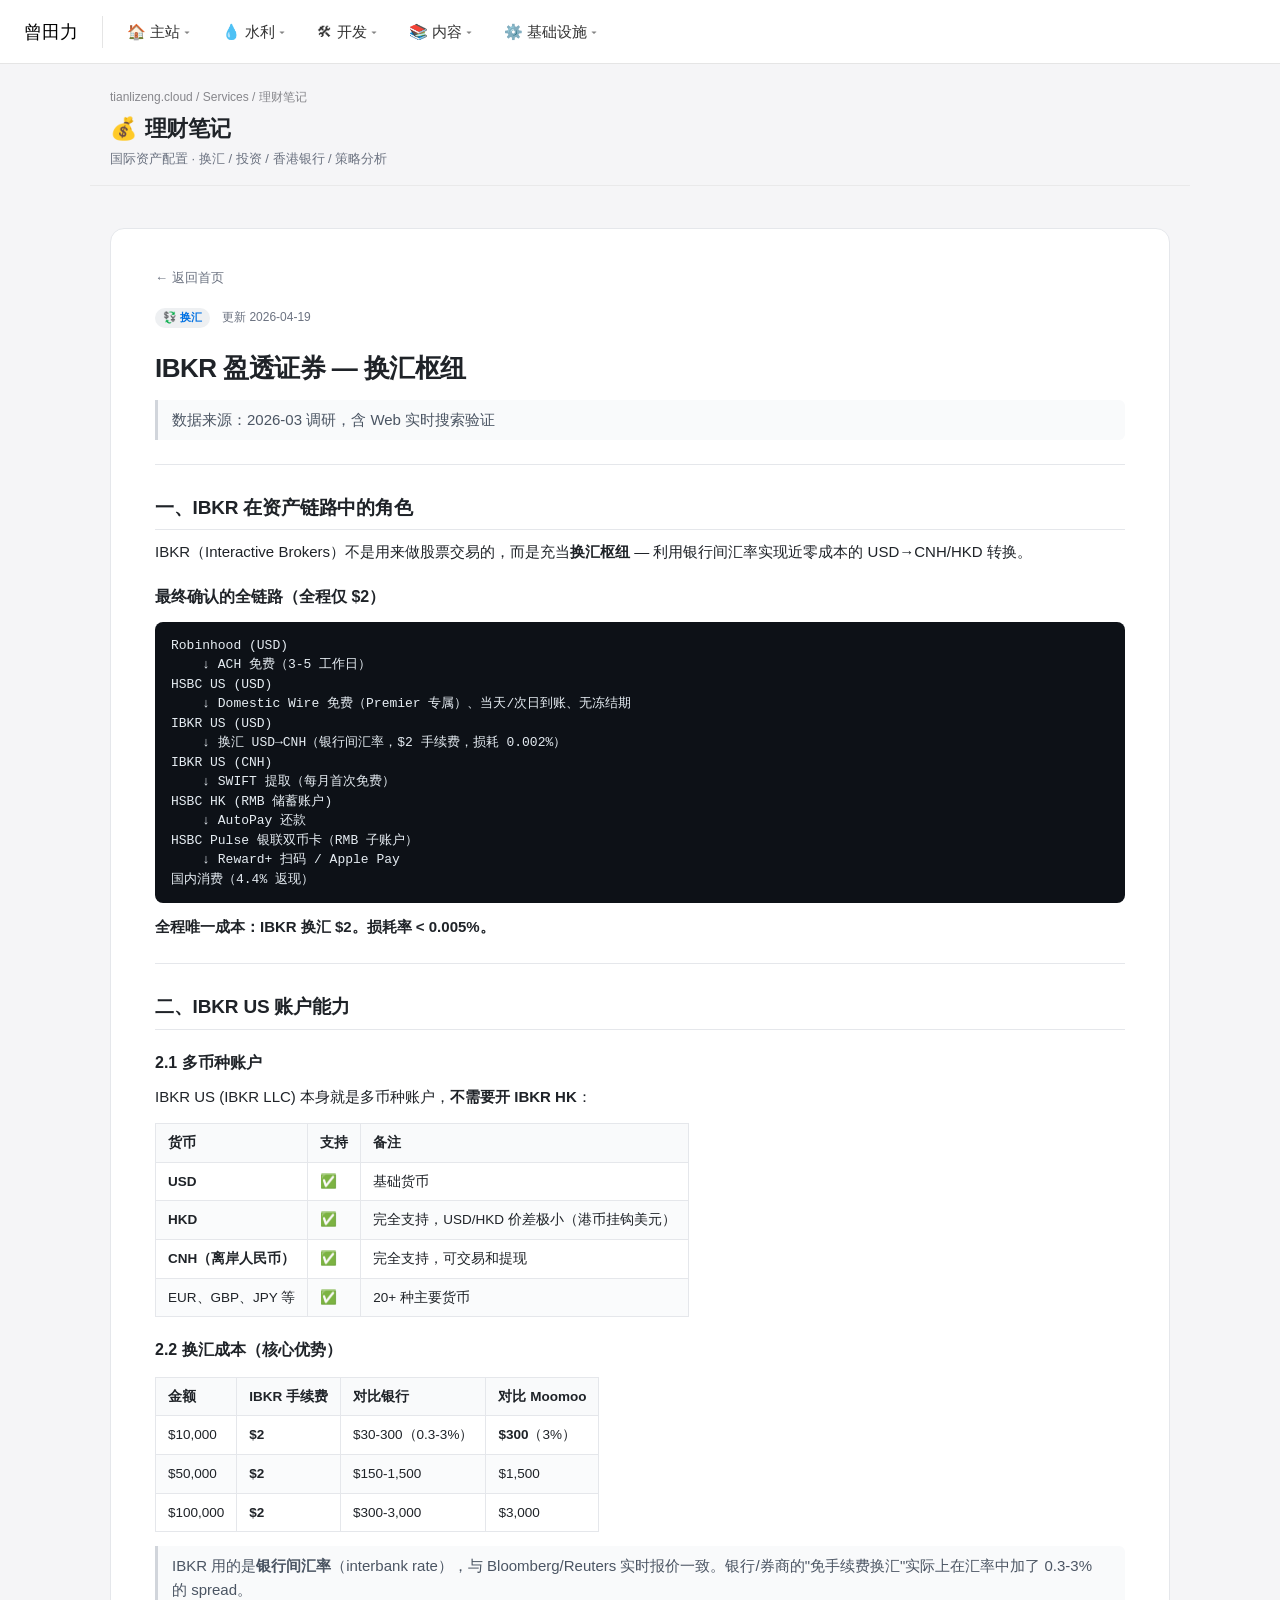
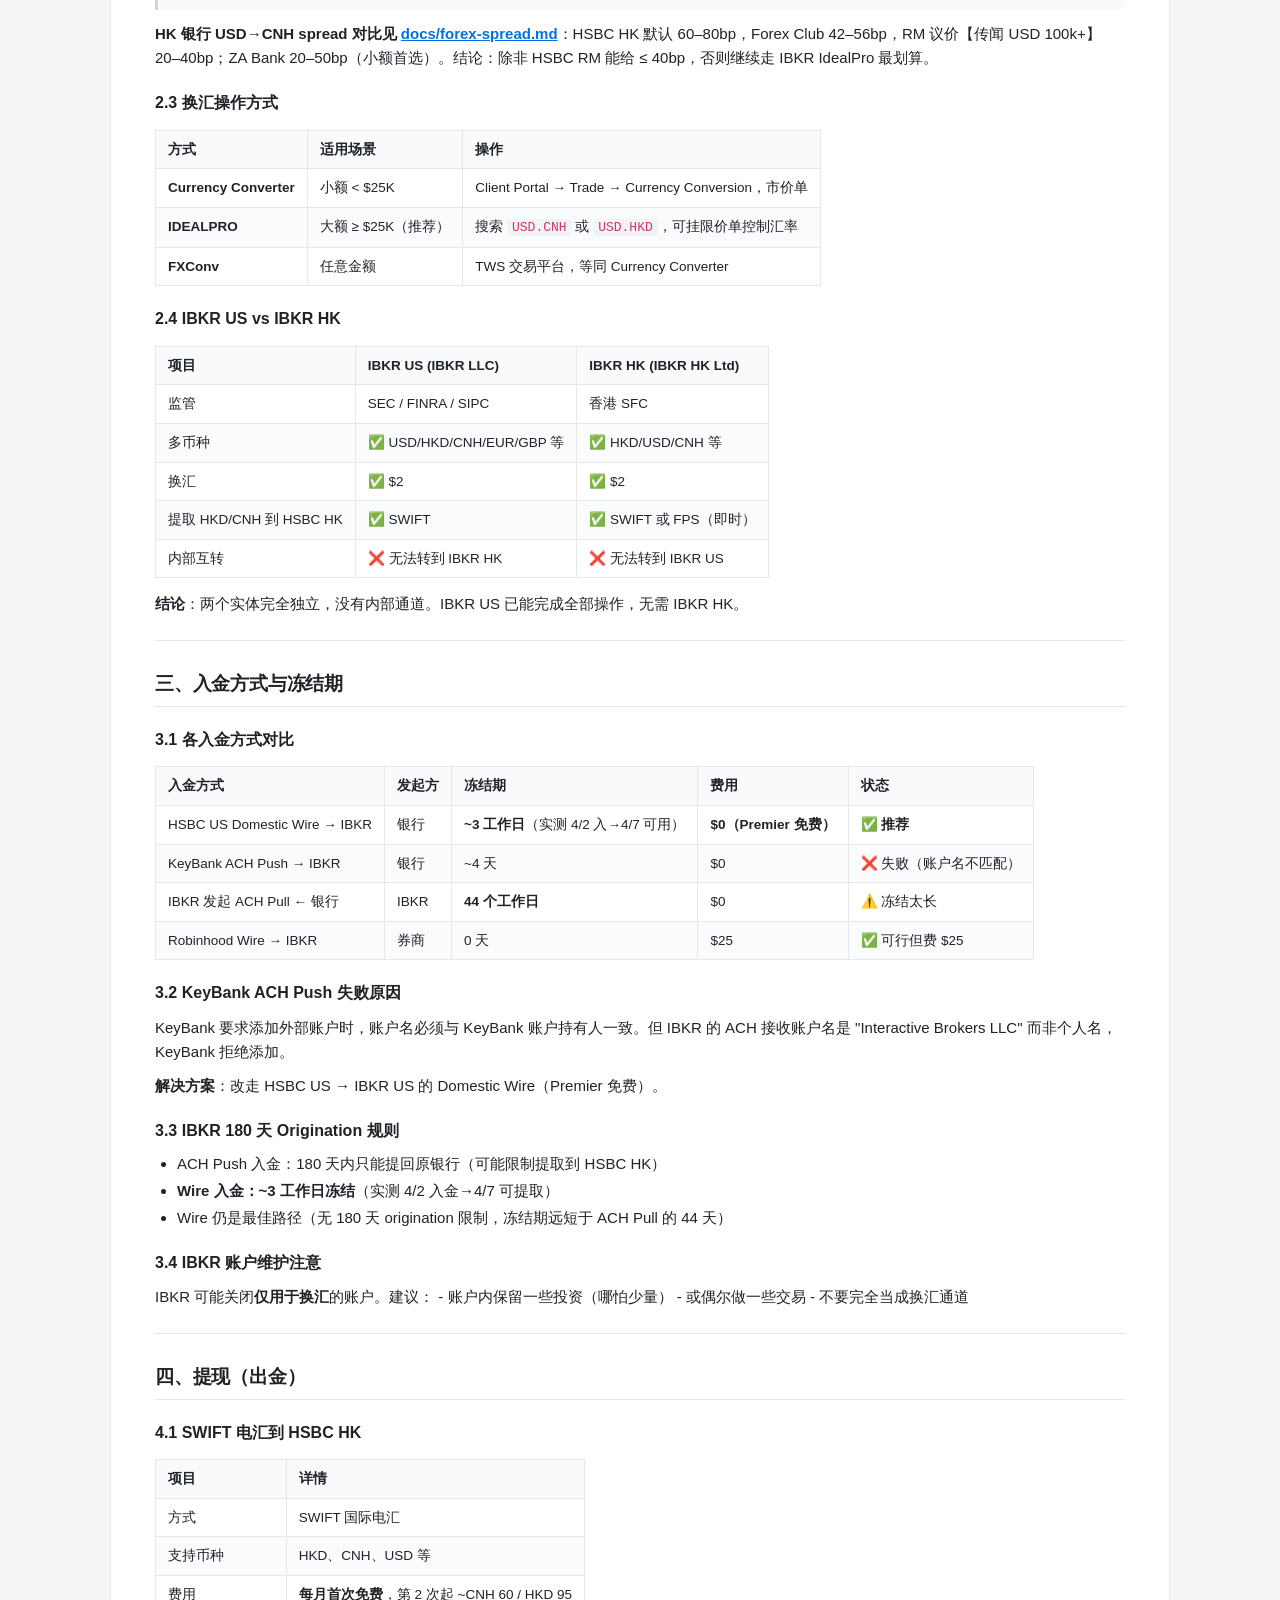
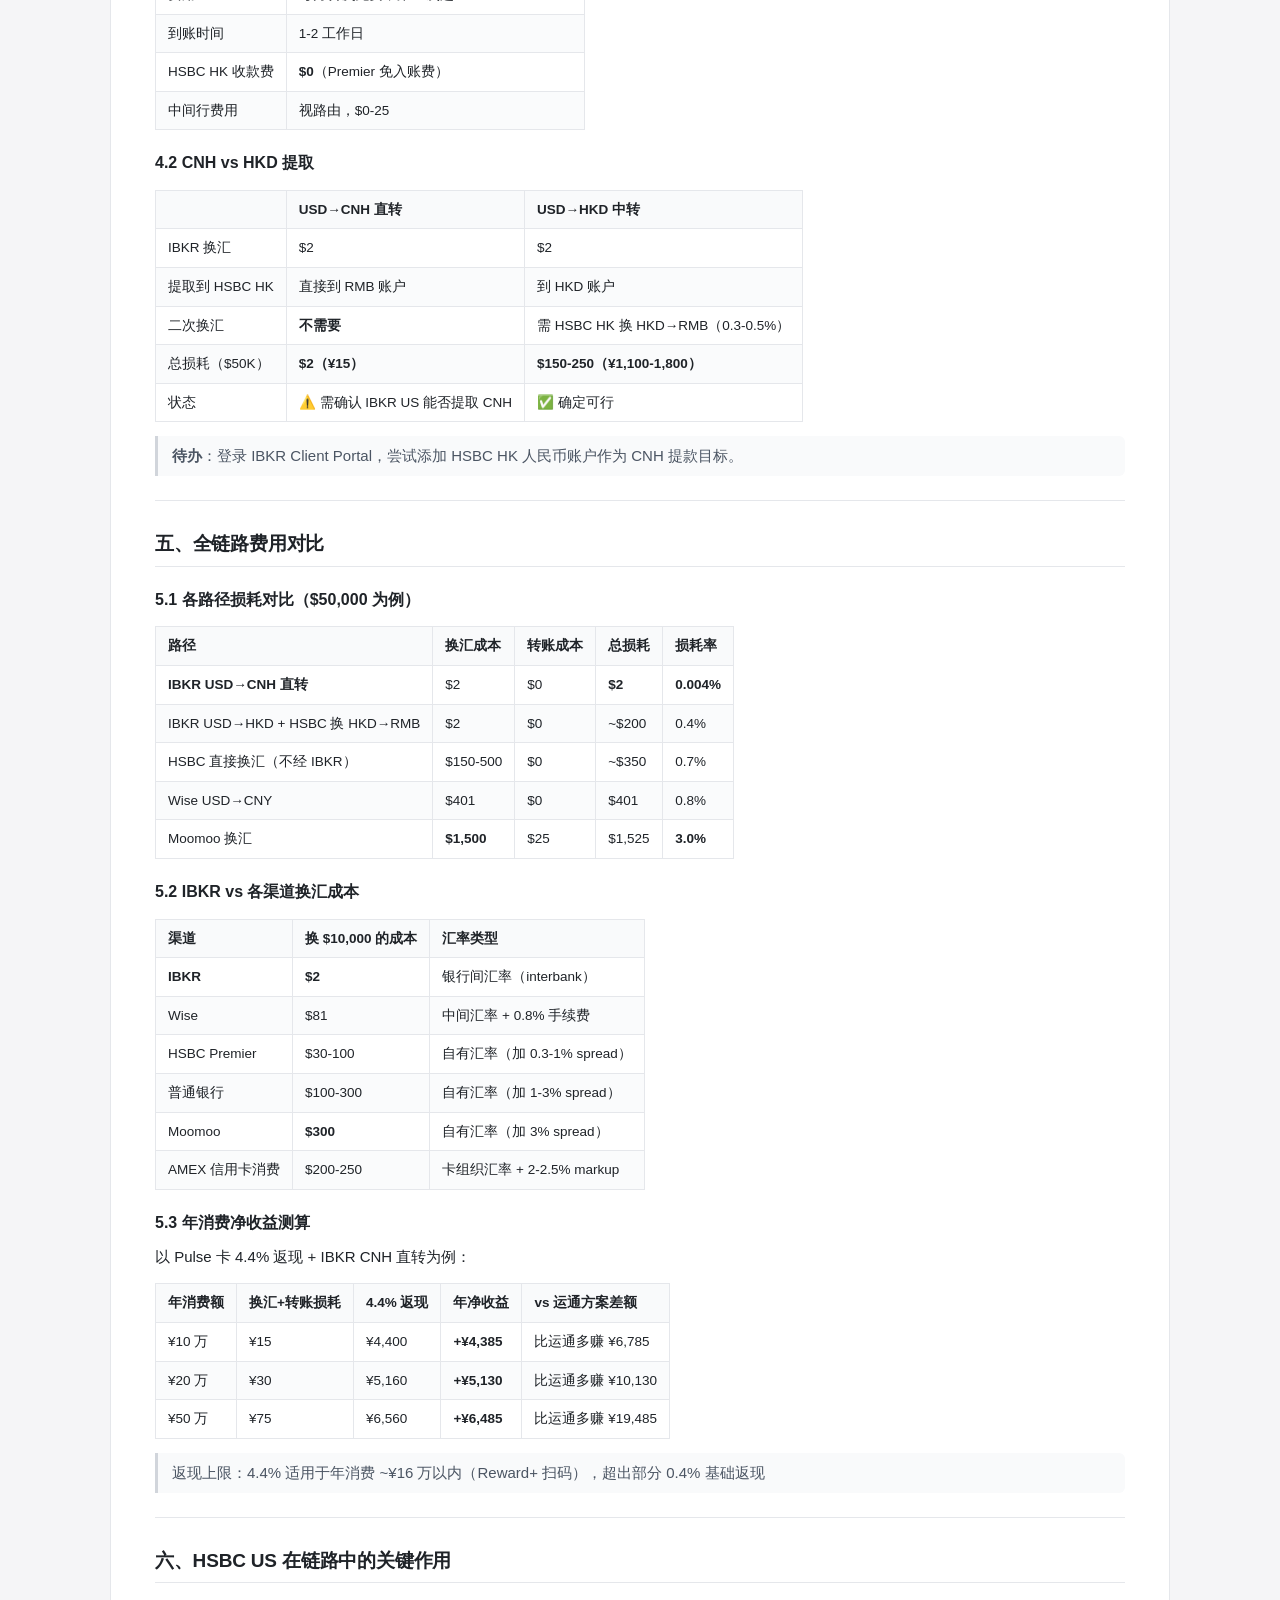
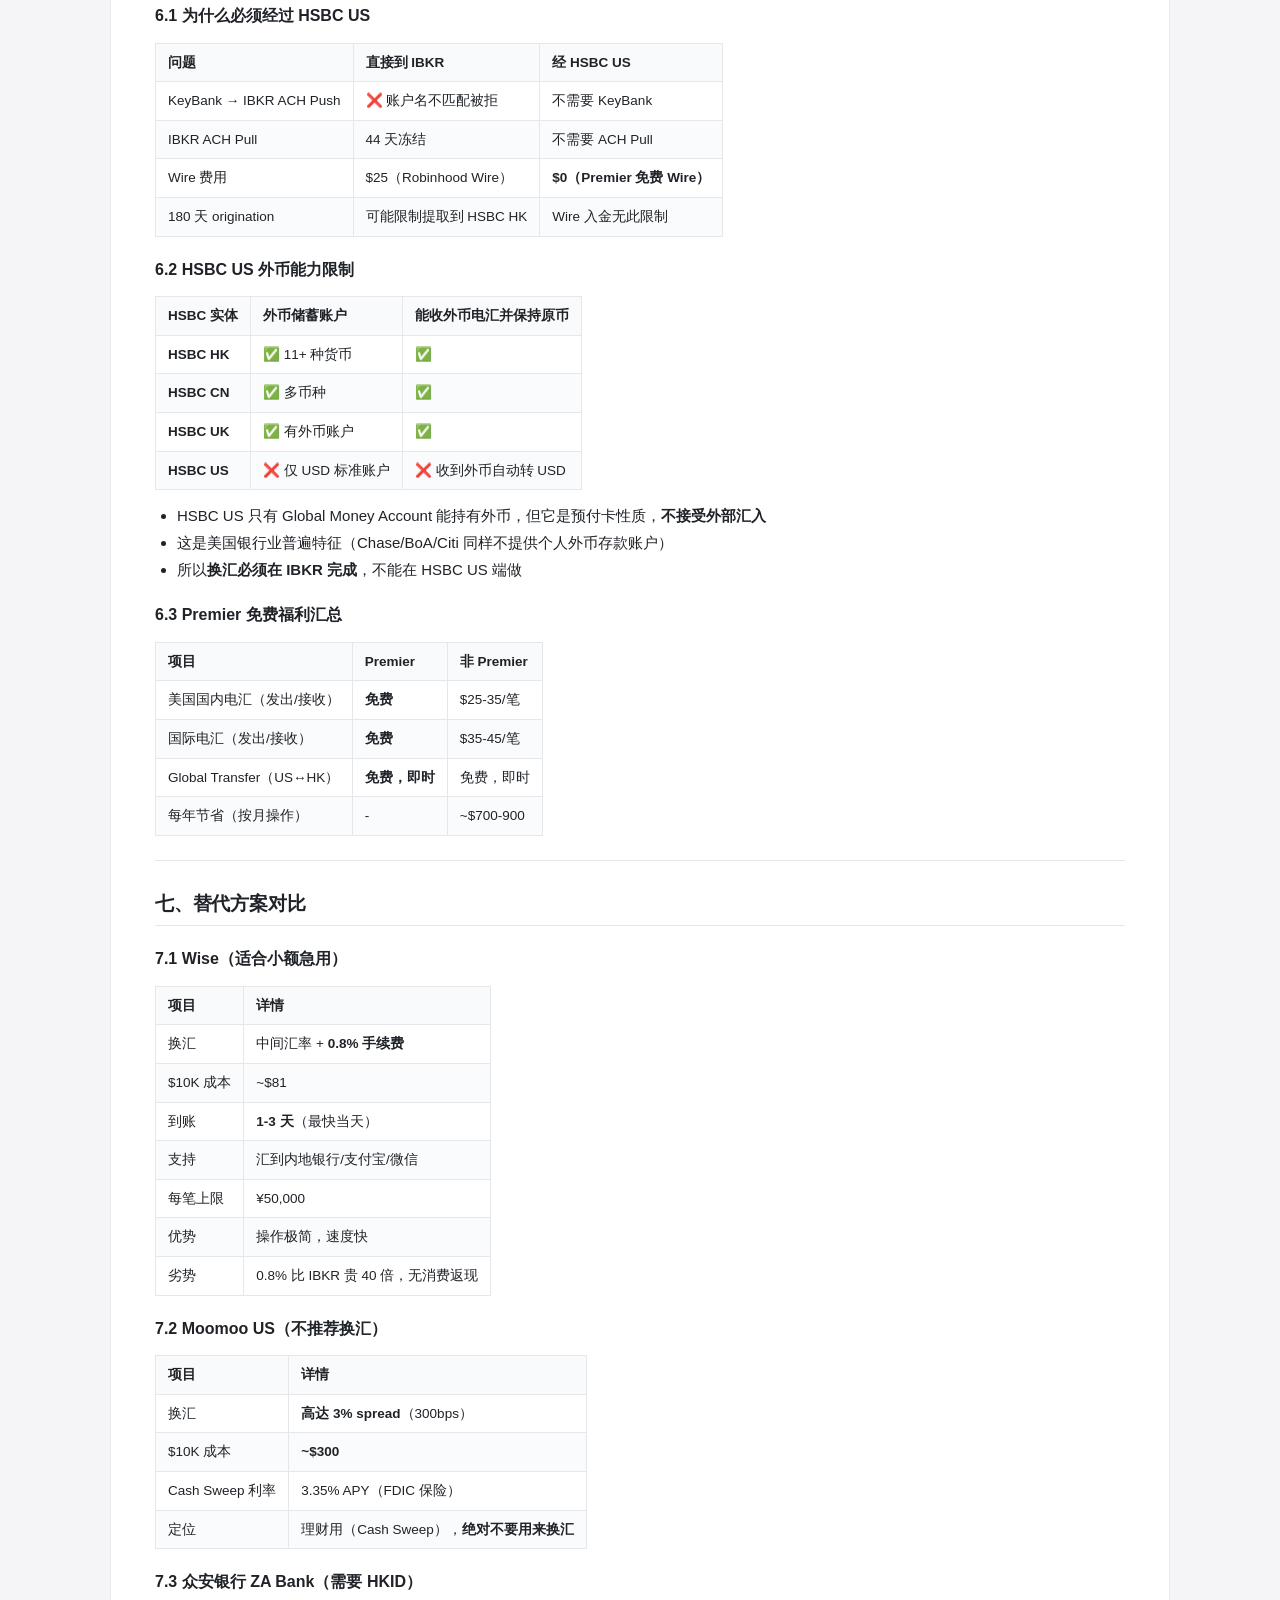
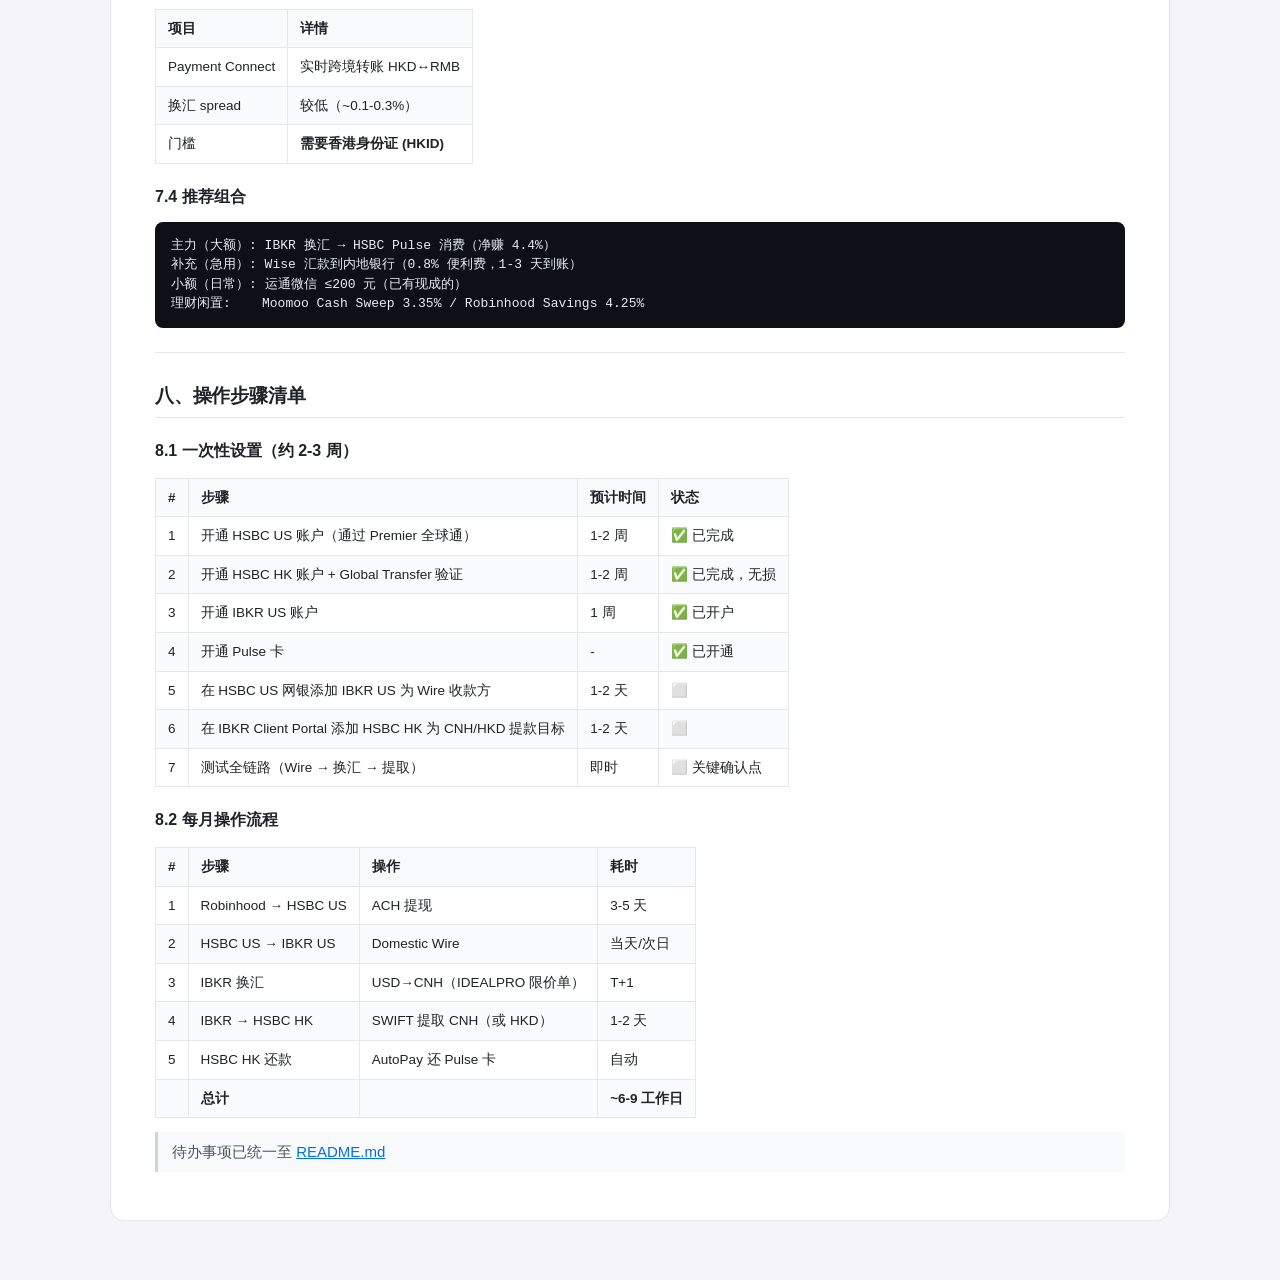
<file: site/ibkr-forex/index.html>
<!DOCTYPE html>
<html lang="zh-CN">
<head>
<meta charset="utf-8">
<meta name="viewport" content="width=device-width,initial-scale=1">
<title>IBKR 换汇枢纽 — 理财笔记</title>
<meta name="description" content="Robinhood → HSBC US → IBKR → HSBC HK 全链路仅需 $2，银行间汇率 + 固定手续费干翻零售银行 30-300 倍差价">
<style>
/* tianlizeng.cloud 站群统一站内样式 (SSOT)
 * 来源：~/Dev/devtools/lib/templates/site-content.css
 * 编辑这里 → /site-content-refresh 同步到所有消费者站
 * 视觉对标：services 页 (~/Dev/website/components/service-dashboard.tsx)
 */

/* ===== 页面骨架 ===== */
body.tlz-page {
  background: #f5f5f7;
  color: #1d1d1f;
  font-family: -apple-system, BlinkMacSystemFont, 'PingFang SC', 'Helvetica Neue', Helvetica, Arial, sans-serif;
  margin: 0;
}

.tlz-container {
  max-width: 1280px;
  margin: 0 auto;
  padding: 0 24px 48px;
}
@media (min-width: 768px) {
  .tlz-container { padding: 0 32px 48px; }
}

/* ===== Stats bar（统计条，site-header 之下）===== */
.tlz-stats-bar {
  display: flex; flex-wrap: wrap; align-items: center; justify-content: center;
  gap: 16px;
  margin: 24px 0 32px;
  font-size: 14px; color: #86868b;
}
.tlz-stats-bar > * { display: inline-flex; align-items: center; gap: 6px; }
.tlz-stats-bar strong { color: #1d1d1f; font-weight: 500; }

/* ===== Search box ===== */
.tlz-search-wrap {
  position: relative;
  width: 100%; max-width: 448px;
  margin: 0 auto 32px;
}
.tlz-search {
  width: 100%; box-sizing: border-box;
  padding: 10px 16px 10px 40px;
  background: rgba(255,255,255,0.5);
  -webkit-backdrop-filter: blur(20px);
  backdrop-filter: blur(20px);
  border: 1px solid rgba(255,255,255,0.6);
  border-radius: 12px;
  font: 14px/1.4 inherit;
  color: #1d1d1f; outline: none;
  transition: border-color 0.15s, box-shadow 0.15s;
}
.tlz-search:focus {
  border-color: rgba(0,113,227,0.3);
  box-shadow: 0 0 0 3px rgba(0,113,227,0.20);
}
.tlz-search::placeholder { color: rgba(134,134,139,0.6); }

/* ===== Filter buttons ===== */
.tlz-filters { display: flex; flex-wrap: wrap; gap: 8px; justify-content: center; margin-bottom: 24px; }
.tlz-btn {
  padding: 6px 14px;
  background: rgba(255,255,255,0.5);
  -webkit-backdrop-filter: blur(20px);
  backdrop-filter: blur(20px);
  border: 1px solid rgba(255,255,255,0.6);
  border-radius: 999px;
  font: 13px/1 inherit; color: #6b7280;
  cursor: pointer;
  transition: all 0.15s;
}
.tlz-btn:hover { background: rgba(255,255,255,0.7); color: #1d1d1f; }
.tlz-btn.active { background: #1f2328; color: #fff; border-color: #1f2328; }

/* ===== Section（一个分组）===== */
.tlz-section { margin-bottom: 40px; }
.tlz-section-title {
  display: flex; align-items: center; gap: 8px;
  margin-bottom: 16px;
  font-size: 18px; font-weight: 600; color: #1d1d1f;
}
.tlz-section-title .tlz-icon { font-size: 20px; line-height: 1; }
.tlz-section-title .tlz-count { font-size: 12px; color: #86868b; font-weight: 400; margin-left: 4px; }

/* ===== Grid ===== */
.tlz-grid {
  display: grid;
  grid-template-columns: 1fr;
  gap: 8px;
}
@media (min-width: 768px) {
  .tlz-grid { grid-template-columns: 1fr 1fr; }
}

/* ===== Card（玻璃卡片，所有 list item 都用这个）===== */
.tlz-card {
  display: flex; align-items: center; gap: 12px;
  background: rgba(255,255,255,0.5);
  -webkit-backdrop-filter: blur(20px);
  backdrop-filter: blur(20px);
  border: 1px solid rgba(255,255,255,0.6);
  border-radius: 12px;
  padding: 12px 16px;
  text-decoration: none; color: inherit;
  transition: all 0.2s;
}
.tlz-card:hover {
  background: rgba(255,255,255,0.7);
  box-shadow: 0 4px 12px rgba(0,0,0,0.06);
}
.tlz-card-body { min-width: 0; flex: 1; }
.tlz-card-header { display: flex; align-items: center; gap: 8px; }
.tlz-card-name {
  font-size: 14px; font-weight: 500; color: #1d1d1f;
  overflow: hidden; text-overflow: ellipsis; white-space: nowrap;
}
.tlz-card-meta {
  font-size: 10px; color: #86868b;
  font-family: ui-monospace, SFMono-Regular, Menlo, monospace;
  flex-shrink: 0;
}
.tlz-card-desc {
  font-size: 12px; color: #86868b;
  margin-top: 2px;
  overflow: hidden; text-overflow: ellipsis; white-space: nowrap;
}
.tlz-card-tail { display: flex; align-items: center; gap: 8px; flex-shrink: 0; }

/* Card 行式变体（logs 时间线用）*/
.tlz-card--row .tlz-card-body { display: grid; grid-template-columns: 100px 1fr; gap: 12px; align-items: baseline; }
.tlz-card--row .tlz-card-meta { font-size: 12px; }

/* ===== Status dot ===== */
.tlz-dot { width: 10px; height: 10px; border-radius: 50%; flex-shrink: 0; display: inline-block; }
.tlz-dot--ok { background: #34c759; }
.tlz-dot--bad { background: #ff3b30; }
.tlz-dot--warn { background: #ff9500; }
.tlz-dot--unknown { background: #d2d2d7; }

/* ===== Tag chip ===== */
.tlz-tag {
  display: inline-block;
  background: rgba(0,0,0,0.06); color: #495057;
  font-size: 10px; font-weight: 500;
  padding: 1px 7px; border-radius: 4px;
  margin-right: 4px;
}

/* ===== Lock icon (CF Access 标识) ===== */
.tlz-lock {
  display: inline-block; width: 12px; height: 12px;
  vertical-align: middle; opacity: 0.5;
}

/* ===== Footer ===== */
.tlz-footer {
  text-align: center; color: #86868b; font-size: 12px;
  margin-top: 48px; padding: 24px 0;
  border-top: 1px solid rgba(0,0,0,0.05);
}
.tlz-footer a { color: #0071e3; text-decoration: none; }
.tlz-footer a:hover { text-decoration: underline; }

/* ===== Hidden helper ===== */
.tlz-hidden { display: none !important; }


:root{--bg:#f5f5f7;--card:#fff;--border:#e5e7eb;--text:#1f2328;--muted:#6b7280;--accent:#0071E3;}
*{margin:0;padding:0;box-sizing:border-box;}
body{background:var(--bg);color:var(--text);font:400 15px/1.6 -apple-system,BlinkMacSystemFont,'PingFang SC','Helvetica Neue',Helvetica,Arial,sans-serif;min-height:100vh;}
.tlz-container{max-width:1100px;margin:0 auto;padding:24px 20px 60px;}
a{color:var(--accent);}


.article{background:var(--card);border:1px solid var(--border);border-radius:14px;padding:36px 44px;margin-top:18px;}
.article .back{display:inline-block;color:var(--muted);font-size:13px;text-decoration:none;margin-bottom:20px;}
.article .back:hover{color:var(--accent);}
.article .meta-row{color:var(--muted);font-size:12px;margin-bottom:24px;display:flex;gap:12px;flex-wrap:wrap;}
.article .meta-row .group-chip{background:#eef0f2;color:var(--c);padding:1px 8px;border-radius:10px;font-weight:600;font-size:11px;}
.article h1{font-size:26px;font-weight:700;letter-spacing:-0.02em;color:#1f2328;margin:0 0 14px;line-height:1.3;}
.article h2{font-size:19px;font-weight:700;letter-spacing:-0.01em;margin:28px 0 10px;color:#1f2328;border-bottom:1px solid var(--border);padding-bottom:6px;}
.article h3{font-size:16px;font-weight:600;margin:20px 0 8px;color:#1f2328;}
.article h4{font-size:14px;font-weight:600;margin:14px 0 6px;color:#374151;}
.article p{margin:10px 0;}
.article ul,.article ol{margin:8px 0 12px 22px;}
.article li{margin:3px 0;}
.article code{background:#f1f3f5;color:#d6336c;font-family:ui-monospace,SFMono-Regular,monospace;font-size:13px;padding:1px 5px;border-radius:4px;}
.article pre{background:#0d1117;color:#e6edf3;padding:14px 16px;border-radius:8px;overflow-x:auto;font-size:13px;line-height:1.5;margin:12px 0;}
.article pre code{background:transparent;color:inherit;padding:0;font-size:13px;}
.article blockquote{border-left:3px solid #d1d5db;padding:4px 14px;margin:12px 0;color:#4b5563;background:#f9fafb;border-radius:0 6px 6px 0;}
.article blockquote p{margin:4px 0;}
.article table{border-collapse:collapse;margin:14px 0;font-size:13.5px;display:block;overflow-x:auto;max-width:100%;}
.article table thead{background:#f9fafb;}
.article th,.article td{border:1px solid var(--border);padding:8px 12px;text-align:left;}
.article th{font-weight:600;color:#1f2328;}
.article tr:nth-child(even) td{background:#fafbfc;}
.article hr{border:none;border-top:1px solid var(--border);margin:24px 0;}
.article a{color:var(--accent);}
.article img{max-width:100%;border-radius:8px;margin:12px 0;}
@media(max-width:640px){.article{padding:24px 20px;}.article h1{font-size:22px;}}

:root { --c: #0071E3; }
</style>
</head>
<body>
<style>
  /* ============================================================
     Mega Menu · HSBC-style unified light (R7.2)
     - Brand bar 64px · 单色浅灰 panel 全 4 列等宽
     - hover 触发 · 150ms 延迟关闭 · display:none 默认严格隐藏
     - html/body overflow-x:hidden 防横滚兜底
  ============================================================ */

  :root {
    --tlz-bg-panel:       #F5F5F5;
    --tlz-text-primary:   #111111;
    --tlz-text-secondary: #333333;
    --tlz-border-subtle:  #E5E5E5;
    --tlz-border-divider: #E0E0E0;
    --tlz-badge-border:   #BFBFBF;
    --tlz-badge-text:     #6B7177;
    --tlz-accent:         #D40000;
  }

  html, body { overflow-x: hidden; }
  body { padding-top: 64px !important; }

  .tlz-nav-stack {
    position: fixed; top: 0; left: 0; right: 0; z-index: 9999;
    font: 400 15px/1 -apple-system, BlinkMacSystemFont, 'PingFang SC', 'Helvetica Neue', sans-serif;
  }

  /* ===== Brand bar ===== */
  .tlz-nav {
    height: 64px;
    background: #FFFFFF;
    border-bottom: 1px solid var(--tlz-border-subtle);
    display: flex; align-items: center;
  }
  .tlz-nav-inner {
    max-width: 1280px; width: 100%; margin: 0 auto;
    padding: 0 24px; display: flex; align-items: center;
    min-width: 0;
  }
  .tlz-nav-brand {
    font-weight: 500; font-size: 18px; color: #000;
    text-decoration: none; transition: color 0.12s;
    flex-shrink: 0;
  }
  .tlz-nav-brand:hover { color: var(--tlz-accent); }
  .tlz-nav-sep { width: 1px; height: 32px; background: var(--tlz-border-subtle); margin: 0 24px; flex-shrink: 0; }

  .tlz-nav-triggers { display: flex; align-items: center; gap: 32px; flex: 1; min-width: 0; }
  .tlz-nav .mega-trigger {
    background: transparent; border: 0;
    font: inherit; font-size: 15px; font-weight: 400;
    color: var(--tlz-text-secondary);
    padding: 8px 0; cursor: pointer;
    display: inline-flex; align-items: center; gap: 4px;
    transition: color 0.12s; white-space: nowrap;
  }
  .tlz-nav .mega-trigger::after {
    content: "\25be"; font-size: 12px; opacity: 0.6;
    transition: transform 0.18s ease-out;
  }
  .tlz-nav .mega-trigger:hover { color: #000; }
  .tlz-nav .mega-trigger[aria-expanded="true"] { color: #000; font-weight: 500; }
  .tlz-nav .mega-trigger[aria-expanded="true"]::after { transform: rotate(180deg); }
  .tlz-nav .mega-trigger.current { color: #000; font-weight: 500; }

  /* ===== Mega Panel · 默认完全隐藏 ===== */
  .tlz-mega-panel {
    position: fixed; top: 64px; left: 0; right: 0;
    background: var(--tlz-bg-panel);
    display: none;
    max-height: calc(100vh - 64px);
    overflow-y: auto;
    box-shadow: 0 8px 16px -8px rgba(0,0,0,0.08);
  }
  .tlz-mega-panel[data-open="true"] { display: block; }

  /* 内部 max-width 1280px 居中 · 4 列等宽 */
  .tlz-mega-inner {
    max-width: 1280px; width: 100%;
    margin: 0 auto;
    padding: 40px 48px;
    display: grid;
    grid-template-columns: repeat(4, minmax(0, 1fr));
    gap: 0;
    min-height: 320px;
  }

  .tlz-mega-col {
    padding: 0 24px;
    border-right: 1px solid var(--tlz-border-divider);
    min-width: 0;
  }
  .tlz-mega-col:first-child { padding-left: 0; }
  .tlz-mega-col:last-child { border-right: 0; padding-right: 0; }

  /* Group */
  .tlz-mega-group { margin-bottom: 24px; }
  .tlz-mega-group:last-child { margin-bottom: 0; }
  .tlz-mega-group h3 {
    font-size: 15px; font-weight: 600; color: var(--tlz-text-primary);
    margin: 0 0 12px;
  }
  .tlz-mega-group ul { list-style: none; padding: 0; margin: 0; }
  .tlz-mega-group a {
    display: inline-flex; align-items: center; gap: 8px;
    color: var(--tlz-text-secondary); text-decoration: none;
    font-size: 14px; font-weight: 400; line-height: 28px;
    transition: color 0.12s;
  }
  .tlz-mega-group a:hover { color: var(--tlz-accent); }

  /* CF badge（统一浅灰规格） */
  .tlz-mega-group .cf-badge {
    height: 18px; padding: 0 6px;
    display: inline-flex; align-items: center;
    font-size: 10px; font-weight: 500; letter-spacing: 0.05em;
    color: var(--tlz-badge-text);
    background: transparent;
    border: 1px solid var(--tlz-badge-border);
    border-radius: 3px;
    flex-shrink: 0;
  }

  /* Hamburger */
  .tlz-nav-hamburger {
    display: none; background: transparent; border: 0;
    color: var(--tlz-text-secondary); padding: 8px; margin-left: auto;
    cursor: pointer; font-size: 20px;
  }

  /* ===== 响应式 ===== */
  @media (max-width: 1023px) {
    .tlz-mega-inner {
      grid-template-columns: repeat(2, minmax(0, 1fr));
      padding: 32px 24px;
    }
    .tlz-mega-col:nth-child(2n) { border-right: 0; padding-right: 0; }
    .tlz-mega-col:nth-child(n+3) {
      padding-top: 24px; margin-top: 24px;
      border-top: 1px solid var(--tlz-border-divider);
    }
    .tlz-mega-col:nth-child(3) { padding-left: 0; }
  }

  @media (max-width: 768px) {
    body { padding-top: 56px !important; }
    .tlz-nav { height: 56px; }
    .tlz-nav-inner { padding: 0 16px; }
    .tlz-nav-sep { display: none; }
    .tlz-nav-triggers { display: none; }
    .tlz-nav-hamburger { display: inline-flex; }

    .tlz-nav-stack[data-mobile-open="true"] .tlz-nav-triggers {
      display: flex; flex-direction: column; align-items: stretch;
      position: fixed; top: 56px; left: 0; right: 0; bottom: 0;
      background: #FFFFFF;
      padding: 0; gap: 0; overflow-y: auto; z-index: 10000;
    }
    .tlz-nav-stack[data-mobile-open="true"] .mega-trigger {
      width: 100%; justify-content: space-between;
      padding: 16px 20px; border-radius: 0;
      border-bottom: 1px solid var(--tlz-border-subtle);
      font-size: 16px;
    }

    .tlz-mega-panel {
      top: 56px; max-height: calc(100vh - 56px);
      position: static; box-shadow: none;
    }
    .tlz-mega-inner {
      grid-template-columns: 1fr;
      padding: 16px 20px;
    }
    .tlz-mega-col {
      padding: 0 !important;
      border-right: 0 !important;
      border-top: 0 !important;
      margin-top: 16px !important;
    }
    .tlz-mega-col:first-child { margin-top: 0 !important; }
  }
</style>
<div class="tlz-nav-stack" data-mobile-open="false">
<nav class="tlz-nav" aria-label="站群导航"><div class="tlz-nav-inner">
  <a class="tlz-nav-brand" href="https://tianlizeng.cloud/" data-site="home">曾田力</a>
  <div class="tlz-nav-sep" aria-hidden="true"></div>
  <div class="tlz-nav-triggers" role="menubar">
    <button class="mega-trigger" data-cat="home" role="menuitem" aria-haspopup="menu" aria-expanded="false" aria-controls="mega-panel-home">🏠 主站</button>
    <button class="mega-trigger" data-cat="hydro" role="menuitem" aria-haspopup="menu" aria-expanded="false" aria-controls="mega-panel-hydro">💧 水利</button>
    <button class="mega-trigger" data-cat="dev" role="menuitem" aria-haspopup="menu" aria-expanded="false" aria-controls="mega-panel-dev">🛠 开发</button>
    <button class="mega-trigger" data-cat="content" role="menuitem" aria-haspopup="menu" aria-expanded="false" aria-controls="mega-panel-content">📚 内容</button>
    <button class="mega-trigger" data-cat="infra" role="menuitem" aria-haspopup="menu" aria-expanded="false" aria-controls="mega-panel-infra">⚙️ 基础设施</button>
  </div>
  <button class="tlz-nav-hamburger" aria-label="菜单" aria-expanded="false" data-toggle="mobile">☰</button>
</div></nav>
<div class="tlz-mega-panel" data-for="home" id="mega-panel-home" role="menu" aria-label="🏠 主站" data-open="false">
  <div class="tlz-mega-inner">
    <div class="tlz-mega-col">
      <div class="tlz-mega-group">
        <h3>关于</h3>
        <ul>
          <li><a href="https://tianlizeng.cloud/about" role="menuitem"><span>关于我</span></a></li>
          <li><a href="https://tianlizeng.cloud/projects" role="menuitem"><span>作品</span></a></li>
          <li><a href="https://tianlizeng.cloud/research" role="menuitem"><span>研究</span></a></li>
          <li><a href="https://tianlizeng.cloud/blog" role="menuitem"><span>博客</span></a></li>
          <li><a href="https://tianlizeng.cloud/life" role="menuitem"><span>生活</span></a></li>
        </ul>
      </div>
    </div>
    <div class="tlz-mega-col">
      <div class="tlz-mega-group">
        <h3>入口</h3>
        <ul>
          <li><a href="https://tianlizeng.cloud/services" role="menuitem"><span>服务总览</span></a></li>
          <li><a href="https://stack.tianlizeng.cloud" role="menuitem"><span>Stack</span></a></li>
          <li><a href="https://cmds.tianlizeng.cloud" role="menuitem"><span>CC Docs</span><span class="cf-badge">CF</span></a></li>
          <li><a href="https://dashboard.tianlizeng.cloud" role="menuitem"><span>Dashboard</span></a></li>
          <li><a href="https://dashboard.tianlizeng.cloud/auggie" role="menuitem"><span>Auggie</span></a></li>
          <li><a href="https://tianlizeng.cloud/search" role="menuitem"><span>搜索</span></a></li>
        </ul>
      </div>
    </div>
    <div class="tlz-mega-col">
    </div>
    <div class="tlz-mega-col">
    </div>
  </div>
</div>
<div class="tlz-mega-panel" data-for="hydro" id="mega-panel-hydro" role="menu" aria-label="💧 水利" data-open="false">
  <div class="tlz-mega-inner">
    <div class="tlz-mega-col">
      <div class="tlz-mega-group">
        <h3>主平台</h3>
        <ul>
          <li><a href="https://hydro.tianlizeng.cloud" role="menuitem"><span>Hydro Toolkit</span></a></li>
        </ul>
      </div>
    </div>
    <div class="tlz-mega-col">
      <div class="tlz-mega-group">
        <h3>水资源/调度</h3>
        <ul>
          <li><a href="https://hydro-annual.tianlizeng.cloud" role="menuitem"><span>水资源年报</span></a></li>
          <li><a href="https://hydro-reservoir.tianlizeng.cloud" role="menuitem"><span>水库群调度</span></a></li>
          <li><a href="https://hydro-district.tianlizeng.cloud" role="menuitem"><span>河区调度</span></a></li>
        </ul>
      </div>
    </div>
    <div class="tlz-mega-col">
      <div class="tlz-mega-group">
        <h3>评估/编码</h3>
        <ul>
          <li><a href="https://hydro-efficiency.tianlizeng.cloud" role="menuitem"><span>水效评估</span></a></li>
          <li><a href="https://hydro-geocode.tianlizeng.cloud" role="menuitem"><span>地理编码</span></a></li>
          <li><a href="https://hydro-capacity.tianlizeng.cloud" role="menuitem"><span>纳污能力</span></a></li>
        </ul>
      </div>
    </div>
    <div class="tlz-mega-col">
      <div class="tlz-mega-group">
        <h3>风险/降雨</h3>
        <ul>
          <li><a href="https://hydro-risk.tianlizeng.cloud" role="menuitem"><span>风险图数据</span></a></li>
          <li><a href="https://hydro-rainfall.tianlizeng.cloud" role="menuitem"><span>降雨径流</span></a></li>
          <li><a href="https://hydro-irrigation.tianlizeng.cloud" role="menuitem"><span>灌溉需水</span></a></li>
        </ul>
      </div>
    </div>
  </div>
</div>
<div class="tlz-mega-panel" data-for="dev" id="mega-panel-dev" role="menu" aria-label="🛠 开发" data-open="false">
  <div class="tlz-mega-inner">
    <div class="tlz-mega-col">
      <div class="tlz-mega-group">
        <h3>子域服务</h3>
        <ul>
          <li><a href="https://dashboard.tianlizeng.cloud" role="menuitem"><span>Repo Dashboard</span></a></li>
          <li><a href="https://cclog.tianlizeng.cloud" role="menuitem"><span>CC 会话日志</span></a></li>
          <li><a href="https://logs.tianlizeng.cloud" role="menuitem"><span>Logs</span><span class="cf-badge">CF</span></a></li>
          <li><a href="https://dockit.tianlizeng.cloud" role="menuitem"><span>Dockit</span></a></li>
          <li><a href="https://stack.tianlizeng.cloud" role="menuitem"><span>Stack</span><span class="cf-badge">CF</span></a></li>
          <li><a href="https://cmds.tianlizeng.cloud" role="menuitem"><span>CC Docs</span><span class="cf-badge">CF</span></a></li>
          <li><a href="https://playbooks.tianlizeng.cloud" role="menuitem"><span>Playbooks</span><span class="cf-badge">CF</span></a></li>
        </ul>
      </div>
    </div>
    <div class="tlz-mega-col">
      <div class="tlz-mega-group">
        <h3>工具库</h3>
        <ul>
          <li><a href="https://github.com/zengtianli/cc-configs" role="menuitem"><span>cc-configs</span></a></li>
          <li><a href="https://github.com/zengtianli/devtools" role="menuitem"><span>devtools</span></a></li>
          <li><a href="https://github.com/zengtianli/doctools" role="menuitem"><span>doctools</span></a></li>
          <li><a href="https://github.com/zengtianli/mactools" role="menuitem"><span>mactools</span></a></li>
          <li><a href="https://github.com/zengtianli/clashx" role="menuitem"><span>clashx</span></a></li>
        </ul>
      </div>
    </div>
    <div class="tlz-mega-col">
      <div class="tlz-mega-group">
        <h3>Raycast / 配置</h3>
        <ul>
          <li><a href="https://github.com/zengtianli/raycast" role="menuitem"><span>raycast</span></a></li>
          <li><a href="https://github.com/zengtianli/configs" role="menuitem"><span>configs</span></a></li>
        </ul>
      </div>
    </div>
    <div class="tlz-mega-col">
    </div>
  </div>
</div>
<div class="tlz-mega-panel" data-for="content" id="mega-panel-content" role="menu" aria-label="📚 内容" data-open="false">
  <div class="tlz-mega-inner">
    <div class="tlz-mega-col">
      <div class="tlz-mega-group">
        <h3>日志 / 知识</h3>
        <ul>
          <li><a href="https://logs.tianlizeng.cloud" role="menuitem"><span>Logs</span><span class="cf-badge">CF</span></a></li>
          <li><a href="https://docs.tianlizeng.cloud" role="menuitem"><span>知识库</span><span class="cf-badge">CF</span></a></li>
          <li><a href="https://audiobook.tianlizeng.cloud" role="menuitem"><span>有声书</span></a></li>
          <li><a href="https://cclog.tianlizeng.cloud" role="menuitem"><span>CC 会话</span></a></li>
          <li><a href="https://playbooks.tianlizeng.cloud" role="menuitem"><span>Playbooks</span><span class="cf-badge">CF</span></a></li>
        </ul>
      </div>
    </div>
    <div class="tlz-mega-col">
      <div class="tlz-mega-group">
        <h3>投资</h3>
        <ul>
          <li><a href="https://assets.tianlizeng.cloud" role="menuitem"><span>理财笔记</span></a></li>
          <li><a href="https://cc-options.tianlizeng.cloud" role="menuitem"><span>QQQ CC Dashboard</span><span class="cf-badge">CF</span></a></li>
        </ul>
      </div>
    </div>
    <div class="tlz-mega-col">
    </div>
    <div class="tlz-mega-col">
    </div>
  </div>
</div>
<div class="tlz-mega-panel" data-for="infra" id="mega-panel-infra" role="menu" aria-label="⚙️ 基础设施" data-open="false">
  <div class="tlz-mega-inner">
    <div class="tlz-mega-col">
      <div class="tlz-mega-group">
        <h3>监控 / 自动化</h3>
        <ul>
          <li><a href="https://status.tianlizeng.cloud" role="menuitem"><span>Uptime Kuma</span><span class="cf-badge">CF</span></a></li>
          <li><a href="https://n8n.tianlizeng.cloud" role="menuitem"><span>n8n</span><span class="cf-badge">CF</span></a></li>
        </ul>
      </div>
    </div>
    <div class="tlz-mega-col">
      <div class="tlz-mega-group">
        <h3>代理</h3>
        <ul>
          <li><a href="https://proxy.tianlizeng.cloud" role="menuitem"><span>OAuth Proxy</span><span class="cf-badge">CF</span></a></li>
          <li><a href="https://panel.tianlizeng.cloud" role="menuitem"><span>Marzban</span></a></li>
          <li><a href="https://sub.tianlizeng.cloud" role="menuitem"><span>Marzban 订阅</span></a></li>
        </ul>
      </div>
    </div>
    <div class="tlz-mega-col">
      <div class="tlz-mega-group">
        <h3>WEBHOOK</h3>
        <ul>
          <li><a href="https://webhook.tianlizeng.cloud" role="menuitem"><span>Webhook</span></a></li>
        </ul>
      </div>
    </div>
    <div class="tlz-mega-col">
    </div>
  </div>
</div>
</div>
<script>(function(){
  var stack=document.querySelector('.tlz-nav-stack');
  if(!stack)return;
  var triggers=stack.querySelectorAll('.mega-trigger');
  var panels=stack.querySelectorAll('.tlz-mega-panel');
  var hamburger=stack.querySelector('.tlz-nav-hamburger');
  var activeKey=null,hideTimer=null;
  function hideAll(){
    panels.forEach(function(p){p.setAttribute('data-open','false');});
    triggers.forEach(function(t){t.setAttribute('aria-expanded','false');});
    activeKey=null;
  }
  function show(k){
    if(hideTimer){clearTimeout(hideTimer);hideTimer=null;}
    if(activeKey===k)return;
    hideAll();
    var t=stack.querySelector('.mega-trigger[data-cat="'+k+'"]');
    var p=stack.querySelector('.tlz-mega-panel[data-for="'+k+'"]');
    if(!t||!p)return;
    t.setAttribute('aria-expanded','true');
    p.setAttribute('data-open','true');
    activeKey=k;
  }
  function schedHide(){if(hideTimer)clearTimeout(hideTimer);hideTimer=setTimeout(hideAll,160);}
  triggers.forEach(function(t){
    var k=t.getAttribute('data-cat');
    t.addEventListener('mouseenter',function(){show(k);});
    t.addEventListener('click',function(e){e.preventDefault();if(activeKey===k)hideAll();else show(k);});
    t.addEventListener('mouseleave',schedHide);
  });
  panels.forEach(function(p){
    p.addEventListener('mouseenter',function(){if(hideTimer){clearTimeout(hideTimer);hideTimer=null;}});
    p.addEventListener('mouseleave',schedHide);
  });
  document.addEventListener('click',function(e){if(!stack.contains(e.target))hideAll();});
  document.addEventListener('keydown',function(e){if(e.key==='Escape')hideAll();});
  if(hamburger){
    hamburger.addEventListener('click',function(){
      var open=stack.getAttribute('data-mobile-open')==='true';
      stack.setAttribute('data-mobile-open',open?'false':'true');
      hamburger.setAttribute('aria-expanded',open?'false':'true');
      if(open)hideAll();
    });
  }
  // current highlight
  var host=location.hostname;
  var noCur=["hammerspoon.tianlizeng.cloud", "audiobook.tianlizeng.cloud", "auggie.tianlizeng.cloud", "proxy.tianlizeng.cloud"];
  var hostMap={"stack.tianlizeng.cloud": "home", "cmds.tianlizeng.cloud": "home", "dashboard.tianlizeng.cloud": "dev", "logs.tianlizeng.cloud": "content", "docs.tianlizeng.cloud": "content", "audiobook.tianlizeng.cloud": "content", "cclog.tianlizeng.cloud": "content", "playbooks.tianlizeng.cloud": "content", "cc-options.tianlizeng.cloud": "content", "assets.tianlizeng.cloud": "content", "status.tianlizeng.cloud": "infra", "n8n.tianlizeng.cloud": "infra", "panel.tianlizeng.cloud": "infra", "sub.tianlizeng.cloud": "infra", "webhook.tianlizeng.cloud": "infra"};
  var curKey=null;
  if(noCur.indexOf(host)===-1){
    curKey=hostMap[host]||null;
    if(!curKey && (host==='hydro.tianlizeng.cloud' || host.indexOf('hydro-')===0)) curKey='hydro';
    if(!curKey && host==='tianlizeng.cloud') curKey='home';
  }
  if(curKey){
    var t=stack.querySelector('.mega-trigger[data-cat="'+curKey+'"]');
    if(t)t.classList.add('current');
  }
})();</script>

<style>
  .tlz-site-header {
    max-width: 1100px; margin: 0 auto; padding: 24px 20px 16px;
    border-bottom: 1px solid rgba(0,0,0,0.05);
    font: 400 14px/1.5 -apple-system, BlinkMacSystemFont, 'PingFang SC', Helvetica, sans-serif;
  }
  .tlz-site-header .tlz-crumb {
    font-size: 12px; color: #86868b; margin-bottom: 6px;
  }
  .tlz-site-header .tlz-crumb a {
    color: #86868b; text-decoration: none;
  }
  .tlz-site-header .tlz-crumb a:hover { color: #0071E3; }
  .tlz-site-header h1 {
    font-size: 22px; font-weight: 700; letter-spacing: -0.02em;
    color: #1f2328; margin: 0;
  }
  .tlz-site-header h1 .tlz-icon { margin-right: 8px; }
  .tlz-site-header .tlz-tagline {
    font-size: 13px; color: #6b7280; margin: 4px 0 0;
  }
</style>
<header class="tlz-site-header">
  <div class="tlz-crumb"><a href="https://tianlizeng.cloud/">tianlizeng.cloud</a> / <a href="https://tianlizeng.cloud/services">Services</a> / <span>理财笔记</span></div>
  <h1><span class="tlz-icon">💰</span>理财笔记</h1>
  <p class="tlz-tagline">国际资产配置 · 换汇 / 投资 / 香港银行 / 策略分析</p>
</header>

<div class="tlz-container">
<article class="article">
<a class="back" href="../">← 返回首页</a>
<div class="meta-row">
  <span class="group-chip">💱 换汇</span>
  <span>更新 2026-04-19</span>
</div>
<h1 id="ibkr">IBKR 盈透证券 — 换汇枢纽</h1>
<blockquote>
<p>数据来源：2026-03 调研，含 Web 实时搜索验证</p>
</blockquote>
<hr>
<h2 id="ibkr_1">一、IBKR 在资产链路中的角色</h2>
<p>IBKR（Interactive Brokers）不是用来做股票交易的，而是充当<strong>换汇枢纽</strong> — 利用银行间汇率实现近零成本的 USD→CNH/HKD 转换。</p>
<h3 id="2">最终确认的全链路（全程仅 $2）</h3>
<pre><code>Robinhood (USD)
    ↓ ACH 免费（3-5 工作日）
HSBC US (USD)
    ↓ Domestic Wire 免费（Premier 专属）、当天/次日到账、无冻结期
IBKR US (USD)
    ↓ 换汇 USD→CNH（银行间汇率，$2 手续费，损耗 0.002%）
IBKR US (CNH)
    ↓ SWIFT 提取（每月首次免费）
HSBC HK (RMB 储蓄账户)
    ↓ AutoPay 还款
HSBC Pulse 银联双币卡（RMB 子账户）
    ↓ Reward+ 扫码 / Apple Pay
国内消费（4.4% 返现）
</code></pre>
<p><strong>全程唯一成本：IBKR 换汇 $2。损耗率 &lt; 0.005%。</strong></p>
<hr>
<h2 id="ibkr-us">二、IBKR US 账户能力</h2>
<h3 id="21">2.1 多币种账户</h3>
<p>IBKR US (IBKR LLC) 本身就是多币种账户，<strong>不需要开 IBKR HK</strong>：</p>
<table>
<thead>
<tr>
<th>货币</th>
<th>支持</th>
<th>备注</th>
</tr>
</thead>
<tbody>
<tr>
<td><strong>USD</strong></td>
<td>✅</td>
<td>基础货币</td>
</tr>
<tr>
<td><strong>HKD</strong></td>
<td>✅</td>
<td>完全支持，USD/HKD 价差极小（港币挂钩美元）</td>
</tr>
<tr>
<td><strong>CNH（离岸人民币）</strong></td>
<td>✅</td>
<td>完全支持，可交易和提现</td>
</tr>
<tr>
<td>EUR、GBP、JPY 等</td>
<td>✅</td>
<td>20+ 种主要货币</td>
</tr>
</tbody>
</table>
<h3 id="22">2.2 换汇成本（核心优势）</h3>
<table>
<thead>
<tr>
<th>金额</th>
<th>IBKR 手续费</th>
<th>对比银行</th>
<th>对比 Moomoo</th>
</tr>
</thead>
<tbody>
<tr>
<td>$10,000</td>
<td><strong>$2</strong></td>
<td>$30-300（0.3-3%）</td>
<td><strong>$300</strong>（3%）</td>
</tr>
<tr>
<td>$50,000</td>
<td><strong>$2</strong></td>
<td>$150-1,500</td>
<td>$1,500</td>
</tr>
<tr>
<td>$100,000</td>
<td><strong>$2</strong></td>
<td>$300-3,000</td>
<td>$3,000</td>
</tr>
</tbody>
</table>
<blockquote>
<p>IBKR 用的是<strong>银行间汇率</strong>（interbank rate），与 Bloomberg/Reuters 实时报价一致。银行/券商的"免手续费换汇"实际上在汇率中加了 0.3-3% 的 spread。</p>
</blockquote>
<p><strong>HK 银行 USD→CNH spread 对比见 <a href="../forex-spread/#hk-银行-usdcnh-换汇-spread-对比">docs/forex-spread.md</a></strong>：HSBC HK 默认 60–80bp，Forex Club 42–56bp，RM 议价【传闻 USD 100k+】20–40bp；ZA Bank 20–50bp（小额首选）。结论：除非 HSBC RM 能给 ≤ 40bp，否则继续走 IBKR IdealPro 最划算。</p>
<h3 id="23">2.3 换汇操作方式</h3>
<table>
<thead>
<tr>
<th>方式</th>
<th>适用场景</th>
<th>操作</th>
</tr>
</thead>
<tbody>
<tr>
<td><strong>Currency Converter</strong></td>
<td>小额 &lt; $25K</td>
<td>Client Portal → Trade → Currency Conversion，市价单</td>
</tr>
<tr>
<td><strong>IDEALPRO</strong></td>
<td>大额 ≥ $25K（推荐）</td>
<td>搜索 <code>USD.CNH</code> 或 <code>USD.HKD</code>，可挂限价单控制汇率</td>
</tr>
<tr>
<td><strong>FXConv</strong></td>
<td>任意金额</td>
<td>TWS 交易平台，等同 Currency Converter</td>
</tr>
</tbody>
</table>
<h3 id="24-ibkr-us-vs-ibkr-hk">2.4 IBKR US vs IBKR HK</h3>
<table>
<thead>
<tr>
<th>项目</th>
<th>IBKR US (IBKR LLC)</th>
<th>IBKR HK (IBKR HK Ltd)</th>
</tr>
</thead>
<tbody>
<tr>
<td>监管</td>
<td>SEC / FINRA / SIPC</td>
<td>香港 SFC</td>
</tr>
<tr>
<td>多币种</td>
<td>✅ USD/HKD/CNH/EUR/GBP 等</td>
<td>✅ HKD/USD/CNH 等</td>
</tr>
<tr>
<td>换汇</td>
<td>✅ $2</td>
<td>✅ $2</td>
</tr>
<tr>
<td>提取 HKD/CNH 到 HSBC HK</td>
<td>✅ SWIFT</td>
<td>✅ SWIFT 或 FPS（即时）</td>
</tr>
<tr>
<td>内部互转</td>
<td>❌ 无法转到 IBKR HK</td>
<td>❌ 无法转到 IBKR US</td>
</tr>
</tbody>
</table>
<p><strong>结论</strong>：两个实体完全独立，没有内部通道。IBKR US 已能完成全部操作，无需 IBKR HK。</p>
<hr>
<h2 id="_1">三、入金方式与冻结期</h2>
<h3 id="31">3.1 各入金方式对比</h3>
<table>
<thead>
<tr>
<th>入金方式</th>
<th>发起方</th>
<th>冻结期</th>
<th>费用</th>
<th>状态</th>
</tr>
</thead>
<tbody>
<tr>
<td>HSBC US Domestic Wire → IBKR</td>
<td>银行</td>
<td><strong>~3 工作日</strong>（实测 4/2 入→4/7 可用）</td>
<td><strong>$0（Premier 免费）</strong></td>
<td>✅ <strong>推荐</strong></td>
</tr>
<tr>
<td>KeyBank ACH Push → IBKR</td>
<td>银行</td>
<td>~4 天</td>
<td>$0</td>
<td>❌ 失败（账户名不匹配）</td>
</tr>
<tr>
<td>IBKR 发起 ACH Pull ← 银行</td>
<td>IBKR</td>
<td><strong>44 个工作日</strong></td>
<td>$0</td>
<td>⚠️ 冻结太长</td>
</tr>
<tr>
<td>Robinhood Wire → IBKR</td>
<td>券商</td>
<td>0 天</td>
<td>$25</td>
<td>✅ 可行但费 $25</td>
</tr>
</tbody>
</table>
<h3 id="32-keybank-ach-push">3.2 KeyBank ACH Push 失败原因</h3>
<p>KeyBank 要求添加外部账户时，账户名必须与 KeyBank 账户持有人一致。但 IBKR 的 ACH 接收账户名是 "Interactive Brokers LLC" 而非个人名，KeyBank 拒绝添加。</p>
<p><strong>解决方案</strong>：改走 HSBC US → IBKR US 的 Domestic Wire（Premier 免费）。</p>
<h3 id="33-ibkr-180-origination">3.3 IBKR 180 天 Origination 规则</h3>
<ul>
<li>ACH Push 入金：180 天内只能提回原银行（可能限制提取到 HSBC HK）</li>
<li><strong>Wire 入金：~3 工作日冻结</strong>（实测 4/2 入金→4/7 可提取）</li>
<li>Wire 仍是最佳路径（无 180 天 origination 限制，冻结期远短于 ACH Pull 的 44 天）</li>
</ul>
<h3 id="34-ibkr">3.4 IBKR 账户维护注意</h3>
<p>IBKR 可能关闭<strong>仅用于换汇</strong>的账户。建议：
- 账户内保留一些投资（哪怕少量）
- 或偶尔做一些交易
- 不要完全当成换汇通道</p>
<hr>
<h2 id="_2">四、提现（出金）</h2>
<h3 id="41-swift-hsbc-hk">4.1 SWIFT 电汇到 HSBC HK</h3>
<table>
<thead>
<tr>
<th>项目</th>
<th>详情</th>
</tr>
</thead>
<tbody>
<tr>
<td>方式</td>
<td>SWIFT 国际电汇</td>
</tr>
<tr>
<td>支持币种</td>
<td>HKD、CNH、USD 等</td>
</tr>
<tr>
<td>费用</td>
<td><strong>每月首次免费</strong>，第 2 次起 ~CNH 60 / HKD 95</td>
</tr>
<tr>
<td>到账时间</td>
<td>1-2 工作日</td>
</tr>
<tr>
<td>HSBC HK 收款费</td>
<td><strong>$0</strong>（Premier 免入账费）</td>
</tr>
<tr>
<td>中间行费用</td>
<td>视路由，$0-25</td>
</tr>
</tbody>
</table>
<h3 id="42-cnh-vs-hkd">4.2 CNH vs HKD 提取</h3>
<table>
<thead>
<tr>
<th></th>
<th>USD→CNH 直转</th>
<th>USD→HKD 中转</th>
</tr>
</thead>
<tbody>
<tr>
<td>IBKR 换汇</td>
<td>$2</td>
<td>$2</td>
</tr>
<tr>
<td>提取到 HSBC HK</td>
<td>直接到 RMB 账户</td>
<td>到 HKD 账户</td>
</tr>
<tr>
<td>二次换汇</td>
<td><strong>不需要</strong></td>
<td>需 HSBC HK 换 HKD→RMB（0.3-0.5%）</td>
</tr>
<tr>
<td>总损耗（$50K）</td>
<td><strong>$2（¥15）</strong></td>
<td><strong>$150-250（¥1,100-1,800）</strong></td>
</tr>
<tr>
<td>状态</td>
<td>⚠️ 需确认 IBKR US 能否提取 CNH</td>
<td>✅ 确定可行</td>
</tr>
</tbody>
</table>
<blockquote>
<p><strong>待办</strong>：登录 IBKR Client Portal，尝试添加 HSBC HK 人民币账户作为 CNH 提款目标。</p>
</blockquote>
<hr>
<h2 id="_3">五、全链路费用对比</h2>
<h3 id="51-50000">5.1 各路径损耗对比（$50,000 为例）</h3>
<table>
<thead>
<tr>
<th>路径</th>
<th>换汇成本</th>
<th>转账成本</th>
<th>总损耗</th>
<th>损耗率</th>
</tr>
</thead>
<tbody>
<tr>
<td><strong>IBKR USD→CNH 直转</strong></td>
<td>$2</td>
<td>$0</td>
<td><strong>$2</strong></td>
<td><strong>0.004%</strong></td>
</tr>
<tr>
<td>IBKR USD→HKD + HSBC 换 HKD→RMB</td>
<td>$2</td>
<td>$0</td>
<td>~$200</td>
<td>0.4%</td>
</tr>
<tr>
<td>HSBC 直接换汇（不经 IBKR）</td>
<td>$150-500</td>
<td>$0</td>
<td>~$350</td>
<td>0.7%</td>
</tr>
<tr>
<td>Wise USD→CNY</td>
<td>$401</td>
<td>$0</td>
<td>$401</td>
<td>0.8%</td>
</tr>
<tr>
<td>Moomoo 换汇</td>
<td><strong>$1,500</strong></td>
<td>$25</td>
<td>$1,525</td>
<td><strong>3.0%</strong></td>
</tr>
</tbody>
</table>
<h3 id="52-ibkr-vs">5.2 IBKR vs 各渠道换汇成本</h3>
<table>
<thead>
<tr>
<th>渠道</th>
<th>换 $10,000 的成本</th>
<th>汇率类型</th>
</tr>
</thead>
<tbody>
<tr>
<td><strong>IBKR</strong></td>
<td><strong>$2</strong></td>
<td>银行间汇率（interbank）</td>
</tr>
<tr>
<td>Wise</td>
<td>$81</td>
<td>中间汇率 + 0.8% 手续费</td>
</tr>
<tr>
<td>HSBC Premier</td>
<td>$30-100</td>
<td>自有汇率（加 0.3-1% spread）</td>
</tr>
<tr>
<td>普通银行</td>
<td>$100-300</td>
<td>自有汇率（加 1-3% spread）</td>
</tr>
<tr>
<td>Moomoo</td>
<td><strong>$300</strong></td>
<td>自有汇率（加 3% spread）</td>
</tr>
<tr>
<td>AMEX 信用卡消费</td>
<td>$200-250</td>
<td>卡组织汇率 + 2-2.5% markup</td>
</tr>
</tbody>
</table>
<h3 id="53">5.3 年消费净收益测算</h3>
<p>以 Pulse 卡 4.4% 返现 + IBKR CNH 直转为例：</p>
<table>
<thead>
<tr>
<th>年消费额</th>
<th>换汇+转账损耗</th>
<th>4.4% 返现</th>
<th><strong>年净收益</strong></th>
<th>vs 运通方案差额</th>
</tr>
</thead>
<tbody>
<tr>
<td>¥10 万</td>
<td>¥15</td>
<td>¥4,400</td>
<td><strong>+¥4,385</strong></td>
<td>比运通多赚 ¥6,785</td>
</tr>
<tr>
<td>¥20 万</td>
<td>¥30</td>
<td>¥5,160</td>
<td><strong>+¥5,130</strong></td>
<td>比运通多赚 ¥10,130</td>
</tr>
<tr>
<td>¥50 万</td>
<td>¥75</td>
<td>¥6,560</td>
<td><strong>+¥6,485</strong></td>
<td>比运通多赚 ¥19,485</td>
</tr>
</tbody>
</table>
<blockquote>
<p>返现上限：4.4% 适用于年消费 ~¥16 万以内（Reward+ 扫码），超出部分 0.4% 基础返现</p>
</blockquote>
<hr>
<h2 id="hsbc-us">六、HSBC US 在链路中的关键作用</h2>
<h3 id="61-hsbc-us">6.1 为什么必须经过 HSBC US</h3>
<table>
<thead>
<tr>
<th>问题</th>
<th>直接到 IBKR</th>
<th>经 HSBC US</th>
</tr>
</thead>
<tbody>
<tr>
<td>KeyBank → IBKR ACH Push</td>
<td>❌ 账户名不匹配被拒</td>
<td>不需要 KeyBank</td>
</tr>
<tr>
<td>IBKR ACH Pull</td>
<td>44 天冻结</td>
<td>不需要 ACH Pull</td>
</tr>
<tr>
<td>Wire 费用</td>
<td>$25（Robinhood Wire）</td>
<td><strong>$0（Premier 免费 Wire）</strong></td>
</tr>
<tr>
<td>180 天 origination</td>
<td>可能限制提取到 HSBC HK</td>
<td>Wire 入金无此限制</td>
</tr>
</tbody>
</table>
<h3 id="62-hsbc-us">6.2 HSBC US 外币能力限制</h3>
<table>
<thead>
<tr>
<th>HSBC 实体</th>
<th>外币储蓄账户</th>
<th>能收外币电汇并保持原币</th>
</tr>
</thead>
<tbody>
<tr>
<td><strong>HSBC HK</strong></td>
<td>✅ 11+ 种货币</td>
<td>✅</td>
</tr>
<tr>
<td><strong>HSBC CN</strong></td>
<td>✅ 多币种</td>
<td>✅</td>
</tr>
<tr>
<td><strong>HSBC UK</strong></td>
<td>✅ 有外币账户</td>
<td>✅</td>
</tr>
<tr>
<td><strong>HSBC US</strong></td>
<td>❌ 仅 USD 标准账户</td>
<td>❌ 收到外币自动转 USD</td>
</tr>
</tbody>
</table>
<ul>
<li>HSBC US 只有 Global Money Account 能持有外币，但它是预付卡性质，<strong>不接受外部汇入</strong></li>
<li>这是美国银行业普遍特征（Chase/BoA/Citi 同样不提供个人外币存款账户）</li>
<li>所以<strong>换汇必须在 IBKR 完成</strong>，不能在 HSBC US 端做</li>
</ul>
<h3 id="63-premier">6.3 Premier 免费福利汇总</h3>
<table>
<thead>
<tr>
<th>项目</th>
<th>Premier</th>
<th>非 Premier</th>
</tr>
</thead>
<tbody>
<tr>
<td>美国国内电汇（发出/接收）</td>
<td><strong>免费</strong></td>
<td>$25-35/笔</td>
</tr>
<tr>
<td>国际电汇（发出/接收）</td>
<td><strong>免费</strong></td>
<td>$35-45/笔</td>
</tr>
<tr>
<td>Global Transfer（US↔HK）</td>
<td><strong>免费，即时</strong></td>
<td>免费，即时</td>
</tr>
<tr>
<td>每年节省（按月操作）</td>
<td>-</td>
<td>~$700-900</td>
</tr>
</tbody>
</table>
<hr>
<h2 id="_4">七、替代方案对比</h2>
<h3 id="71-wise">7.1 Wise（适合小额急用）</h3>
<table>
<thead>
<tr>
<th>项目</th>
<th>详情</th>
</tr>
</thead>
<tbody>
<tr>
<td>换汇</td>
<td>中间汇率 + <strong>0.8% 手续费</strong></td>
</tr>
<tr>
<td>$10K 成本</td>
<td>~$81</td>
</tr>
<tr>
<td>到账</td>
<td><strong>1-3 天</strong>（最快当天）</td>
</tr>
<tr>
<td>支持</td>
<td>汇到内地银行/支付宝/微信</td>
</tr>
<tr>
<td>每笔上限</td>
<td>¥50,000</td>
</tr>
<tr>
<td>优势</td>
<td>操作极简，速度快</td>
</tr>
<tr>
<td>劣势</td>
<td>0.8% 比 IBKR 贵 40 倍，无消费返现</td>
</tr>
</tbody>
</table>
<h3 id="72-moomoo-us">7.2 Moomoo US（不推荐换汇）</h3>
<table>
<thead>
<tr>
<th>项目</th>
<th>详情</th>
</tr>
</thead>
<tbody>
<tr>
<td>换汇</td>
<td><strong>高达 3% spread</strong>（300bps）</td>
</tr>
<tr>
<td>$10K 成本</td>
<td><strong>~$300</strong></td>
</tr>
<tr>
<td>Cash Sweep 利率</td>
<td>3.35% APY（FDIC 保险）</td>
</tr>
<tr>
<td>定位</td>
<td>理财用（Cash Sweep），<strong>绝对不要用来换汇</strong></td>
</tr>
</tbody>
</table>
<h3 id="73-za-bank-hkid">7.3 众安银行 ZA Bank（需要 HKID）</h3>
<table>
<thead>
<tr>
<th>项目</th>
<th>详情</th>
</tr>
</thead>
<tbody>
<tr>
<td>Payment Connect</td>
<td>实时跨境转账 HKD↔RMB</td>
</tr>
<tr>
<td>换汇 spread</td>
<td>较低（~0.1-0.3%）</td>
</tr>
<tr>
<td>门槛</td>
<td><strong>需要香港身份证 (HKID)</strong></td>
</tr>
</tbody>
</table>
<h3 id="74">7.4 推荐组合</h3>
<pre><code>主力（大额）: IBKR 换汇 → HSBC Pulse 消费（净赚 4.4%）
补充（急用）: Wise 汇款到内地银行（0.8% 便利费，1-3 天到账）
小额（日常）: 运通微信 ≤200 元（已有现成的）
理财闲置:    Moomoo Cash Sweep 3.35% / Robinhood Savings 4.25%
</code></pre>
<hr>
<h2 id="_5">八、操作步骤清单</h2>
<h3 id="81-2-3">8.1 一次性设置（约 2-3 周）</h3>
<table>
<thead>
<tr>
<th>#</th>
<th>步骤</th>
<th>预计时间</th>
<th>状态</th>
</tr>
</thead>
<tbody>
<tr>
<td>1</td>
<td>开通 HSBC US 账户（通过 Premier 全球通）</td>
<td>1-2 周</td>
<td>✅ 已完成</td>
</tr>
<tr>
<td>2</td>
<td>开通 HSBC HK 账户 + Global Transfer 验证</td>
<td>1-2 周</td>
<td>✅ 已完成，无损</td>
</tr>
<tr>
<td>3</td>
<td>开通 IBKR US 账户</td>
<td>1 周</td>
<td>✅ 已开户</td>
</tr>
<tr>
<td>4</td>
<td>开通 Pulse 卡</td>
<td>-</td>
<td>✅ 已开通</td>
</tr>
<tr>
<td>5</td>
<td>在 HSBC US 网银添加 IBKR US 为 Wire 收款方</td>
<td>1-2 天</td>
<td>⬜</td>
</tr>
<tr>
<td>6</td>
<td>在 IBKR Client Portal 添加 HSBC HK 为 CNH/HKD 提款目标</td>
<td>1-2 天</td>
<td>⬜</td>
</tr>
<tr>
<td>7</td>
<td>测试全链路（Wire → 换汇 → 提取）</td>
<td>即时</td>
<td>⬜ 关键确认点</td>
</tr>
</tbody>
</table>
<h3 id="82">8.2 每月操作流程</h3>
<table>
<thead>
<tr>
<th>#</th>
<th>步骤</th>
<th>操作</th>
<th>耗时</th>
</tr>
</thead>
<tbody>
<tr>
<td>1</td>
<td>Robinhood → HSBC US</td>
<td>ACH 提现</td>
<td>3-5 天</td>
</tr>
<tr>
<td>2</td>
<td>HSBC US → IBKR US</td>
<td>Domestic Wire</td>
<td>当天/次日</td>
</tr>
<tr>
<td>3</td>
<td>IBKR 换汇</td>
<td>USD→CNH（IDEALPRO 限价单）</td>
<td>T+1</td>
</tr>
<tr>
<td>4</td>
<td>IBKR → HSBC HK</td>
<td>SWIFT 提取 CNH（或 HKD）</td>
<td>1-2 天</td>
</tr>
<tr>
<td>5</td>
<td>HSBC HK 还款</td>
<td>AutoPay 还 Pulse 卡</td>
<td>自动</td>
</tr>
<tr>
<td></td>
<td><strong>总计</strong></td>
<td></td>
<td><strong>~6-9 工作日</strong></td>
</tr>
</tbody>
</table>
<blockquote>
<p>待办事项已统一至 <a href="../README/#待办">README.md</a></p>
</blockquote>
</article>
</div>
</body>
</html>
</file>
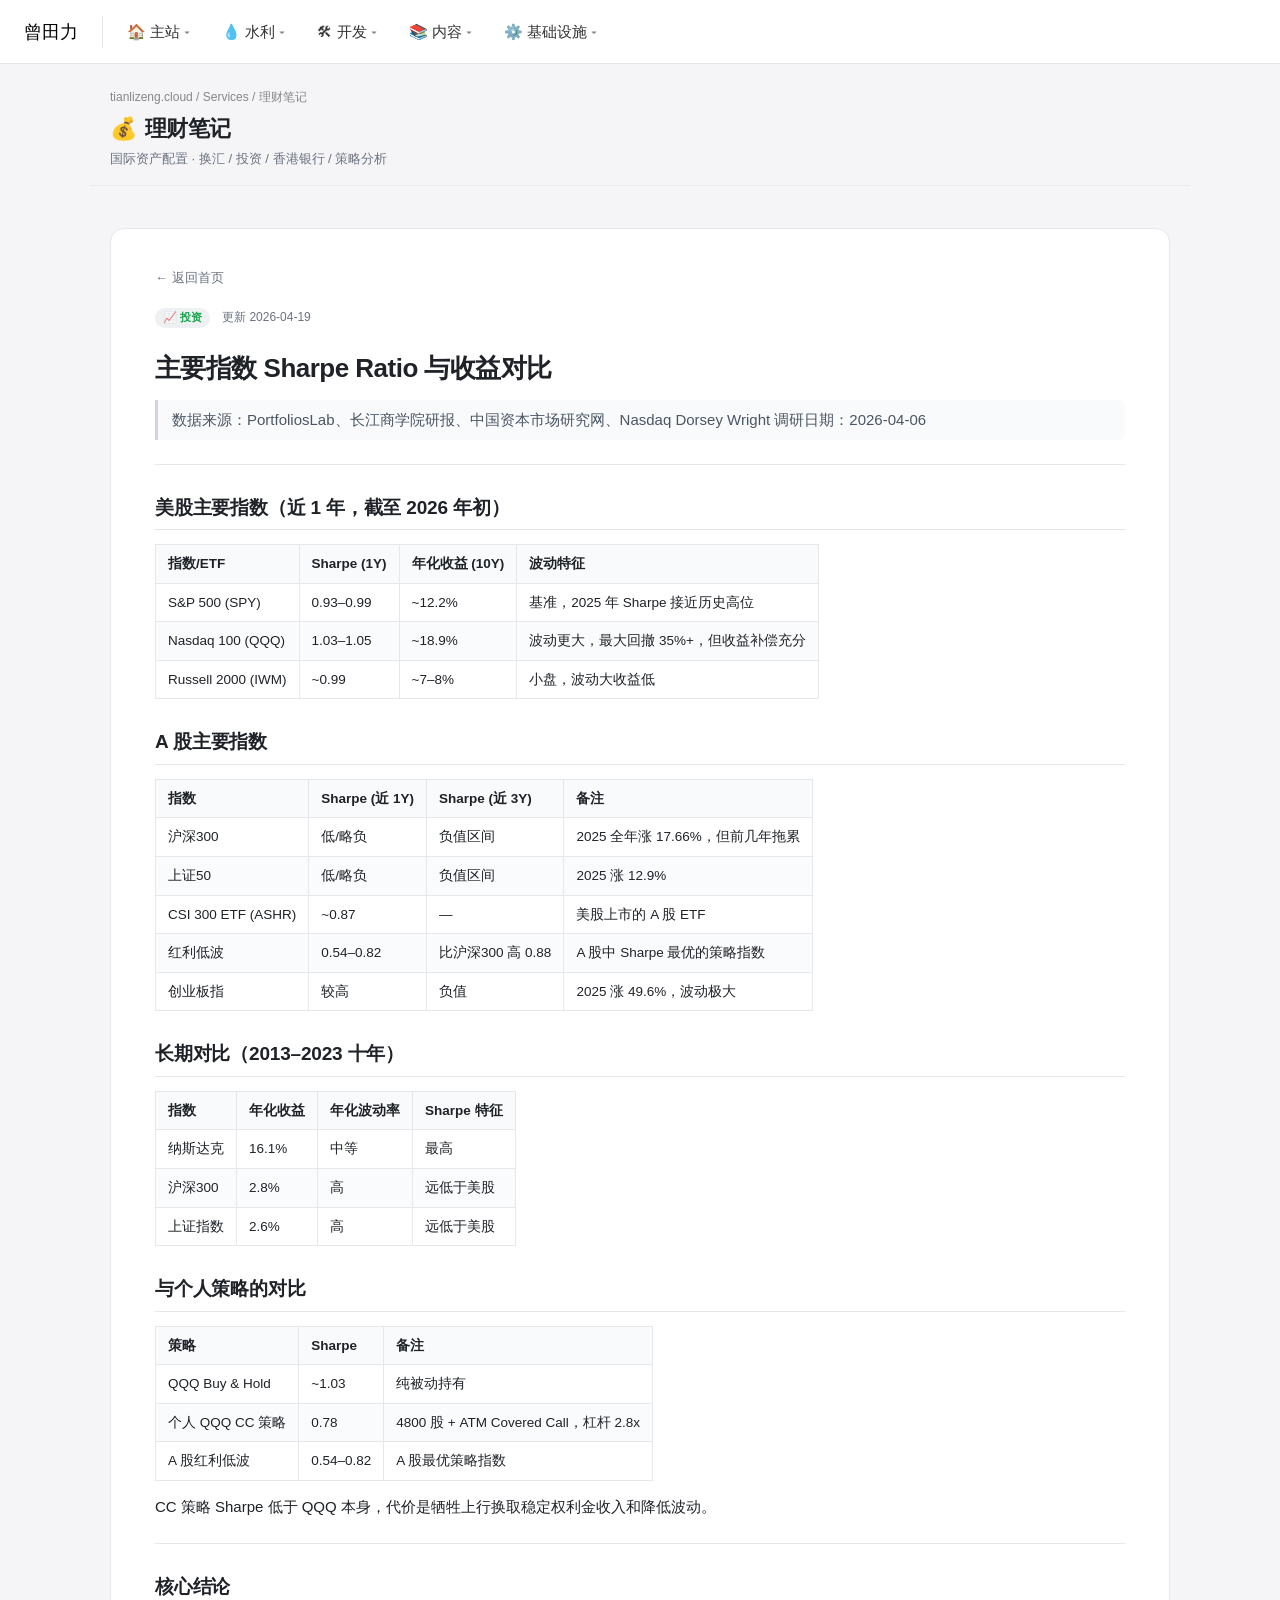
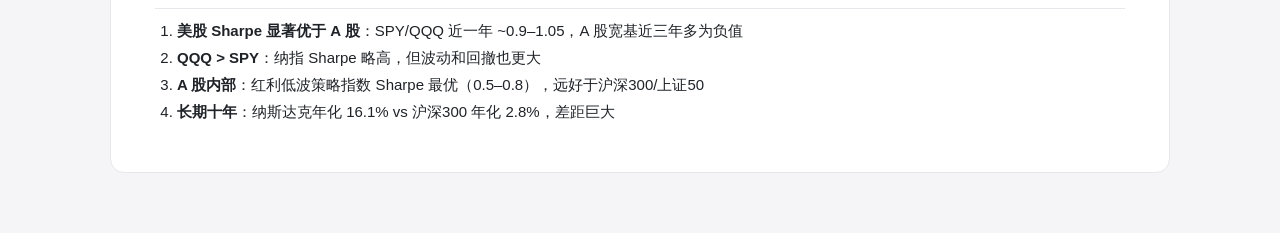
<file: site/index-sharpe/index.html>
<!DOCTYPE html>
<html lang="zh-CN">
<head>
<meta charset="utf-8">
<meta name="viewport" content="width=device-width,initial-scale=1">
<title>主要指数 Sharpe Ratio 对比 — 理财笔记</title>
<meta name="description" content="A 股 / 美股 / 港股 长期 Sharpe 横截面，量化对比宽基指数的风险调整收益">
<style>
/* tianlizeng.cloud 站群统一站内样式 (SSOT)
 * 来源：~/Dev/devtools/lib/templates/site-content.css
 * 编辑这里 → /site-content-refresh 同步到所有消费者站
 * 视觉对标：services 页 (~/Dev/website/components/service-dashboard.tsx)
 */

/* ===== 页面骨架 ===== */
body.tlz-page {
  background: #f5f5f7;
  color: #1d1d1f;
  font-family: -apple-system, BlinkMacSystemFont, 'PingFang SC', 'Helvetica Neue', Helvetica, Arial, sans-serif;
  margin: 0;
}

.tlz-container {
  max-width: 1280px;
  margin: 0 auto;
  padding: 0 24px 48px;
}
@media (min-width: 768px) {
  .tlz-container { padding: 0 32px 48px; }
}

/* ===== Stats bar（统计条，site-header 之下）===== */
.tlz-stats-bar {
  display: flex; flex-wrap: wrap; align-items: center; justify-content: center;
  gap: 16px;
  margin: 24px 0 32px;
  font-size: 14px; color: #86868b;
}
.tlz-stats-bar > * { display: inline-flex; align-items: center; gap: 6px; }
.tlz-stats-bar strong { color: #1d1d1f; font-weight: 500; }

/* ===== Search box ===== */
.tlz-search-wrap {
  position: relative;
  width: 100%; max-width: 448px;
  margin: 0 auto 32px;
}
.tlz-search {
  width: 100%; box-sizing: border-box;
  padding: 10px 16px 10px 40px;
  background: rgba(255,255,255,0.5);
  -webkit-backdrop-filter: blur(20px);
  backdrop-filter: blur(20px);
  border: 1px solid rgba(255,255,255,0.6);
  border-radius: 12px;
  font: 14px/1.4 inherit;
  color: #1d1d1f; outline: none;
  transition: border-color 0.15s, box-shadow 0.15s;
}
.tlz-search:focus {
  border-color: rgba(0,113,227,0.3);
  box-shadow: 0 0 0 3px rgba(0,113,227,0.20);
}
.tlz-search::placeholder { color: rgba(134,134,139,0.6); }

/* ===== Filter buttons ===== */
.tlz-filters { display: flex; flex-wrap: wrap; gap: 8px; justify-content: center; margin-bottom: 24px; }
.tlz-btn {
  padding: 6px 14px;
  background: rgba(255,255,255,0.5);
  -webkit-backdrop-filter: blur(20px);
  backdrop-filter: blur(20px);
  border: 1px solid rgba(255,255,255,0.6);
  border-radius: 999px;
  font: 13px/1 inherit; color: #6b7280;
  cursor: pointer;
  transition: all 0.15s;
}
.tlz-btn:hover { background: rgba(255,255,255,0.7); color: #1d1d1f; }
.tlz-btn.active { background: #1f2328; color: #fff; border-color: #1f2328; }

/* ===== Section（一个分组）===== */
.tlz-section { margin-bottom: 40px; }
.tlz-section-title {
  display: flex; align-items: center; gap: 8px;
  margin-bottom: 16px;
  font-size: 18px; font-weight: 600; color: #1d1d1f;
}
.tlz-section-title .tlz-icon { font-size: 20px; line-height: 1; }
.tlz-section-title .tlz-count { font-size: 12px; color: #86868b; font-weight: 400; margin-left: 4px; }

/* ===== Grid ===== */
.tlz-grid {
  display: grid;
  grid-template-columns: 1fr;
  gap: 8px;
}
@media (min-width: 768px) {
  .tlz-grid { grid-template-columns: 1fr 1fr; }
}

/* ===== Card（玻璃卡片，所有 list item 都用这个）===== */
.tlz-card {
  display: flex; align-items: center; gap: 12px;
  background: rgba(255,255,255,0.5);
  -webkit-backdrop-filter: blur(20px);
  backdrop-filter: blur(20px);
  border: 1px solid rgba(255,255,255,0.6);
  border-radius: 12px;
  padding: 12px 16px;
  text-decoration: none; color: inherit;
  transition: all 0.2s;
}
.tlz-card:hover {
  background: rgba(255,255,255,0.7);
  box-shadow: 0 4px 12px rgba(0,0,0,0.06);
}
.tlz-card-body { min-width: 0; flex: 1; }
.tlz-card-header { display: flex; align-items: center; gap: 8px; }
.tlz-card-name {
  font-size: 14px; font-weight: 500; color: #1d1d1f;
  overflow: hidden; text-overflow: ellipsis; white-space: nowrap;
}
.tlz-card-meta {
  font-size: 10px; color: #86868b;
  font-family: ui-monospace, SFMono-Regular, Menlo, monospace;
  flex-shrink: 0;
}
.tlz-card-desc {
  font-size: 12px; color: #86868b;
  margin-top: 2px;
  overflow: hidden; text-overflow: ellipsis; white-space: nowrap;
}
.tlz-card-tail { display: flex; align-items: center; gap: 8px; flex-shrink: 0; }

/* Card 行式变体（logs 时间线用）*/
.tlz-card--row .tlz-card-body { display: grid; grid-template-columns: 100px 1fr; gap: 12px; align-items: baseline; }
.tlz-card--row .tlz-card-meta { font-size: 12px; }

/* ===== Status dot ===== */
.tlz-dot { width: 10px; height: 10px; border-radius: 50%; flex-shrink: 0; display: inline-block; }
.tlz-dot--ok { background: #34c759; }
.tlz-dot--bad { background: #ff3b30; }
.tlz-dot--warn { background: #ff9500; }
.tlz-dot--unknown { background: #d2d2d7; }

/* ===== Tag chip ===== */
.tlz-tag {
  display: inline-block;
  background: rgba(0,0,0,0.06); color: #495057;
  font-size: 10px; font-weight: 500;
  padding: 1px 7px; border-radius: 4px;
  margin-right: 4px;
}

/* ===== Lock icon (CF Access 标识) ===== */
.tlz-lock {
  display: inline-block; width: 12px; height: 12px;
  vertical-align: middle; opacity: 0.5;
}

/* ===== Footer ===== */
.tlz-footer {
  text-align: center; color: #86868b; font-size: 12px;
  margin-top: 48px; padding: 24px 0;
  border-top: 1px solid rgba(0,0,0,0.05);
}
.tlz-footer a { color: #0071e3; text-decoration: none; }
.tlz-footer a:hover { text-decoration: underline; }

/* ===== Hidden helper ===== */
.tlz-hidden { display: none !important; }


:root{--bg:#f5f5f7;--card:#fff;--border:#e5e7eb;--text:#1f2328;--muted:#6b7280;--accent:#0071E3;}
*{margin:0;padding:0;box-sizing:border-box;}
body{background:var(--bg);color:var(--text);font:400 15px/1.6 -apple-system,BlinkMacSystemFont,'PingFang SC','Helvetica Neue',Helvetica,Arial,sans-serif;min-height:100vh;}
.tlz-container{max-width:1100px;margin:0 auto;padding:24px 20px 60px;}
a{color:var(--accent);}


.article{background:var(--card);border:1px solid var(--border);border-radius:14px;padding:36px 44px;margin-top:18px;}
.article .back{display:inline-block;color:var(--muted);font-size:13px;text-decoration:none;margin-bottom:20px;}
.article .back:hover{color:var(--accent);}
.article .meta-row{color:var(--muted);font-size:12px;margin-bottom:24px;display:flex;gap:12px;flex-wrap:wrap;}
.article .meta-row .group-chip{background:#eef0f2;color:var(--c);padding:1px 8px;border-radius:10px;font-weight:600;font-size:11px;}
.article h1{font-size:26px;font-weight:700;letter-spacing:-0.02em;color:#1f2328;margin:0 0 14px;line-height:1.3;}
.article h2{font-size:19px;font-weight:700;letter-spacing:-0.01em;margin:28px 0 10px;color:#1f2328;border-bottom:1px solid var(--border);padding-bottom:6px;}
.article h3{font-size:16px;font-weight:600;margin:20px 0 8px;color:#1f2328;}
.article h4{font-size:14px;font-weight:600;margin:14px 0 6px;color:#374151;}
.article p{margin:10px 0;}
.article ul,.article ol{margin:8px 0 12px 22px;}
.article li{margin:3px 0;}
.article code{background:#f1f3f5;color:#d6336c;font-family:ui-monospace,SFMono-Regular,monospace;font-size:13px;padding:1px 5px;border-radius:4px;}
.article pre{background:#0d1117;color:#e6edf3;padding:14px 16px;border-radius:8px;overflow-x:auto;font-size:13px;line-height:1.5;margin:12px 0;}
.article pre code{background:transparent;color:inherit;padding:0;font-size:13px;}
.article blockquote{border-left:3px solid #d1d5db;padding:4px 14px;margin:12px 0;color:#4b5563;background:#f9fafb;border-radius:0 6px 6px 0;}
.article blockquote p{margin:4px 0;}
.article table{border-collapse:collapse;margin:14px 0;font-size:13.5px;display:block;overflow-x:auto;max-width:100%;}
.article table thead{background:#f9fafb;}
.article th,.article td{border:1px solid var(--border);padding:8px 12px;text-align:left;}
.article th{font-weight:600;color:#1f2328;}
.article tr:nth-child(even) td{background:#fafbfc;}
.article hr{border:none;border-top:1px solid var(--border);margin:24px 0;}
.article a{color:var(--accent);}
.article img{max-width:100%;border-radius:8px;margin:12px 0;}
@media(max-width:640px){.article{padding:24px 20px;}.article h1{font-size:22px;}}

:root { --c: #16a34a; }
</style>
</head>
<body>
<style>
  /* ============================================================
     Mega Menu · HSBC-style unified light (R7.2)
     - Brand bar 64px · 单色浅灰 panel 全 4 列等宽
     - hover 触发 · 150ms 延迟关闭 · display:none 默认严格隐藏
     - html/body overflow-x:hidden 防横滚兜底
  ============================================================ */

  :root {
    --tlz-bg-panel:       #F5F5F5;
    --tlz-text-primary:   #111111;
    --tlz-text-secondary: #333333;
    --tlz-border-subtle:  #E5E5E5;
    --tlz-border-divider: #E0E0E0;
    --tlz-badge-border:   #BFBFBF;
    --tlz-badge-text:     #6B7177;
    --tlz-accent:         #D40000;
  }

  html, body { overflow-x: hidden; }
  body { padding-top: 64px !important; }

  .tlz-nav-stack {
    position: fixed; top: 0; left: 0; right: 0; z-index: 9999;
    font: 400 15px/1 -apple-system, BlinkMacSystemFont, 'PingFang SC', 'Helvetica Neue', sans-serif;
  }

  /* ===== Brand bar ===== */
  .tlz-nav {
    height: 64px;
    background: #FFFFFF;
    border-bottom: 1px solid var(--tlz-border-subtle);
    display: flex; align-items: center;
  }
  .tlz-nav-inner {
    max-width: 1280px; width: 100%; margin: 0 auto;
    padding: 0 24px; display: flex; align-items: center;
    min-width: 0;
  }
  .tlz-nav-brand {
    font-weight: 500; font-size: 18px; color: #000;
    text-decoration: none; transition: color 0.12s;
    flex-shrink: 0;
  }
  .tlz-nav-brand:hover { color: var(--tlz-accent); }
  .tlz-nav-sep { width: 1px; height: 32px; background: var(--tlz-border-subtle); margin: 0 24px; flex-shrink: 0; }

  .tlz-nav-triggers { display: flex; align-items: center; gap: 32px; flex: 1; min-width: 0; }
  .tlz-nav .mega-trigger {
    background: transparent; border: 0;
    font: inherit; font-size: 15px; font-weight: 400;
    color: var(--tlz-text-secondary);
    padding: 8px 0; cursor: pointer;
    display: inline-flex; align-items: center; gap: 4px;
    transition: color 0.12s; white-space: nowrap;
  }
  .tlz-nav .mega-trigger::after {
    content: "\25be"; font-size: 12px; opacity: 0.6;
    transition: transform 0.18s ease-out;
  }
  .tlz-nav .mega-trigger:hover { color: #000; }
  .tlz-nav .mega-trigger[aria-expanded="true"] { color: #000; font-weight: 500; }
  .tlz-nav .mega-trigger[aria-expanded="true"]::after { transform: rotate(180deg); }
  .tlz-nav .mega-trigger.current { color: #000; font-weight: 500; }

  /* ===== Mega Panel · 默认完全隐藏 ===== */
  .tlz-mega-panel {
    position: fixed; top: 64px; left: 0; right: 0;
    background: var(--tlz-bg-panel);
    display: none;
    max-height: calc(100vh - 64px);
    overflow-y: auto;
    box-shadow: 0 8px 16px -8px rgba(0,0,0,0.08);
  }
  .tlz-mega-panel[data-open="true"] { display: block; }

  /* 内部 max-width 1280px 居中 · 4 列等宽 */
  .tlz-mega-inner {
    max-width: 1280px; width: 100%;
    margin: 0 auto;
    padding: 40px 48px;
    display: grid;
    grid-template-columns: repeat(4, minmax(0, 1fr));
    gap: 0;
    min-height: 320px;
  }

  .tlz-mega-col {
    padding: 0 24px;
    border-right: 1px solid var(--tlz-border-divider);
    min-width: 0;
  }
  .tlz-mega-col:first-child { padding-left: 0; }
  .tlz-mega-col:last-child { border-right: 0; padding-right: 0; }

  /* Group */
  .tlz-mega-group { margin-bottom: 24px; }
  .tlz-mega-group:last-child { margin-bottom: 0; }
  .tlz-mega-group h3 {
    font-size: 15px; font-weight: 600; color: var(--tlz-text-primary);
    margin: 0 0 12px;
  }
  .tlz-mega-group ul { list-style: none; padding: 0; margin: 0; }
  .tlz-mega-group a {
    display: inline-flex; align-items: center; gap: 8px;
    color: var(--tlz-text-secondary); text-decoration: none;
    font-size: 14px; font-weight: 400; line-height: 28px;
    transition: color 0.12s;
  }
  .tlz-mega-group a:hover { color: var(--tlz-accent); }

  /* CF badge（统一浅灰规格） */
  .tlz-mega-group .cf-badge {
    height: 18px; padding: 0 6px;
    display: inline-flex; align-items: center;
    font-size: 10px; font-weight: 500; letter-spacing: 0.05em;
    color: var(--tlz-badge-text);
    background: transparent;
    border: 1px solid var(--tlz-badge-border);
    border-radius: 3px;
    flex-shrink: 0;
  }

  /* Hamburger */
  .tlz-nav-hamburger {
    display: none; background: transparent; border: 0;
    color: var(--tlz-text-secondary); padding: 8px; margin-left: auto;
    cursor: pointer; font-size: 20px;
  }

  /* ===== 响应式 ===== */
  @media (max-width: 1023px) {
    .tlz-mega-inner {
      grid-template-columns: repeat(2, minmax(0, 1fr));
      padding: 32px 24px;
    }
    .tlz-mega-col:nth-child(2n) { border-right: 0; padding-right: 0; }
    .tlz-mega-col:nth-child(n+3) {
      padding-top: 24px; margin-top: 24px;
      border-top: 1px solid var(--tlz-border-divider);
    }
    .tlz-mega-col:nth-child(3) { padding-left: 0; }
  }

  @media (max-width: 768px) {
    body { padding-top: 56px !important; }
    .tlz-nav { height: 56px; }
    .tlz-nav-inner { padding: 0 16px; }
    .tlz-nav-sep { display: none; }
    .tlz-nav-triggers { display: none; }
    .tlz-nav-hamburger { display: inline-flex; }

    .tlz-nav-stack[data-mobile-open="true"] .tlz-nav-triggers {
      display: flex; flex-direction: column; align-items: stretch;
      position: fixed; top: 56px; left: 0; right: 0; bottom: 0;
      background: #FFFFFF;
      padding: 0; gap: 0; overflow-y: auto; z-index: 10000;
    }
    .tlz-nav-stack[data-mobile-open="true"] .mega-trigger {
      width: 100%; justify-content: space-between;
      padding: 16px 20px; border-radius: 0;
      border-bottom: 1px solid var(--tlz-border-subtle);
      font-size: 16px;
    }

    .tlz-mega-panel {
      top: 56px; max-height: calc(100vh - 56px);
      position: static; box-shadow: none;
    }
    .tlz-mega-inner {
      grid-template-columns: 1fr;
      padding: 16px 20px;
    }
    .tlz-mega-col {
      padding: 0 !important;
      border-right: 0 !important;
      border-top: 0 !important;
      margin-top: 16px !important;
    }
    .tlz-mega-col:first-child { margin-top: 0 !important; }
  }
</style>
<div class="tlz-nav-stack" data-mobile-open="false">
<nav class="tlz-nav" aria-label="站群导航"><div class="tlz-nav-inner">
  <a class="tlz-nav-brand" href="https://tianlizeng.cloud/" data-site="home">曾田力</a>
  <div class="tlz-nav-sep" aria-hidden="true"></div>
  <div class="tlz-nav-triggers" role="menubar">
    <button class="mega-trigger" data-cat="home" role="menuitem" aria-haspopup="menu" aria-expanded="false" aria-controls="mega-panel-home">🏠 主站</button>
    <button class="mega-trigger" data-cat="hydro" role="menuitem" aria-haspopup="menu" aria-expanded="false" aria-controls="mega-panel-hydro">💧 水利</button>
    <button class="mega-trigger" data-cat="dev" role="menuitem" aria-haspopup="menu" aria-expanded="false" aria-controls="mega-panel-dev">🛠 开发</button>
    <button class="mega-trigger" data-cat="content" role="menuitem" aria-haspopup="menu" aria-expanded="false" aria-controls="mega-panel-content">📚 内容</button>
    <button class="mega-trigger" data-cat="infra" role="menuitem" aria-haspopup="menu" aria-expanded="false" aria-controls="mega-panel-infra">⚙️ 基础设施</button>
  </div>
  <button class="tlz-nav-hamburger" aria-label="菜单" aria-expanded="false" data-toggle="mobile">☰</button>
</div></nav>
<div class="tlz-mega-panel" data-for="home" id="mega-panel-home" role="menu" aria-label="🏠 主站" data-open="false">
  <div class="tlz-mega-inner">
    <div class="tlz-mega-col">
      <div class="tlz-mega-group">
        <h3>关于</h3>
        <ul>
          <li><a href="https://tianlizeng.cloud/about" role="menuitem"><span>关于我</span></a></li>
          <li><a href="https://tianlizeng.cloud/projects" role="menuitem"><span>作品</span></a></li>
          <li><a href="https://tianlizeng.cloud/research" role="menuitem"><span>研究</span></a></li>
          <li><a href="https://tianlizeng.cloud/blog" role="menuitem"><span>博客</span></a></li>
          <li><a href="https://tianlizeng.cloud/life" role="menuitem"><span>生活</span></a></li>
        </ul>
      </div>
    </div>
    <div class="tlz-mega-col">
      <div class="tlz-mega-group">
        <h3>入口</h3>
        <ul>
          <li><a href="https://tianlizeng.cloud/services" role="menuitem"><span>服务总览</span></a></li>
          <li><a href="https://stack.tianlizeng.cloud" role="menuitem"><span>Stack</span></a></li>
          <li><a href="https://cmds.tianlizeng.cloud" role="menuitem"><span>CC Docs</span><span class="cf-badge">CF</span></a></li>
          <li><a href="https://dashboard.tianlizeng.cloud" role="menuitem"><span>Dashboard</span></a></li>
          <li><a href="https://dashboard.tianlizeng.cloud/auggie" role="menuitem"><span>Auggie</span></a></li>
          <li><a href="https://tianlizeng.cloud/search" role="menuitem"><span>搜索</span></a></li>
        </ul>
      </div>
    </div>
    <div class="tlz-mega-col">
    </div>
    <div class="tlz-mega-col">
    </div>
  </div>
</div>
<div class="tlz-mega-panel" data-for="hydro" id="mega-panel-hydro" role="menu" aria-label="💧 水利" data-open="false">
  <div class="tlz-mega-inner">
    <div class="tlz-mega-col">
      <div class="tlz-mega-group">
        <h3>主平台</h3>
        <ul>
          <li><a href="https://hydro.tianlizeng.cloud" role="menuitem"><span>Hydro Toolkit</span></a></li>
        </ul>
      </div>
    </div>
    <div class="tlz-mega-col">
      <div class="tlz-mega-group">
        <h3>水资源/调度</h3>
        <ul>
          <li><a href="https://hydro-annual.tianlizeng.cloud" role="menuitem"><span>水资源年报</span></a></li>
          <li><a href="https://hydro-reservoir.tianlizeng.cloud" role="menuitem"><span>水库群调度</span></a></li>
          <li><a href="https://hydro-district.tianlizeng.cloud" role="menuitem"><span>河区调度</span></a></li>
        </ul>
      </div>
    </div>
    <div class="tlz-mega-col">
      <div class="tlz-mega-group">
        <h3>评估/编码</h3>
        <ul>
          <li><a href="https://hydro-efficiency.tianlizeng.cloud" role="menuitem"><span>水效评估</span></a></li>
          <li><a href="https://hydro-geocode.tianlizeng.cloud" role="menuitem"><span>地理编码</span></a></li>
          <li><a href="https://hydro-capacity.tianlizeng.cloud" role="menuitem"><span>纳污能力</span></a></li>
        </ul>
      </div>
    </div>
    <div class="tlz-mega-col">
      <div class="tlz-mega-group">
        <h3>风险/降雨</h3>
        <ul>
          <li><a href="https://hydro-risk.tianlizeng.cloud" role="menuitem"><span>风险图数据</span></a></li>
          <li><a href="https://hydro-rainfall.tianlizeng.cloud" role="menuitem"><span>降雨径流</span></a></li>
          <li><a href="https://hydro-irrigation.tianlizeng.cloud" role="menuitem"><span>灌溉需水</span></a></li>
        </ul>
      </div>
    </div>
  </div>
</div>
<div class="tlz-mega-panel" data-for="dev" id="mega-panel-dev" role="menu" aria-label="🛠 开发" data-open="false">
  <div class="tlz-mega-inner">
    <div class="tlz-mega-col">
      <div class="tlz-mega-group">
        <h3>子域服务</h3>
        <ul>
          <li><a href="https://dashboard.tianlizeng.cloud" role="menuitem"><span>Repo Dashboard</span></a></li>
          <li><a href="https://cclog.tianlizeng.cloud" role="menuitem"><span>CC 会话日志</span></a></li>
          <li><a href="https://logs.tianlizeng.cloud" role="menuitem"><span>Logs</span><span class="cf-badge">CF</span></a></li>
          <li><a href="https://dockit.tianlizeng.cloud" role="menuitem"><span>Dockit</span></a></li>
          <li><a href="https://stack.tianlizeng.cloud" role="menuitem"><span>Stack</span><span class="cf-badge">CF</span></a></li>
          <li><a href="https://cmds.tianlizeng.cloud" role="menuitem"><span>CC Docs</span><span class="cf-badge">CF</span></a></li>
          <li><a href="https://playbooks.tianlizeng.cloud" role="menuitem"><span>Playbooks</span><span class="cf-badge">CF</span></a></li>
        </ul>
      </div>
    </div>
    <div class="tlz-mega-col">
      <div class="tlz-mega-group">
        <h3>工具库</h3>
        <ul>
          <li><a href="https://github.com/zengtianli/cc-configs" role="menuitem"><span>cc-configs</span></a></li>
          <li><a href="https://github.com/zengtianli/devtools" role="menuitem"><span>devtools</span></a></li>
          <li><a href="https://github.com/zengtianli/doctools" role="menuitem"><span>doctools</span></a></li>
          <li><a href="https://github.com/zengtianli/mactools" role="menuitem"><span>mactools</span></a></li>
          <li><a href="https://github.com/zengtianli/clashx" role="menuitem"><span>clashx</span></a></li>
        </ul>
      </div>
    </div>
    <div class="tlz-mega-col">
      <div class="tlz-mega-group">
        <h3>Raycast / 配置</h3>
        <ul>
          <li><a href="https://github.com/zengtianli/raycast" role="menuitem"><span>raycast</span></a></li>
          <li><a href="https://github.com/zengtianli/configs" role="menuitem"><span>configs</span></a></li>
        </ul>
      </div>
    </div>
    <div class="tlz-mega-col">
    </div>
  </div>
</div>
<div class="tlz-mega-panel" data-for="content" id="mega-panel-content" role="menu" aria-label="📚 内容" data-open="false">
  <div class="tlz-mega-inner">
    <div class="tlz-mega-col">
      <div class="tlz-mega-group">
        <h3>日志 / 知识</h3>
        <ul>
          <li><a href="https://logs.tianlizeng.cloud" role="menuitem"><span>Logs</span><span class="cf-badge">CF</span></a></li>
          <li><a href="https://docs.tianlizeng.cloud" role="menuitem"><span>知识库</span><span class="cf-badge">CF</span></a></li>
          <li><a href="https://audiobook.tianlizeng.cloud" role="menuitem"><span>有声书</span></a></li>
          <li><a href="https://cclog.tianlizeng.cloud" role="menuitem"><span>CC 会话</span></a></li>
          <li><a href="https://playbooks.tianlizeng.cloud" role="menuitem"><span>Playbooks</span><span class="cf-badge">CF</span></a></li>
        </ul>
      </div>
    </div>
    <div class="tlz-mega-col">
      <div class="tlz-mega-group">
        <h3>投资</h3>
        <ul>
          <li><a href="https://assets.tianlizeng.cloud" role="menuitem"><span>理财笔记</span></a></li>
          <li><a href="https://cc-options.tianlizeng.cloud" role="menuitem"><span>QQQ CC Dashboard</span><span class="cf-badge">CF</span></a></li>
        </ul>
      </div>
    </div>
    <div class="tlz-mega-col">
    </div>
    <div class="tlz-mega-col">
    </div>
  </div>
</div>
<div class="tlz-mega-panel" data-for="infra" id="mega-panel-infra" role="menu" aria-label="⚙️ 基础设施" data-open="false">
  <div class="tlz-mega-inner">
    <div class="tlz-mega-col">
      <div class="tlz-mega-group">
        <h3>监控 / 自动化</h3>
        <ul>
          <li><a href="https://status.tianlizeng.cloud" role="menuitem"><span>Uptime Kuma</span><span class="cf-badge">CF</span></a></li>
          <li><a href="https://n8n.tianlizeng.cloud" role="menuitem"><span>n8n</span><span class="cf-badge">CF</span></a></li>
        </ul>
      </div>
    </div>
    <div class="tlz-mega-col">
      <div class="tlz-mega-group">
        <h3>代理</h3>
        <ul>
          <li><a href="https://proxy.tianlizeng.cloud" role="menuitem"><span>OAuth Proxy</span><span class="cf-badge">CF</span></a></li>
          <li><a href="https://panel.tianlizeng.cloud" role="menuitem"><span>Marzban</span></a></li>
          <li><a href="https://sub.tianlizeng.cloud" role="menuitem"><span>Marzban 订阅</span></a></li>
        </ul>
      </div>
    </div>
    <div class="tlz-mega-col">
      <div class="tlz-mega-group">
        <h3>WEBHOOK</h3>
        <ul>
          <li><a href="https://webhook.tianlizeng.cloud" role="menuitem"><span>Webhook</span></a></li>
        </ul>
      </div>
    </div>
    <div class="tlz-mega-col">
    </div>
  </div>
</div>
</div>
<script>(function(){
  var stack=document.querySelector('.tlz-nav-stack');
  if(!stack)return;
  var triggers=stack.querySelectorAll('.mega-trigger');
  var panels=stack.querySelectorAll('.tlz-mega-panel');
  var hamburger=stack.querySelector('.tlz-nav-hamburger');
  var activeKey=null,hideTimer=null;
  function hideAll(){
    panels.forEach(function(p){p.setAttribute('data-open','false');});
    triggers.forEach(function(t){t.setAttribute('aria-expanded','false');});
    activeKey=null;
  }
  function show(k){
    if(hideTimer){clearTimeout(hideTimer);hideTimer=null;}
    if(activeKey===k)return;
    hideAll();
    var t=stack.querySelector('.mega-trigger[data-cat="'+k+'"]');
    var p=stack.querySelector('.tlz-mega-panel[data-for="'+k+'"]');
    if(!t||!p)return;
    t.setAttribute('aria-expanded','true');
    p.setAttribute('data-open','true');
    activeKey=k;
  }
  function schedHide(){if(hideTimer)clearTimeout(hideTimer);hideTimer=setTimeout(hideAll,160);}
  triggers.forEach(function(t){
    var k=t.getAttribute('data-cat');
    t.addEventListener('mouseenter',function(){show(k);});
    t.addEventListener('click',function(e){e.preventDefault();if(activeKey===k)hideAll();else show(k);});
    t.addEventListener('mouseleave',schedHide);
  });
  panels.forEach(function(p){
    p.addEventListener('mouseenter',function(){if(hideTimer){clearTimeout(hideTimer);hideTimer=null;}});
    p.addEventListener('mouseleave',schedHide);
  });
  document.addEventListener('click',function(e){if(!stack.contains(e.target))hideAll();});
  document.addEventListener('keydown',function(e){if(e.key==='Escape')hideAll();});
  if(hamburger){
    hamburger.addEventListener('click',function(){
      var open=stack.getAttribute('data-mobile-open')==='true';
      stack.setAttribute('data-mobile-open',open?'false':'true');
      hamburger.setAttribute('aria-expanded',open?'false':'true');
      if(open)hideAll();
    });
  }
  // current highlight
  var host=location.hostname;
  var noCur=["hammerspoon.tianlizeng.cloud", "audiobook.tianlizeng.cloud", "auggie.tianlizeng.cloud", "proxy.tianlizeng.cloud"];
  var hostMap={"stack.tianlizeng.cloud": "home", "cmds.tianlizeng.cloud": "home", "dashboard.tianlizeng.cloud": "dev", "logs.tianlizeng.cloud": "content", "docs.tianlizeng.cloud": "content", "audiobook.tianlizeng.cloud": "content", "cclog.tianlizeng.cloud": "content", "playbooks.tianlizeng.cloud": "content", "cc-options.tianlizeng.cloud": "content", "assets.tianlizeng.cloud": "content", "status.tianlizeng.cloud": "infra", "n8n.tianlizeng.cloud": "infra", "panel.tianlizeng.cloud": "infra", "sub.tianlizeng.cloud": "infra", "webhook.tianlizeng.cloud": "infra"};
  var curKey=null;
  if(noCur.indexOf(host)===-1){
    curKey=hostMap[host]||null;
    if(!curKey && (host==='hydro.tianlizeng.cloud' || host.indexOf('hydro-')===0)) curKey='hydro';
    if(!curKey && host==='tianlizeng.cloud') curKey='home';
  }
  if(curKey){
    var t=stack.querySelector('.mega-trigger[data-cat="'+curKey+'"]');
    if(t)t.classList.add('current');
  }
})();</script>

<style>
  .tlz-site-header {
    max-width: 1100px; margin: 0 auto; padding: 24px 20px 16px;
    border-bottom: 1px solid rgba(0,0,0,0.05);
    font: 400 14px/1.5 -apple-system, BlinkMacSystemFont, 'PingFang SC', Helvetica, sans-serif;
  }
  .tlz-site-header .tlz-crumb {
    font-size: 12px; color: #86868b; margin-bottom: 6px;
  }
  .tlz-site-header .tlz-crumb a {
    color: #86868b; text-decoration: none;
  }
  .tlz-site-header .tlz-crumb a:hover { color: #0071E3; }
  .tlz-site-header h1 {
    font-size: 22px; font-weight: 700; letter-spacing: -0.02em;
    color: #1f2328; margin: 0;
  }
  .tlz-site-header h1 .tlz-icon { margin-right: 8px; }
  .tlz-site-header .tlz-tagline {
    font-size: 13px; color: #6b7280; margin: 4px 0 0;
  }
</style>
<header class="tlz-site-header">
  <div class="tlz-crumb"><a href="https://tianlizeng.cloud/">tianlizeng.cloud</a> / <a href="https://tianlizeng.cloud/services">Services</a> / <span>理财笔记</span></div>
  <h1><span class="tlz-icon">💰</span>理财笔记</h1>
  <p class="tlz-tagline">国际资产配置 · 换汇 / 投资 / 香港银行 / 策略分析</p>
</header>

<div class="tlz-container">
<article class="article">
<a class="back" href="../">← 返回首页</a>
<div class="meta-row">
  <span class="group-chip">📈 投资</span>
  <span>更新 2026-04-19</span>
</div>
<h1 id="sharpe-ratio">主要指数 Sharpe Ratio 与收益对比</h1>
<blockquote>
<p>数据来源：PortfoliosLab、长江商学院研报、中国资本市场研究网、Nasdaq Dorsey Wright
调研日期：2026-04-06</p>
</blockquote>
<hr>
<h2 id="1-2026">美股主要指数（近 1 年，截至 2026 年初）</h2>
<table>
<thead>
<tr>
<th>指数/ETF</th>
<th>Sharpe (1Y)</th>
<th>年化收益 (10Y)</th>
<th>波动特征</th>
</tr>
</thead>
<tbody>
<tr>
<td>S&amp;P 500 (SPY)</td>
<td>0.93–0.99</td>
<td>~12.2%</td>
<td>基准，2025 年 Sharpe 接近历史高位</td>
</tr>
<tr>
<td>Nasdaq 100 (QQQ)</td>
<td>1.03–1.05</td>
<td>~18.9%</td>
<td>波动更大，最大回撤 35%+，但收益补偿充分</td>
</tr>
<tr>
<td>Russell 2000 (IWM)</td>
<td>~0.99</td>
<td>~7–8%</td>
<td>小盘，波动大收益低</td>
</tr>
</tbody>
</table>
<h2 id="a">A 股主要指数</h2>
<table>
<thead>
<tr>
<th>指数</th>
<th>Sharpe (近 1Y)</th>
<th>Sharpe (近 3Y)</th>
<th>备注</th>
</tr>
</thead>
<tbody>
<tr>
<td>沪深300</td>
<td>低/略负</td>
<td>负值区间</td>
<td>2025 全年涨 17.66%，但前几年拖累</td>
</tr>
<tr>
<td>上证50</td>
<td>低/略负</td>
<td>负值区间</td>
<td>2025 涨 12.9%</td>
</tr>
<tr>
<td>CSI 300 ETF (ASHR)</td>
<td>~0.87</td>
<td>—</td>
<td>美股上市的 A 股 ETF</td>
</tr>
<tr>
<td>红利低波</td>
<td>0.54–0.82</td>
<td>比沪深300 高 0.88</td>
<td>A 股中 Sharpe 最优的策略指数</td>
</tr>
<tr>
<td>创业板指</td>
<td>较高</td>
<td>负值</td>
<td>2025 涨 49.6%，波动极大</td>
</tr>
</tbody>
</table>
<h2 id="20132023">长期对比（2013–2023 十年）</h2>
<table>
<thead>
<tr>
<th>指数</th>
<th>年化收益</th>
<th>年化波动率</th>
<th>Sharpe 特征</th>
</tr>
</thead>
<tbody>
<tr>
<td>纳斯达克</td>
<td>16.1%</td>
<td>中等</td>
<td>最高</td>
</tr>
<tr>
<td>沪深300</td>
<td>2.8%</td>
<td>高</td>
<td>远低于美股</td>
</tr>
<tr>
<td>上证指数</td>
<td>2.6%</td>
<td>高</td>
<td>远低于美股</td>
</tr>
</tbody>
</table>
<h2 id="_1">与个人策略的对比</h2>
<table>
<thead>
<tr>
<th>策略</th>
<th>Sharpe</th>
<th>备注</th>
</tr>
</thead>
<tbody>
<tr>
<td>QQQ Buy &amp; Hold</td>
<td>~1.03</td>
<td>纯被动持有</td>
</tr>
<tr>
<td>个人 QQQ CC 策略</td>
<td>0.78</td>
<td>4800 股 + ATM Covered Call，杠杆 2.8x</td>
</tr>
<tr>
<td>A 股红利低波</td>
<td>0.54–0.82</td>
<td>A 股最优策略指数</td>
</tr>
</tbody>
</table>
<p>CC 策略 Sharpe 低于 QQQ 本身，代价是牺牲上行换取稳定权利金收入和降低波动。</p>
<hr>
<h2 id="_2">核心结论</h2>
<ol>
<li><strong>美股 Sharpe 显著优于 A 股</strong>：SPY/QQQ 近一年 ~0.9–1.05，A 股宽基近三年多为负值</li>
<li><strong>QQQ &gt; SPY</strong>：纳指 Sharpe 略高，但波动和回撤也更大</li>
<li><strong>A 股内部</strong>：红利低波策略指数 Sharpe 最优（0.5–0.8），远好于沪深300/上证50</li>
<li><strong>长期十年</strong>：纳斯达克年化 16.1% vs 沪深300 年化 2.8%，差距巨大</li>
</ol>
</article>
</div>
</body>
</html>
</file>
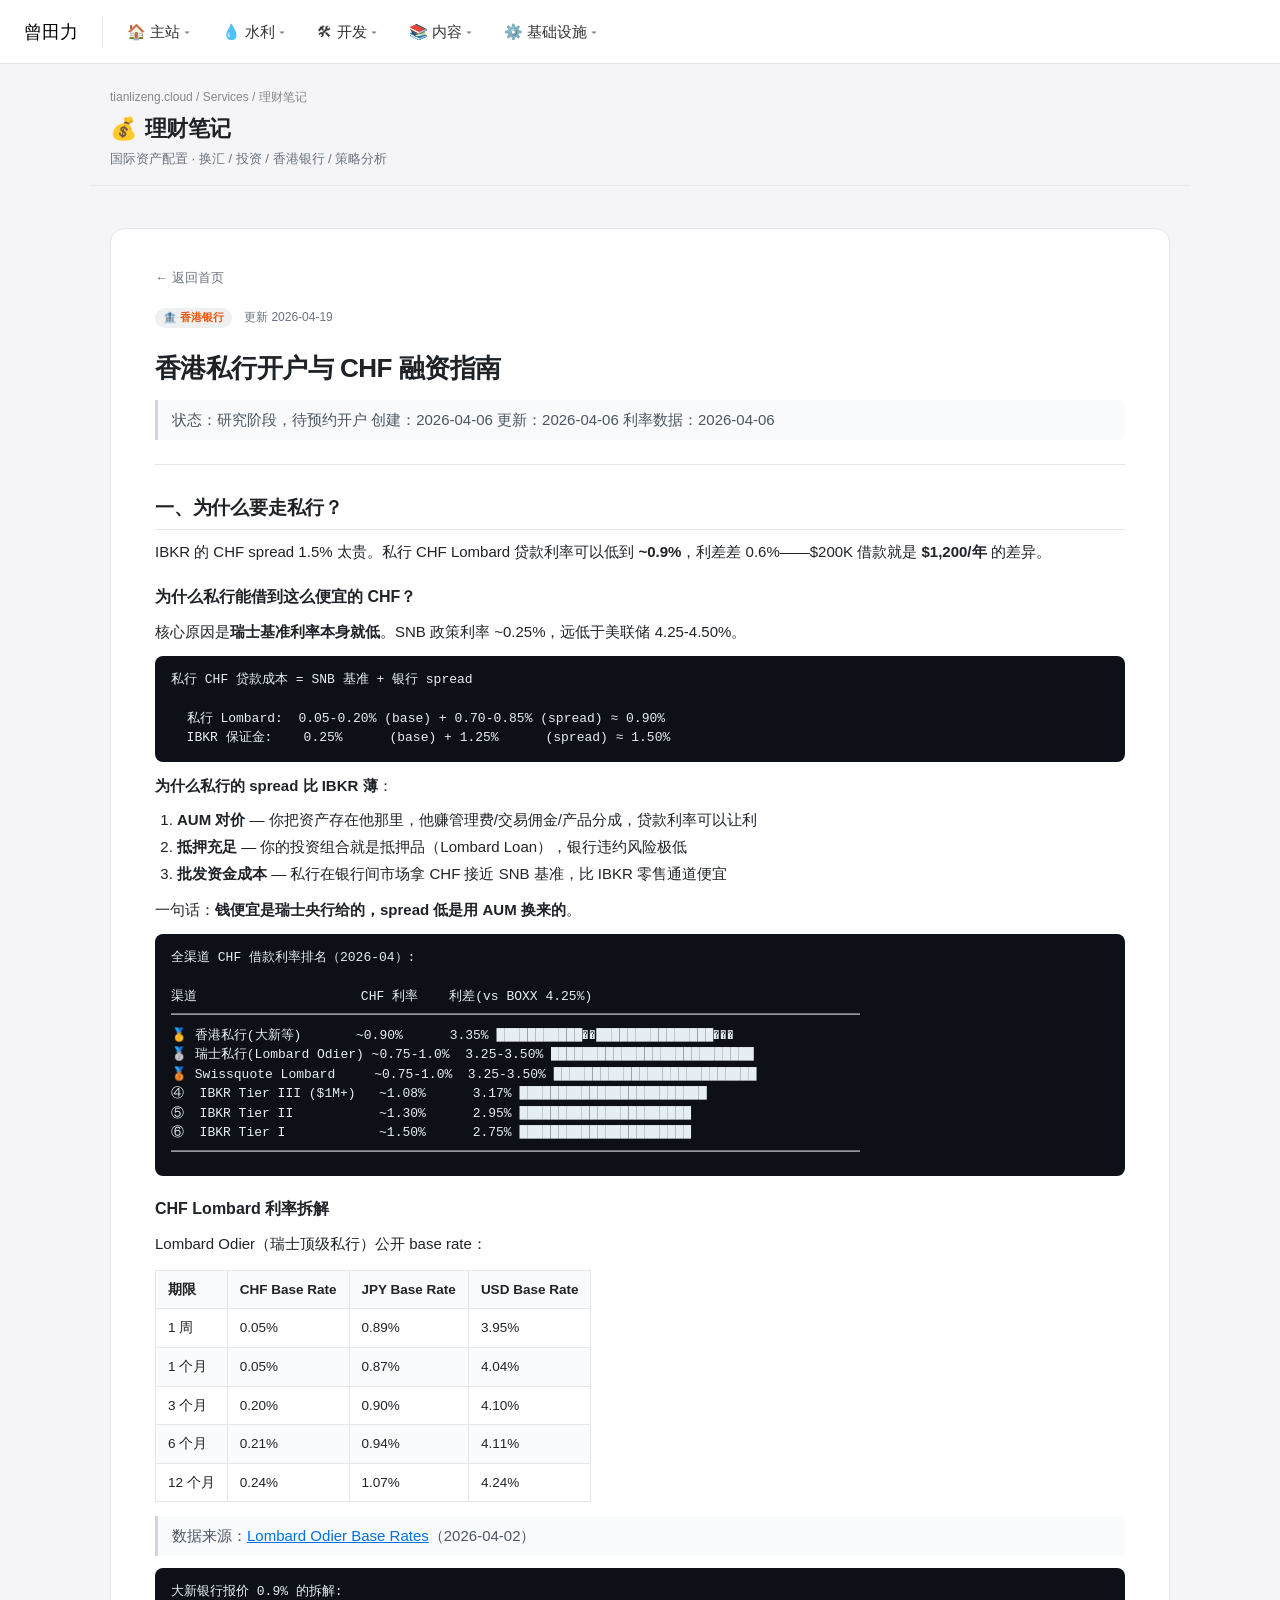
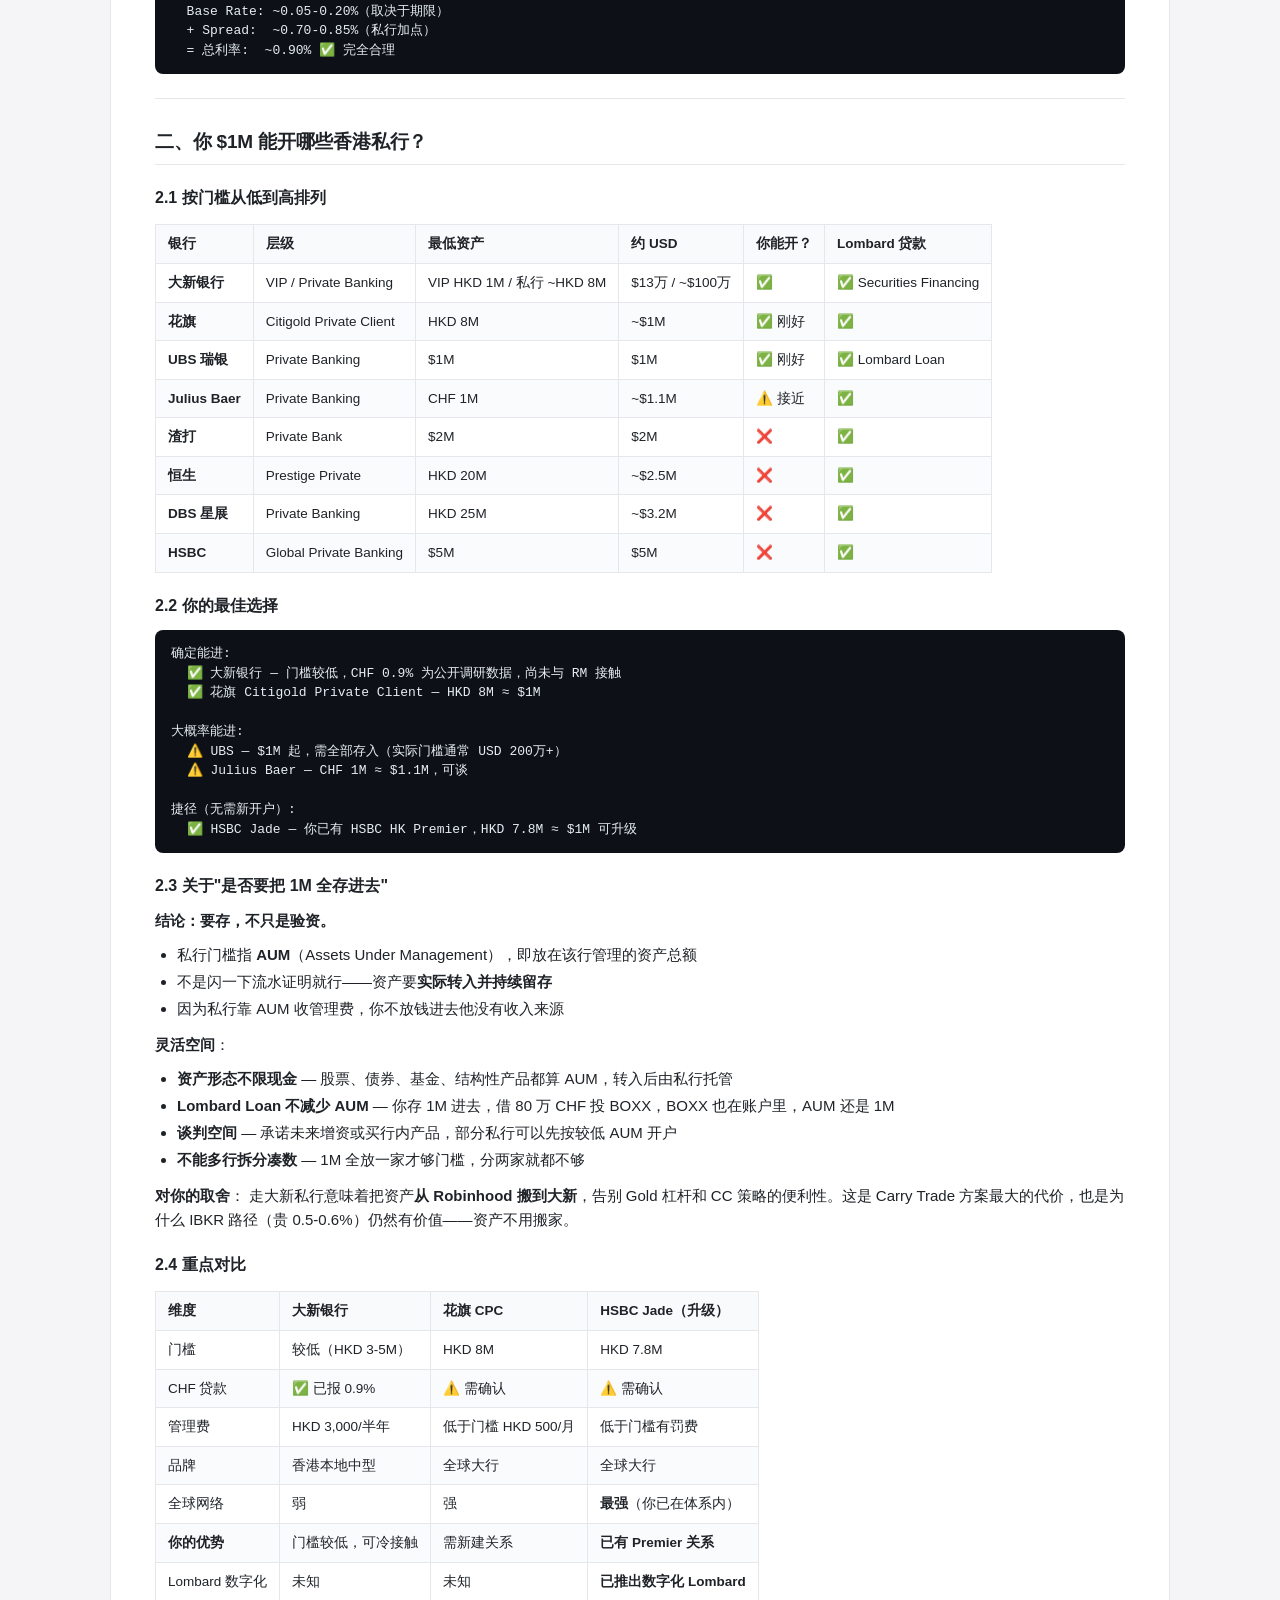
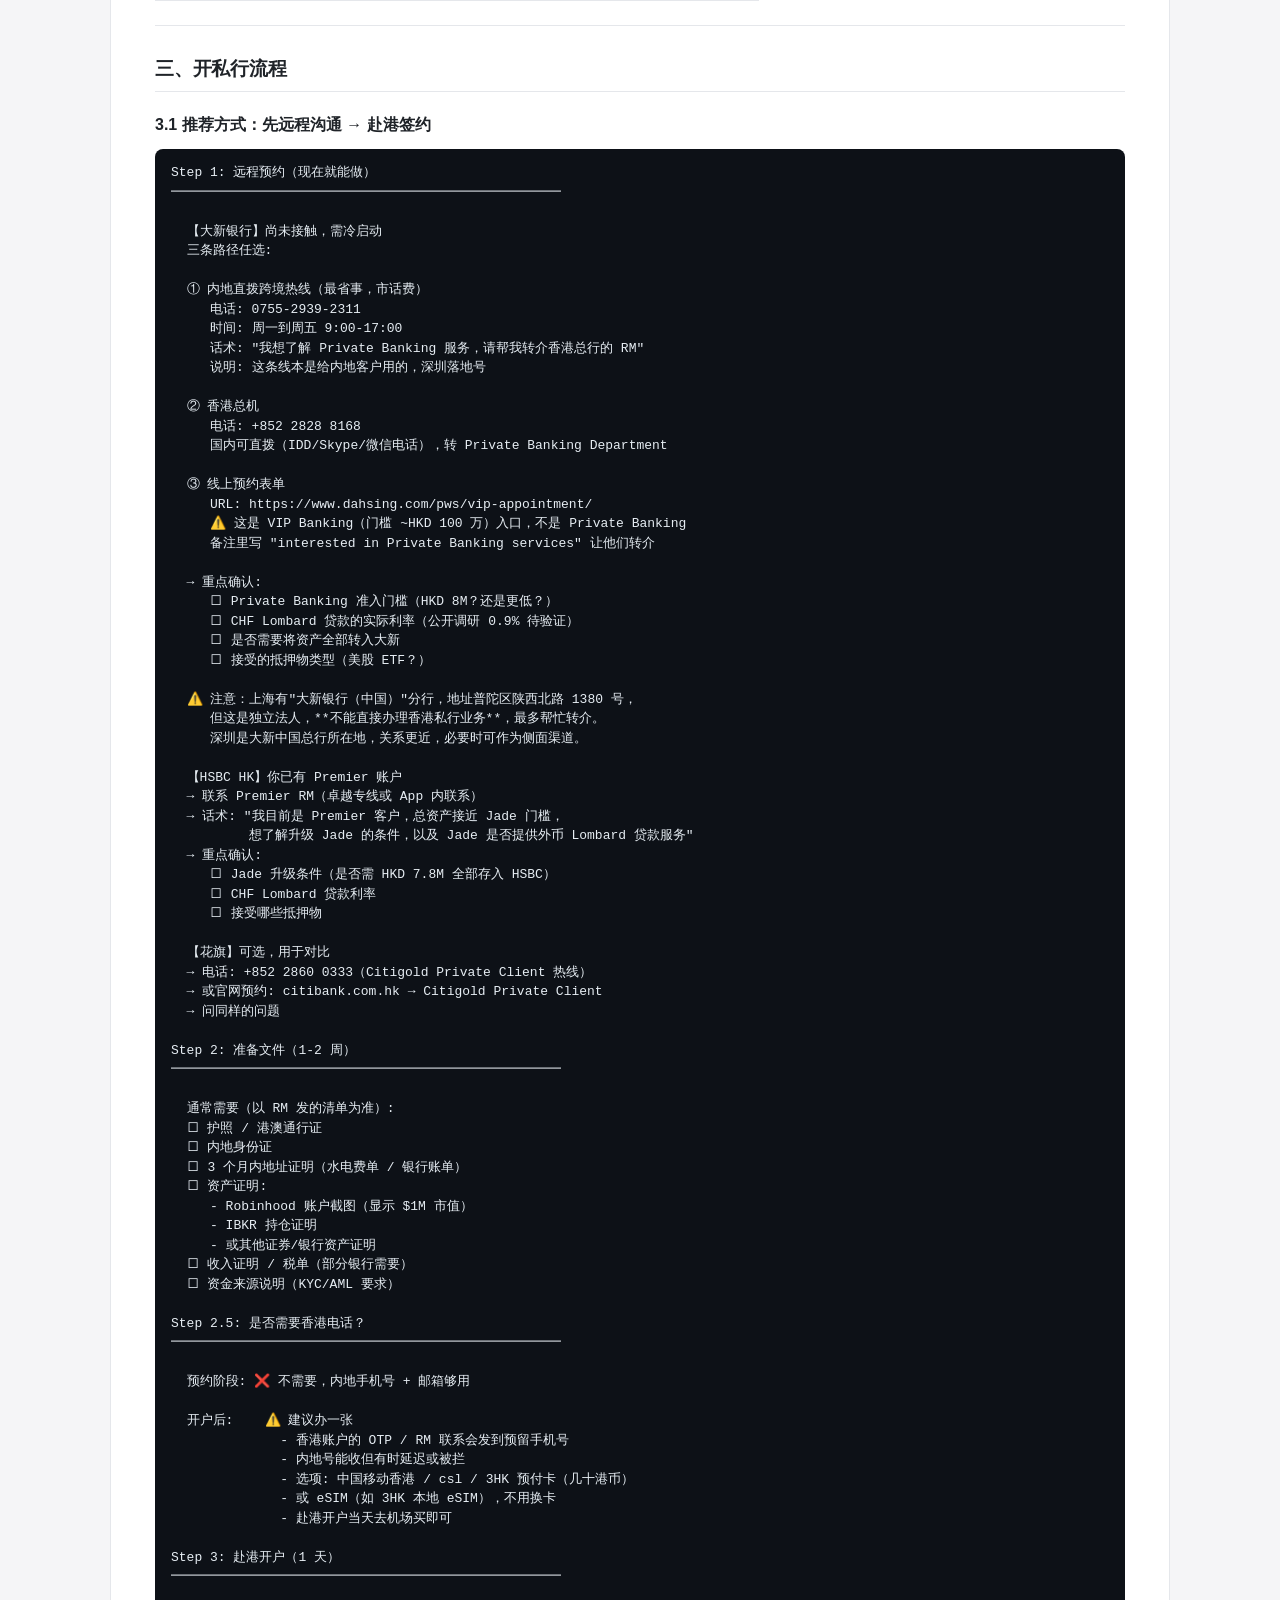
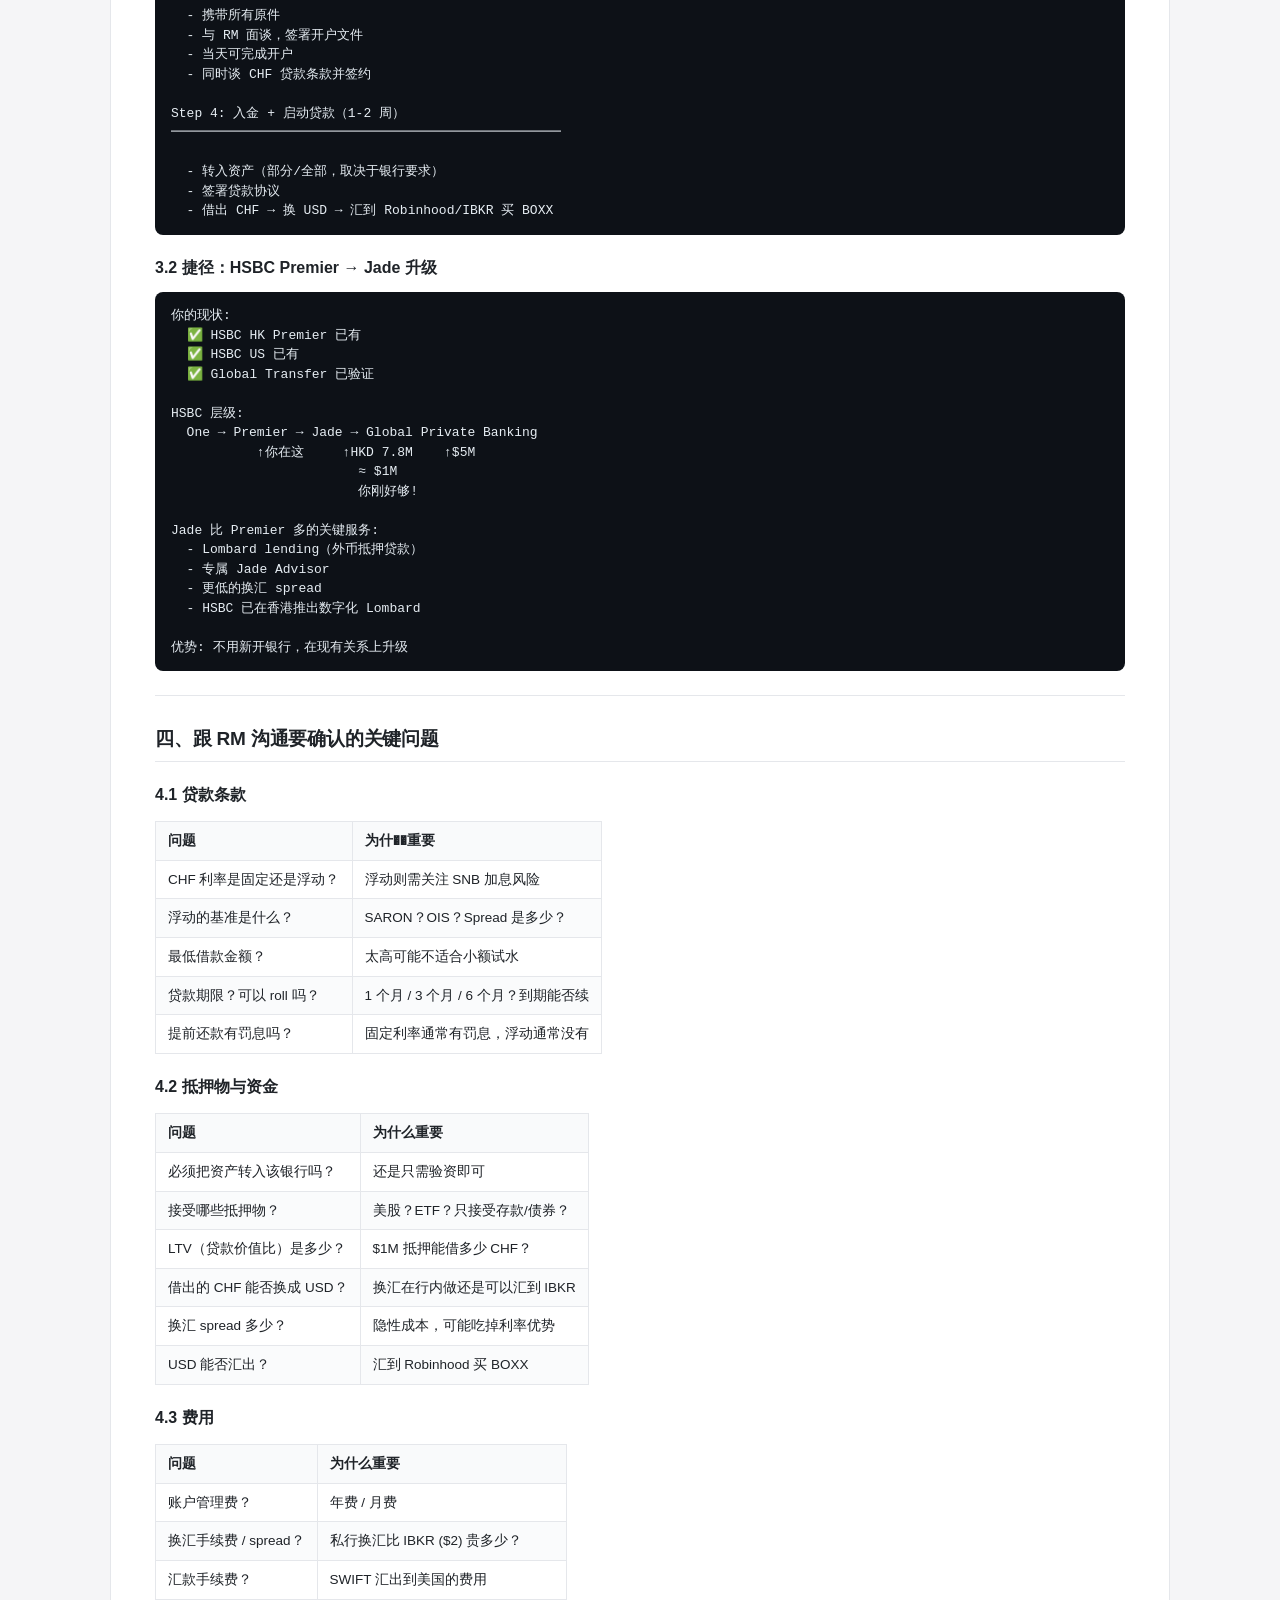
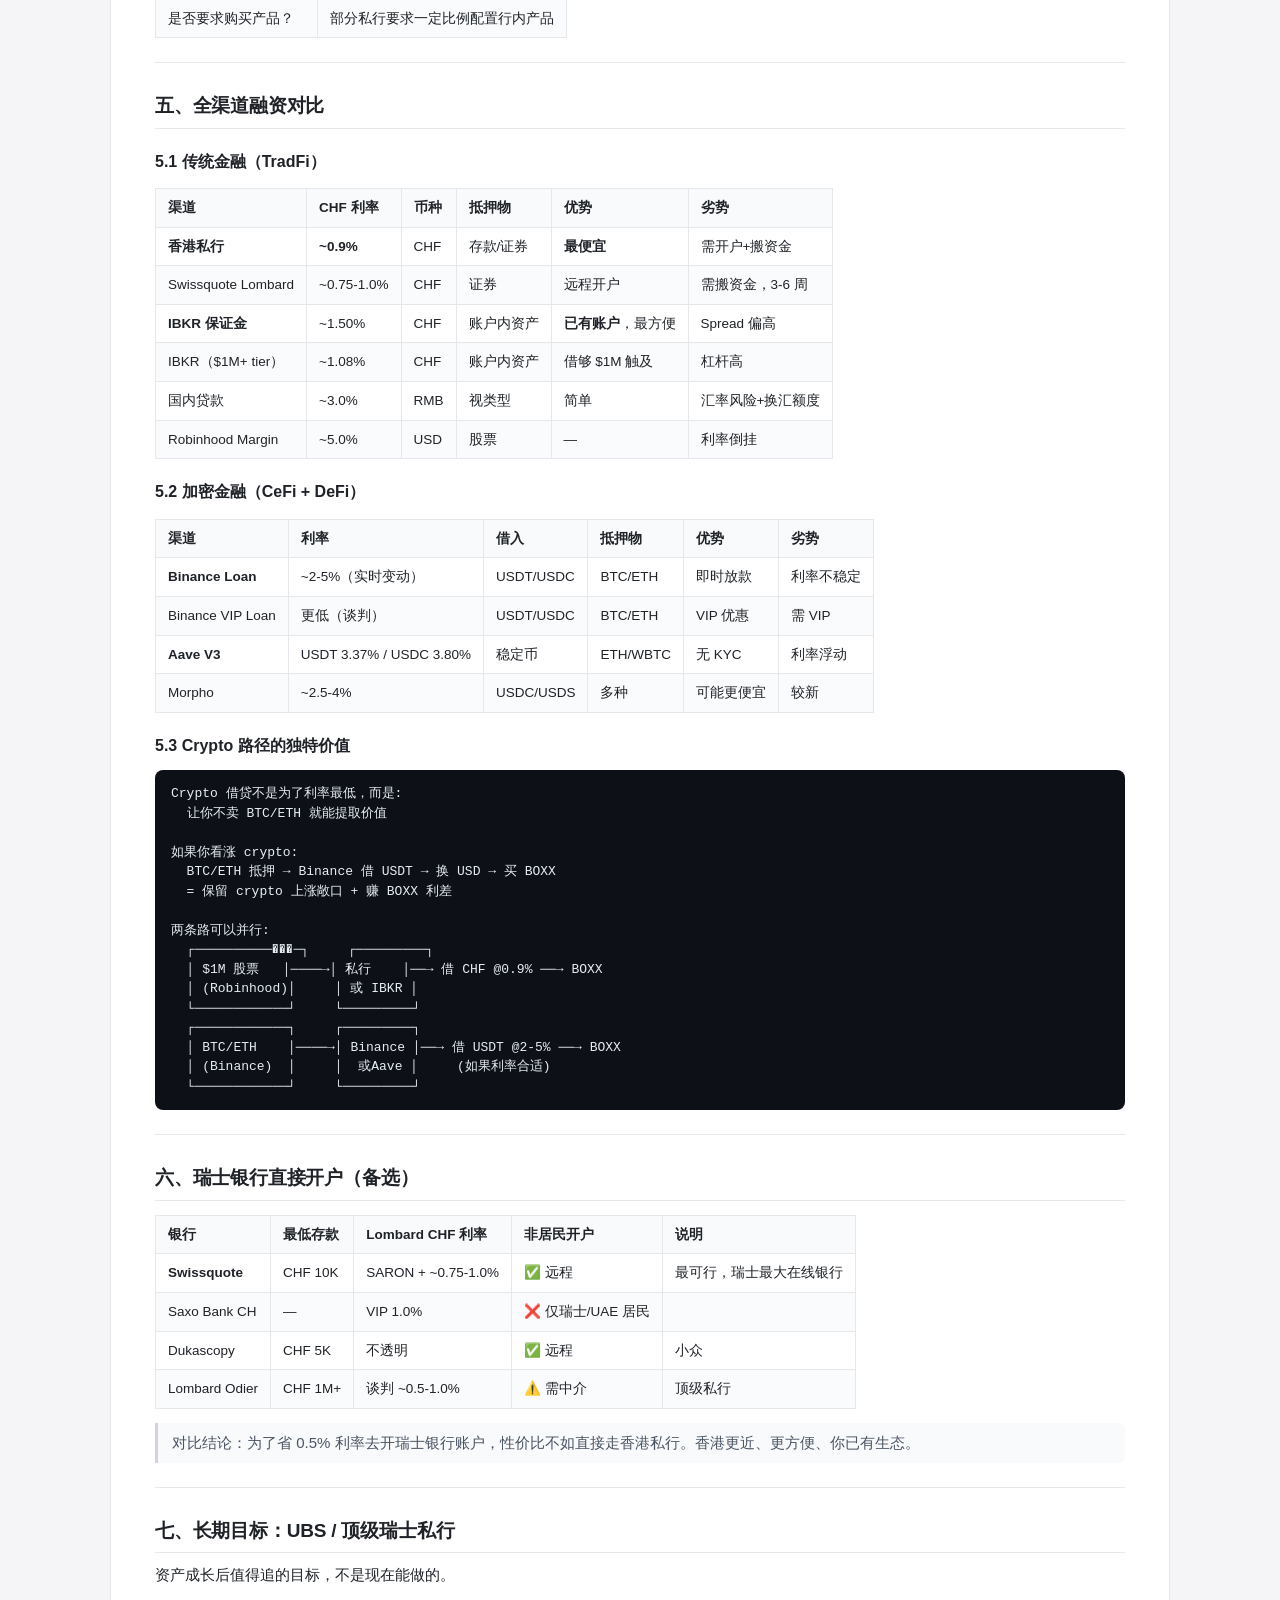
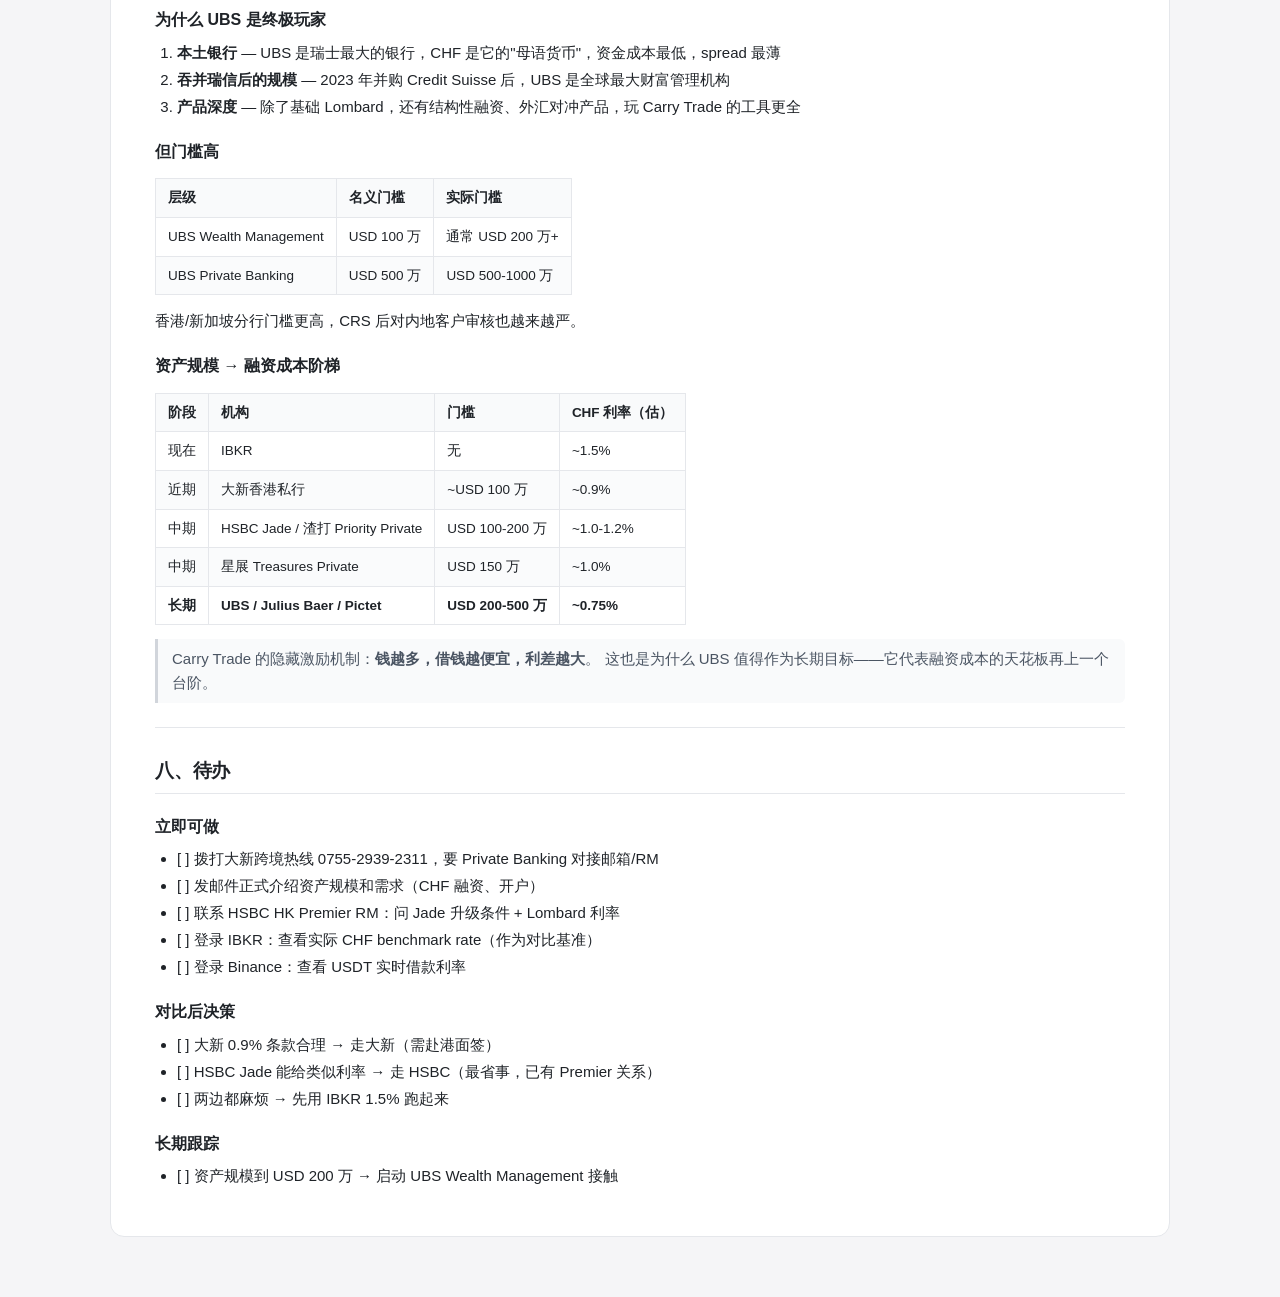
<file: site/private-banking/index.html>
<!DOCTYPE html>
<html lang="zh-CN">
<head>
<meta charset="utf-8">
<meta name="viewport" content="width=device-width,initial-scale=1">
<title>香港私行开户与 CHF 融资 — 理财笔记</title>
<meta name="description" content="HSBC / UBS / Julius Baer 等私行 CHF 融资利率对比 + 开户门槛 + RM 沟通指南">
<style>
/* tianlizeng.cloud 站群统一站内样式 (SSOT)
 * 来源：~/Dev/devtools/lib/templates/site-content.css
 * 编辑这里 → /site-content-refresh 同步到所有消费者站
 * 视觉对标：services 页 (~/Dev/website/components/service-dashboard.tsx)
 */

/* ===== 页面骨架 ===== */
body.tlz-page {
  background: #f5f5f7;
  color: #1d1d1f;
  font-family: -apple-system, BlinkMacSystemFont, 'PingFang SC', 'Helvetica Neue', Helvetica, Arial, sans-serif;
  margin: 0;
}

.tlz-container {
  max-width: 1280px;
  margin: 0 auto;
  padding: 0 24px 48px;
}
@media (min-width: 768px) {
  .tlz-container { padding: 0 32px 48px; }
}

/* ===== Stats bar（统计条，site-header 之下）===== */
.tlz-stats-bar {
  display: flex; flex-wrap: wrap; align-items: center; justify-content: center;
  gap: 16px;
  margin: 24px 0 32px;
  font-size: 14px; color: #86868b;
}
.tlz-stats-bar > * { display: inline-flex; align-items: center; gap: 6px; }
.tlz-stats-bar strong { color: #1d1d1f; font-weight: 500; }

/* ===== Search box ===== */
.tlz-search-wrap {
  position: relative;
  width: 100%; max-width: 448px;
  margin: 0 auto 32px;
}
.tlz-search {
  width: 100%; box-sizing: border-box;
  padding: 10px 16px 10px 40px;
  background: rgba(255,255,255,0.5);
  -webkit-backdrop-filter: blur(20px);
  backdrop-filter: blur(20px);
  border: 1px solid rgba(255,255,255,0.6);
  border-radius: 12px;
  font: 14px/1.4 inherit;
  color: #1d1d1f; outline: none;
  transition: border-color 0.15s, box-shadow 0.15s;
}
.tlz-search:focus {
  border-color: rgba(0,113,227,0.3);
  box-shadow: 0 0 0 3px rgba(0,113,227,0.20);
}
.tlz-search::placeholder { color: rgba(134,134,139,0.6); }

/* ===== Filter buttons ===== */
.tlz-filters { display: flex; flex-wrap: wrap; gap: 8px; justify-content: center; margin-bottom: 24px; }
.tlz-btn {
  padding: 6px 14px;
  background: rgba(255,255,255,0.5);
  -webkit-backdrop-filter: blur(20px);
  backdrop-filter: blur(20px);
  border: 1px solid rgba(255,255,255,0.6);
  border-radius: 999px;
  font: 13px/1 inherit; color: #6b7280;
  cursor: pointer;
  transition: all 0.15s;
}
.tlz-btn:hover { background: rgba(255,255,255,0.7); color: #1d1d1f; }
.tlz-btn.active { background: #1f2328; color: #fff; border-color: #1f2328; }

/* ===== Section（一个分组）===== */
.tlz-section { margin-bottom: 40px; }
.tlz-section-title {
  display: flex; align-items: center; gap: 8px;
  margin-bottom: 16px;
  font-size: 18px; font-weight: 600; color: #1d1d1f;
}
.tlz-section-title .tlz-icon { font-size: 20px; line-height: 1; }
.tlz-section-title .tlz-count { font-size: 12px; color: #86868b; font-weight: 400; margin-left: 4px; }

/* ===== Grid ===== */
.tlz-grid {
  display: grid;
  grid-template-columns: 1fr;
  gap: 8px;
}
@media (min-width: 768px) {
  .tlz-grid { grid-template-columns: 1fr 1fr; }
}

/* ===== Card（玻璃卡片，所有 list item 都用这个）===== */
.tlz-card {
  display: flex; align-items: center; gap: 12px;
  background: rgba(255,255,255,0.5);
  -webkit-backdrop-filter: blur(20px);
  backdrop-filter: blur(20px);
  border: 1px solid rgba(255,255,255,0.6);
  border-radius: 12px;
  padding: 12px 16px;
  text-decoration: none; color: inherit;
  transition: all 0.2s;
}
.tlz-card:hover {
  background: rgba(255,255,255,0.7);
  box-shadow: 0 4px 12px rgba(0,0,0,0.06);
}
.tlz-card-body { min-width: 0; flex: 1; }
.tlz-card-header { display: flex; align-items: center; gap: 8px; }
.tlz-card-name {
  font-size: 14px; font-weight: 500; color: #1d1d1f;
  overflow: hidden; text-overflow: ellipsis; white-space: nowrap;
}
.tlz-card-meta {
  font-size: 10px; color: #86868b;
  font-family: ui-monospace, SFMono-Regular, Menlo, monospace;
  flex-shrink: 0;
}
.tlz-card-desc {
  font-size: 12px; color: #86868b;
  margin-top: 2px;
  overflow: hidden; text-overflow: ellipsis; white-space: nowrap;
}
.tlz-card-tail { display: flex; align-items: center; gap: 8px; flex-shrink: 0; }

/* Card 行式变体（logs 时间线用）*/
.tlz-card--row .tlz-card-body { display: grid; grid-template-columns: 100px 1fr; gap: 12px; align-items: baseline; }
.tlz-card--row .tlz-card-meta { font-size: 12px; }

/* ===== Status dot ===== */
.tlz-dot { width: 10px; height: 10px; border-radius: 50%; flex-shrink: 0; display: inline-block; }
.tlz-dot--ok { background: #34c759; }
.tlz-dot--bad { background: #ff3b30; }
.tlz-dot--warn { background: #ff9500; }
.tlz-dot--unknown { background: #d2d2d7; }

/* ===== Tag chip ===== */
.tlz-tag {
  display: inline-block;
  background: rgba(0,0,0,0.06); color: #495057;
  font-size: 10px; font-weight: 500;
  padding: 1px 7px; border-radius: 4px;
  margin-right: 4px;
}

/* ===== Lock icon (CF Access 标识) ===== */
.tlz-lock {
  display: inline-block; width: 12px; height: 12px;
  vertical-align: middle; opacity: 0.5;
}

/* ===== Footer ===== */
.tlz-footer {
  text-align: center; color: #86868b; font-size: 12px;
  margin-top: 48px; padding: 24px 0;
  border-top: 1px solid rgba(0,0,0,0.05);
}
.tlz-footer a { color: #0071e3; text-decoration: none; }
.tlz-footer a:hover { text-decoration: underline; }

/* ===== Hidden helper ===== */
.tlz-hidden { display: none !important; }


:root{--bg:#f5f5f7;--card:#fff;--border:#e5e7eb;--text:#1f2328;--muted:#6b7280;--accent:#0071E3;}
*{margin:0;padding:0;box-sizing:border-box;}
body{background:var(--bg);color:var(--text);font:400 15px/1.6 -apple-system,BlinkMacSystemFont,'PingFang SC','Helvetica Neue',Helvetica,Arial,sans-serif;min-height:100vh;}
.tlz-container{max-width:1100px;margin:0 auto;padding:24px 20px 60px;}
a{color:var(--accent);}


.article{background:var(--card);border:1px solid var(--border);border-radius:14px;padding:36px 44px;margin-top:18px;}
.article .back{display:inline-block;color:var(--muted);font-size:13px;text-decoration:none;margin-bottom:20px;}
.article .back:hover{color:var(--accent);}
.article .meta-row{color:var(--muted);font-size:12px;margin-bottom:24px;display:flex;gap:12px;flex-wrap:wrap;}
.article .meta-row .group-chip{background:#eef0f2;color:var(--c);padding:1px 8px;border-radius:10px;font-weight:600;font-size:11px;}
.article h1{font-size:26px;font-weight:700;letter-spacing:-0.02em;color:#1f2328;margin:0 0 14px;line-height:1.3;}
.article h2{font-size:19px;font-weight:700;letter-spacing:-0.01em;margin:28px 0 10px;color:#1f2328;border-bottom:1px solid var(--border);padding-bottom:6px;}
.article h3{font-size:16px;font-weight:600;margin:20px 0 8px;color:#1f2328;}
.article h4{font-size:14px;font-weight:600;margin:14px 0 6px;color:#374151;}
.article p{margin:10px 0;}
.article ul,.article ol{margin:8px 0 12px 22px;}
.article li{margin:3px 0;}
.article code{background:#f1f3f5;color:#d6336c;font-family:ui-monospace,SFMono-Regular,monospace;font-size:13px;padding:1px 5px;border-radius:4px;}
.article pre{background:#0d1117;color:#e6edf3;padding:14px 16px;border-radius:8px;overflow-x:auto;font-size:13px;line-height:1.5;margin:12px 0;}
.article pre code{background:transparent;color:inherit;padding:0;font-size:13px;}
.article blockquote{border-left:3px solid #d1d5db;padding:4px 14px;margin:12px 0;color:#4b5563;background:#f9fafb;border-radius:0 6px 6px 0;}
.article blockquote p{margin:4px 0;}
.article table{border-collapse:collapse;margin:14px 0;font-size:13.5px;display:block;overflow-x:auto;max-width:100%;}
.article table thead{background:#f9fafb;}
.article th,.article td{border:1px solid var(--border);padding:8px 12px;text-align:left;}
.article th{font-weight:600;color:#1f2328;}
.article tr:nth-child(even) td{background:#fafbfc;}
.article hr{border:none;border-top:1px solid var(--border);margin:24px 0;}
.article a{color:var(--accent);}
.article img{max-width:100%;border-radius:8px;margin:12px 0;}
@media(max-width:640px){.article{padding:24px 20px;}.article h1{font-size:22px;}}

:root { --c: #ea580c; }
</style>
</head>
<body>
<style>
  /* ============================================================
     Mega Menu · HSBC-style unified light (R7.2)
     - Brand bar 64px · 单色浅灰 panel 全 4 列等宽
     - hover 触发 · 150ms 延迟关闭 · display:none 默认严格隐藏
     - html/body overflow-x:hidden 防横滚兜底
  ============================================================ */

  :root {
    --tlz-bg-panel:       #F5F5F5;
    --tlz-text-primary:   #111111;
    --tlz-text-secondary: #333333;
    --tlz-border-subtle:  #E5E5E5;
    --tlz-border-divider: #E0E0E0;
    --tlz-badge-border:   #BFBFBF;
    --tlz-badge-text:     #6B7177;
    --tlz-accent:         #D40000;
  }

  html, body { overflow-x: hidden; }
  body { padding-top: 64px !important; }

  .tlz-nav-stack {
    position: fixed; top: 0; left: 0; right: 0; z-index: 9999;
    font: 400 15px/1 -apple-system, BlinkMacSystemFont, 'PingFang SC', 'Helvetica Neue', sans-serif;
  }

  /* ===== Brand bar ===== */
  .tlz-nav {
    height: 64px;
    background: #FFFFFF;
    border-bottom: 1px solid var(--tlz-border-subtle);
    display: flex; align-items: center;
  }
  .tlz-nav-inner {
    max-width: 1280px; width: 100%; margin: 0 auto;
    padding: 0 24px; display: flex; align-items: center;
    min-width: 0;
  }
  .tlz-nav-brand {
    font-weight: 500; font-size: 18px; color: #000;
    text-decoration: none; transition: color 0.12s;
    flex-shrink: 0;
  }
  .tlz-nav-brand:hover { color: var(--tlz-accent); }
  .tlz-nav-sep { width: 1px; height: 32px; background: var(--tlz-border-subtle); margin: 0 24px; flex-shrink: 0; }

  .tlz-nav-triggers { display: flex; align-items: center; gap: 32px; flex: 1; min-width: 0; }
  .tlz-nav .mega-trigger {
    background: transparent; border: 0;
    font: inherit; font-size: 15px; font-weight: 400;
    color: var(--tlz-text-secondary);
    padding: 8px 0; cursor: pointer;
    display: inline-flex; align-items: center; gap: 4px;
    transition: color 0.12s; white-space: nowrap;
  }
  .tlz-nav .mega-trigger::after {
    content: "\25be"; font-size: 12px; opacity: 0.6;
    transition: transform 0.18s ease-out;
  }
  .tlz-nav .mega-trigger:hover { color: #000; }
  .tlz-nav .mega-trigger[aria-expanded="true"] { color: #000; font-weight: 500; }
  .tlz-nav .mega-trigger[aria-expanded="true"]::after { transform: rotate(180deg); }
  .tlz-nav .mega-trigger.current { color: #000; font-weight: 500; }

  /* ===== Mega Panel · 默认完全隐藏 ===== */
  .tlz-mega-panel {
    position: fixed; top: 64px; left: 0; right: 0;
    background: var(--tlz-bg-panel);
    display: none;
    max-height: calc(100vh - 64px);
    overflow-y: auto;
    box-shadow: 0 8px 16px -8px rgba(0,0,0,0.08);
  }
  .tlz-mega-panel[data-open="true"] { display: block; }

  /* 内部 max-width 1280px 居中 · 4 列等宽 */
  .tlz-mega-inner {
    max-width: 1280px; width: 100%;
    margin: 0 auto;
    padding: 40px 48px;
    display: grid;
    grid-template-columns: repeat(4, minmax(0, 1fr));
    gap: 0;
    min-height: 320px;
  }

  .tlz-mega-col {
    padding: 0 24px;
    border-right: 1px solid var(--tlz-border-divider);
    min-width: 0;
  }
  .tlz-mega-col:first-child { padding-left: 0; }
  .tlz-mega-col:last-child { border-right: 0; padding-right: 0; }

  /* Group */
  .tlz-mega-group { margin-bottom: 24px; }
  .tlz-mega-group:last-child { margin-bottom: 0; }
  .tlz-mega-group h3 {
    font-size: 15px; font-weight: 600; color: var(--tlz-text-primary);
    margin: 0 0 12px;
  }
  .tlz-mega-group ul { list-style: none; padding: 0; margin: 0; }
  .tlz-mega-group a {
    display: inline-flex; align-items: center; gap: 8px;
    color: var(--tlz-text-secondary); text-decoration: none;
    font-size: 14px; font-weight: 400; line-height: 28px;
    transition: color 0.12s;
  }
  .tlz-mega-group a:hover { color: var(--tlz-accent); }

  /* CF badge（统一浅灰规格） */
  .tlz-mega-group .cf-badge {
    height: 18px; padding: 0 6px;
    display: inline-flex; align-items: center;
    font-size: 10px; font-weight: 500; letter-spacing: 0.05em;
    color: var(--tlz-badge-text);
    background: transparent;
    border: 1px solid var(--tlz-badge-border);
    border-radius: 3px;
    flex-shrink: 0;
  }

  /* Hamburger */
  .tlz-nav-hamburger {
    display: none; background: transparent; border: 0;
    color: var(--tlz-text-secondary); padding: 8px; margin-left: auto;
    cursor: pointer; font-size: 20px;
  }

  /* ===== 响应式 ===== */
  @media (max-width: 1023px) {
    .tlz-mega-inner {
      grid-template-columns: repeat(2, minmax(0, 1fr));
      padding: 32px 24px;
    }
    .tlz-mega-col:nth-child(2n) { border-right: 0; padding-right: 0; }
    .tlz-mega-col:nth-child(n+3) {
      padding-top: 24px; margin-top: 24px;
      border-top: 1px solid var(--tlz-border-divider);
    }
    .tlz-mega-col:nth-child(3) { padding-left: 0; }
  }

  @media (max-width: 768px) {
    body { padding-top: 56px !important; }
    .tlz-nav { height: 56px; }
    .tlz-nav-inner { padding: 0 16px; }
    .tlz-nav-sep { display: none; }
    .tlz-nav-triggers { display: none; }
    .tlz-nav-hamburger { display: inline-flex; }

    .tlz-nav-stack[data-mobile-open="true"] .tlz-nav-triggers {
      display: flex; flex-direction: column; align-items: stretch;
      position: fixed; top: 56px; left: 0; right: 0; bottom: 0;
      background: #FFFFFF;
      padding: 0; gap: 0; overflow-y: auto; z-index: 10000;
    }
    .tlz-nav-stack[data-mobile-open="true"] .mega-trigger {
      width: 100%; justify-content: space-between;
      padding: 16px 20px; border-radius: 0;
      border-bottom: 1px solid var(--tlz-border-subtle);
      font-size: 16px;
    }

    .tlz-mega-panel {
      top: 56px; max-height: calc(100vh - 56px);
      position: static; box-shadow: none;
    }
    .tlz-mega-inner {
      grid-template-columns: 1fr;
      padding: 16px 20px;
    }
    .tlz-mega-col {
      padding: 0 !important;
      border-right: 0 !important;
      border-top: 0 !important;
      margin-top: 16px !important;
    }
    .tlz-mega-col:first-child { margin-top: 0 !important; }
  }
</style>
<div class="tlz-nav-stack" data-mobile-open="false">
<nav class="tlz-nav" aria-label="站群导航"><div class="tlz-nav-inner">
  <a class="tlz-nav-brand" href="https://tianlizeng.cloud/" data-site="home">曾田力</a>
  <div class="tlz-nav-sep" aria-hidden="true"></div>
  <div class="tlz-nav-triggers" role="menubar">
    <button class="mega-trigger" data-cat="home" role="menuitem" aria-haspopup="menu" aria-expanded="false" aria-controls="mega-panel-home">🏠 主站</button>
    <button class="mega-trigger" data-cat="hydro" role="menuitem" aria-haspopup="menu" aria-expanded="false" aria-controls="mega-panel-hydro">💧 水利</button>
    <button class="mega-trigger" data-cat="dev" role="menuitem" aria-haspopup="menu" aria-expanded="false" aria-controls="mega-panel-dev">🛠 开发</button>
    <button class="mega-trigger" data-cat="content" role="menuitem" aria-haspopup="menu" aria-expanded="false" aria-controls="mega-panel-content">📚 内容</button>
    <button class="mega-trigger" data-cat="infra" role="menuitem" aria-haspopup="menu" aria-expanded="false" aria-controls="mega-panel-infra">⚙️ 基础设施</button>
  </div>
  <button class="tlz-nav-hamburger" aria-label="菜单" aria-expanded="false" data-toggle="mobile">☰</button>
</div></nav>
<div class="tlz-mega-panel" data-for="home" id="mega-panel-home" role="menu" aria-label="🏠 主站" data-open="false">
  <div class="tlz-mega-inner">
    <div class="tlz-mega-col">
      <div class="tlz-mega-group">
        <h3>关于</h3>
        <ul>
          <li><a href="https://tianlizeng.cloud/about" role="menuitem"><span>关于我</span></a></li>
          <li><a href="https://tianlizeng.cloud/projects" role="menuitem"><span>作品</span></a></li>
          <li><a href="https://tianlizeng.cloud/research" role="menuitem"><span>研究</span></a></li>
          <li><a href="https://tianlizeng.cloud/blog" role="menuitem"><span>博客</span></a></li>
          <li><a href="https://tianlizeng.cloud/life" role="menuitem"><span>生活</span></a></li>
        </ul>
      </div>
    </div>
    <div class="tlz-mega-col">
      <div class="tlz-mega-group">
        <h3>入口</h3>
        <ul>
          <li><a href="https://tianlizeng.cloud/services" role="menuitem"><span>服务总览</span></a></li>
          <li><a href="https://stack.tianlizeng.cloud" role="menuitem"><span>Stack</span></a></li>
          <li><a href="https://cmds.tianlizeng.cloud" role="menuitem"><span>CC Docs</span><span class="cf-badge">CF</span></a></li>
          <li><a href="https://dashboard.tianlizeng.cloud" role="menuitem"><span>Dashboard</span></a></li>
          <li><a href="https://dashboard.tianlizeng.cloud/auggie" role="menuitem"><span>Auggie</span></a></li>
          <li><a href="https://tianlizeng.cloud/search" role="menuitem"><span>搜索</span></a></li>
        </ul>
      </div>
    </div>
    <div class="tlz-mega-col">
    </div>
    <div class="tlz-mega-col">
    </div>
  </div>
</div>
<div class="tlz-mega-panel" data-for="hydro" id="mega-panel-hydro" role="menu" aria-label="💧 水利" data-open="false">
  <div class="tlz-mega-inner">
    <div class="tlz-mega-col">
      <div class="tlz-mega-group">
        <h3>主平台</h3>
        <ul>
          <li><a href="https://hydro.tianlizeng.cloud" role="menuitem"><span>Hydro Toolkit</span></a></li>
        </ul>
      </div>
    </div>
    <div class="tlz-mega-col">
      <div class="tlz-mega-group">
        <h3>水资源/调度</h3>
        <ul>
          <li><a href="https://hydro-annual.tianlizeng.cloud" role="menuitem"><span>水资源年报</span></a></li>
          <li><a href="https://hydro-reservoir.tianlizeng.cloud" role="menuitem"><span>水库群调度</span></a></li>
          <li><a href="https://hydro-district.tianlizeng.cloud" role="menuitem"><span>河区调度</span></a></li>
        </ul>
      </div>
    </div>
    <div class="tlz-mega-col">
      <div class="tlz-mega-group">
        <h3>评估/编码</h3>
        <ul>
          <li><a href="https://hydro-efficiency.tianlizeng.cloud" role="menuitem"><span>水效评估</span></a></li>
          <li><a href="https://hydro-geocode.tianlizeng.cloud" role="menuitem"><span>地理编码</span></a></li>
          <li><a href="https://hydro-capacity.tianlizeng.cloud" role="menuitem"><span>纳污能力</span></a></li>
        </ul>
      </div>
    </div>
    <div class="tlz-mega-col">
      <div class="tlz-mega-group">
        <h3>风险/降雨</h3>
        <ul>
          <li><a href="https://hydro-risk.tianlizeng.cloud" role="menuitem"><span>风险图数据</span></a></li>
          <li><a href="https://hydro-rainfall.tianlizeng.cloud" role="menuitem"><span>降雨径流</span></a></li>
          <li><a href="https://hydro-irrigation.tianlizeng.cloud" role="menuitem"><span>灌溉需水</span></a></li>
        </ul>
      </div>
    </div>
  </div>
</div>
<div class="tlz-mega-panel" data-for="dev" id="mega-panel-dev" role="menu" aria-label="🛠 开发" data-open="false">
  <div class="tlz-mega-inner">
    <div class="tlz-mega-col">
      <div class="tlz-mega-group">
        <h3>子域服务</h3>
        <ul>
          <li><a href="https://dashboard.tianlizeng.cloud" role="menuitem"><span>Repo Dashboard</span></a></li>
          <li><a href="https://cclog.tianlizeng.cloud" role="menuitem"><span>CC 会话日志</span></a></li>
          <li><a href="https://logs.tianlizeng.cloud" role="menuitem"><span>Logs</span><span class="cf-badge">CF</span></a></li>
          <li><a href="https://dockit.tianlizeng.cloud" role="menuitem"><span>Dockit</span></a></li>
          <li><a href="https://stack.tianlizeng.cloud" role="menuitem"><span>Stack</span><span class="cf-badge">CF</span></a></li>
          <li><a href="https://cmds.tianlizeng.cloud" role="menuitem"><span>CC Docs</span><span class="cf-badge">CF</span></a></li>
          <li><a href="https://playbooks.tianlizeng.cloud" role="menuitem"><span>Playbooks</span><span class="cf-badge">CF</span></a></li>
        </ul>
      </div>
    </div>
    <div class="tlz-mega-col">
      <div class="tlz-mega-group">
        <h3>工具库</h3>
        <ul>
          <li><a href="https://github.com/zengtianli/cc-configs" role="menuitem"><span>cc-configs</span></a></li>
          <li><a href="https://github.com/zengtianli/devtools" role="menuitem"><span>devtools</span></a></li>
          <li><a href="https://github.com/zengtianli/doctools" role="menuitem"><span>doctools</span></a></li>
          <li><a href="https://github.com/zengtianli/mactools" role="menuitem"><span>mactools</span></a></li>
          <li><a href="https://github.com/zengtianli/clashx" role="menuitem"><span>clashx</span></a></li>
        </ul>
      </div>
    </div>
    <div class="tlz-mega-col">
      <div class="tlz-mega-group">
        <h3>Raycast / 配置</h3>
        <ul>
          <li><a href="https://github.com/zengtianli/raycast" role="menuitem"><span>raycast</span></a></li>
          <li><a href="https://github.com/zengtianli/configs" role="menuitem"><span>configs</span></a></li>
        </ul>
      </div>
    </div>
    <div class="tlz-mega-col">
    </div>
  </div>
</div>
<div class="tlz-mega-panel" data-for="content" id="mega-panel-content" role="menu" aria-label="📚 内容" data-open="false">
  <div class="tlz-mega-inner">
    <div class="tlz-mega-col">
      <div class="tlz-mega-group">
        <h3>日志 / 知识</h3>
        <ul>
          <li><a href="https://logs.tianlizeng.cloud" role="menuitem"><span>Logs</span><span class="cf-badge">CF</span></a></li>
          <li><a href="https://docs.tianlizeng.cloud" role="menuitem"><span>知识库</span><span class="cf-badge">CF</span></a></li>
          <li><a href="https://audiobook.tianlizeng.cloud" role="menuitem"><span>有声书</span></a></li>
          <li><a href="https://cclog.tianlizeng.cloud" role="menuitem"><span>CC 会话</span></a></li>
          <li><a href="https://playbooks.tianlizeng.cloud" role="menuitem"><span>Playbooks</span><span class="cf-badge">CF</span></a></li>
        </ul>
      </div>
    </div>
    <div class="tlz-mega-col">
      <div class="tlz-mega-group">
        <h3>投资</h3>
        <ul>
          <li><a href="https://assets.tianlizeng.cloud" role="menuitem"><span>理财笔记</span></a></li>
          <li><a href="https://cc-options.tianlizeng.cloud" role="menuitem"><span>QQQ CC Dashboard</span><span class="cf-badge">CF</span></a></li>
        </ul>
      </div>
    </div>
    <div class="tlz-mega-col">
    </div>
    <div class="tlz-mega-col">
    </div>
  </div>
</div>
<div class="tlz-mega-panel" data-for="infra" id="mega-panel-infra" role="menu" aria-label="⚙️ 基础设施" data-open="false">
  <div class="tlz-mega-inner">
    <div class="tlz-mega-col">
      <div class="tlz-mega-group">
        <h3>监控 / 自动化</h3>
        <ul>
          <li><a href="https://status.tianlizeng.cloud" role="menuitem"><span>Uptime Kuma</span><span class="cf-badge">CF</span></a></li>
          <li><a href="https://n8n.tianlizeng.cloud" role="menuitem"><span>n8n</span><span class="cf-badge">CF</span></a></li>
        </ul>
      </div>
    </div>
    <div class="tlz-mega-col">
      <div class="tlz-mega-group">
        <h3>代理</h3>
        <ul>
          <li><a href="https://proxy.tianlizeng.cloud" role="menuitem"><span>OAuth Proxy</span><span class="cf-badge">CF</span></a></li>
          <li><a href="https://panel.tianlizeng.cloud" role="menuitem"><span>Marzban</span></a></li>
          <li><a href="https://sub.tianlizeng.cloud" role="menuitem"><span>Marzban 订阅</span></a></li>
        </ul>
      </div>
    </div>
    <div class="tlz-mega-col">
      <div class="tlz-mega-group">
        <h3>WEBHOOK</h3>
        <ul>
          <li><a href="https://webhook.tianlizeng.cloud" role="menuitem"><span>Webhook</span></a></li>
        </ul>
      </div>
    </div>
    <div class="tlz-mega-col">
    </div>
  </div>
</div>
</div>
<script>(function(){
  var stack=document.querySelector('.tlz-nav-stack');
  if(!stack)return;
  var triggers=stack.querySelectorAll('.mega-trigger');
  var panels=stack.querySelectorAll('.tlz-mega-panel');
  var hamburger=stack.querySelector('.tlz-nav-hamburger');
  var activeKey=null,hideTimer=null;
  function hideAll(){
    panels.forEach(function(p){p.setAttribute('data-open','false');});
    triggers.forEach(function(t){t.setAttribute('aria-expanded','false');});
    activeKey=null;
  }
  function show(k){
    if(hideTimer){clearTimeout(hideTimer);hideTimer=null;}
    if(activeKey===k)return;
    hideAll();
    var t=stack.querySelector('.mega-trigger[data-cat="'+k+'"]');
    var p=stack.querySelector('.tlz-mega-panel[data-for="'+k+'"]');
    if(!t||!p)return;
    t.setAttribute('aria-expanded','true');
    p.setAttribute('data-open','true');
    activeKey=k;
  }
  function schedHide(){if(hideTimer)clearTimeout(hideTimer);hideTimer=setTimeout(hideAll,160);}
  triggers.forEach(function(t){
    var k=t.getAttribute('data-cat');
    t.addEventListener('mouseenter',function(){show(k);});
    t.addEventListener('click',function(e){e.preventDefault();if(activeKey===k)hideAll();else show(k);});
    t.addEventListener('mouseleave',schedHide);
  });
  panels.forEach(function(p){
    p.addEventListener('mouseenter',function(){if(hideTimer){clearTimeout(hideTimer);hideTimer=null;}});
    p.addEventListener('mouseleave',schedHide);
  });
  document.addEventListener('click',function(e){if(!stack.contains(e.target))hideAll();});
  document.addEventListener('keydown',function(e){if(e.key==='Escape')hideAll();});
  if(hamburger){
    hamburger.addEventListener('click',function(){
      var open=stack.getAttribute('data-mobile-open')==='true';
      stack.setAttribute('data-mobile-open',open?'false':'true');
      hamburger.setAttribute('aria-expanded',open?'false':'true');
      if(open)hideAll();
    });
  }
  // current highlight
  var host=location.hostname;
  var noCur=["hammerspoon.tianlizeng.cloud", "audiobook.tianlizeng.cloud", "auggie.tianlizeng.cloud", "proxy.tianlizeng.cloud"];
  var hostMap={"stack.tianlizeng.cloud": "home", "cmds.tianlizeng.cloud": "home", "dashboard.tianlizeng.cloud": "dev", "logs.tianlizeng.cloud": "content", "docs.tianlizeng.cloud": "content", "audiobook.tianlizeng.cloud": "content", "cclog.tianlizeng.cloud": "content", "playbooks.tianlizeng.cloud": "content", "cc-options.tianlizeng.cloud": "content", "assets.tianlizeng.cloud": "content", "status.tianlizeng.cloud": "infra", "n8n.tianlizeng.cloud": "infra", "panel.tianlizeng.cloud": "infra", "sub.tianlizeng.cloud": "infra", "webhook.tianlizeng.cloud": "infra"};
  var curKey=null;
  if(noCur.indexOf(host)===-1){
    curKey=hostMap[host]||null;
    if(!curKey && (host==='hydro.tianlizeng.cloud' || host.indexOf('hydro-')===0)) curKey='hydro';
    if(!curKey && host==='tianlizeng.cloud') curKey='home';
  }
  if(curKey){
    var t=stack.querySelector('.mega-trigger[data-cat="'+curKey+'"]');
    if(t)t.classList.add('current');
  }
})();</script>

<style>
  .tlz-site-header {
    max-width: 1100px; margin: 0 auto; padding: 24px 20px 16px;
    border-bottom: 1px solid rgba(0,0,0,0.05);
    font: 400 14px/1.5 -apple-system, BlinkMacSystemFont, 'PingFang SC', Helvetica, sans-serif;
  }
  .tlz-site-header .tlz-crumb {
    font-size: 12px; color: #86868b; margin-bottom: 6px;
  }
  .tlz-site-header .tlz-crumb a {
    color: #86868b; text-decoration: none;
  }
  .tlz-site-header .tlz-crumb a:hover { color: #0071E3; }
  .tlz-site-header h1 {
    font-size: 22px; font-weight: 700; letter-spacing: -0.02em;
    color: #1f2328; margin: 0;
  }
  .tlz-site-header h1 .tlz-icon { margin-right: 8px; }
  .tlz-site-header .tlz-tagline {
    font-size: 13px; color: #6b7280; margin: 4px 0 0;
  }
</style>
<header class="tlz-site-header">
  <div class="tlz-crumb"><a href="https://tianlizeng.cloud/">tianlizeng.cloud</a> / <a href="https://tianlizeng.cloud/services">Services</a> / <span>理财笔记</span></div>
  <h1><span class="tlz-icon">💰</span>理财笔记</h1>
  <p class="tlz-tagline">国际资产配置 · 换汇 / 投资 / 香港银行 / 策略分析</p>
</header>

<div class="tlz-container">
<article class="article">
<a class="back" href="../">← 返回首页</a>
<div class="meta-row">
  <span class="group-chip">🏦 香港银行</span>
  <span>更新 2026-04-19</span>
</div>
<h1 id="chf">香港私行开户与 CHF 融资指南</h1>
<blockquote>
<p>状态：研究阶段，待预约开户
创建：2026-04-06
更新：2026-04-06
利率数据：2026-04-06</p>
</blockquote>
<hr>
<h2 id="_1">一、为什么要走私行？</h2>
<p>IBKR 的 CHF spread 1.5% 太贵。私行 CHF Lombard 贷款利率可以低到 <strong>~0.9%</strong>，利差差 0.6%——$200K 借款就是 <strong>$1,200/年</strong> 的差异。</p>
<h3 id="chf_1">为什么私行能借到这么便宜的 CHF？</h3>
<p>核心原因是<strong>瑞士基准利率本身就低</strong>。SNB 政策利率 ~0.25%，远低于美联储 4.25-4.50%。</p>
<pre><code>私行 CHF 贷款成本 = SNB 基准 + 银行 spread

  私行 Lombard:  0.05-0.20% (base) + 0.70-0.85% (spread) ≈ 0.90%
  IBKR 保证金:    0.25%      (base) + 1.25%      (spread) ≈ 1.50%
</code></pre>
<p><strong>为什么私行的 spread 比 IBKR 薄</strong>：</p>
<ol>
<li><strong>AUM 对价</strong> — 你把资产存在他那里，他赚管理费/交易佣金/产品分成，贷款利率可以让利</li>
<li><strong>抵押充足</strong> — 你的投资组合就是抵押品（Lombard Loan），银行违约风险极低</li>
<li><strong>批发资金成本</strong> — 私行在银行间市场拿 CHF 接近 SNB 基准，比 IBKR 零售通道便宜</li>
</ol>
<p>一句话：<strong>钱便宜是瑞士央行给的，spread 低是用 AUM 换来的</strong>。</p>
<pre><code>全渠道 CHF 借款利率排名（2026-04）:

渠道                     CHF 利率    利差(vs BOXX 4.25%)
━━━━━━━━━━━━━━━━━━━━━━━━━━━━━━━━━━━━━━━━━━━━━━━━━━━━━
🥇 香港私行(大新等)       ~0.90%      3.35% ███████████��███████████████���
🥈 瑞士私行(Lombard Odier) ~0.75-1.0%  3.25-3.50% ██████████████████████████
🥉 Swissquote Lombard     ~0.75-1.0%  3.25-3.50% ██████████████████████████
④  IBKR Tier III ($1M+)   ~1.08%      3.17% ████████████████████████
⑤  IBKR Tier II           ~1.30%      2.95% ██████████████████████
⑥  IBKR Tier I            ~1.50%      2.75% ██████████████████████
━━━━━━━━━━━━━━━━━━━━━━━━━━━━━━━━━━━━━━━━━━━━━━━━━━━━━
</code></pre>
<h3 id="chf-lombard">CHF Lombard 利率拆解</h3>
<p>Lombard Odier（瑞士顶级私行）公开 base rate：</p>
<table>
<thead>
<tr>
<th>期限</th>
<th>CHF Base Rate</th>
<th>JPY Base Rate</th>
<th>USD Base Rate</th>
</tr>
</thead>
<tbody>
<tr>
<td>1 周</td>
<td>0.05%</td>
<td>0.89%</td>
<td>3.95%</td>
</tr>
<tr>
<td>1 个月</td>
<td>0.05%</td>
<td>0.87%</td>
<td>4.04%</td>
</tr>
<tr>
<td>3 个月</td>
<td>0.20%</td>
<td>0.90%</td>
<td>4.10%</td>
</tr>
<tr>
<td>6 个月</td>
<td>0.21%</td>
<td>0.94%</td>
<td>4.11%</td>
</tr>
<tr>
<td>12 个月</td>
<td>0.24%</td>
<td>1.07%</td>
<td>4.24%</td>
</tr>
</tbody>
</table>
<blockquote>
<p>数据来源：<a href="https://www.lombardodier.com/home/private-clients/lombard-loans/base-rates-in--applicable-on-fix.html">Lombard Odier Base Rates</a>（2026-04-02）</p>
</blockquote>
<pre><code>大新银行报价 0.9% 的拆解:
  Base Rate: ~0.05-0.20%（取决于期限）
  + Spread:  ~0.70-0.85%（私行加点）
  = 总利率:  ~0.90% ✅ 完全合理
</code></pre>
<hr>
<h2 id="1m">二、你 $1M 能开哪些香港私行？</h2>
<h3 id="21">2.1 按门槛从低到高排列</h3>
<table>
<thead>
<tr>
<th>银行</th>
<th>层级</th>
<th>最低资产</th>
<th>约 USD</th>
<th><strong>你能开？</strong></th>
<th>Lombard 贷款</th>
</tr>
</thead>
<tbody>
<tr>
<td><strong>大新银行</strong></td>
<td>VIP / Private Banking</td>
<td>VIP HKD 1M / 私行 ~HKD 8M</td>
<td>$13万 / ~$100万</td>
<td>✅</td>
<td>✅ Securities Financing</td>
</tr>
<tr>
<td><strong>花旗</strong></td>
<td>Citigold Private Client</td>
<td>HKD 8M</td>
<td>~$1M</td>
<td>✅ 刚好</td>
<td>✅</td>
</tr>
<tr>
<td><strong>UBS 瑞银</strong></td>
<td>Private Banking</td>
<td>$1M</td>
<td>$1M</td>
<td>✅ 刚好</td>
<td>✅ Lombard Loan</td>
</tr>
<tr>
<td><strong>Julius Baer</strong></td>
<td>Private Banking</td>
<td>CHF 1M</td>
<td>~$1.1M</td>
<td>⚠️ 接近</td>
<td>✅</td>
</tr>
<tr>
<td><strong>渣打</strong></td>
<td>Private Bank</td>
<td>$2M</td>
<td>$2M</td>
<td>❌</td>
<td>✅</td>
</tr>
<tr>
<td><strong>恒生</strong></td>
<td>Prestige Private</td>
<td>HKD 20M</td>
<td>~$2.5M</td>
<td>❌</td>
<td>✅</td>
</tr>
<tr>
<td><strong>DBS 星展</strong></td>
<td>Private Banking</td>
<td>HKD 25M</td>
<td>~$3.2M</td>
<td>❌</td>
<td>✅</td>
</tr>
<tr>
<td><strong>HSBC</strong></td>
<td>Global Private Banking</td>
<td>$5M</td>
<td>$5M</td>
<td>❌</td>
<td>✅</td>
</tr>
</tbody>
</table>
<h3 id="22">2.2 你的最佳选择</h3>
<pre><code>确定能进:
  ✅ 大新银行 — 门槛较低，CHF 0.9% 为公开调研数据，尚未与 RM 接触
  ✅ 花旗 Citigold Private Client — HKD 8M ≈ $1M

大概率能进:
  ⚠️ UBS — $1M 起，需全部存入（实际门槛通常 USD 200万+）
  ⚠️ Julius Baer — CHF 1M ≈ $1.1M，可谈

捷径（无需新开户）:
  ✅ HSBC Jade — 你已有 HSBC HK Premier，HKD 7.8M ≈ $1M 可升级
</code></pre>
<h3 id="23-1m">2.3 关于"是否要把 1M 全存进去"</h3>
<p><strong>结论：要存，不只是验资。</strong></p>
<ul>
<li>私行门槛指 <strong>AUM</strong>（Assets Under Management），即放在该行管理的资产总额</li>
<li>不是闪一下流水证明就行——资产要<strong>实际转入并持续留存</strong></li>
<li>因为私行靠 AUM 收管理费，你不放钱进去他没有收入来源</li>
</ul>
<p><strong>灵活空间</strong>：</p>
<ul>
<li><strong>资产形态不限现金</strong> — 股票、债券、基金、结构性产品都算 AUM，转入后由私行托管</li>
<li><strong>Lombard Loan 不减少 AUM</strong> — 你存 1M 进去，借 80 万 CHF 投 BOXX，BOXX 也在账户里，AUM 还是 1M</li>
<li><strong>谈判空间</strong> — 承诺未来增资或买行内产品，部分私行可以先按较低 AUM 开户</li>
<li><strong>不能多行拆分凑数</strong> — 1M 全放一家才够门槛，分两家就都不够</li>
</ul>
<p><strong>对你的取舍</strong>：
走大新私行意味着把资产<strong>从 Robinhood 搬到大新</strong>，告别 Gold 杠杆和 CC 策略的便利性。这是 Carry Trade 方案最大的代价，也是为什么 IBKR 路径（贵 0.5-0.6%）仍然有价值——资产不用搬家。</p>
<h3 id="24">2.4 重点对比</h3>
<table>
<thead>
<tr>
<th>维度</th>
<th>大新银行</th>
<th>花旗 CPC</th>
<th>HSBC Jade（升级）</th>
</tr>
</thead>
<tbody>
<tr>
<td>门槛</td>
<td>较低（HKD 3-5M）</td>
<td>HKD 8M</td>
<td>HKD 7.8M</td>
</tr>
<tr>
<td>CHF 贷款</td>
<td>✅ 已报 0.9%</td>
<td>⚠️ 需确认</td>
<td>⚠️ 需确认</td>
</tr>
<tr>
<td>管理费</td>
<td>HKD 3,000/半年</td>
<td>低于门槛 HKD 500/月</td>
<td>低于门槛有罚费</td>
</tr>
<tr>
<td>品牌</td>
<td>香港本地中型</td>
<td>全球大行</td>
<td>全球大行</td>
</tr>
<tr>
<td>全球网络</td>
<td>弱</td>
<td>强</td>
<td><strong>最强</strong>（你已在体系内）</td>
</tr>
<tr>
<td><strong>你的优势</strong></td>
<td>门槛较低，可冷接触</td>
<td>需新建关系</td>
<td><strong>已有 Premier 关系</strong></td>
</tr>
<tr>
<td>Lombard 数字化</td>
<td>未知</td>
<td>未知</td>
<td><strong>已推出数字化 Lombard</strong></td>
</tr>
</tbody>
</table>
<hr>
<h2 id="_2">三、开私行流程</h2>
<h3 id="31">3.1 推荐方式：先远程沟通 → 赴港签约</h3>
<pre><code>Step 1: 远程预约（现在就能做）
━━━━━━━━━━━━━━━━━━━━━━━━━━━━━━

  【大新银行】尚未接触，需冷启动
  三条路径任选:

  ① 内地直拨跨境热线（最省事，市话费）
     电话: 0755-2939-2311
     时间: 周一到周五 9:00-17:00
     话术: &quot;我想了解 Private Banking 服务，请帮我转介香港总行的 RM&quot;
     说明: 这条线本是给内地客户用的，深圳落地号

  ② 香港总机
     电话: +852 2828 8168
     国内可直拨（IDD/Skype/微信电话），转 Private Banking Department

  ③ 线上预约表单
     URL: https://www.dahsing.com/pws/vip-appointment/
     ⚠️ 这是 VIP Banking（门槛 ~HKD 100 万）入口，不是 Private Banking
     备注里写 &quot;interested in Private Banking services&quot; 让他们转介

  → 重点确认:
     ☐ Private Banking 准入门槛（HKD 8M？还是更低？）
     ☐ CHF Lombard 贷款的实际利率（公开调研 0.9% 待验证）
     ☐ 是否需要将资产全部转入大新
     ☐ 接受的抵押物类型（美股 ETF？）

  ⚠️ 注意：上海有&quot;大新银行（中国）&quot;分行，地址普陀区陕西北路 1380 号，
     但这是独立法人，**不能直接办理香港私行业务**，最多帮忙转介。
     深圳是大新中国总行所在地，关系更近，必要时可作为侧面渠道。

  【HSBC HK】你已有 Premier 账户
  → 联系 Premier RM（卓越专线或 App 内联系）
  → 话术: &quot;我目前是 Premier 客户，总资产接近 Jade 门槛，
          想了解升级 Jade 的条件，以及 Jade 是否提供外币 Lombard 贷款服务&quot;
  → 重点确认:
     ☐ Jade 升级条件（是否需 HKD 7.8M 全部存入 HSBC）
     ☐ CHF Lombard 贷款利率
     ☐ 接受哪些抵押物

  【花旗】可选，用于对比
  → 电话: +852 2860 0333（Citigold Private Client 热线）
  → 或官网预约: citibank.com.hk → Citigold Private Client
  → 问同样的问题

Step 2: 准备文件（1-2 周）
━━━━━━━━━━━━━━━━━━━━━━━━━━━━━━

  通常需要（以 RM 发的清单为准）:
  ☐ 护照 / 港澳通行证
  ☐ 内地身份证
  ☐ 3 个月内地址证明（水电费单 / 银行账单）
  ☐ 资产证明:
     - Robinhood 账户截图（显示 $1M 市值）
     - IBKR 持仓证明
     - 或其他证券/银行资产证明
  ☐ 收入证明 / 税单（部分银行需要）
  ☐ 资金来源说明（KYC/AML 要求）

Step 2.5: 是否需要香港电话？
━━━━━━━━━━━━━━━━━━━━━━━━━━━━━━

  预约阶段: ❌ 不需要，内地手机号 + 邮箱够用

  开户后:    ⚠️ 建议办一张
              - 香港账户的 OTP / RM 联系会发到预留手机号
              - 内地号能收但有时延迟或被拦
              - 选项: 中国移动香港 / csl / 3HK 预付卡（几十港币）
              - 或 eSIM（如 3HK 本地 eSIM），不用换卡
              - 赴港开户当天去机场买即可

Step 3: 赴港开户（1 天）
━━━━━━━━━━━━━━━━━━━━━━━━━━━━━━

  - 携带所有原件
  - 与 RM 面谈，签署开户文件
  - 当天可完成开户
  - 同时谈 CHF 贷款条款并签约

Step 4: 入金 + 启动贷款（1-2 周）
━━━━━━━━━━━━━━━━━━━━━━━━━━━━━━

  - 转入资产（部分/全部，取决于银行要求）
  - 签署贷款协议
  - 借出 CHF → 换 USD → 汇到 Robinhood/IBKR 买 BOXX
</code></pre>
<h3 id="32-hsbc-premier-jade">3.2 捷径：HSBC Premier → Jade 升级</h3>
<pre><code>你的现状:
  ✅ HSBC HK Premier 已有
  ✅ HSBC US 已有
  ✅ Global Transfer 已验证

HSBC 层级:
  One → Premier → Jade → Global Private Banking
           ↑你在这     ↑HKD 7.8M    ↑$5M
                        ≈ $1M
                        你刚好够!

Jade 比 Premier 多的关键服务:
  - Lombard lending（外币抵押贷款）
  - 专属 Jade Advisor
  - 更低的换汇 spread
  - HSBC 已在香港推出数字化 Lombard

优势: 不用新开银行，在现有关系上升级
</code></pre>
<hr>
<h2 id="rm">四、跟 RM 沟通要确认的关键问题</h2>
<h3 id="41">4.1 贷款条款</h3>
<table>
<thead>
<tr>
<th>问题</th>
<th>为什��重要</th>
</tr>
</thead>
<tbody>
<tr>
<td>CHF 利率是固定还是浮动？</td>
<td>浮动则需关注 SNB 加息风险</td>
</tr>
<tr>
<td>浮动的基准是什么？</td>
<td>SARON？OIS？Spread 是多少？</td>
</tr>
<tr>
<td>最低借款金额？</td>
<td>太高可能不适合小额试水</td>
</tr>
<tr>
<td>贷款期限？可以 roll 吗？</td>
<td>1 个月 / 3 个月 / 6 个月？到期能否续</td>
</tr>
<tr>
<td>提前还款有罚息吗？</td>
<td>固定利率通常有罚息，浮动通常没有</td>
</tr>
</tbody>
</table>
<h3 id="42">4.2 抵押物与资金</h3>
<table>
<thead>
<tr>
<th>问题</th>
<th>为什么重要</th>
</tr>
</thead>
<tbody>
<tr>
<td>必须把资产转入该银行吗？</td>
<td>还是只需验资即可</td>
</tr>
<tr>
<td>接受哪些抵押物？</td>
<td>美股？ETF？只接受存款/债券？</td>
</tr>
<tr>
<td>LTV（贷款价值比）是多少？</td>
<td>$1M 抵押能借多少 CHF？</td>
</tr>
<tr>
<td>借出的 CHF 能否换成 USD？</td>
<td>换汇在行内做还是可以汇到 IBKR</td>
</tr>
<tr>
<td>换汇 spread 多少？</td>
<td>隐性成本，可能吃掉利率优势</td>
</tr>
<tr>
<td>USD 能否汇出？</td>
<td>汇到 Robinhood 买 BOXX</td>
</tr>
</tbody>
</table>
<h3 id="43">4.3 费用</h3>
<table>
<thead>
<tr>
<th>问题</th>
<th>为什么重要</th>
</tr>
</thead>
<tbody>
<tr>
<td>账户管理费？</td>
<td>年费 / 月费</td>
</tr>
<tr>
<td>换汇手续费 / spread？</td>
<td>私行换汇比 IBKR ($2) 贵多少？</td>
</tr>
<tr>
<td>汇款手续费？</td>
<td>SWIFT 汇出到美国的费用</td>
</tr>
<tr>
<td>是否要求购买产品？</td>
<td>部分私行要求一定比例配置行内产品</td>
</tr>
</tbody>
</table>
<hr>
<h2 id="_3">五、全渠道融资对比</h2>
<h3 id="51-tradfi">5.1 传统金融（TradFi）</h3>
<table>
<thead>
<tr>
<th>渠道</th>
<th>CHF 利率</th>
<th>币种</th>
<th>抵押物</th>
<th>优势</th>
<th>劣势</th>
</tr>
</thead>
<tbody>
<tr>
<td><strong>香港私行</strong></td>
<td><strong>~0.9%</strong></td>
<td>CHF</td>
<td>存款/证券</td>
<td><strong>最便宜</strong></td>
<td>需开户+搬资金</td>
</tr>
<tr>
<td>Swissquote Lombard</td>
<td>~0.75-1.0%</td>
<td>CHF</td>
<td>证券</td>
<td>远程开户</td>
<td>需搬资金，3-6 周</td>
</tr>
<tr>
<td><strong>IBKR 保证金</strong></td>
<td>~1.50%</td>
<td>CHF</td>
<td>账户内资产</td>
<td><strong>已有账户</strong>，最方便</td>
<td>Spread 偏高</td>
</tr>
<tr>
<td>IBKR（$1M+ tier）</td>
<td>~1.08%</td>
<td>CHF</td>
<td>账户内资产</td>
<td>借够 $1M 触及</td>
<td>杠杆高</td>
</tr>
<tr>
<td>国内贷款</td>
<td>~3.0%</td>
<td>RMB</td>
<td>视类型</td>
<td>简单</td>
<td>汇率风险+换汇额度</td>
</tr>
<tr>
<td>Robinhood Margin</td>
<td>~5.0%</td>
<td>USD</td>
<td>股票</td>
<td>—</td>
<td>利率倒挂</td>
</tr>
</tbody>
</table>
<h3 id="52-cefi-defi">5.2 加密金融（CeFi + DeFi）</h3>
<table>
<thead>
<tr>
<th>渠道</th>
<th>利率</th>
<th>借入</th>
<th>抵押物</th>
<th>优势</th>
<th>劣势</th>
</tr>
</thead>
<tbody>
<tr>
<td><strong>Binance Loan</strong></td>
<td>~2-5%（实时变动）</td>
<td>USDT/USDC</td>
<td>BTC/ETH</td>
<td>即时放款</td>
<td>利率不稳定</td>
</tr>
<tr>
<td>Binance VIP Loan</td>
<td>更低（谈判）</td>
<td>USDT/USDC</td>
<td>BTC/ETH</td>
<td>VIP 优惠</td>
<td>需 VIP</td>
</tr>
<tr>
<td><strong>Aave V3</strong></td>
<td>USDT 3.37% / USDC 3.80%</td>
<td>稳定币</td>
<td>ETH/WBTC</td>
<td>无 KYC</td>
<td>利率浮动</td>
</tr>
<tr>
<td>Morpho</td>
<td>~2.5-4%</td>
<td>USDC/USDS</td>
<td>多种</td>
<td>可能更便宜</td>
<td>较新</td>
</tr>
</tbody>
</table>
<h3 id="53-crypto">5.3 Crypto 路径的独特价值</h3>
<pre><code>Crypto 借贷不是为了利率最低，而是:
  让你不卖 BTC/ETH 就能提取价值

如果你看涨 crypto:
  BTC/ETH 抵押 → Binance 借 USDT → 换 USD → 买 BOXX
  = 保留 crypto 上涨敞口 + 赚 BOXX 利差

两条路可以并行:
  ┌──────────���─┐     ┌─────────┐
  │ $1M 股票   │────→│ 私行    │──→ 借 CHF @0.9% ──→ BOXX
  │ (Robinhood)│     │ 或 IBKR │
  └────────────┘     └─────────┘
  ┌────────────┐     ┌─────────┐
  │ BTC/ETH    │────→│ Binance │──→ 借 USDT @2-5% ──→ BOXX
  │ (Binance)  │     │  或Aave │     (如果利率合适)
  └────────────┘     └─────────┘
</code></pre>
<hr>
<h2 id="_4">六、瑞士银行直接开户（备选）</h2>
<table>
<thead>
<tr>
<th>银行</th>
<th>最低存款</th>
<th>Lombard CHF 利率</th>
<th>非居民开户</th>
<th>说明</th>
</tr>
</thead>
<tbody>
<tr>
<td><strong>Swissquote</strong></td>
<td>CHF 10K</td>
<td>SARON + ~0.75-1.0%</td>
<td>✅ 远程</td>
<td>最可行，瑞士最大在线银行</td>
</tr>
<tr>
<td>Saxo Bank CH</td>
<td>—</td>
<td>VIP 1.0%</td>
<td>❌ 仅瑞士/UAE 居民</td>
<td></td>
</tr>
<tr>
<td>Dukascopy</td>
<td>CHF 5K</td>
<td>不透明</td>
<td>✅ 远程</td>
<td>小众</td>
</tr>
<tr>
<td>Lombard Odier</td>
<td>CHF 1M+</td>
<td>谈判 ~0.5-1.0%</td>
<td>⚠️ 需中介</td>
<td>顶级私行</td>
</tr>
</tbody>
</table>
<blockquote>
<p>对比结论：为了省 0.5% 利率去开瑞士银行账户，性价比不如直接走香港私行。香港更近、更方便、你已有生态。</p>
</blockquote>
<hr>
<h2 id="ubs">七、长期目标：UBS / 顶级瑞士私行</h2>
<p>资产成长后值得追的目标，不是现在能做的。</p>
<h3 id="ubs_1">为什么 UBS 是终极玩家</h3>
<ol>
<li><strong>本土银行</strong> — UBS 是瑞士最大的银行，CHF 是它的"母语货币"，资金成本最低，spread 最薄</li>
<li><strong>吞并瑞信后的规模</strong> — 2023 年并购 Credit Suisse 后，UBS 是全球最大财富管理机构</li>
<li><strong>产品深度</strong> — 除了基础 Lombard，还有结构性融资、外汇对冲产品，玩 Carry Trade 的工具更全</li>
</ol>
<h3 id="_5">但门槛高</h3>
<table>
<thead>
<tr>
<th>层级</th>
<th>名义门槛</th>
<th>实际门槛</th>
</tr>
</thead>
<tbody>
<tr>
<td>UBS Wealth Management</td>
<td>USD 100 万</td>
<td>通常 USD 200 万+</td>
</tr>
<tr>
<td>UBS Private Banking</td>
<td>USD 500 万</td>
<td>USD 500-1000 万</td>
</tr>
</tbody>
</table>
<p>香港/新加坡分行门槛更高，CRS 后对内地客户审核也越来越严。</p>
<h3 id="_6">资产规模 → 融资成本阶梯</h3>
<table>
<thead>
<tr>
<th>阶段</th>
<th>机构</th>
<th>门槛</th>
<th>CHF 利率（估）</th>
</tr>
</thead>
<tbody>
<tr>
<td>现在</td>
<td>IBKR</td>
<td>无</td>
<td>~1.5%</td>
</tr>
<tr>
<td>近期</td>
<td>大新香港私行</td>
<td>~USD 100 万</td>
<td>~0.9%</td>
</tr>
<tr>
<td>中期</td>
<td>HSBC Jade / 渣打 Priority Private</td>
<td>USD 100-200 万</td>
<td>~1.0-1.2%</td>
</tr>
<tr>
<td>中期</td>
<td>星展 Treasures Private</td>
<td>USD 150 万</td>
<td>~1.0%</td>
</tr>
<tr>
<td><strong>长期</strong></td>
<td><strong>UBS / Julius Baer / Pictet</strong></td>
<td><strong>USD 200-500 万</strong></td>
<td><strong>~0.75%</strong></td>
</tr>
</tbody>
</table>
<blockquote>
<p>Carry Trade 的隐藏激励机制：<strong>钱越多，借钱越便宜，利差越大</strong>。
这也是为什么 UBS 值得作为长期目标——它代表融资成本的天花板再上一个台阶。</p>
</blockquote>
<hr>
<h2 id="_7">八、待办</h2>
<h3 id="_8">立即可做</h3>
<ul>
<li>[ ] 拨打大新跨境热线 0755-2939-2311，要 Private Banking 对接邮箱/RM</li>
<li>[ ] 发邮件正式介绍资产规模和需求（CHF 融资、开户）</li>
<li>[ ] 联系 HSBC HK Premier RM：问 Jade 升级条件 + Lombard 利率</li>
<li>[ ] 登录 IBKR：查看实际 CHF benchmark rate（作为对比基准）</li>
<li>[ ] 登录 Binance：查看 USDT 实时借款利率</li>
</ul>
<h3 id="_9">对比后决策</h3>
<ul>
<li>[ ] 大新 0.9% 条款合理 → 走大新（需赴港面签）</li>
<li>[ ] HSBC Jade 能给类似利率 → 走 HSBC（最省事，已有 Premier 关系）</li>
<li>[ ] 两边都麻烦 → 先用 IBKR 1.5% 跑起来</li>
</ul>
<h3 id="_10">长期跟踪</h3>
<ul>
<li>[ ] 资产规模到 USD 200 万 → 启动 UBS Wealth Management 接触</li>
</ul>
</article>
</div>
</body>
</html>
</file>
